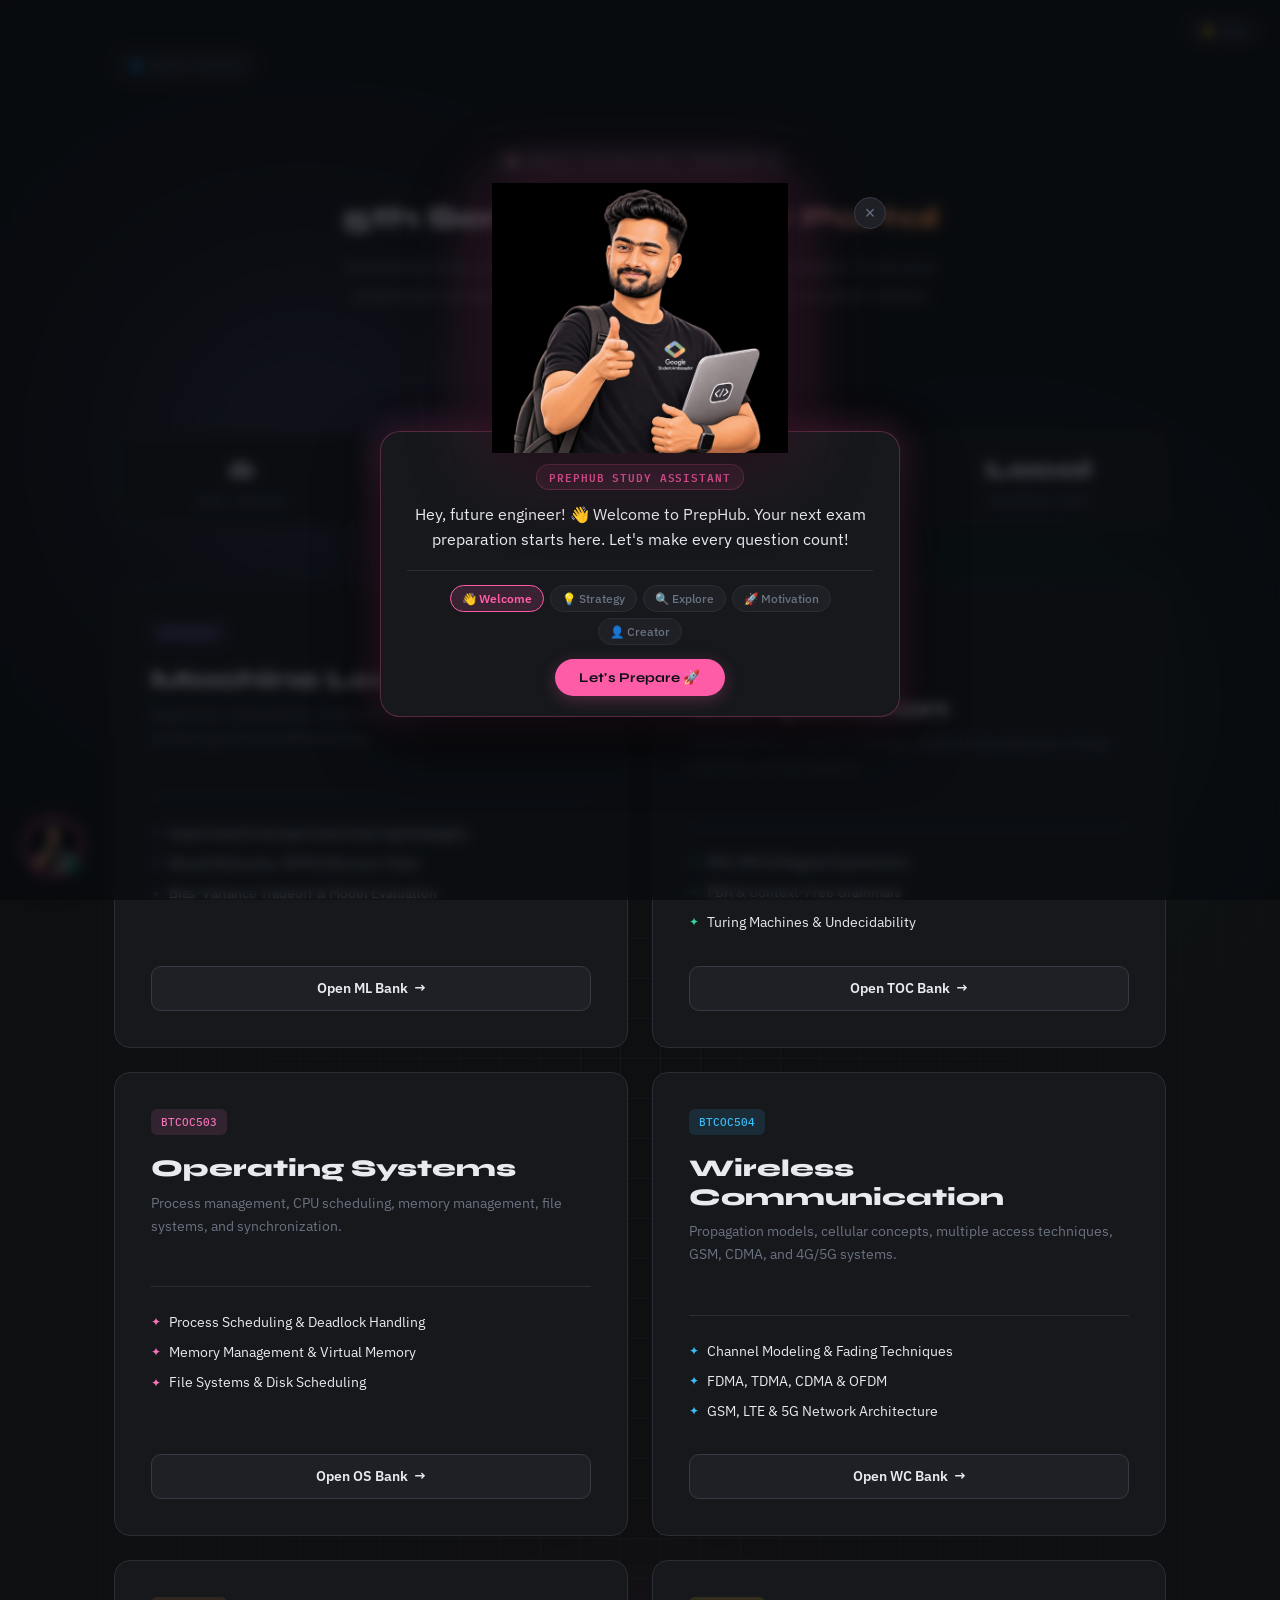
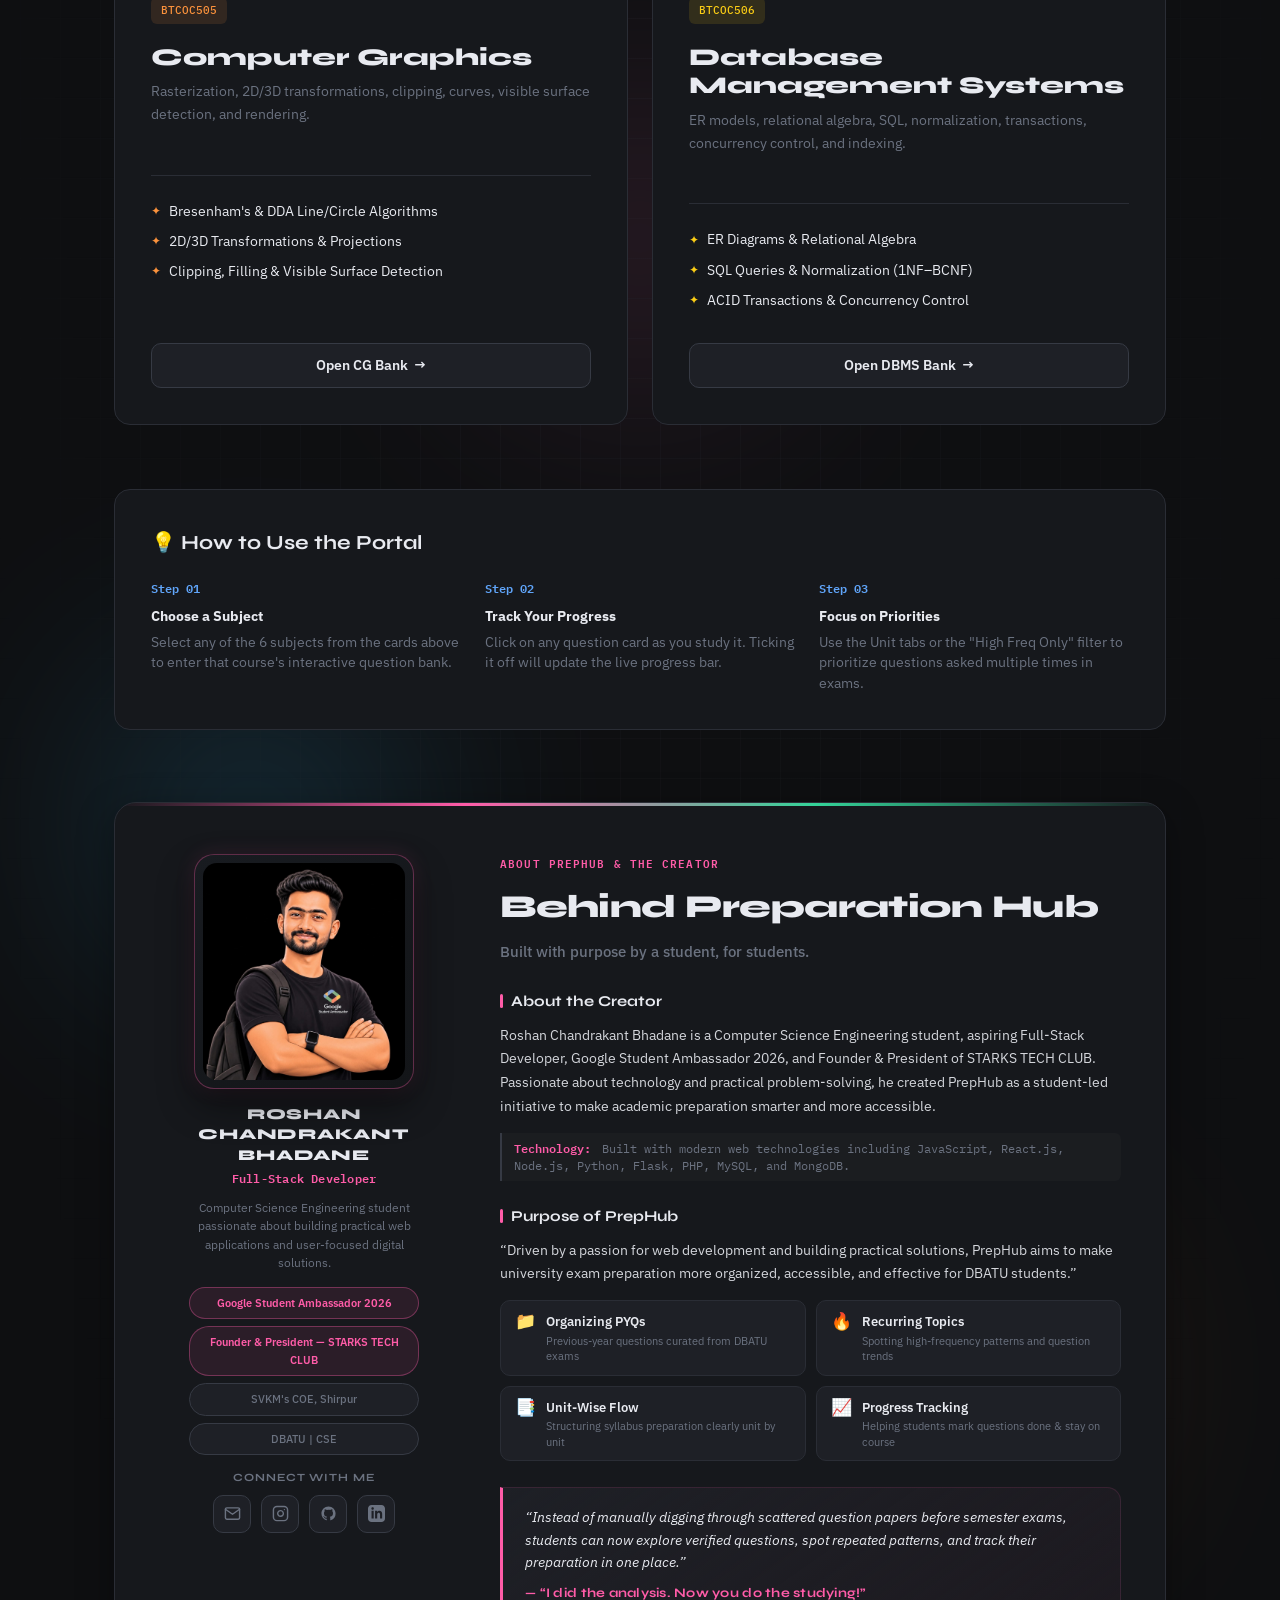
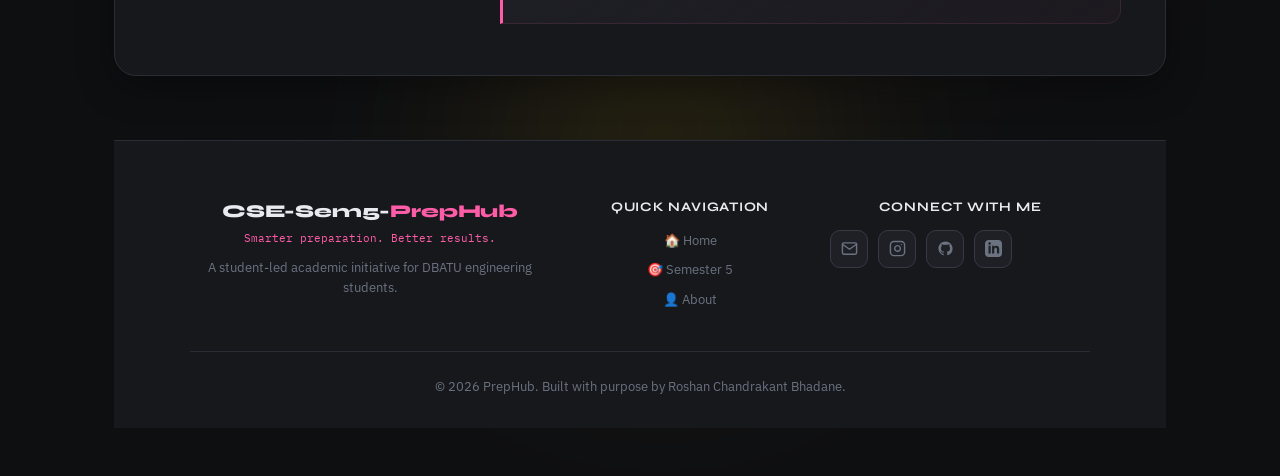
<file: index.html>
<!DOCTYPE html>
<html lang="en">
<head>
<meta charset="UTF-8">
<meta name="viewport" content="width=device-width, initial-scale=1.0">
<meta name="description" content="DBATU 5th Semester CSE Study Portal — Interactive PYQ banks for ML, TOC, OS, WC, CG and DBMS with frequency analysis and progress tracking.">
<title>DBATU – 5th Sem CSE Study Portal</title>
<link href="https://fonts.googleapis.com/css2?family=Syne:wght@400;600;700;800&family=IBM+Plex+Mono:wght@400;500&family=IBM+Plex+Sans:wght@300;400;500;600&display=swap" rel="stylesheet">
<link rel="stylesheet" href="assets/css/branding.css">
<link rel="stylesheet" href="assets/css/responsive.css">
<style>
  :root {
    --bg: #0e0f11;
    --surface: #16181c;
    --surface2: #1e2026;
    --border: #2a2d35;
    --border2: #363a44;
    --text: #e8eaf0;
    --muted: #6b7280;
    --faint: #3a3d47;

    --ml-color: #a78bfa;
    --ml-glow: rgba(167, 139, 250, 0.15);
    --toc-color: #34d399;
    --toc-glow: rgba(52, 211, 153, 0.15);
    --os-color: #f472b6;
    --os-glow: rgba(244, 114, 182, 0.15);
    --wc-color: #38bdf8;
    --wc-glow: rgba(56, 189, 248, 0.15);
    --cg-color: #fb923c;
    --cg-glow: rgba(251, 146, 60, 0.15);
    --dbms-color: #facc15;
    --dbms-glow: rgba(250, 204, 21, 0.15);
    --primary: #60a5fa;
  }

  * { box-sizing: border-box; margin: 0; padding: 0; }
  html { scroll-behavior: smooth; }

  body {
    background: var(--bg);
    color: var(--text);
    font-family: 'IBM Plex Sans', sans-serif;
    font-size: 15px;
    line-height: 1.65;
    min-height: 100vh;
    overflow-x: hidden;
    position: relative;
  }

  /* ─── GRID BACKGROUND ─── */
  body::before {
    content: '';
    position: absolute;
    top: 0; left: 0; right: 0; bottom: 0;
    background-image: 
      linear-gradient(rgba(42, 45, 53, 0.25) 1px, transparent 1px),
      linear-gradient(90deg, rgba(42, 45, 53, 0.25) 1px, transparent 1px);
    background-size: 40px 40px;
    background-position: center;
    mask-image: radial-gradient(ellipse at 50% 30%, black, transparent 80%);
    -webkit-mask-image: radial-gradient(ellipse at 50% 30%, black, transparent 80%);
    pointer-events: none;
    z-index: 1;
  }

  /* ─── DECORATIVE GLOWS ─── */
  .glow-orb {
    position: absolute;
    width: 300px;
    height: 300px;
    border-radius: 50%;
    filter: blur(120px);
    pointer-events: none;
    z-index: 0;
    opacity: 0.3;
  }
  #ml-orb {
    background: var(--ml-color);
    top: 8%;
    left: 12%;
  }
  #toc-orb {
    background: var(--toc-color);
    top: 15%;
    right: 10%;
    opacity: 0.2;
  }
  #os-orb {
    background: var(--os-color);
    top: 50%;
    left: 50%;
    transform: translate(-50%, -50%);
    opacity: 0.15;
  }
  #wc-orb {
    background: var(--wc-color);
    bottom: 30%;
    left: 8%;
    opacity: 0.2;
  }
  #cg-orb {
    background: var(--cg-color);
    bottom: 15%;
    right: 15%;
    opacity: 0.2;
  }
  #dbms-orb {
    background: var(--dbms-color);
    bottom: 5%;
    left: 40%;
    opacity: 0.15;
  }

  /* ─── CONTAINER ─── */
  .container {
    max-width: 1000px;
    margin: 0 auto;
    padding: 3rem 1.5rem;
    position: relative;
    z-index: 2;
  }

  /* ─── HEADER ─── */
  header {
    text-align: center;
    margin-bottom: 4rem;
  }
  .uni-badge {
    font-family: 'IBM Plex Mono', monospace;
    font-size: 11px;
    background: var(--surface2);
    border: 1px solid var(--border);
    color: var(--muted);
    padding: 5px 12px;
    border-radius: 20px;
    letter-spacing: .08em;
    display: inline-block;
    margin-bottom: 1.5rem;
    text-transform: uppercase;
    animation: fadeIn 0.8s ease;
  }
  h1 {
    font-family: 'Syne', sans-serif;
    font-size: clamp(28px, 6vw, 48px);
    font-weight: 800;
    letter-spacing: -.03em;
    color: var(--text);
    line-height: 1.1;
    margin-bottom: 1rem;
    animation: slideUp 0.8s cubic-bezier(0.16, 1, 0.3, 1);
  }
  h1 span {
    background: linear-gradient(135deg, var(--ml-color), var(--cg-color));
    -webkit-background-clip: text;
    background-clip: text;
    -webkit-text-fill-color: transparent;
    color: transparent;
  }
  header p {
    font-size: clamp(14px, 2vw, 17px);
    color: var(--muted);
    max-width: 620px;
    margin: 0 auto;
    animation: slideUp 0.9s cubic-bezier(0.16, 1, 0.3, 1);
  }

  /* ─── STATS DASHBOARD ─── */
  .stats-grid {
    display: grid;
    grid-template-columns: repeat(4, 1fr);
    gap: 12px;
    margin-bottom: 3.5rem;
    animation: slideUp 1s cubic-bezier(0.16, 1, 0.3, 1);
  }
  .stat-card {
    background: var(--surface);
    border: 1px solid var(--border);
    border-radius: 12px;
    padding: 1rem 1.25rem;
    text-align: center;
    transition: transform 0.2s ease, border-color 0.2s ease;
  }
  .stat-card:hover {
    border-color: var(--border2);
    transform: translateY(-2px);
  }
  .stat-val {
    font-family: 'Syne', sans-serif;
    font-size: 24px;
    font-weight: 800;
    color: var(--text);
    margin-bottom: 2px;
  }
  .stat-label {
    font-family: 'IBM Plex Mono', monospace;
    font-size: 11px;
    color: var(--muted);
    text-transform: uppercase;
    letter-spacing: 0.05em;
  }

  /* ─── PORTAL CARDS ─── */
  .portal-grid {
    display: grid;
    grid-template-columns: repeat(2, 1fr);
    gap: 1.5rem;
    margin-bottom: 4rem;
    animation: slideUp 1.1s cubic-bezier(0.16, 1, 0.3, 1);
  }
  
  .portal-card {
    background: var(--surface);
    border: 1px solid var(--border);
    border-radius: 16px;
    padding: 2.25rem;
    display: flex;
    flex-direction: column;
    position: relative;
    overflow: hidden;
    transition: all 0.3s cubic-bezier(0.16, 1, 0.3, 1);
    cursor: pointer;
    text-decoration: none;
    color: inherit;
  }

  .portal-card::before {
    content: '';
    position: absolute;
    top: 0; left: 0; width: 100%; height: 100%;
    background: radial-gradient(800px circle at var(--x, 50%) var(--y, 50%), var(--card-glow), transparent 40%);
    opacity: 0;
    transition: opacity 0.3s ease;
    pointer-events: none;
    z-index: 1;
  }

  .portal-card:hover::before {
    opacity: 1;
  }

  .portal-card:hover {
    border-color: var(--card-theme);
    transform: translateY(-4px);
    box-shadow: 0 12px 30px var(--card-glow-shadow);
  }

  .portal-card.ml {
    --card-theme: var(--ml-color);
    --card-glow: var(--ml-glow);
    --card-glow-shadow: rgba(167, 139, 250, 0.08);
  }
  .portal-card.toc {
    --card-theme: var(--toc-color);
    --card-glow: var(--toc-glow);
    --card-glow-shadow: rgba(52, 211, 153, 0.08);
  }
  .portal-card.os {
    --card-theme: var(--os-color);
    --card-glow: var(--os-glow);
    --card-glow-shadow: rgba(244, 114, 182, 0.08);
  }
  .portal-card.wc {
    --card-theme: var(--wc-color);
    --card-glow: var(--wc-glow);
    --card-glow-shadow: rgba(56, 189, 248, 0.08);
  }
  .portal-card.cg {
    --card-theme: var(--cg-color);
    --card-glow: var(--cg-glow);
    --card-glow-shadow: rgba(251, 146, 60, 0.08);
  }
  .portal-card.dbms {
    --card-theme: var(--dbms-color);
    --card-glow: var(--dbms-glow);
    --card-glow-shadow: rgba(250, 204, 21, 0.08);
  }

  .card-badge {
    align-self: flex-start;
    font-family: 'IBM Plex Mono', monospace;
    font-size: 11px;
    font-weight: 500;
    color: var(--card-theme);
    background: color-mix(in srgb, var(--card-theme) 12%, transparent);
    padding: 4px 10px;
    border-radius: 6px;
    margin-bottom: 1.25rem;
    z-index: 2;
  }

  .card-title {
    font-family: 'Syne', sans-serif;
    font-size: 24px;
    font-weight: 800;
    color: var(--text);
    margin-bottom: 0.5rem;
    line-height: 1.2;
    z-index: 2;
  }

  .card-desc {
    font-size: 14px;
    color: var(--muted);
    margin-bottom: 1.5rem;
    z-index: 2;
  }

  .card-divider {
    height: 1px;
    background: var(--border);
    margin: 1.5rem 0;
    z-index: 2;
  }

  .card-features {
    list-style: none;
    display: flex;
    flex-direction: column;
    gap: 8px;
    margin-bottom: 2rem;
    z-index: 2;
  }

  .card-feature {
    font-size: 13.5px;
    color: var(--text);
    display: flex;
    align-items: center;
    gap: 8px;
  }

  .card-feature::before {
    content: '✦';
    color: var(--card-theme);
    font-size: 12px;
  }

  .card-action {
    margin-top: auto;
    background: var(--surface2);
    border: 1px solid var(--border2);
    color: var(--text);
    text-align: center;
    padding: 10px 16px;
    border-radius: 10px;
    font-size: 14px;
    font-weight: 600;
    display: flex;
    align-items: center;
    justify-content: center;
    gap: 6px;
    transition: all 0.2s ease;
    z-index: 2;
  }

  .portal-card:hover .card-action {
    background: var(--card-theme);
    border-color: var(--card-theme);
    color: #000000;
  }

  /* ─── GUIDE SECTION ─── */
  .guide-section {
    background: var(--surface);
    border: 1px solid var(--border);
    border-radius: 16px;
    padding: 2.25rem;
    animation: slideUp 1.2s cubic-bezier(0.16, 1, 0.3, 1);
  }
  .guide-title {
    font-family: 'Syne', sans-serif;
    font-size: 20px;
    font-weight: 700;
    color: var(--text);
    margin-bottom: 1.25rem;
    display: flex;
    align-items: center;
    gap: 8px;
  }
  .guide-grid {
    display: grid;
    grid-template-columns: repeat(3, 1fr);
    gap: 1.5rem;
  }
  .guide-step {
    font-size: 13.5px;
  }
  .step-num {
    font-family: 'IBM Plex Mono', monospace;
    font-size: 12px;
    color: var(--primary);
    margin-bottom: 6px;
    display: block;
    font-weight: 600;
  }
  .guide-step h4 {
    font-size: 14px;
    color: var(--text);
    margin-bottom: 4px;
  }
  .guide-step p {
    color: var(--muted);
    line-height: 1.5;
  }

  /* ─── BACK LINK ─── */
  .back-link {
    display: inline-flex;
    align-items: center;
    gap: 6px;
    font-family: 'IBM Plex Mono', monospace;
    font-size: 12px;
    color: var(--muted);
    text-decoration: none;
    padding: 6px 14px;
    border: 1px solid var(--border);
    border-radius: 20px;
    background: var(--surface);
    margin-bottom: 2rem;
    transition: all 0.2s ease;
    animation: fadeIn 0.6s ease;
  }
  .back-link:hover {
    color: var(--text);
    border-color: var(--border2);
    background: var(--surface2);
  }

  /* ─── FOOTER ─── */
  footer {
    text-align: center;
    margin-top: 5rem;
    padding-top: 2rem;
    border-top: 1px solid var(--border);
    font-family: 'IBM Plex Mono', monospace;
    font-size: 12px;
    color: var(--muted);
  }

  /* ─── ANIMATIONS ─── */
  @keyframes fadeIn {
    from { opacity: 0; }
    to { opacity: 1; }
  }
  @keyframes slideUp {
    from { opacity: 0; transform: translateY(20px); }
    to { opacity: 1; transform: translateY(0); }
  }

  /* ─── RESPONSIVE ─── */
  @media (max-width: 900px) {
    .portal-grid {
      grid-template-columns: 1fr;
      gap: 1.5rem;
    }
  }
  @media (max-width: 768px) {
    .stats-grid {
      grid-template-columns: repeat(2, 1fr);
    }
    .guide-grid {
      grid-template-columns: 1fr;
      gap: 1.25rem;
    }
    .container {
      padding: 2rem 1rem;
    }
  }

  /* ─── LIGHT MODE ─── */
  html.light {
    --bg: #eceff6;
    --surface: #ffffff;
    --surface2: #f4f6fb;
    --border: rgba(0,0,0,0.07);
    --border2: rgba(0,0,0,0.13);
    --text: #0c0e15;
    --muted: #5c6880;
    --faint: #e0e4ef;
    --ml-glow: rgba(167,139,250,0.12);
    --toc-glow: rgba(52,211,153,0.12);
    --os-glow: rgba(244,114,182,0.12);
    --wc-glow: rgba(56,189,248,0.12);
    --cg-glow: rgba(251,146,60,0.12);
    --dbms-glow: rgba(250,204,21,0.12);
  }
  html.light body::before { opacity: 0.4; }
  html.light .glow-orb { opacity: 0.10; }
  html.light .stat-card {
    background: #ffffff;
    border-color: rgba(0,0,0,0.07);
    box-shadow: 0 1px 2px rgba(0,0,0,0.05), 0 2px 10px rgba(0,0,0,0.04);
  }
  html.light .stat-card:hover {
    border-color: rgba(0,0,0,0.12);
    box-shadow: 0 4px 14px rgba(0,0,0,0.09);
  }
  html.light .portal-card {
    background: #ffffff;
    border-color: rgba(0,0,0,0.07);
    box-shadow: 0 2px 4px rgba(0,0,0,0.06), 0 6px 22px rgba(0,0,0,0.05);
  }
  html.light .portal-card:hover {
    box-shadow: 0 8px 28px rgba(0,0,0,0.11), 0 2px 8px rgba(0,0,0,0.07);
  }
  html.light .card-divider { background: rgba(0,0,0,0.06); }
  html.light .card-action {
    background: #f0f3f9;
    border-color: rgba(0,0,0,0.10);
    color: #0c0e15;
  }
  html.light .guide-section {
    background: #ffffff;
    border-color: rgba(0,0,0,0.07);
    box-shadow: 0 1px 3px rgba(0,0,0,0.06), 0 4px 18px rgba(0,0,0,0.05);
  }
  html.light footer { border-top-color: rgba(0,0,0,0.08); }
  html.light .back-link {
    background: #ffffff;
    border-color: rgba(0,0,0,0.10);
  }

  /* ─── FLOATING THEME TOGGLE ─── */
  .theme-toggle-float {
    position: fixed;
    top: 16px;
    right: 20px;
    z-index: 999;
    background: var(--surface);
    border: 1px solid var(--border2);
    color: var(--muted);
    padding: 6px 14px;
    border-radius: 20px;
    font-size: 12px;
    cursor: pointer;
    transition: all .15s ease;
    font-family: 'IBM Plex Sans', sans-serif;
    display: inline-flex;
    align-items: center;
    gap: 5px;
    box-shadow: 0 2px 12px rgba(0,0,0,.2);
    white-space: nowrap;
  }
  .theme-toggle-float:hover { background: var(--faint); color: var(--text); border-color: var(--border2); }
</style>
</head>
<body>

<div class="glow-orb" id="ml-orb"></div>
<div class="glow-orb" id="toc-orb"></div>
<div class="glow-orb" id="os-orb"></div>
<div class="glow-orb" id="wc-orb"></div>
<div class="glow-orb" id="cg-orb"></div>
<div class="glow-orb" id="dbms-orb"></div>

<button class="theme-toggle-float" id="theme-toggle-btn" onclick="toggleTheme()">☀️ Light</button>

<div class="container">
  <a href="#about" class="back-link">👤 About Creator</a>

  <!-- ─── HEADER ─── -->
  <header>
    <div class="uni-badge">📚 DBATU · B.Tech CSE · Semester 5</div>
    <h1>5th Semester <span>Study Portal</span></h1>
    <p>Interactive study portals for all DBATU 5th Semester CSE subjects. Track your preparation progress, analyze repeat frequency, and focus on what matters most.</p>
  </header>

  <!-- ─── STATS DASHBOARD ─── -->
  <div class="stats-grid">
    <div class="stat-card">
      <div class="stat-val">6</div>
      <div class="stat-label">Core Courses</div>
    </div>
    <div class="stat-card">
      <div class="stat-val">5th</div>
      <div class="stat-label">Semester</div>
    </div>
    <div class="stat-card">
      <div class="stat-val">30</div>
      <div class="stat-label">Study Units</div>
    </div>
    <div class="stat-card">
      <div class="stat-val">Local</div>
      <div class="stat-label">Progress Save</div>
    </div>
  </div>

  <!-- ─── PORTAL CARDS ─── -->
  <div class="portal-grid">
    <!-- Machine Learning Card -->
    <a href="ml.html" class="portal-card ml" id="card-ml">
      <span class="card-badge">BTCOC501</span>
      <h3 class="card-title">Machine Learning</h3>
      <p class="card-desc">Regression, classification, neural networks, SVMs, decision trees, clustering, and ensemble methods.</p>
      
      <div class="card-divider"></div>
      
      <ul class="card-features">
        <li class="card-feature">Supervised & Unsupervised Learning Paradigms</li>
        <li class="card-feature">Neural Networks, SVM & Decision Trees</li>
        <li class="card-feature">Bias-Variance Tradeoff & Model Evaluation</li>
      </ul>
      
      <div class="card-action">
        Open ML Bank
        <span class="arrow">→</span>
      </div>
    </a>

    <!-- Theory of Computation Card -->
    <a href="toc.html" class="portal-card toc" id="card-toc">
      <span class="card-badge">BTCOC502</span>
      <h3 class="card-title">Theory of Computation</h3>
      <p class="card-desc">Automata theory, regular languages, context-free grammars, Turing machines, and decidability.</p>
      
      <div class="card-divider"></div>
      
      <ul class="card-features">
        <li class="card-feature">DFA, NFA & Regular Expressions</li>
        <li class="card-feature">PDA & Context-Free Grammars</li>
        <li class="card-feature">Turing Machines & Undecidability</li>
      </ul>
      
      <div class="card-action">
        Open TOC Bank
        <span class="arrow">→</span>
      </div>
    </a>

    <!-- Operating System Card -->
    <a href="os.html" class="portal-card os" id="card-os">
      <span class="card-badge">BTCOC503</span>
      <h3 class="card-title">Operating Systems</h3>
      <p class="card-desc">Process management, CPU scheduling, memory management, file systems, and synchronization.</p>
      
      <div class="card-divider"></div>
      
      <ul class="card-features">
        <li class="card-feature">Process Scheduling & Deadlock Handling</li>
        <li class="card-feature">Memory Management & Virtual Memory</li>
        <li class="card-feature">File Systems & Disk Scheduling</li>
      </ul>
      
      <div class="card-action">
        Open OS Bank
        <span class="arrow">→</span>
      </div>
    </a>

    <!-- Wireless Communication Card -->
    <a href="wc.html" class="portal-card wc" id="card-wc">
      <span class="card-badge">BTCOC504</span>
      <h3 class="card-title">Wireless Communication</h3>
      <p class="card-desc">Propagation models, cellular concepts, multiple access techniques, GSM, CDMA, and 4G/5G systems.</p>
      
      <div class="card-divider"></div>
      
      <ul class="card-features">
        <li class="card-feature">Channel Modeling & Fading Techniques</li>
        <li class="card-feature">FDMA, TDMA, CDMA & OFDM</li>
        <li class="card-feature">GSM, LTE & 5G Network Architecture</li>
      </ul>
      
      <div class="card-action">
        Open WC Bank
        <span class="arrow">→</span>
      </div>
    </a>

    <!-- Computer Graphics Card -->
    <a href="cg.html" class="portal-card cg" id="card-cg">
      <span class="card-badge">BTCOC505</span>
      <h3 class="card-title">Computer Graphics</h3>
      <p class="card-desc">Rasterization, 2D/3D transformations, clipping, curves, visible surface detection, and rendering.</p>
      
      <div class="card-divider"></div>
      
      <ul class="card-features">
        <li class="card-feature">Bresenham's & DDA Line/Circle Algorithms</li>
        <li class="card-feature">2D/3D Transformations & Projections</li>
        <li class="card-feature">Clipping, Filling & Visible Surface Detection</li>
      </ul>
      
      <div class="card-action">
        Open CG Bank
        <span class="arrow">→</span>
      </div>
    </a>

    <!-- Database Management System Card -->
    <a href="dbms.html" class="portal-card dbms" id="card-dbms">
      <span class="card-badge">BTCOC506</span>
      <h3 class="card-title">Database Management Systems</h3>
      <p class="card-desc">ER models, relational algebra, SQL, normalization, transactions, concurrency control, and indexing.</p>
      
      <div class="card-divider"></div>
      
      <ul class="card-features">
        <li class="card-feature">ER Diagrams & Relational Algebra</li>
        <li class="card-feature">SQL Queries & Normalization (1NF–BCNF)</li>
        <li class="card-feature">ACID Transactions & Concurrency Control</li>
      </ul>
      
      <div class="card-action">
        Open DBMS Bank
        <span class="arrow">→</span>
      </div>
    </a>
  </div>

  <!-- ─── GUIDE SECTION ─── -->
  <div class="guide-section">
    <h3 class="guide-title">💡 How to Use the Portal</h3>
    <div class="guide-grid">
      <div class="guide-step">
        <span class="step-num">Step 01</span>
        <h4>Choose a Subject</h4>
        <p>Select any of the 6 subjects from the cards above to enter that course's interactive question bank.</p>
      </div>
      <div class="guide-step">
        <span class="step-num">Step 02</span>
        <h4>Track Your Progress</h4>
        <p>Click on any question card as you study it. Ticking it off will update the live progress bar.</p>
      </div>
      <div class="guide-step">
        <span class="step-num">Step 03</span>
        <h4>Focus on Priorities</h4>
        <p>Use the Unit tabs or the "High Freq Only" filter to prioritize questions asked multiple times in exams.</p>
      </div>
    </div>
  </div>

  <!-- ─── ABOUT SECTION & CREATOR PROFILE ─── -->
  <section class="about-section" id="about">
    <div class="about-grid">
      <!-- Left Column: Creator Identity -->
      <div class="about-visual-column">
        <div class="about-avatar-card">
          <img src="assets/avatars/avatar-about.png" alt="Roshan Chandrakant Bhadane — Creator of PrepHub" class="about-avatar-img">
        </div>
        <div class="about-creator-name">ROSHAN CHANDRAKANT BHADANE</div>
        <div class="about-creator-role">Full-Stack Developer</div>
        <p class="about-creator-bio">Computer Science Engineering student passionate about building practical web applications and user-focused digital solutions.</p>

        <div class="about-credentials-badges">
          <span class="cred-badge highlight">Google Student Ambassador 2026</span>
          <span class="cred-badge highlight">Founder &amp; President — STARKS TECH CLUB</span>
          <span class="cred-badge">SVKM's COE, Shirpur</span>
          <span class="cred-badge">DBATU | CSE</span>
        </div>

        <!-- Connect with Me -->
        <div class="about-connect">
          <div class="about-connect-title">Connect with Me</div>
          <div class="social-links-row" data-social-group="about">
            <a href="mailto:bhadaneroshan27@gmail.com" class="social-icon-btn" aria-label="Send Email to Roshan" title="Email: bhadaneroshan27@gmail.com">
              <svg class="social-svg" viewBox="0 0 24 24" width="18" height="18" fill="none" stroke="currentColor" stroke-width="2" stroke-linecap="round" stroke-linejoin="round" aria-hidden="true">
                <path d="M4 4h16c1.1 0 2 .9 2 2v12c0 1.1-.9 2-2 2H4c-1.1 0-2-.9-2-2V6c0-1.1.9-2 2-2z"></path>
                <polyline points="22,6 12,13 2,6"></polyline>
              </svg>
            </a>
            <a href="https://www.instagram.com/roshan_bhadane_27/" target="_blank" rel="noopener noreferrer" class="social-icon-btn" aria-label="Roshan on Instagram" title="Instagram: @roshan_bhadane_27">
              <svg class="social-svg" viewBox="0 0 24 24" width="18" height="18" fill="none" stroke="currentColor" stroke-width="2" stroke-linecap="round" stroke-linejoin="round" aria-hidden="true">
                <rect x="2" y="2" width="20" height="20" rx="5" ry="5"></rect>
                <path d="M16 11.37A4 4 0 1 1 12.63 8 4 4 0 0 1 16 11.37z"></path>
                <line x1="17.5" y1="6.5" x2="17.51" y2="6.5"></line>
              </svg>
            </a>
            <a href="https://github.com/Roshan-Bhadane" target="_blank" rel="noopener noreferrer" class="social-icon-btn" aria-label="Roshan on GitHub" title="GitHub: @Roshan-Bhadane">
              <svg class="social-svg" viewBox="0 0 24 24" width="18" height="18" fill="currentColor" aria-hidden="true">
                <path fill-rule="evenodd" clip-rule="evenodd" d="M12 2C6.477 2 2 6.484 2 12.017c0 4.425 2.865 8.18 6.839 9.504.5.092.682-.217.682-.483 0-.237-.008-.868-.013-1.703-2.782.605-3.369-1.343-3.369-1.343-.454-1.158-1.11-1.466-1.11-1.466-.908-.62.069-.608.069-.608 1.003.07 1.53 1.032 1.53 1.032.892 1.53 2.341 1.088 2.91.832.092-.647.35-1.088.636-1.338-2.22-.253-4.555-1.113-4.555-4.951 0-1.093.39-1.988 1.029-2.688-.103-.253-.446-1.272.098-2.65 0 0 .84-.27 2.75 1.026A9.564 9.564 0 0112 6.844c.85.004 1.705.115 2.504.337 1.909-1.296 2.747-1.027 2.747-1.027.546 1.379.202 2.398.1 2.651.64.7 1.028 1.595 1.028 2.688 0 3.848-2.339 4.695-4.566 4.943.359.309.678.92.678 1.855 0 1.338-.012 2.419-.012 2.747 0 .268.18.58.688.482A10.019 10.019 0 0022 12.017C22 6.484 17.522 2 12 2z"></path>
              </svg>
            </a>
            <!-- Configurable LinkedIn profile URL -->
            <a href="https://www.linkedin.com/in/roshan-bhadane/" target="_blank" rel="noopener noreferrer" class="social-icon-btn" aria-label="Roshan on LinkedIn" title="LinkedIn: Roshan Bhadane">
              <svg class="social-svg" viewBox="0 0 24 24" width="18" height="18" fill="currentColor" aria-hidden="true">
                <path d="M19 0h-14c-2.761 0-5 2.239-5 5v14c0 2.761 2.239 5 5 5h14c2.762 0 5-2.239 5-5v-14c0-2.761-2.238-5-5-5zm-11 19h-3v-11h3v11zm-1.5-12.268c-.966 0-1.75-.79-1.75-1.764s.784-1.764 1.75-1.764 1.75.79 1.75 1.764-.783 1.764-1.75 1.764zm13.5 12.268h-3v-5.604c0-3.368-4-3.113-4 0v5.604h-3v-11h3v1.765c1.396-2.586 7-2.777 7 2.476v6.759z"/>
              </svg>
            </a>
          </div>
        </div>
      </div>

      <!-- Right Column: Behind Preparation Hub -->
      <div class="about-content-column">
        <div class="about-eyebrow">ABOUT PREPHUB &amp; THE CREATOR</div>
        <h2 class="about-title">Behind Preparation Hub</h2>
        <div class="about-subtitle">Built with purpose by a student, for students.</div>

        <!-- Section 1 — About the Creator -->
        <div class="about-block">
          <div class="about-block-title">About the Creator</div>
          <p class="about-text">
            Roshan Chandrakant Bhadane is a Computer Science Engineering student, aspiring Full-Stack Developer, Google Student Ambassador 2026, and Founder &amp; President of STARKS TECH CLUB. Passionate about technology and practical problem-solving, he created PrepHub as a student-led initiative to make academic preparation smarter and more accessible.
          </p>
          <div class="about-tech-line">
            <span class="tech-label">Technology:</span> Built with modern web technologies including JavaScript, React.js, Node.js, Python, Flask, PHP, MySQL, and MongoDB.
          </div>
        </div>

        <!-- Section 2 — Purpose of PrepHub -->
        <div class="about-block">
          <div class="about-block-title">Purpose of PrepHub</div>
          <p class="about-text">
            &ldquo;Driven by a passion for web development and building practical solutions, PrepHub aims to make university exam preparation more organized, accessible, and effective for DBATU students.&rdquo;
          </p>
          <div class="about-purpose-grid">
            <div class="about-purpose-card">
              <span class="about-purpose-icon">📁</span>
              <div class="about-purpose-info">
                <strong>Organizing PYQs</strong>
                <span>Previous-year questions curated from DBATU exams</span>
              </div>
            </div>
            <div class="about-purpose-card">
              <span class="about-purpose-icon">🔥</span>
              <div class="about-purpose-info">
                <strong>Recurring Topics</strong>
                <span>Spotting high-frequency patterns and question trends</span>
              </div>
            </div>
            <div class="about-purpose-card">
              <span class="about-purpose-icon">📑</span>
              <div class="about-purpose-info">
                <strong>Unit-Wise Flow</strong>
                <span>Structuring syllabus preparation clearly unit by unit</span>
              </div>
            </div>
            <div class="about-purpose-card">
              <span class="about-purpose-icon">📈</span>
              <div class="about-purpose-info">
                <strong>Progress Tracking</strong>
                <span>Helping students mark questions done &amp; stay on course</span>
              </div>
            </div>
          </div>
        </div>

        <!-- Section 3 — Signature Statement -->
        <div class="about-quote-box">
          <p class="about-quote-text">
            &ldquo;Instead of manually digging through scattered question papers before semester exams, students can now explore verified questions, spot repeated patterns, and track their preparation in one place.&rdquo;
          </p>
          <div class="about-signature-line">&mdash; &ldquo;I did the analysis. Now you do the studying!&rdquo;</div>
        </div>
      </div>
    </div>
  </section>

  <!-- ─── UNIFIED WEBSITE FOOTER ─── -->
  <footer class="site-footer">
    <div class="footer-inner">
      <div class="footer-grid">
        <!-- Left: PrepHub Identity -->
        <div class="footer-col footer-col-brand">
          <div class="footer-brand-title">CSE-Sem5-<span>PrepHub</span></div>
          <span class="footer-tagline">Smarter preparation. Better results.</span>
          <p class="footer-desc">
            A student-led academic initiative for DBATU engineering students.
          </p>
        </div>

        <!-- Center: Quick Navigation -->
        <div class="footer-col footer-col-nav">
          <h4 class="footer-col-title">Quick Navigation</h4>
          <ul class="footer-links">
            <li><a href="index.html">🏠 Home</a></li>
            <li><a href="index.html">🎯 Semester 5</a></li>
            <li><a href="index.html#about">👤 About</a></li>
          </ul>
        </div>

        <!-- Right: Connect with Me -->
        <div class="footer-col footer-col-connect">
          <h4 class="footer-col-title">Connect with Me</h4>
          <div class="social-links-row" data-social-group="footer">
            <a href="mailto:bhadaneroshan27@gmail.com" class="social-icon-btn" aria-label="Send Email to Roshan" title="Email: bhadaneroshan27@gmail.com">
              <svg class="social-svg" viewBox="0 0 24 24" width="18" height="18" fill="none" stroke="currentColor" stroke-width="2" stroke-linecap="round" stroke-linejoin="round" aria-hidden="true">
                <path d="M4 4h16c1.1 0 2 .9 2 2v12c0 1.1-.9 2-2 2H4c-1.1 0-2-.9-2-2V6c0-1.1.9-2 2-2z"></path>
                <polyline points="22,6 12,13 2,6"></polyline>
              </svg>
            </a>
            <a href="https://www.instagram.com/roshan_bhadane_27/" target="_blank" rel="noopener noreferrer" class="social-icon-btn" aria-label="Roshan on Instagram" title="Instagram: @roshan_bhadane_27">
              <svg class="social-svg" viewBox="0 0 24 24" width="18" height="18" fill="none" stroke="currentColor" stroke-width="2" stroke-linecap="round" stroke-linejoin="round" aria-hidden="true">
                <rect x="2" y="2" width="20" height="20" rx="5" ry="5"></rect>
                <path d="M16 11.37A4 4 0 1 1 12.63 8 4 4 0 0 1 16 11.37z"></path>
                <line x1="17.5" y1="6.5" x2="17.51" y2="6.5"></line>
              </svg>
            </a>
            <a href="https://github.com/Roshan-Bhadane" target="_blank" rel="noopener noreferrer" class="social-icon-btn" aria-label="Roshan on GitHub" title="GitHub: @Roshan-Bhadane">
              <svg class="social-svg" viewBox="0 0 24 24" width="18" height="18" fill="currentColor" aria-hidden="true">
                <path fill-rule="evenodd" clip-rule="evenodd" d="M12 2C6.477 2 2 6.484 2 12.017c0 4.425 2.865 8.18 6.839 9.504.5.092.682-.217.682-.483 0-.237-.008-.868-.013-1.703-2.782.605-3.369-1.343-3.369-1.343-.454-1.158-1.11-1.466-1.11-1.466-.908-.62.069-.608.069-.608 1.003.07 1.53 1.032 1.53 1.032.892 1.53 2.341 1.088 2.91.832.092-.647.35-1.088.636-1.338-2.22-.253-4.555-1.113-4.555-4.951 0-1.093.39-1.988 1.029-2.688-.103-.253-.446-1.272.098-2.65 0 0 .84-.27 2.75 1.026A9.564 9.564 0 0112 6.844c.85.004 1.705.115 2.504.337 1.909-1.296 2.747-1.027 2.747-1.027.546 1.379.202 2.398.1 2.651.64.7 1.028 1.595 1.028 2.688 0 3.848-2.339 4.695-4.566 4.943.359.309.678.92.678 1.855 0 1.338-.012 2.419-.012 2.747 0 .268.18.58.688.482A10.019 10.019 0 0022 12.017C22 6.484 17.522 2 12 2z"></path>
              </svg>
            </a>
            <!-- Configurable LinkedIn profile URL -->
            <a href="https://www.linkedin.com/in/roshan-bhadane/" target="_blank" rel="noopener noreferrer" class="social-icon-btn" aria-label="Roshan on LinkedIn" title="LinkedIn: Roshan Bhadane">
              <svg class="social-svg" viewBox="0 0 24 24" width="18" height="18" fill="currentColor" aria-hidden="true">
                <path d="M19 0h-14c-2.761 0-5 2.239-5 5v14c0 2.761 2.239 5 5 5h14c2.762 0 5-2.239 5-5v-14c0-2.761-2.238-5-5-5zm-11 19h-3v-11h3v11zm-1.5-12.268c-.966 0-1.75-.79-1.75-1.764s.784-1.764 1.75-1.764 1.75.79 1.75 1.764-.783 1.764-1.75 1.764zm13.5 12.268h-3v-5.604c0-3.368-4-3.113-4 0v5.604h-3v-11h3v1.765c1.396-2.586 7-2.777 7 2.476v6.759z"/>
              </svg>
            </a>
          </div>
        </div>
      </div>

      <!-- Bottom Bar -->
      <div class="footer-bottom">
        <div>&copy; <span class="copyright-year">2026</span> PrepHub. Built with purpose by Roshan Chandrakant Bhadane.</div>
      </div>
    </div>
  </footer>
</div>

<script>
// ─── THEME ───
(function() {
  if (localStorage.getItem('theme') === 'light') {
    document.documentElement.classList.add('light');
  }
})();
function toggleTheme() {
  const isLight = document.documentElement.classList.toggle('light');
  localStorage.setItem('theme', isLight ? 'light' : 'dark');
  const btn = document.getElementById('theme-toggle-btn');
  if (btn) btn.innerHTML = isLight ? '🌙 Dark' : '☀️ Light';
}
function initToggleIcon() {
  const btn = document.getElementById('theme-toggle-btn');
  if (btn && document.documentElement.classList.contains('light')) btn.innerHTML = '🌙 Dark';
}
initToggleIcon();

  // Add hover interactive spotlight effect to cards
  const cards = document.querySelectorAll('.portal-card');
  cards.forEach(card => {
    card.addEventListener('mousemove', e => {
      const rect = card.getBoundingClientRect();
      const x = e.clientX - rect.left;
      const y = e.clientY - rect.top;
      card.style.setProperty('--x', `${x}px`);
      card.style.setProperty('--y', `${y}px`);
    });
  });
</script>

<script src="assets/js/branding.js" defer></script>
</body>
</html>
</file>
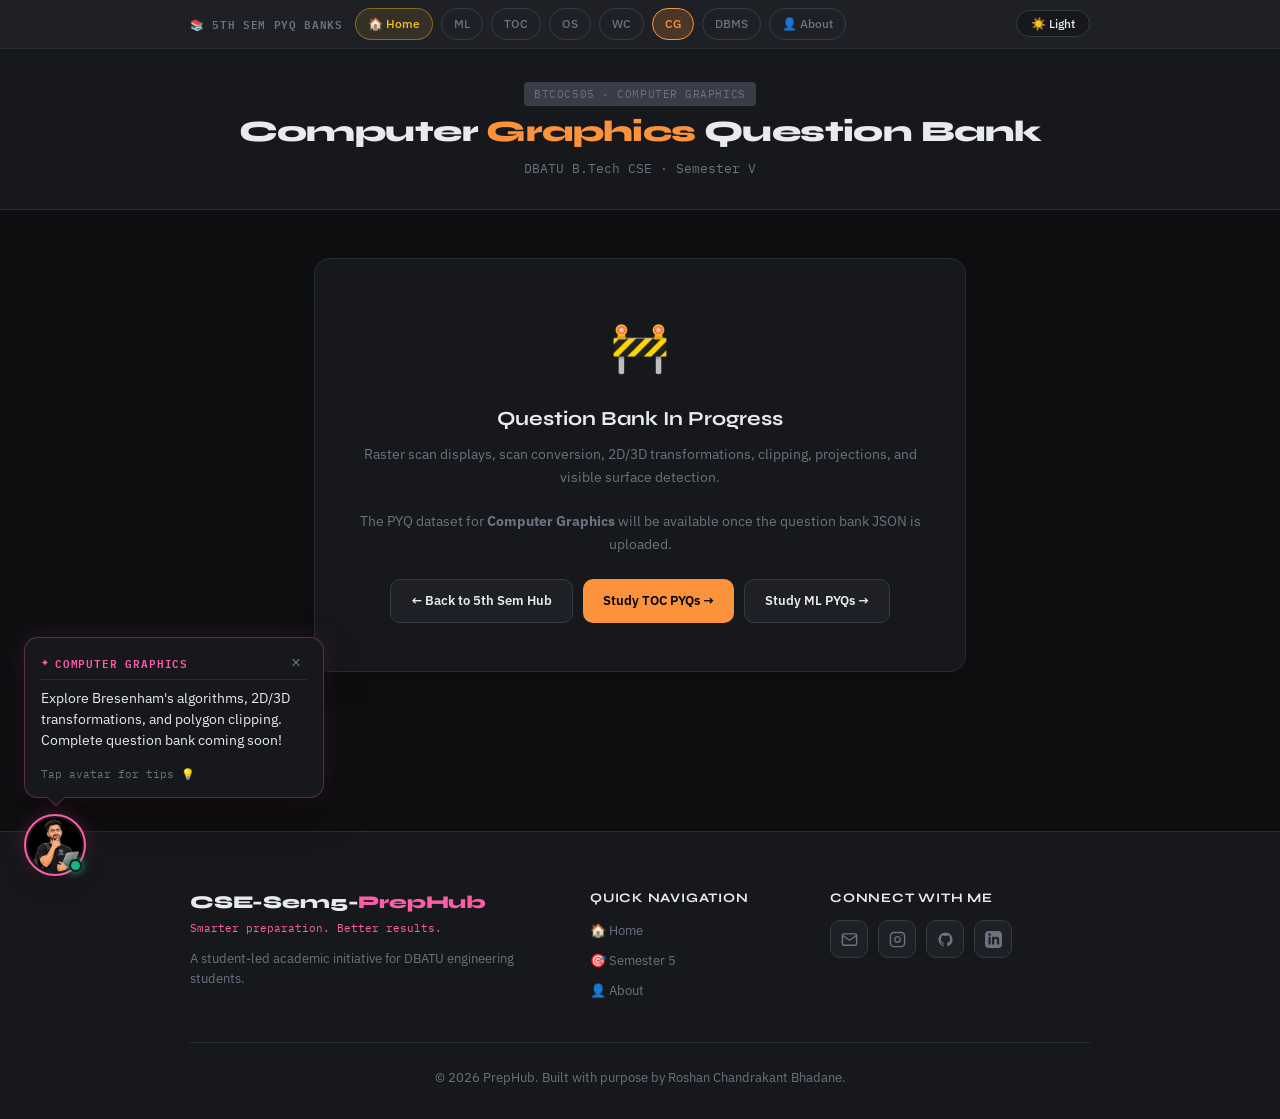
<file: cg.html>
<!DOCTYPE html>
<html lang="en">
<head>
<meta charset="UTF-8">
<meta name="viewport" content="width=device-width, initial-scale=1.0">
<title>Computer Graphics Question Bank – DBATU</title>
<link href="https://fonts.googleapis.com/css2?family=Syne:wght@400;600;700;800&family=IBM+Plex+Mono:wght@400;500&family=IBM+Plex+Sans:wght@300;400;500;600&display=swap" rel="stylesheet">
<link rel="stylesheet" href="assets/css/branding.css">
<link rel="stylesheet" href="assets/css/responsive.css">
<style>
  :root {
    --bg: #0e0f11;
    --surface: #16181c;
    --surface2: #1e2026;
    --border: #2a2d35;
    --border2: #363a44;
    --text: #e8eaf0;
    --muted: #6b7280;
    --faint: #3a3d47;
    --primary: #fb923c;
    --primary-glow: color-mix(in srgb, #fb923c 15%, transparent);
  }
  * { box-sizing: border-box; margin: 0; padding: 0; }
  html { scroll-behavior: smooth; }
  body {
    background: var(--bg); color: var(--text);
    font-family: 'IBM Plex Sans', sans-serif;
    font-size: 15px; line-height: 1.65; min-height: 100vh;
  }
  .nav-bar {
    background: var(--surface2); border-bottom: 1px solid var(--border);
    padding: 8px 1.5rem; display: flex; align-items: center; gap: 8px;
    position: sticky; top: 0; z-index: 101; backdrop-filter: blur(12px);
  }
  .nav-bar-inner { max-width: 900px; margin: 0 auto; width: 100%; display: flex; align-items: center; gap: 8px; flex-wrap: wrap; }
  .nav-label {
    font-family: 'IBM Plex Mono', monospace; font-size: 11px; color: var(--muted);
    letter-spacing: .06em; text-transform: uppercase; margin-right: 4px;
  }
  .nav-btn {
    display: inline-flex; align-items: center; gap: 6px; padding: 5px 14px;
    border-radius: 20px; font-size: 12px; font-weight: 500;
    font-family: 'IBM Plex Sans', sans-serif; cursor: pointer;
    border: 1px solid var(--border2); background: transparent;
    color: var(--muted); transition: all .15s ease; text-decoration: none;
  }
  .nav-btn:hover { background: var(--faint); color: var(--text); border-color: var(--primary); }
  .nav-btn.active { background: color-mix(in srgb, var(--primary) 20%, transparent); color: var(--primary); border-color: var(--primary); }
  .nav-btn.go-home {
    background: color-mix(in srgb, #fbbf24 10%, transparent);
    color: #fbbf24; border-color: color-mix(in srgb, #fbbf24 40%, transparent);
  }
  .nav-btn.go-home:hover {
    background: color-mix(in srgb, #fbbf24 20%, transparent);
    color: var(--text); border-color: #fbbf24;
  }
  .theme-toggle {
    margin-left: auto; display: inline-flex; align-items: center; gap: 6px;
    padding: 5px 14px; border-radius: 20px; font-size: 12px; font-weight: 500;
    font-family: 'IBM Plex Sans', sans-serif; cursor: pointer;
    border: 1px solid var(--border2); background: var(--surface); color: var(--text);
    transition: all .15s ease;
  }
  .theme-toggle:hover { border-color: var(--primary); }
  header {
    background: var(--surface); border-bottom: 1px solid var(--border);
    padding: 2.5rem 1.5rem 2rem;
  }
  .header-inner { max-width: 900px; margin: 0 auto; text-align: center; }
  .course-badge {
    font-family: 'IBM Plex Mono', monospace; font-size: 11px;
    background: var(--faint); color: var(--muted); padding: 3px 10px;
    border-radius: 4px; letter-spacing: .05em; display: inline-block; margin-bottom: 8px;
  }
  h1 { font-family: 'Syne', sans-serif; font-size: clamp(22px, 4vw, 32px); font-weight: 800; letter-spacing: -.02em; color: var(--text); line-height: 1.2; }
  h1 span { color: var(--primary); }
  .header-meta { font-size: 13px; color: var(--muted); margin-top: 8px; font-family: 'IBM Plex Mono', monospace; }
  main { max-width: 700px; margin: 3rem auto; padding: 0 1.5rem; text-align: center; }
  .coming-card {
    background: var(--surface); border: 1px solid var(--border); border-radius: 16px;
    padding: 3rem 2rem; box-shadow: 0 8px 32px rgba(0,0,0,0.2);
  }
  .coming-icon { font-size: 48px; margin-bottom: 1rem; }
  .coming-title { font-family: 'Syne', sans-serif; font-size: 20px; font-weight: 700; margin-bottom: 8px; color: var(--text); }
  .coming-desc { font-size: 14px; color: var(--muted); line-height: 1.6; margin-bottom: 1.5rem; }
  .coming-actions { display: flex; justify-content: center; gap: 10px; flex-wrap: wrap; }
  .coming-btn {
    display: inline-flex; align-items: center; gap: 8px; padding: 10px 20px;
    border-radius: 10px; font-size: 13px; font-weight: 600; text-decoration: none;
    transition: all .2s; font-family: 'IBM Plex Sans', sans-serif;
  }
  .btn-primary { background: var(--primary); color: #000; }
  .btn-primary:hover { opacity: .9; transform: translateY(-1px); }
  .btn-secondary { background: var(--surface2); color: var(--text); border: 1px solid var(--border2); }
  .btn-secondary:hover { background: var(--faint); }
  html.light {
    --bg: #eceff6; --surface: #ffffff; --surface2: #f4f6fb;
    --border: rgba(0,0,0,0.07); --border2: rgba(0,0,0,0.13);
    --text: #0c0e15; --muted: #5c6880; --faint: #e0e4ef;
  }
  html.light .nav-bar { background: rgba(255,255,255,0.88); border-bottom-color: rgba(0,0,0,0.07); }
  html.light header { background: #ffffff; border-bottom-color: rgba(0,0,0,0.07); }
  html.light .coming-card { background: #ffffff; border-color: rgba(0,0,0,0.07); box-shadow: 0 4px 20px rgba(0,0,0,0.06); }
</style>
</head>
<body>

<nav class="nav-bar">
  <div class="nav-bar-inner">
    <span class="nav-label">📚 5th Sem PYQ Banks</span>
    <a class="nav-btn go-home" href="index.html">🏠 Home</a>
    <a class="nav-btn" href="ml.html">ML</a>
    <a class="nav-btn" href="toc.html">TOC</a>
    <a class="nav-btn " href="os.html">OS</a>
    <a class="nav-btn " href="wc.html">WC</a>
    <a class="nav-btn active" href="cg.html">CG</a>
    <a class="nav-btn" href="dbms.html">DBMS</a>
    <a class="nav-btn" href="index.html#about" title="About Preparation Hub &amp; Creator">👤 About</a>
    <button class="theme-toggle" id="theme-toggle-btn" onclick="toggleTheme()">☀️ Light</button>
  </div>
</nav>

<header>
  <div class="header-inner">
    <span class="course-badge">BTCOC505 · COMPUTER GRAPHICS</span>
    <h1>Computer <span>Graphics</span> Question Bank</h1>
    <div class="header-meta">DBATU B.Tech CSE · Semester V</div>
  </div>
</header>

<main>
  <div class="coming-card">
    <div class="coming-icon">🚧</div>
    <div class="coming-title">Question Bank In Progress</div>
    <div class="coming-desc">
      Raster scan displays, scan conversion, 2D/3D transformations, clipping, projections, and visible surface detection.<br><br>
      The PYQ dataset for <strong>Computer Graphics</strong> will be available once the question bank JSON is uploaded.
    </div>
    <div class="coming-actions">
      <a href="index.html" class="coming-btn btn-secondary">← Back to 5th Sem Hub</a>
      <a href="toc.html" class="coming-btn btn-primary">Study TOC PYQs →</a>
      <a href="ml.html" class="coming-btn btn-secondary">Study ML PYQs →</a>
    </div>
  </div>
</main>

<!-- ─── UNIFIED WEBSITE FOOTER ─── -->
<footer class="site-footer">
  <div class="footer-inner">
    <div class="footer-grid">
      <!-- Left: PrepHub Identity -->
      <div class="footer-col footer-col-brand">
        <div class="footer-brand-title">CSE-Sem5-<span>PrepHub</span></div>
        <span class="footer-tagline">Smarter preparation. Better results.</span>
        <p class="footer-desc">
          A student-led academic initiative for DBATU engineering students.
        </p>
      </div>

      <!-- Center: Quick Navigation -->
      <div class="footer-col footer-col-nav">
        <h4 class="footer-col-title">Quick Navigation</h4>
        <ul class="footer-links">
          <li><a href="index.html">🏠 Home</a></li>
          <li><a href="index.html">🎯 Semester 5</a></li>
          <li><a href="index.html#about">👤 About</a></li>
        </ul>
      </div>

      <!-- Right: Connect with Me -->
      <div class="footer-col footer-col-connect">
        <h4 class="footer-col-title">Connect with Me</h4>
        <div class="social-links-row" data-social-group="footer">
          <a href="mailto:bhadaneroshan27@gmail.com" class="social-icon-btn" aria-label="Send Email to Roshan" title="Email: bhadaneroshan27@gmail.com">
            <svg class="social-svg" viewBox="0 0 24 24" width="18" height="18" fill="none" stroke="currentColor" stroke-width="2" stroke-linecap="round" stroke-linejoin="round" aria-hidden="true">
              <path d="M4 4h16c1.1 0 2 .9 2 2v12c0 1.1-.9 2-2 2H4c-1.1 0-2-.9-2-2V6c0-1.1.9-2 2-2z"></path>
              <polyline points="22,6 12,13 2,6"></polyline>
            </svg>
          </a>
          <a href="https://www.instagram.com/roshan_bhadane_27/" target="_blank" rel="noopener noreferrer" class="social-icon-btn" aria-label="Roshan on Instagram" title="Instagram: @roshan_bhadane_27">
            <svg class="social-svg" viewBox="0 0 24 24" width="18" height="18" fill="none" stroke="currentColor" stroke-width="2" stroke-linecap="round" stroke-linejoin="round" aria-hidden="true">
              <rect x="2" y="2" width="20" height="20" rx="5" ry="5"></rect>
              <path d="M16 11.37A4 4 0 1 1 12.63 8 4 4 0 0 1 16 11.37z"></path>
              <line x1="17.5" y1="6.5" x2="17.51" y2="6.5"></line>
            </svg>
          </a>
          <a href="https://github.com/Roshan-Bhadane" target="_blank" rel="noopener noreferrer" class="social-icon-btn" aria-label="Roshan on GitHub" title="GitHub: @Roshan-Bhadane">
            <svg class="social-svg" viewBox="0 0 24 24" width="18" height="18" fill="currentColor" aria-hidden="true">
              <path fill-rule="evenodd" clip-rule="evenodd" d="M12 2C6.477 2 2 6.484 2 12.017c0 4.425 2.865 8.18 6.839 9.504.5.092.682-.217.682-.483 0-.237-.008-.868-.013-1.703-2.782.605-3.369-1.343-3.369-1.343-.454-1.158-1.11-1.466-1.11-1.466-.908-.62.069-.608.069-.608 1.003.07 1.53 1.032 1.53 1.032.892 1.53 2.341 1.088 2.91.832.092-.647.35-1.088.636-1.338-2.22-.253-4.555-1.113-4.555-4.951 0-1.093.39-1.988 1.029-2.688-.103-.253-.446-1.272.098-2.65 0 0 .84-.27 2.75 1.026A9.564 9.564 0 0112 6.844c.85.004 1.705.115 2.504.337 1.909-1.296 2.747-1.027 2.747-1.027.546 1.379.202 2.398.1 2.651.64.7 1.028 1.595 1.028 2.688 0 3.848-2.339 4.695-4.566 4.943.359.309.678.92.678 1.855 0 1.338-.012 2.419-.012 2.747 0 .268.18.58.688.482A10.019 10.019 0 0022 12.017C22 6.484 17.522 2 12 2z"></path>
            </svg>
          </a>
          <!-- Configurable LinkedIn profile URL -->
          <a href="https://www.linkedin.com/in/roshan-bhadane/" target="_blank" rel="noopener noreferrer" class="social-icon-btn" aria-label="Roshan on LinkedIn" title="LinkedIn: Roshan Bhadane">
            <svg class="social-svg" viewBox="0 0 24 24" width="18" height="18" fill="currentColor" aria-hidden="true">
              <path d="M19 0h-14c-2.761 0-5 2.239-5 5v14c0 2.761 2.239 5 5 5h14c2.762 0 5-2.239 5-5v-14c0-2.761-2.238-5-5-5zm-11 19h-3v-11h3v11zm-1.5-12.268c-.966 0-1.75-.79-1.75-1.764s.784-1.764 1.75-1.764 1.75.79 1.75 1.764-.783 1.764-1.75 1.764zm13.5 12.268h-3v-5.604c0-3.368-4-3.113-4 0v5.604h-3v-11h3v1.765c1.396-2.586 7-2.777 7 2.476v6.759z"/>
            </svg>
          </a>
        </div>
      </div>
    </div>

    <!-- Bottom Bar -->
    <div class="footer-bottom">
      <div>&copy; <span class="copyright-year">2026</span> PrepHub. Built with purpose by Roshan Chandrakant Bhadane.</div>
    </div>
  </div>
</footer>

<script>
(function() {
  if (localStorage.getItem('theme') === 'light') {
    document.documentElement.classList.add('light');
  }
})();
function toggleTheme() {
  const isLight = document.documentElement.classList.toggle('light');
  localStorage.setItem('theme', isLight ? 'light' : 'dark');
  const btn = document.getElementById('theme-toggle-btn');
  if (btn) btn.innerHTML = isLight ? '🌙 Dark' : '☀️ Light';
}
function initToggleIcon() {
  const btn = document.getElementById('theme-toggle-btn');
  if (btn && document.documentElement.classList.contains('light')) btn.innerHTML = '🌙 Dark';
}
initToggleIcon();
</script>
<script src="assets/js/branding.js" defer></script>
</body>
</html>
</file>
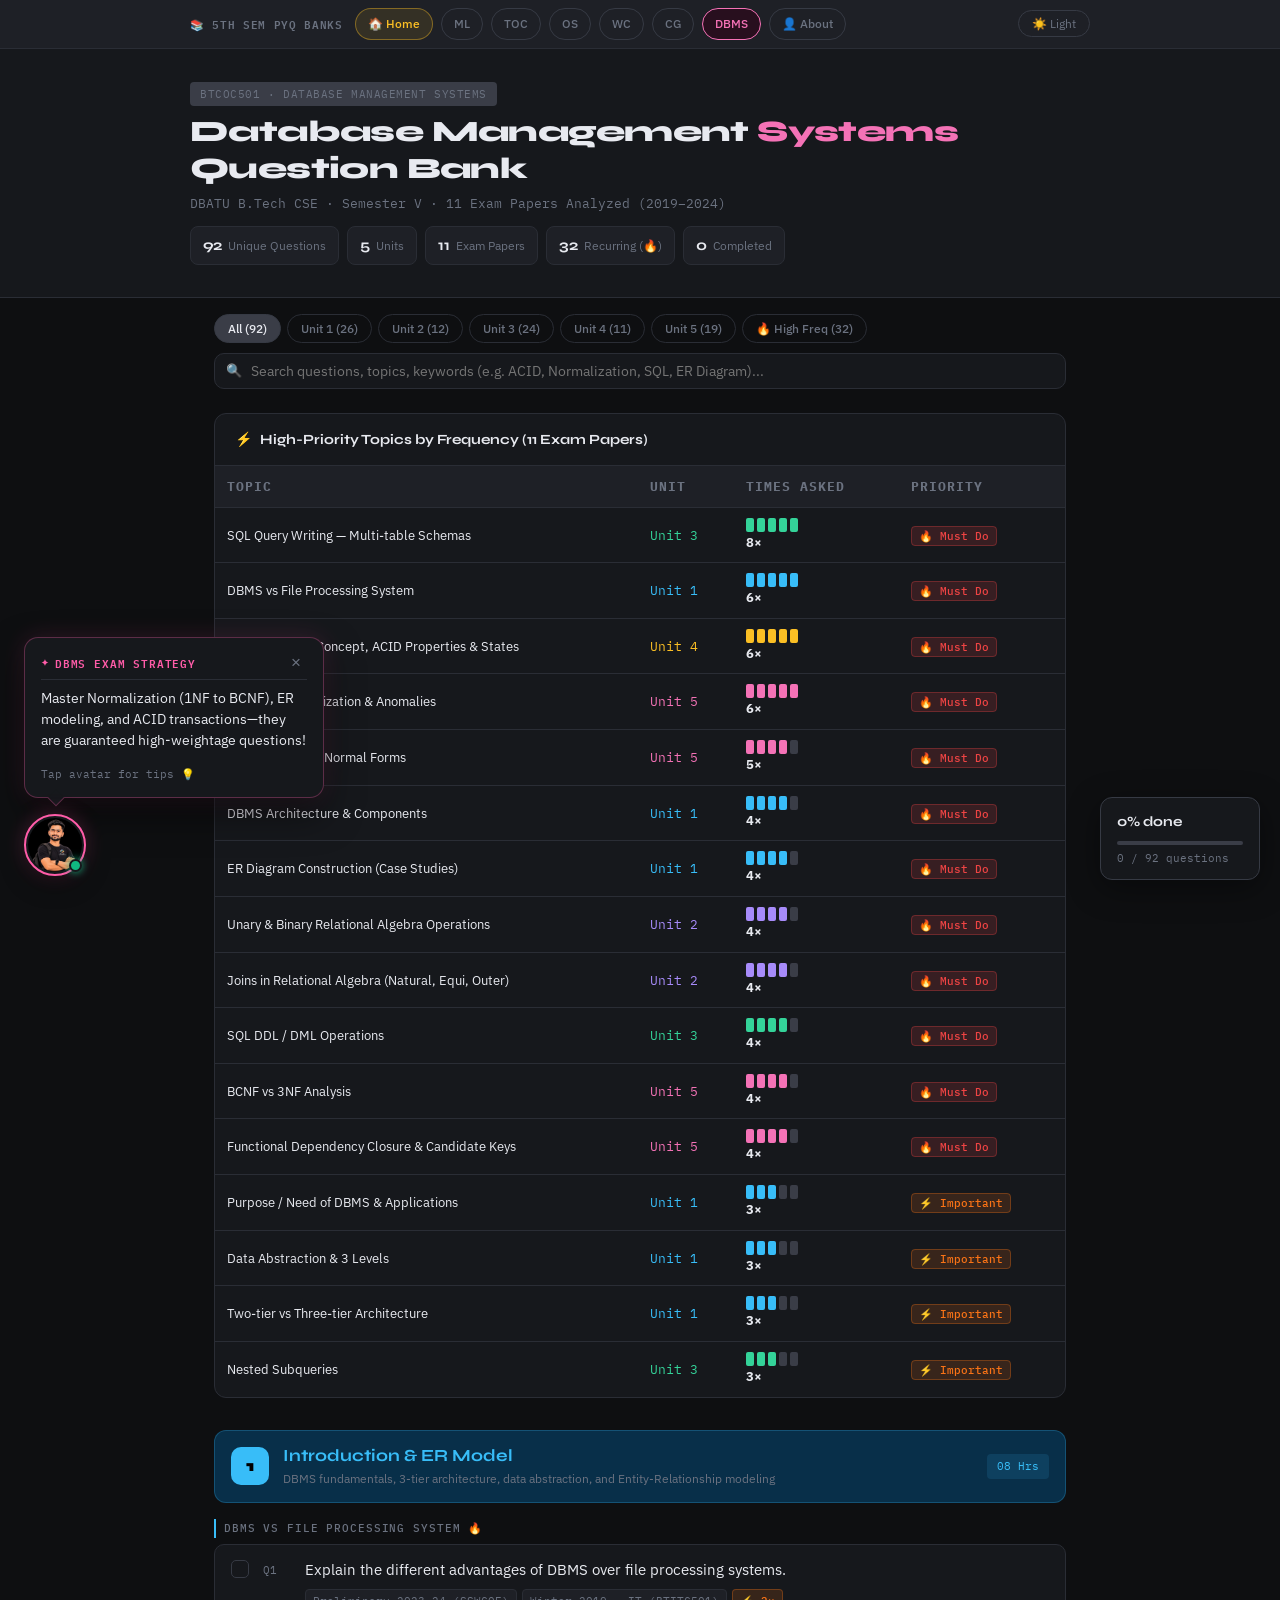
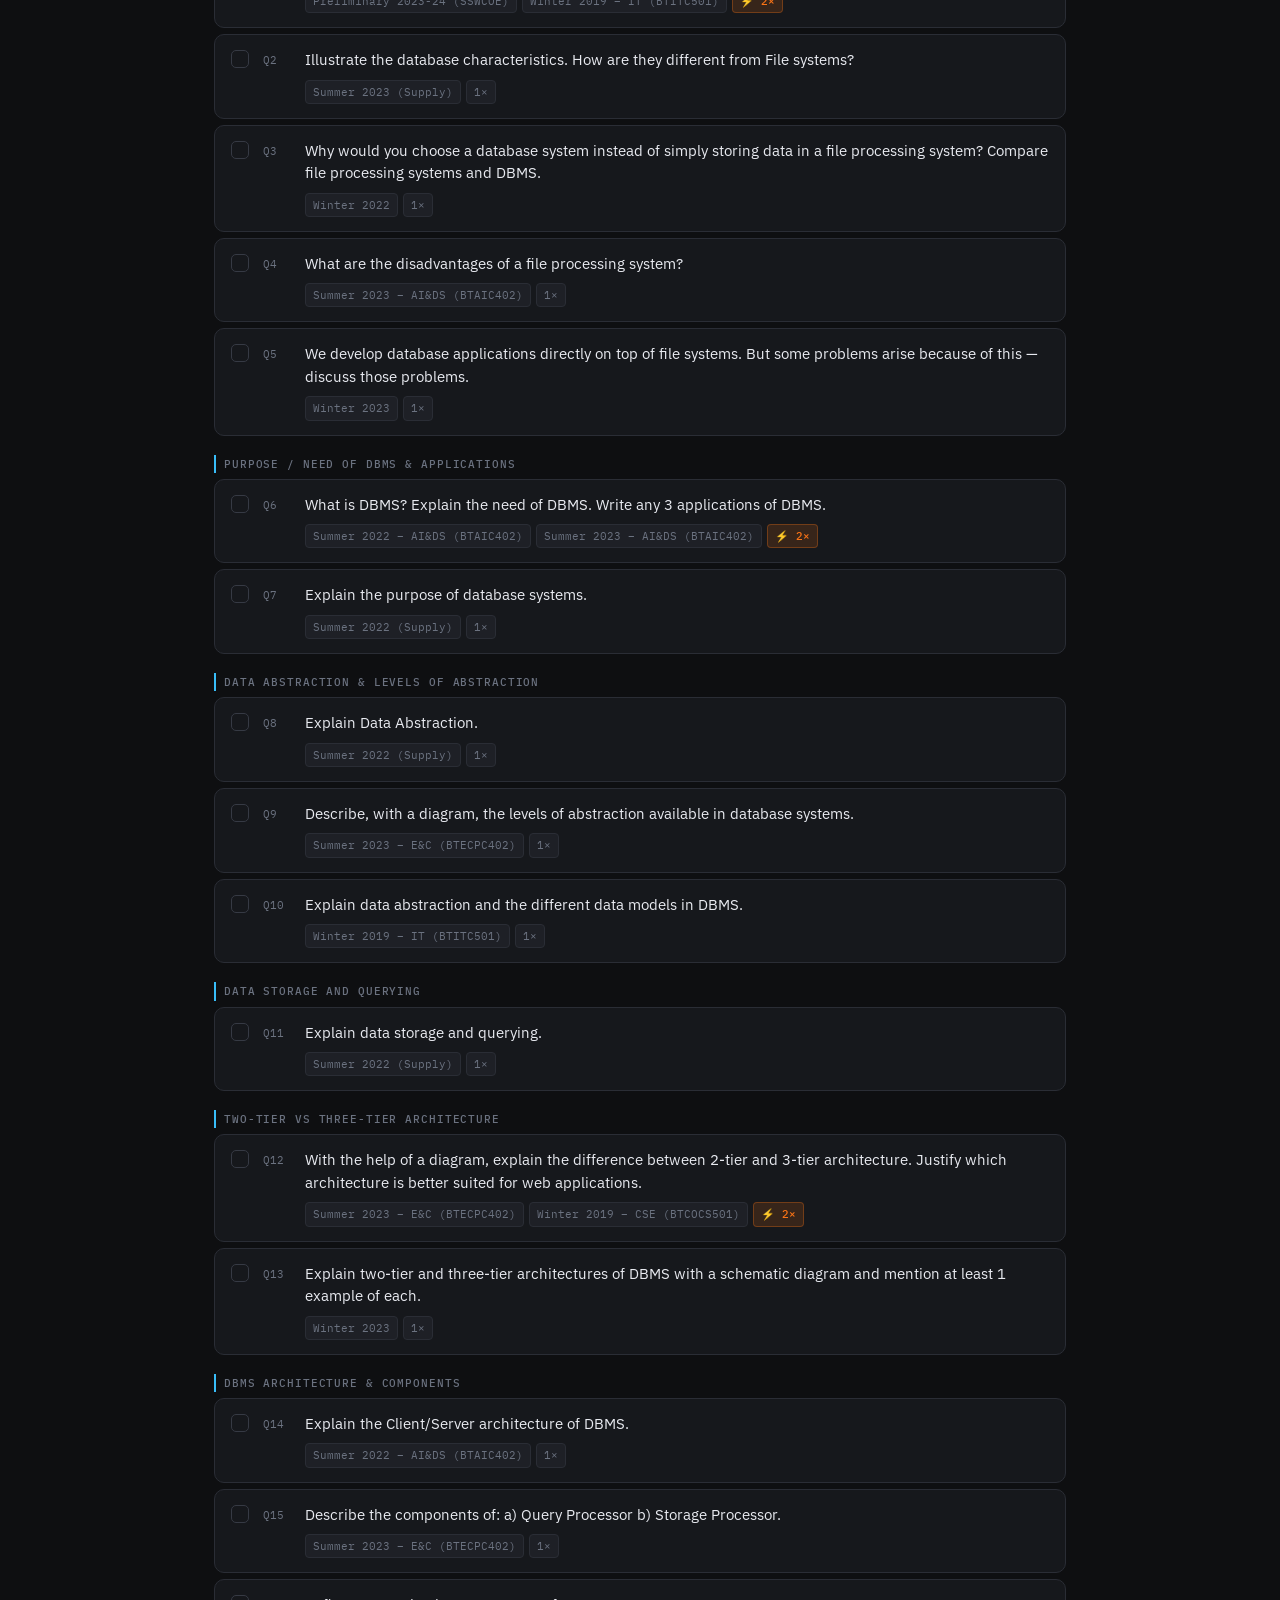
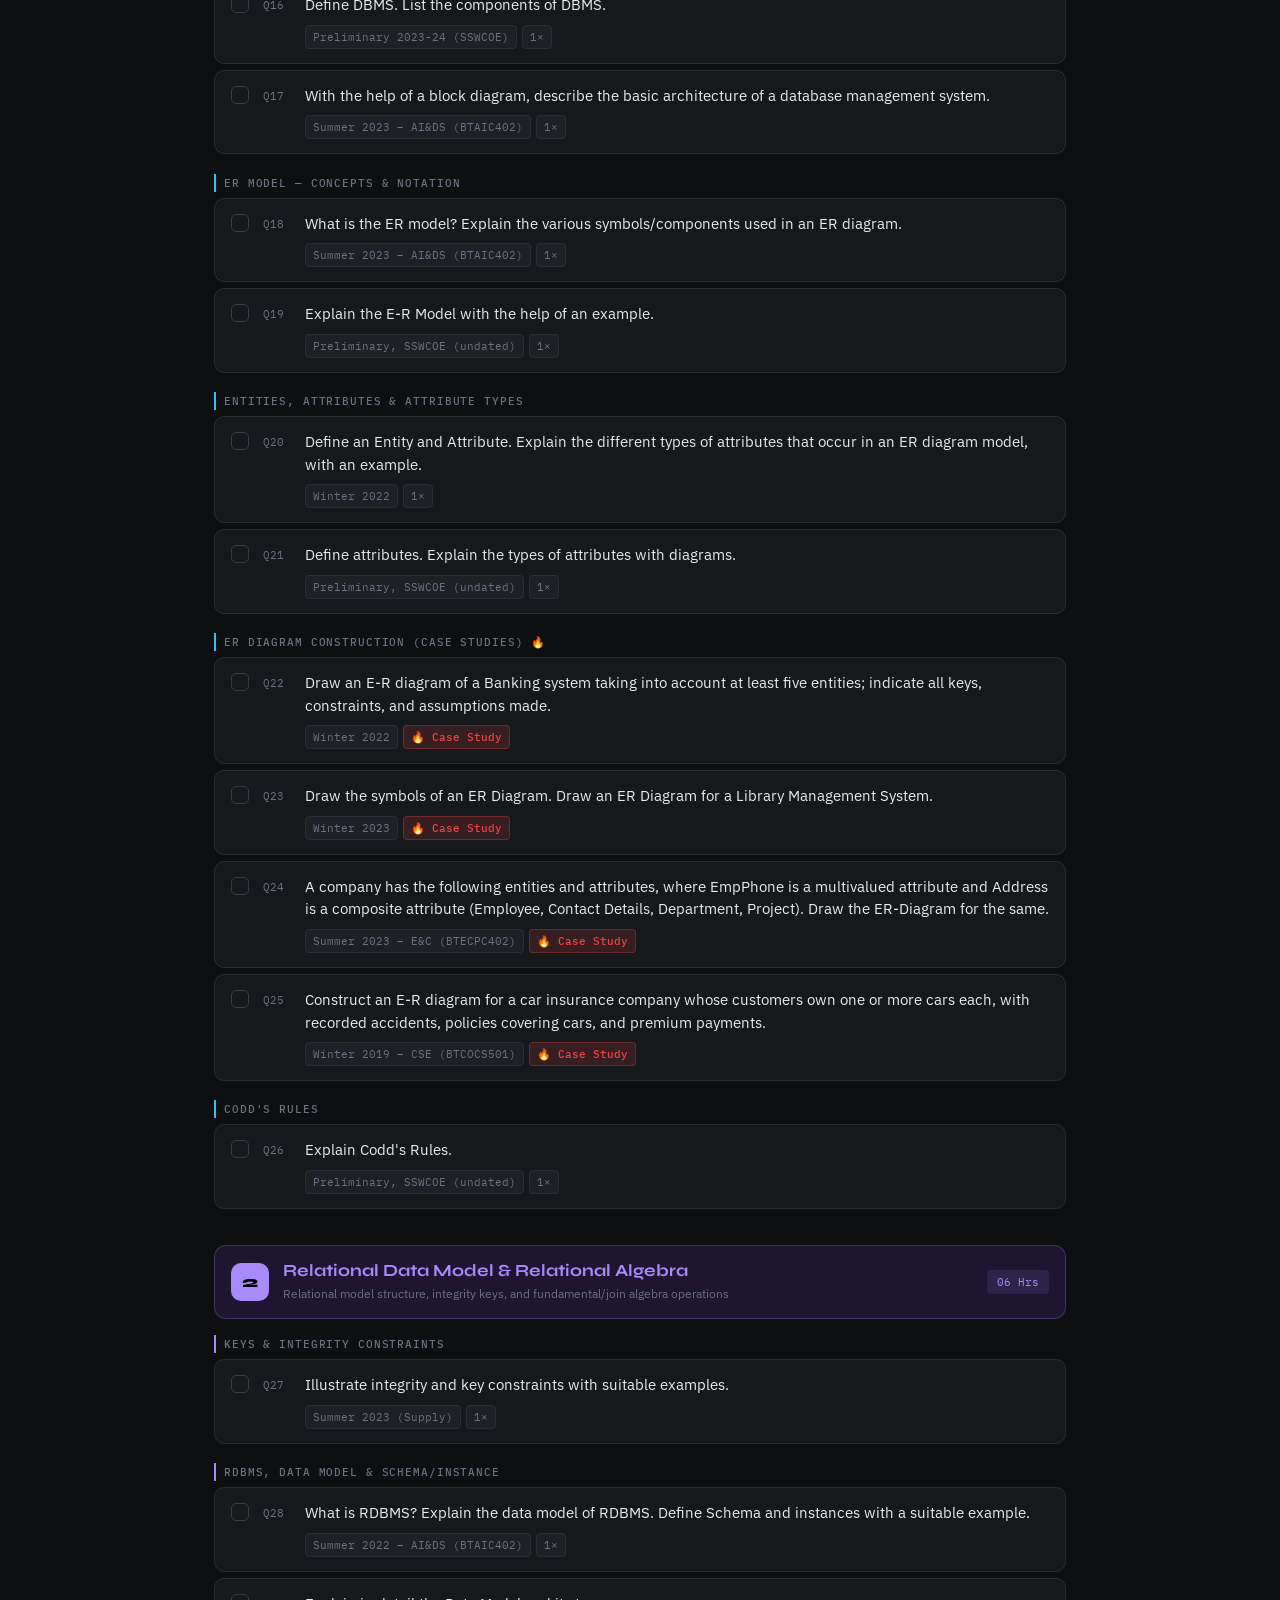
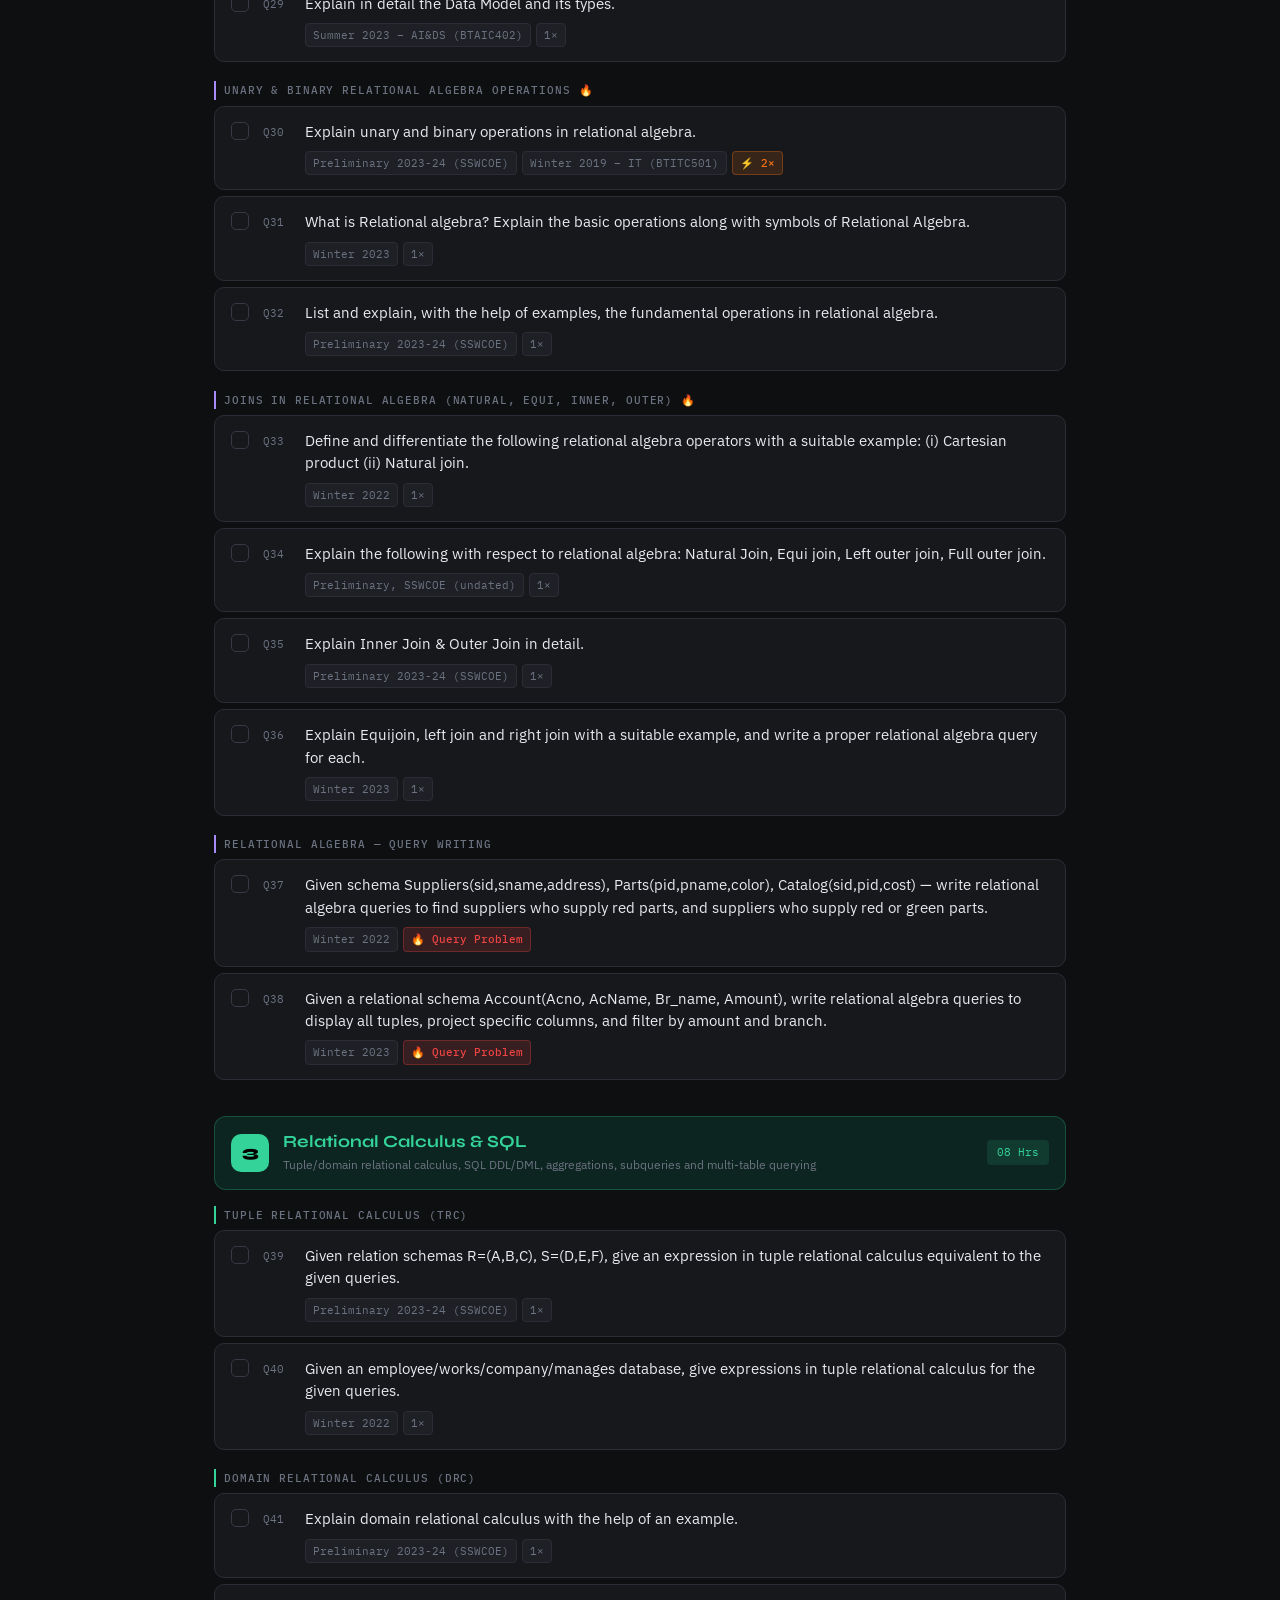
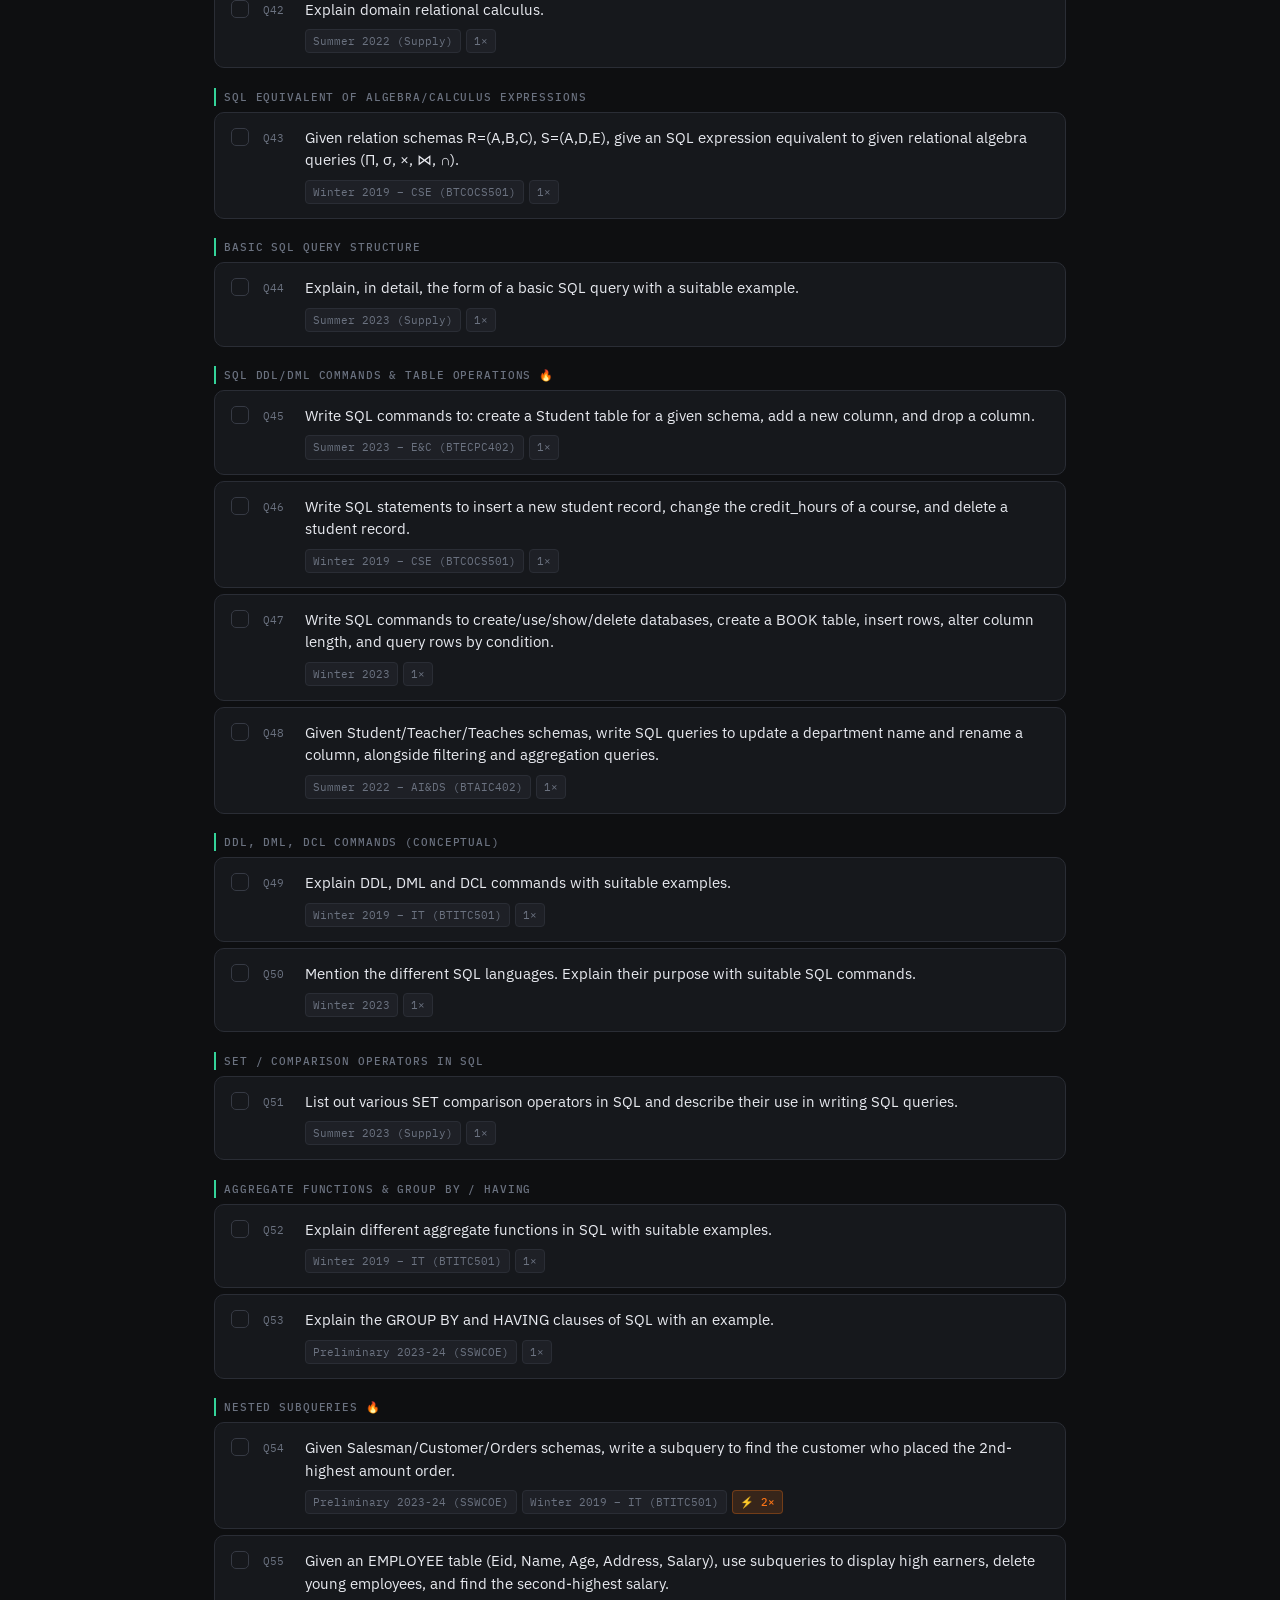
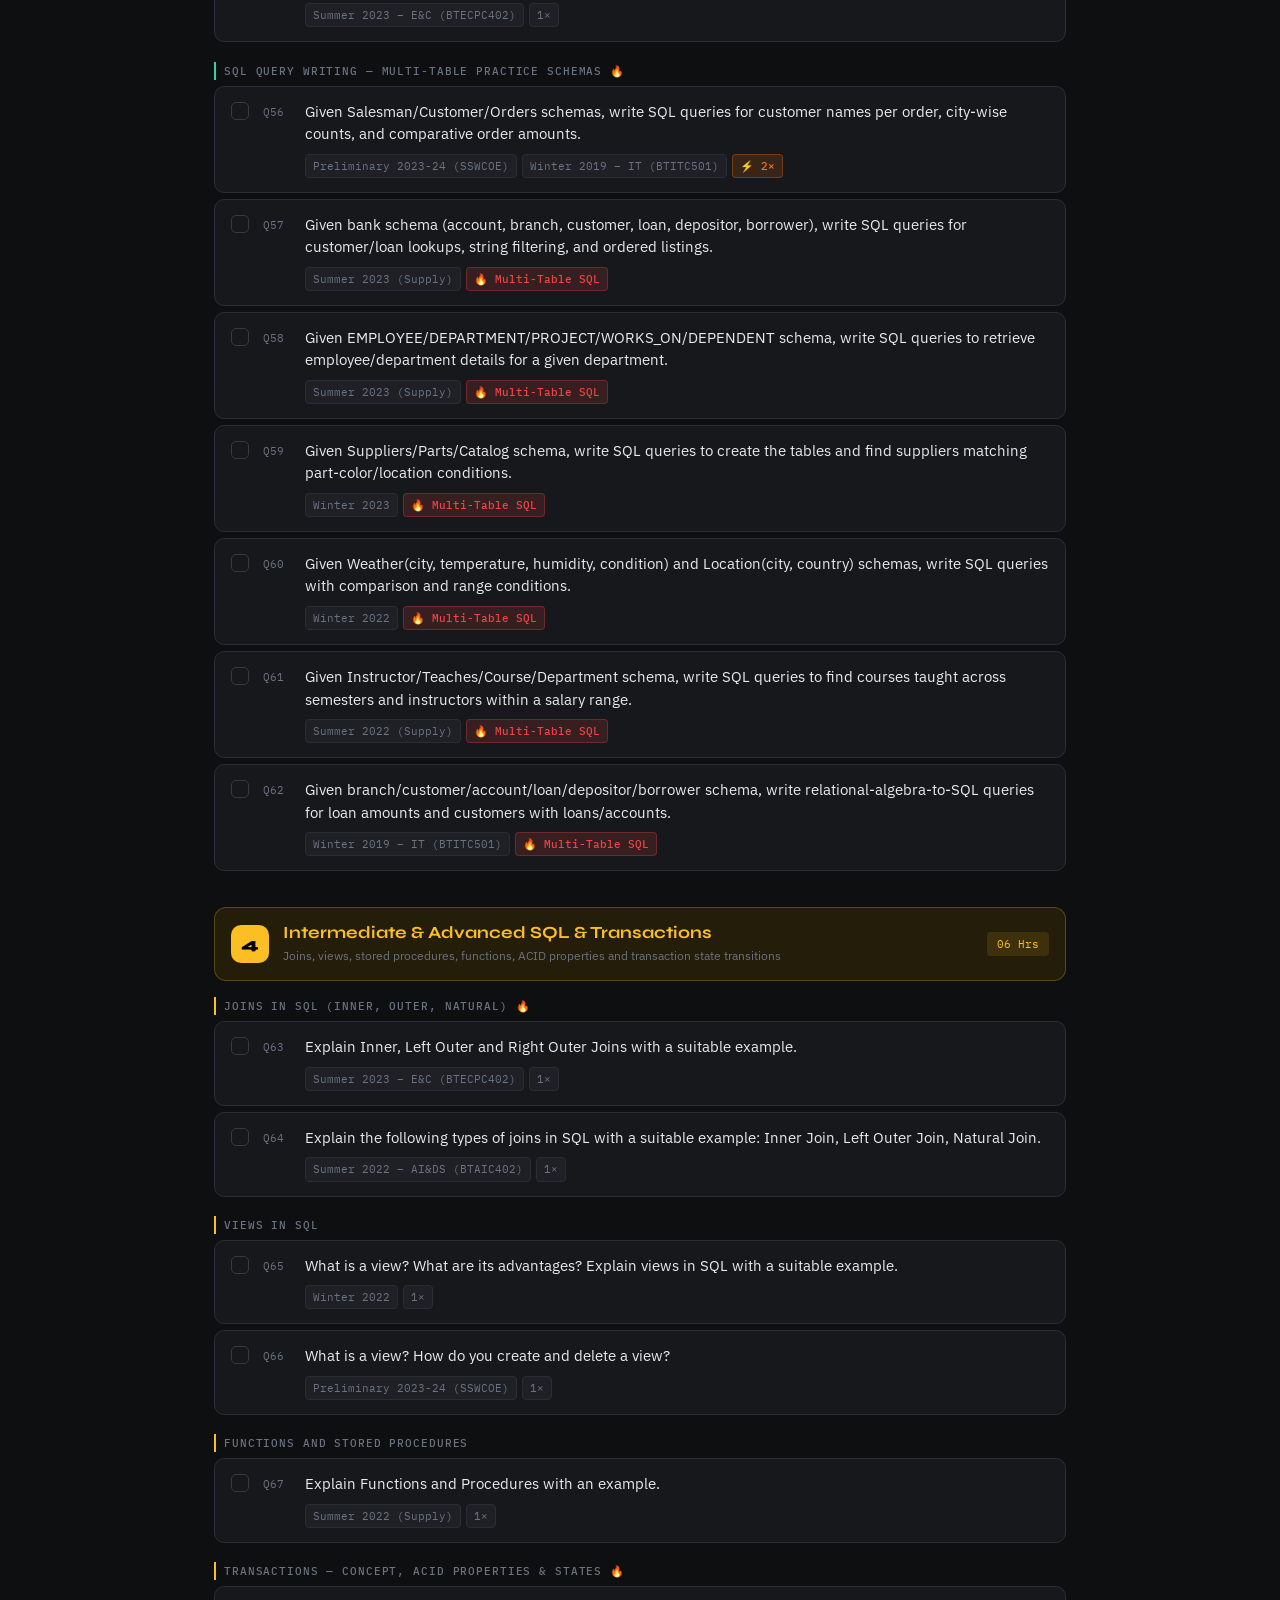
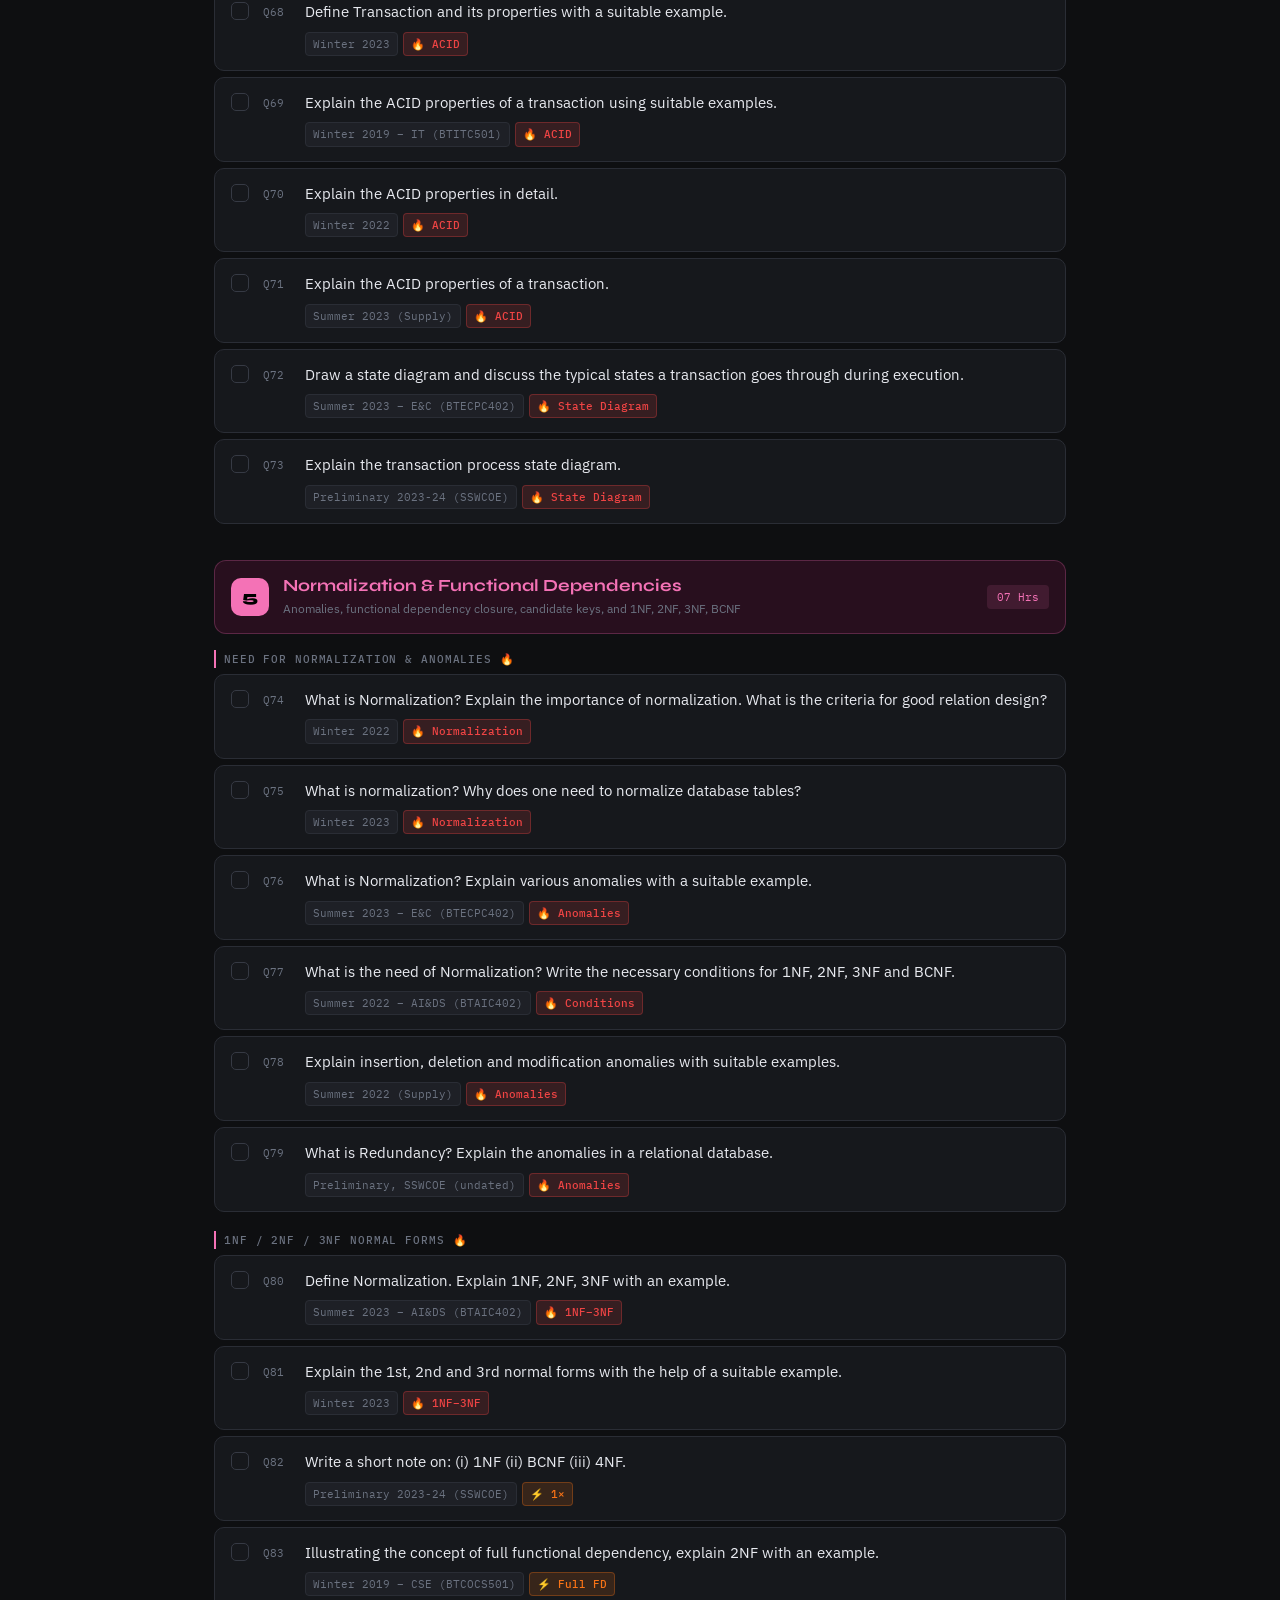
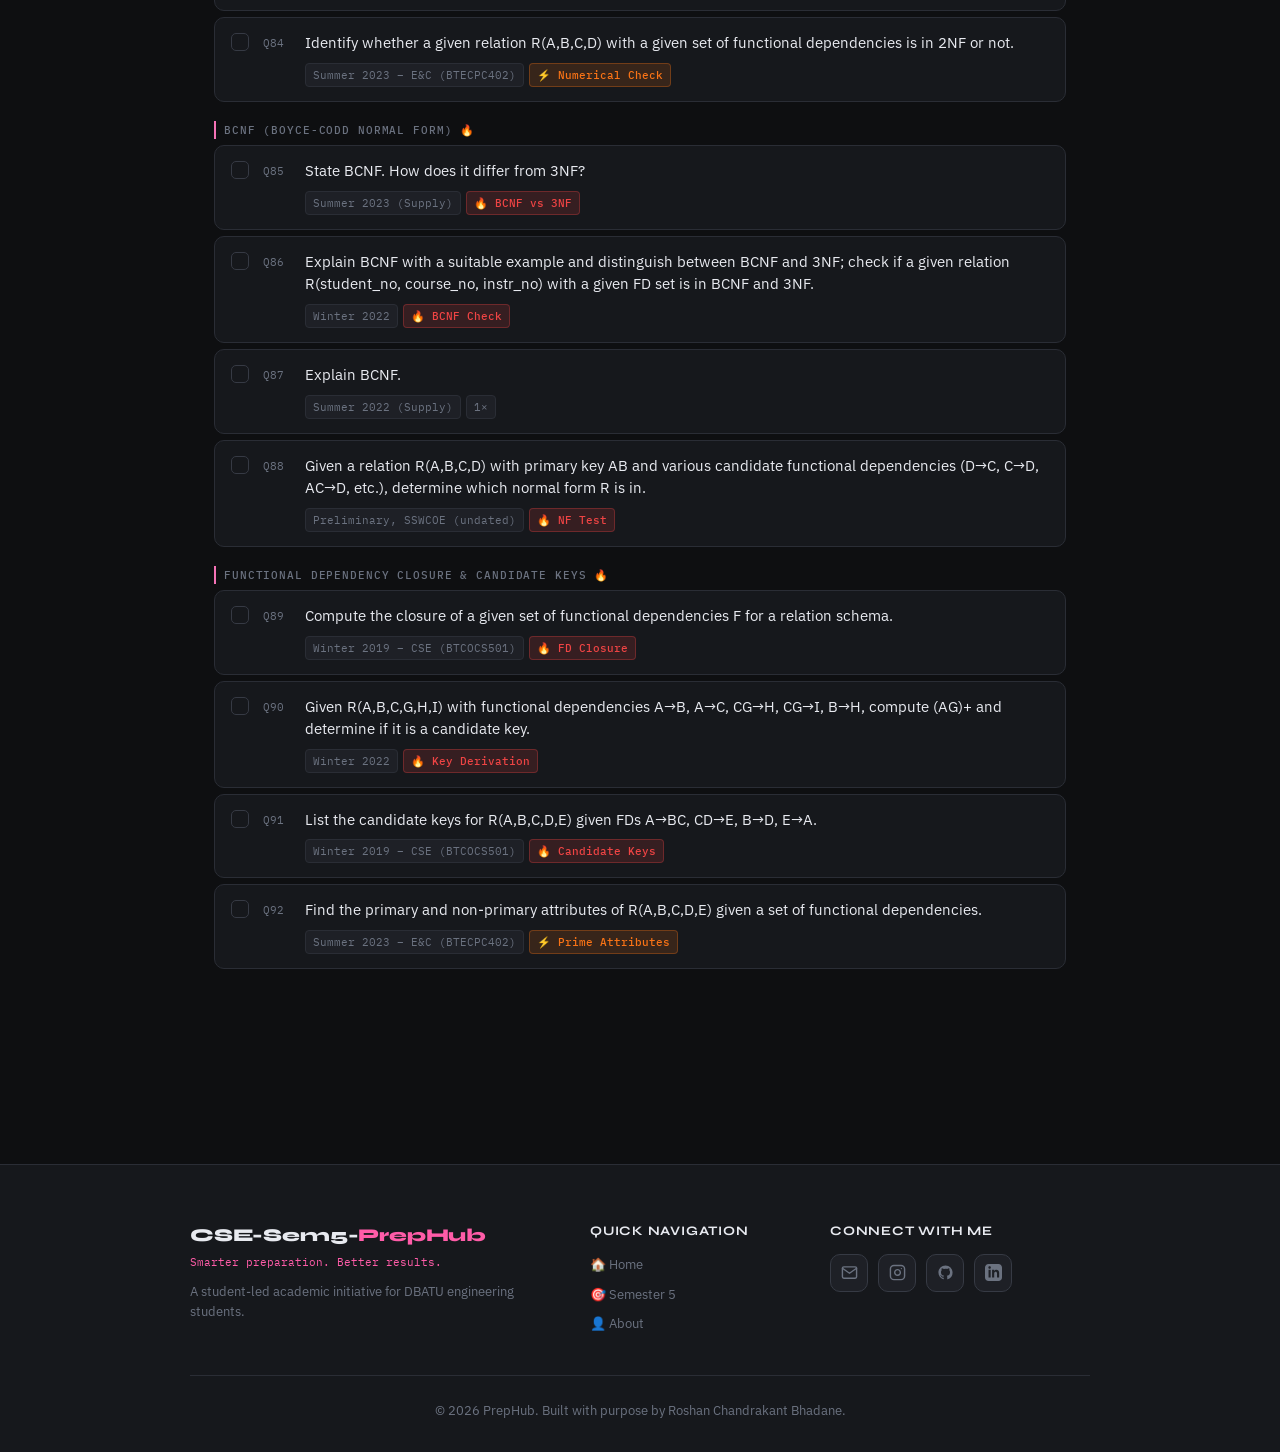
<file: dbms.html>
<!DOCTYPE html>
<html lang="en">
<head>
<meta charset="UTF-8">
<meta name="viewport" content="width=device-width, initial-scale=1.0">
<title>Database Management Systems (DBMS) — DBATU PYQ ExamHub</title>
<link href="https://fonts.googleapis.com/css2?family=Syne:wght@400;600;700;800&family=IBM+Plex+Mono:wght@400;500&family=IBM+Plex+Sans:wght@300;400;500;600&display=swap" rel="stylesheet">
<link rel="stylesheet" href="assets/css/branding.css">
<link rel="stylesheet" href="assets/css/responsive.css">
<style>
  :root {
    --bg: #0e0f11;
    --surface: #16181c;
    --surface2: #1e2026;
    --border: #2a2d35;
    --border2: #363a44;
    --text: #e8eaf0;
    --muted: #6b7280;
    --faint: #3a3d47;

    --primary: #f472b6;
    --primary-glow: rgba(244, 114, 182, 0.15);

    --u1: #38bdf8; --u1d: #082f49;
    --u2: #a78bfa; --u2d: #1e1530;
    --u3: #34d399; --u3d: #0d2520;
    --u4: #fbbf24; --u4d: #231d0a;
    --u5: #f472b6; --u5d: #280f1e;

    --hot: #ef4444;
    --warm: #f97316;
    --cool: #6b7280;
  }

  * { box-sizing: border-box; margin: 0; padding: 0; }
  html { scroll-behavior: smooth; }

  body {
    background: var(--bg);
    color: var(--text);
    font-family: 'IBM Plex Sans', sans-serif;
    font-size: 15px;
    line-height: 1.65;
    min-height: 100vh;
  }

  /* ─── NAV BAR ─── */
  .nav-bar {
    background: var(--surface2);
    border-bottom: 1px solid var(--border);
    padding: 8px 1.5rem;
    display: flex;
    align-items: center;
    gap: 8px;
    position: sticky; top: 0; z-index: 101;
    backdrop-filter: blur(12px);
  }
  .nav-bar-inner { max-width: 900px; margin: 0 auto; width: 100%; display: flex; align-items: center; gap: 8px; }
  .nav-label {
    font-family: 'IBM Plex Mono', monospace;
    font-size: 11px;
    color: var(--muted);
    letter-spacing: .06em;
    text-transform: uppercase;
    margin-right: 4px;
  }
  .nav-btn {
    display: inline-flex;
    align-items: center;
    gap: 6px;
    padding: 5px 14px;
    border-radius: 20px;
    font-size: 12px;
    font-weight: 500;
    font-family: 'IBM Plex Sans', sans-serif;
    cursor: pointer;
    border: 1px solid var(--border2);
    background: transparent;
    color: var(--muted);
    transition: all .15s ease;
    text-decoration: none;
  }
  .nav-btn:hover { background: var(--faint); color: var(--text); border-color: var(--primary); }
  .nav-btn.active {
    background: var(--u5d);
    color: var(--primary);
    border-color: var(--primary);
  }
  .nav-btn.go-home {
    background: color-mix(in srgb, #fbbf24 10%, transparent);
    color: #fbbf24;
    border-color: color-mix(in srgb, #fbbf24 40%, transparent);
  }
  .nav-btn.go-home:hover {
    background: color-mix(in srgb, #fbbf24 20%, transparent);
    color: var(--text);
    border-color: #fbbf24;
  }

  /* ─── HEADER ─── */
  header {
    background: var(--surface);
    border-bottom: 1px solid var(--border);
    padding: 2rem 1.5rem 1.5rem;
    z-index: 100;
    backdrop-filter: blur(12px);
  }
  .header-inner { max-width: 900px; margin: 0 auto; }
  .header-top { display: flex; align-items: flex-start; justify-content: space-between; flex-wrap: wrap; gap: 12px; }
  .course-badge {
    font-family: 'IBM Plex Mono', monospace;
    font-size: 11px;
    background: var(--faint);
    color: var(--muted);
    padding: 3px 10px;
    border-radius: 4px;
    letter-spacing: .05em;
    display: inline-block;
    margin-bottom: 8px;
  }
  h1 {
    font-family: 'Syne', sans-serif;
    font-size: clamp(20px, 4vw, 28px);
    font-weight: 800;
    letter-spacing: -.02em;
    color: var(--text);
    line-height: 1.1;
  }
  h1 span { color: var(--primary); }
  .header-meta {
    font-size: 12px;
    color: var(--muted);
    margin-top: 6px;
    font-family: 'IBM Plex Mono', monospace;
  }

  /* ─── STATS ROW ─── */
  .stats {
    display: flex; gap: 8px; flex-wrap: wrap; margin-top: 14px;
  }
  .stat {
    background: var(--surface2);
    border: 1px solid var(--border);
    border-radius: 8px;
    padding: 6px 14px;
    font-size: 12px;
    color: var(--muted);
    display: flex; align-items: center; gap: 6px;
  }
  .stat strong { color: var(--text); font-size: 15px; font-family: 'Syne', sans-serif; }

  /* ─── FILTER TABS & SEARCH ─── */
  .controls-bar {
    max-width: 900px; margin: 0 auto;
    display: flex; flex-direction: column; gap: 10px;
    padding: 1rem 1.5rem 0;
  }
  .filter-bar {
    display: flex; gap: 6px; flex-wrap: wrap; align-items: center;
  }
  .tab {
    padding: 6px 14px; border-radius: 20px;
    font-size: 12px; font-weight: 500;
    cursor: pointer; border: 1px solid var(--border);
    background: transparent; color: var(--muted);
    transition: all .15s ease;
    font-family: 'IBM Plex Sans', sans-serif;
  }
  .tab:hover { border-color: var(--border2); color: var(--text); }
  .tab.active { background: var(--faint); color: var(--text); border-color: var(--border2); }

  .search-box {
    position: relative;
    width: 100%;
  }
  .search-input {
    width: 100%;
    background: var(--surface);
    border: 1px solid var(--border);
    border-radius: 10px;
    padding: 8px 14px 8px 36px;
    color: var(--text);
    font-family: 'IBM Plex Sans', sans-serif;
    font-size: 13px;
    outline: none;
    transition: border-color .2s;
  }
  .search-input:focus {
    border-color: var(--primary);
  }
  .search-icon {
    position: absolute;
    left: 12px;
    top: 50%;
    transform: translateY(-50%);
    color: var(--muted);
    font-size: 13px;
    pointer-events: none;
  }

  /* ─── MAIN ─── */
  main { max-width: 900px; margin: 0 auto; padding: 1.5rem; }

  /* ─── UNIT SECTION ─── */
  .unit { margin-bottom: 2.5rem; }
  .unit[data-unit="1"] { --uc: var(--u1); --ucd: var(--u1d); }
  .unit[data-unit="2"] { --uc: var(--u2); --ucd: var(--u2d); }
  .unit[data-unit="3"] { --uc: var(--u3); --ucd: var(--u3d); }
  .unit[data-unit="4"] { --uc: var(--u4); --ucd: var(--u4d); }
  .unit[data-unit="5"] { --uc: var(--u5); --ucd: var(--u5d); }

  .unit-header {
    display: flex; align-items: center; gap: 14px;
    margin-bottom: 1rem; padding: 16px 20px;
    background: var(--ucd);
    border: 1px solid color-mix(in srgb, var(--uc) 25%, transparent);
    border-radius: 12px;
  }
  .unit-num {
    width: 38px; height: 38px; border-radius: 10px;
    background: var(--uc); color: #000;
    font-family: 'Syne', sans-serif; font-weight: 800;
    font-size: 16px; display: flex; align-items: center; justify-content: center;
    flex-shrink: 0;
  }
  .unit-title { font-family: 'Syne', sans-serif; font-weight: 700; font-size: 16px; color: var(--uc); }
  .unit-sub { font-size: 12px; color: var(--muted); margin-top: 2px; }
  .unit-hrs {
    margin-left: auto;
    font-family: 'IBM Plex Mono', monospace;
    font-size: 11px; color: var(--uc);
    background: color-mix(in srgb, var(--uc) 12%, transparent);
    padding: 3px 10px; border-radius: 4px;
    white-space: nowrap;
  }

  /* ─── TOPIC GROUP ─── */
  .topic-group { margin-bottom: 1.2rem; }
  .topic-label {
    font-size: 11px; font-weight: 500; letter-spacing: .08em;
    text-transform: uppercase; color: var(--muted);
    font-family: 'IBM Plex Mono', monospace;
    margin-bottom: 6px;
    padding-left: 8px;
    border-left: 2px solid var(--uc);
  }

  /* ─── QUESTION CARD ─── */
  .q-card {
    background: var(--surface);
    border: 1px solid var(--border);
    border-radius: 10px;
    padding: 14px 16px;
    margin-bottom: 6px;
    display: flex; gap: 14px; align-items: flex-start;
    transition: border-color .15s, background .15s;
    cursor: pointer;
  }
  .q-card:hover { border-color: var(--border2); background: var(--surface2); }
  .q-card.done {
    opacity: .45;
    background: var(--surface);
  }
  .q-card.done .q-text { text-decoration: line-through; text-decoration-color: var(--muted); }

  .q-num {
    font-family: 'IBM Plex Mono', monospace;
    font-size: 11px; color: var(--muted);
    min-width: 28px; margin-top: 2px;
    flex-shrink: 0;
  }
  .q-body { flex: 1; }
  .q-text { font-size: 14px; color: var(--text); line-height: 1.55; }
  .q-meta { display: flex; gap: 6px; flex-wrap: wrap; margin-top: 8px; align-items: center; }

  .badge {
    font-size: 10px; font-family: 'IBM Plex Mono', monospace;
    padding: 2px 8px; border-radius: 4px;
    border: 1px solid transparent;
  }
  .badge-year {
    background: var(--surface2); border-color: var(--border);
    color: var(--muted);
  }
  .badge-hot {
    background: color-mix(in srgb, var(--hot) 15%, transparent);
    border-color: color-mix(in srgb, var(--hot) 30%, transparent);
    color: var(--hot); font-weight: 500;
  }
  .badge-warm {
    background: color-mix(in srgb, var(--warm) 15%, transparent);
    border-color: color-mix(in srgb, var(--warm) 30%, transparent);
    color: var(--warm); font-weight: 500;
  }
  .badge-once {
    background: var(--surface2); border-color: var(--border);
    color: var(--muted);
  }

  .freq-dot {
    display: inline-flex; gap: 3px; align-items: center;
  }
  .freq-dot span {
    width: 6px; height: 6px; border-radius: 50%;
    display: inline-block;
  }

  /* ─── PROGRESS BAR ─── */
  .progress-wrap {
    position: fixed; bottom: 20px; right: 20px;
    background: var(--surface);
    border: 1px solid var(--border2);
    border-radius: 12px;
    padding: 12px 16px;
    font-size: 12px; color: var(--muted);
    box-shadow: 0 8px 32px rgba(0,0,0,.4);
    min-width: 160px;
    z-index: 200;
  }
  .progress-label { font-family: 'Syne', sans-serif; font-weight: 700; color: var(--text); font-size: 14px; }
  .progress-bar-track {
    height: 4px; background: var(--faint);
    border-radius: 2px; margin-top: 8px; overflow: hidden;
  }
  .progress-bar-fill {
    height: 100%; background: var(--primary);
    border-radius: 2px; transition: width .3s ease;
    width: 0%;
  }
  .progress-sub { font-size: 11px; margin-top: 4px; font-family: 'IBM Plex Mono', monospace; }

  /* ─── QUICK REF TABLE ─── */
  .freq-table {
    background: var(--surface);
    border: 1px solid var(--border);
    border-radius: 12px;
    overflow: hidden;
    margin-bottom: 2.5rem;
  }
  .freq-table-header {
    padding: 14px 20px;
    border-bottom: 1px solid var(--border);
    font-family: 'Syne', sans-serif; font-weight: 700; font-size: 14px;
    display: flex; align-items: center; gap: 8px;
  }
  .freq-table-header span { color: var(--primary); }
  table { width: 100%; border-collapse: collapse; }
  th {
    font-family: 'IBM Plex Mono', monospace;
    font-size: 10px; letter-spacing: .08em; text-transform: uppercase;
    color: var(--muted); padding: 8px 16px; text-align: left;
    background: var(--surface2); border-bottom: 1px solid var(--border);
  }
  td { padding: 10px 16px; font-size: 13px; border-bottom: 1px solid var(--border); vertical-align: middle; }
  tr:last-child td { border-bottom: none; }
  tr:hover td { background: var(--surface2); }
  .freq-bars { display: flex; gap: 3px; }
  .freq-bar { width: 8px; height: 14px; border-radius: 2px; }
  .freq-bar.filled { background: var(--uc, var(--primary)); }
  .freq-bar.empty { background: var(--faint); }

  /* ─── CHECKBOX ─── */
  .check-box {
    width: 18px; height: 18px; border-radius: 5px;
    border: 1.5px solid var(--border2); background: transparent;
    flex-shrink: 0; margin-top: 1px;
    display: flex; align-items: center; justify-content: center;
    transition: all .15s;
    cursor: pointer;
  }
  .q-card:hover .check-box { border-color: var(--uc); }
  .check-box.checked { background: var(--uc); border-color: var(--uc); }
  .check-box.checked::after {
    content: '';
    width: 4px; height: 7px;
    border: 1.5px solid #000;
    border-top: none; border-left: none;
    transform: rotate(45deg) translateY(-1px);
    display: block;
  }

  /* ─── HIDDEN ─── */
  .unit.hidden { display: none; }
  .q-card.hidden { display: none; }
  .topic-group.hidden { display: none; }

  /* ─── SCROLLBAR ─── */
  ::-webkit-scrollbar { width: 6px; }
  ::-webkit-scrollbar-track { background: var(--bg); }
  ::-webkit-scrollbar-thumb { background: var(--faint); border-radius: 3px; }

  /* ─── LIGHT MODE ─── */
  html.light {
    --bg: #eceff6;
    --surface: #ffffff;
    --surface2: #f4f6fb;
    --border: rgba(0,0,0,0.07);
    --border2: rgba(0,0,0,0.13);
    --text: #0c0e15;
    --muted: #5c6880;
    --faint: #e0e4ef;
  }
  html.light .nav-bar {
    background: rgba(255,255,255,0.88);
    border-bottom-color: rgba(0,0,0,0.07);
    box-shadow: 0 1px 0 rgba(0,0,0,0.05), 0 2px 10px rgba(0,0,0,0.05);
  }
  html.light header {
    background: #ffffff;
    border-bottom-color: rgba(0,0,0,0.07);
    box-shadow: 0 1px 0 rgba(0,0,0,0.04), 0 2px 14px rgba(0,0,0,0.05);
  }
  html.light .q-card {
    background: #ffffff;
    border-color: rgba(0,0,0,0.07);
    box-shadow: 0 1px 2px rgba(0,0,0,0.05), 0 1px 5px rgba(0,0,0,0.03);
  }
  html.light .q-card:hover {
    background: #ffffff;
    border-color: rgba(0,0,0,0.12);
    box-shadow: 0 4px 16px rgba(0,0,0,0.09), 0 1px 4px rgba(0,0,0,0.06);
    transform: translateY(-1px);
  }
  html.light .q-card.done { background: #f6f7fb; opacity: 0.6; }
  html.light .freq-table {
    background: #ffffff;
    border-color: rgba(0,0,0,0.07);
    box-shadow: 0 1px 4px rgba(0,0,0,0.05), 0 4px 18px rgba(0,0,0,0.05);
  }
  html.light .freq-table-header { border-bottom-color: rgba(0,0,0,0.07); }
  html.light th { background: #f4f6fb; border-bottom-color: rgba(0,0,0,0.07); color: #5c6880; }
  html.light td { border-bottom-color: rgba(0,0,0,0.05); }
  html.light tr:hover td { background: #f8f9fc; }
  html.light .freq-bar.empty { background: #d4d9e8; }
  html.light .stat {
    background: #ffffff;
    border-color: rgba(0,0,0,0.07);
    box-shadow: 0 1px 3px rgba(0,0,0,0.05);
  }
  html.light .tab {
    background: #ffffff;
    border-color: rgba(0,0,0,0.09);
    box-shadow: 0 1px 2px rgba(0,0,0,0.04);
    color: #5c6880;
  }
  html.light .tab:hover { background: #f0f3f9; border-color: rgba(0,0,0,0.15); color: #0c0e15; }
  html.light .tab.active {
    background: #0c0e15;
    color: #f4f6fb;
    border-color: #0c0e15;
    box-shadow: 0 2px 8px rgba(12,14,21,0.20);
  }
  html.light .search-input {
    background: #ffffff;
    border-color: rgba(0,0,0,0.10);
    color: #0c0e15;
  }
  html.light .badge-year {
    background: #eef0f8;
    border-color: rgba(0,0,0,0.10);
    color: #5c6880;
  }
  html.light .progress-wrap {
    background: #ffffff;
    border-color: rgba(0,0,0,0.10);
    box-shadow: 0 8px 30px rgba(0,0,0,0.13), 0 2px 6px rgba(0,0,0,0.06);
  }
  html.light .unit-header {
    box-shadow: 0 1px 4px rgba(0,0,0,0.06);
  }

  /* ─── THEME TOGGLE BUTTON ─── */
  .theme-toggle {
    margin-left: auto;
    background: transparent;
    border: 1px solid var(--border2);
    color: var(--muted);
    padding: 5px 13px;
    border-radius: 20px;
    font-size: 12px;
    cursor: pointer;
    transition: all .15s ease;
    font-family: 'IBM Plex Sans', sans-serif;
    display: inline-flex;
    align-items: center;
    gap: 5px;
    white-space: nowrap;
  }
  .theme-toggle:hover { background: var(--faint); color: var(--text); border-color: var(--border2); }
</style>
</head>
<body>

<!-- ─── NAV BAR ─── -->
<nav class="nav-bar">
  <div class="nav-bar-inner">
    <span class="nav-label">📚 5th Sem PYQ Banks</span>
    <a class="nav-btn go-home" href="index.html">🏠 Home</a>
    <a class="nav-btn" href="ml.html">ML</a>
    <a class="nav-btn" href="toc.html">TOC</a>
    <a class="nav-btn" href="os.html">OS</a>
    <a class="nav-btn" href="wc.html">WC</a>
    <a class="nav-btn" href="cg.html">CG</a>
    <a class="nav-btn active" href="dbms.html">DBMS</a>
    <a class="nav-btn" href="index.html#about" title="About Preparation Hub &amp; Creator">👤 About</a>
    <button class="theme-toggle" id="theme-toggle-btn" onclick="toggleTheme()">☀️ Light</button>
  </div>
</nav>

<!-- ─── HEADER ─── -->
<header>
  <div class="header-inner">
    <div class="header-top">
      <div>
        <span class="course-badge">BTCOC501 · DATABASE MANAGEMENT SYSTEMS</span>
        <h1>Database Management <span>Systems</span> Question Bank</h1>
        <div class="header-meta">DBATU B.Tech CSE · Semester V · 11 Exam Papers Analyzed (2019–2024)</div>
      </div>
    </div>
    <div class="stats">
      <div class="stat"><strong id="total-q">92</strong> Unique Questions</div>
      <div class="stat"><strong>5</strong> Units</div>
      <div class="stat"><strong>11</strong> Exam Papers</div>
      <div class="stat"><strong>32</strong> Recurring (🔥)</div>
      <div class="stat"><strong id="done-count">0</strong> Completed</div>
    </div>
  </div>
</header>

<!-- ─── CONTROLS BAR ─── -->
<div class="controls-bar">
  <div class="filter-bar">
    <button class="tab active" onclick="filterUnit('all', this)">All (92)</button>
    <button class="tab" onclick="filterUnit('1', this)">Unit 1 (26)</button>
    <button class="tab" onclick="filterUnit('2', this)">Unit 2 (12)</button>
    <button class="tab" onclick="filterUnit('3', this)">Unit 3 (24)</button>
    <button class="tab" onclick="filterUnit('4', this)">Unit 4 (11)</button>
    <button class="tab" onclick="filterUnit('5', this)">Unit 5 (19)</button>
    <button class="tab" onclick="filterUnit('hot', this)">🔥 High Freq (32)</button>
  </div>
  <div class="search-box">
    <span class="search-icon">🔍</span>
    <input type="text" class="search-input" id="search-input" placeholder="Search questions, topics, keywords (e.g. ACID, Normalization, SQL, ER Diagram)..." oninput="handleSearch(this.value)">
  </div>
</div>

<main>

<!-- ── FREQUENCY TABLE ── -->
<div class="freq-table" data-unit="freq">
  <div class="freq-table-header"><span>⚡</span> High-Priority Topics by Frequency (11 Exam Papers)</div>
  <table>
    <thead>
      <tr><th>Topic</th><th>Unit</th><th>Times Asked</th><th>Priority</th></tr>
    </thead>
    <tbody>
      <tr style="--uc:var(--u3)"><td>SQL Query Writing — Multi-table Schemas</td><td style="color:var(--u3);font-family:'IBM Plex Mono',monospace;font-size:12px">Unit 3</td><td><span class="freq-bars"><span class="freq-bar filled"></span><span class="freq-bar filled"></span><span class="freq-bar filled"></span><span class="freq-bar filled"></span><span class="freq-bar filled"></span></span> <b>8×</b></td><td><span class="badge badge-hot">🔥 Must Do</span></td></tr>
      <tr style="--uc:var(--u1)"><td>DBMS vs File Processing System</td><td style="color:var(--u1);font-family:'IBM Plex Mono',monospace;font-size:12px">Unit 1</td><td><span class="freq-bars"><span class="freq-bar filled"></span><span class="freq-bar filled"></span><span class="freq-bar filled"></span><span class="freq-bar filled"></span><span class="freq-bar filled"></span></span> <b>6×</b></td><td><span class="badge badge-hot">🔥 Must Do</span></td></tr>
      <tr style="--uc:var(--u4)"><td>Transactions — Concept, ACID Properties &amp; States</td><td style="color:var(--u4);font-family:'IBM Plex Mono',monospace;font-size:12px">Unit 4</td><td><span class="freq-bars"><span class="freq-bar filled"></span><span class="freq-bar filled"></span><span class="freq-bar filled"></span><span class="freq-bar filled"></span><span class="freq-bar filled"></span></span> <b>6×</b></td><td><span class="badge badge-hot">🔥 Must Do</span></td></tr>
      <tr style="--uc:var(--u5)"><td>Need for Normalization &amp; Anomalies</td><td style="color:var(--u5);font-family:'IBM Plex Mono',monospace;font-size:12px">Unit 5</td><td><span class="freq-bars"><span class="freq-bar filled"></span><span class="freq-bar filled"></span><span class="freq-bar filled"></span><span class="freq-bar filled"></span><span class="freq-bar filled"></span></span> <b>6×</b></td><td><span class="badge badge-hot">🔥 Must Do</span></td></tr>
      <tr style="--uc:var(--u5)"><td>1NF / 2NF / 3NF Normal Forms</td><td style="color:var(--u5);font-family:'IBM Plex Mono',monospace;font-size:12px">Unit 5</td><td><span class="freq-bars"><span class="freq-bar filled"></span><span class="freq-bar filled"></span><span class="freq-bar filled"></span><span class="freq-bar filled"></span><span class="freq-bar empty"></span></span> <b>5×</b></td><td><span class="badge badge-hot">🔥 Must Do</span></td></tr>
      <tr style="--uc:var(--u1)"><td>DBMS Architecture &amp; Components</td><td style="color:var(--u1);font-family:'IBM Plex Mono',monospace;font-size:12px">Unit 1</td><td><span class="freq-bars"><span class="freq-bar filled"></span><span class="freq-bar filled"></span><span class="freq-bar filled"></span><span class="freq-bar filled"></span><span class="freq-bar empty"></span></span> <b>4×</b></td><td><span class="badge badge-hot">🔥 Must Do</span></td></tr>
      <tr style="--uc:var(--u1)"><td>ER Diagram Construction (Case Studies)</td><td style="color:var(--u1);font-family:'IBM Plex Mono',monospace;font-size:12px">Unit 1</td><td><span class="freq-bars"><span class="freq-bar filled"></span><span class="freq-bar filled"></span><span class="freq-bar filled"></span><span class="freq-bar filled"></span><span class="freq-bar empty"></span></span> <b>4×</b></td><td><span class="badge badge-hot">🔥 Must Do</span></td></tr>
      <tr style="--uc:var(--u2)"><td>Unary &amp; Binary Relational Algebra Operations</td><td style="color:var(--u2);font-family:'IBM Plex Mono',monospace;font-size:12px">Unit 2</td><td><span class="freq-bars"><span class="freq-bar filled"></span><span class="freq-bar filled"></span><span class="freq-bar filled"></span><span class="freq-bar filled"></span><span class="freq-bar empty"></span></span> <b>4×</b></td><td><span class="badge badge-hot">🔥 Must Do</span></td></tr>
      <tr style="--uc:var(--u2)"><td>Joins in Relational Algebra (Natural, Equi, Outer)</td><td style="color:var(--u2);font-family:'IBM Plex Mono',monospace;font-size:12px">Unit 2</td><td><span class="freq-bars"><span class="freq-bar filled"></span><span class="freq-bar filled"></span><span class="freq-bar filled"></span><span class="freq-bar filled"></span><span class="freq-bar empty"></span></span> <b>4×</b></td><td><span class="badge badge-hot">🔥 Must Do</span></td></tr>
      <tr style="--uc:var(--u3)"><td>SQL DDL / DML Operations</td><td style="color:var(--u3);font-family:'IBM Plex Mono',monospace;font-size:12px">Unit 3</td><td><span class="freq-bars"><span class="freq-bar filled"></span><span class="freq-bar filled"></span><span class="freq-bar filled"></span><span class="freq-bar filled"></span><span class="freq-bar empty"></span></span> <b>4×</b></td><td><span class="badge badge-hot">🔥 Must Do</span></td></tr>
      <tr style="--uc:var(--u5)"><td>BCNF vs 3NF Analysis</td><td style="color:var(--u5);font-family:'IBM Plex Mono',monospace;font-size:12px">Unit 5</td><td><span class="freq-bars"><span class="freq-bar filled"></span><span class="freq-bar filled"></span><span class="freq-bar filled"></span><span class="freq-bar filled"></span><span class="freq-bar empty"></span></span> <b>4×</b></td><td><span class="badge badge-hot">🔥 Must Do</span></td></tr>
      <tr style="--uc:var(--u5)"><td>Functional Dependency Closure &amp; Candidate Keys</td><td style="color:var(--u5);font-family:'IBM Plex Mono',monospace;font-size:12px">Unit 5</td><td><span class="freq-bars"><span class="freq-bar filled"></span><span class="freq-bar filled"></span><span class="freq-bar filled"></span><span class="freq-bar filled"></span><span class="freq-bar empty"></span></span> <b>4×</b></td><td><span class="badge badge-hot">🔥 Must Do</span></td></tr>
      <tr style="--uc:var(--u1)"><td>Purpose / Need of DBMS &amp; Applications</td><td style="color:var(--u1);font-family:'IBM Plex Mono',monospace;font-size:12px">Unit 1</td><td><span class="freq-bars"><span class="freq-bar filled"></span><span class="freq-bar filled"></span><span class="freq-bar filled"></span><span class="freq-bar empty"></span><span class="freq-bar empty"></span></span> <b>3×</b></td><td><span class="badge badge-warm">⚡ Important</span></td></tr>
      <tr style="--uc:var(--u1)"><td>Data Abstraction &amp; 3 Levels</td><td style="color:var(--u1);font-family:'IBM Plex Mono',monospace;font-size:12px">Unit 1</td><td><span class="freq-bars"><span class="freq-bar filled"></span><span class="freq-bar filled"></span><span class="freq-bar filled"></span><span class="freq-bar empty"></span><span class="freq-bar empty"></span></span> <b>3×</b></td><td><span class="badge badge-warm">⚡ Important</span></td></tr>
      <tr style="--uc:var(--u1)"><td>Two-tier vs Three-tier Architecture</td><td style="color:var(--u1);font-family:'IBM Plex Mono',monospace;font-size:12px">Unit 1</td><td><span class="freq-bars"><span class="freq-bar filled"></span><span class="freq-bar filled"></span><span class="freq-bar filled"></span><span class="freq-bar empty"></span><span class="freq-bar empty"></span></span> <b>3×</b></td><td><span class="badge badge-warm">⚡ Important</span></td></tr>
      <tr style="--uc:var(--u3)"><td>Nested Subqueries</td><td style="color:var(--u3);font-family:'IBM Plex Mono',monospace;font-size:12px">Unit 3</td><td><span class="freq-bars"><span class="freq-bar filled"></span><span class="freq-bar filled"></span><span class="freq-bar filled"></span><span class="freq-bar empty"></span><span class="freq-bar empty"></span></span> <b>3×</b></td><td><span class="badge badge-warm">⚡ Important</span></td></tr>
    </tbody>
  </table>
</div>

<!-- ══════════ UNIT 1 ══════════ -->
<div class="unit" data-unit="1">
  <div class="unit-header">
    <div class="unit-num">1</div>
    <div>
      <div class="unit-title">Introduction &amp; ER Model</div>
      <div class="unit-sub">DBMS fundamentals, 3-tier architecture, data abstraction, and Entity-Relationship modeling</div>
    </div>
    <div class="unit-hrs">08 Hrs</div>
  </div>

  <div class="topic-group">
    <div class="topic-label">DBMS vs File Processing System 🔥</div>
    <div class="q-card" onclick="toggleDone(this)">
      <div class="check-box"></div>
      <div class="q-num">Q1</div>
      <div class="q-body">
        <div class="q-text">Explain the different advantages of DBMS over file processing systems.</div>
        <div class="q-meta">
          <span class="badge badge-year">Preliminary 2023-24 (SSWCOE)</span>
          <span class="badge badge-year">Winter 2019 – IT (BTITC501)</span>
          <span class="badge badge-warm">⚡ 2×</span>
        </div>
      </div>
    </div>
    <div class="q-card" onclick="toggleDone(this)">
      <div class="check-box"></div>
      <div class="q-num">Q2</div>
      <div class="q-body">
        <div class="q-text">Illustrate the database characteristics. How are they different from File systems?</div>
        <div class="q-meta">
          <span class="badge badge-year">Summer 2023 (Supply)</span>
          <span class="badge badge-once">1×</span>
        </div>
      </div>
    </div>
    <div class="q-card" onclick="toggleDone(this)">
      <div class="check-box"></div>
      <div class="q-num">Q3</div>
      <div class="q-body">
        <div class="q-text">Why would you choose a database system instead of simply storing data in a file processing system? Compare file processing systems and DBMS.</div>
        <div class="q-meta">
          <span class="badge badge-year">Winter 2022</span>
          <span class="badge badge-once">1×</span>
        </div>
      </div>
    </div>
    <div class="q-card" onclick="toggleDone(this)">
      <div class="check-box"></div>
      <div class="q-num">Q4</div>
      <div class="q-body">
        <div class="q-text">What are the disadvantages of a file processing system?</div>
        <div class="q-meta">
          <span class="badge badge-year">Summer 2023 – AI&amp;DS (BTAIC402)</span>
          <span class="badge badge-once">1×</span>
        </div>
      </div>
    </div>
    <div class="q-card" onclick="toggleDone(this)">
      <div class="check-box"></div>
      <div class="q-num">Q5</div>
      <div class="q-body">
        <div class="q-text">We develop database applications directly on top of file systems. But some problems arise because of this — discuss those problems.</div>
        <div class="q-meta">
          <span class="badge badge-year">Winter 2023</span>
          <span class="badge badge-once">1×</span>
        </div>
      </div>
    </div>
  </div>

  <div class="topic-group">
    <div class="topic-label">Purpose / Need of DBMS &amp; Applications</div>
    <div class="q-card" onclick="toggleDone(this)">
      <div class="check-box"></div>
      <div class="q-num">Q6</div>
      <div class="q-body">
        <div class="q-text">What is DBMS? Explain the need of DBMS. Write any 3 applications of DBMS.</div>
        <div class="q-meta">
          <span class="badge badge-year">Summer 2022 – AI&amp;DS (BTAIC402)</span>
          <span class="badge badge-year">Summer 2023 – AI&amp;DS (BTAIC402)</span>
          <span class="badge badge-warm">⚡ 2×</span>
        </div>
      </div>
    </div>
    <div class="q-card" onclick="toggleDone(this)">
      <div class="check-box"></div>
      <div class="q-num">Q7</div>
      <div class="q-body">
        <div class="q-text">Explain the purpose of database systems.</div>
        <div class="q-meta">
          <span class="badge badge-year">Summer 2022 (Supply)</span>
          <span class="badge badge-once">1×</span>
        </div>
      </div>
    </div>
  </div>

  <div class="topic-group">
    <div class="topic-label">Data Abstraction &amp; Levels of Abstraction</div>
    <div class="q-card" onclick="toggleDone(this)">
      <div class="check-box"></div>
      <div class="q-num">Q8</div>
      <div class="q-body">
        <div class="q-text">Explain Data Abstraction.</div>
        <div class="q-meta">
          <span class="badge badge-year">Summer 2022 (Supply)</span>
          <span class="badge badge-once">1×</span>
        </div>
      </div>
    </div>
    <div class="q-card" onclick="toggleDone(this)">
      <div class="check-box"></div>
      <div class="q-num">Q9</div>
      <div class="q-body">
        <div class="q-text">Describe, with a diagram, the levels of abstraction available in database systems.</div>
        <div class="q-meta">
          <span class="badge badge-year">Summer 2023 – E&amp;C (BTECPC402)</span>
          <span class="badge badge-once">1×</span>
        </div>
      </div>
    </div>
    <div class="q-card" onclick="toggleDone(this)">
      <div class="check-box"></div>
      <div class="q-num">Q10</div>
      <div class="q-body">
        <div class="q-text">Explain data abstraction and the different data models in DBMS.</div>
        <div class="q-meta">
          <span class="badge badge-year">Winter 2019 – IT (BTITC501)</span>
          <span class="badge badge-once">1×</span>
        </div>
      </div>
    </div>
  </div>

  <div class="topic-group">
    <div class="topic-label">Data Storage and Querying</div>
    <div class="q-card" onclick="toggleDone(this)">
      <div class="check-box"></div>
      <div class="q-num">Q11</div>
      <div class="q-body">
        <div class="q-text">Explain data storage and querying.</div>
        <div class="q-meta">
          <span class="badge badge-year">Summer 2022 (Supply)</span>
          <span class="badge badge-once">1×</span>
        </div>
      </div>
    </div>
  </div>

  <div class="topic-group">
    <div class="topic-label">Two-tier vs Three-tier Architecture</div>
    <div class="q-card" onclick="toggleDone(this)">
      <div class="check-box"></div>
      <div class="q-num">Q12</div>
      <div class="q-body">
        <div class="q-text">With the help of a diagram, explain the difference between 2-tier and 3-tier architecture. Justify which architecture is better suited for web applications.</div>
        <div class="q-meta">
          <span class="badge badge-year">Summer 2023 – E&amp;C (BTECPC402)</span>
          <span class="badge badge-year">Winter 2019 – CSE (BTCOCS501)</span>
          <span class="badge badge-warm">⚡ 2×</span>
        </div>
      </div>
    </div>
    <div class="q-card" onclick="toggleDone(this)">
      <div class="check-box"></div>
      <div class="q-num">Q13</div>
      <div class="q-body">
        <div class="q-text">Explain two-tier and three-tier architectures of DBMS with a schematic diagram and mention at least 1 example of each.</div>
        <div class="q-meta">
          <span class="badge badge-year">Winter 2023</span>
          <span class="badge badge-once">1×</span>
        </div>
      </div>
    </div>
  </div>

  <div class="topic-group">
    <div class="topic-label">DBMS Architecture &amp; Components</div>
    <div class="q-card" onclick="toggleDone(this)">
      <div class="check-box"></div>
      <div class="q-num">Q14</div>
      <div class="q-body">
        <div class="q-text">Explain the Client/Server architecture of DBMS.</div>
        <div class="q-meta">
          <span class="badge badge-year">Summer 2022 – AI&amp;DS (BTAIC402)</span>
          <span class="badge badge-once">1×</span>
        </div>
      </div>
    </div>
    <div class="q-card" onclick="toggleDone(this)">
      <div class="check-box"></div>
      <div class="q-num">Q15</div>
      <div class="q-body">
        <div class="q-text">Describe the components of: a) Query Processor b) Storage Processor.</div>
        <div class="q-meta">
          <span class="badge badge-year">Summer 2023 – E&amp;C (BTECPC402)</span>
          <span class="badge badge-once">1×</span>
        </div>
      </div>
    </div>
    <div class="q-card" onclick="toggleDone(this)">
      <div class="check-box"></div>
      <div class="q-num">Q16</div>
      <div class="q-body">
        <div class="q-text">Define DBMS. List the components of DBMS.</div>
        <div class="q-meta">
          <span class="badge badge-year">Preliminary 2023-24 (SSWCOE)</span>
          <span class="badge badge-once">1×</span>
        </div>
      </div>
    </div>
    <div class="q-card" onclick="toggleDone(this)">
      <div class="check-box"></div>
      <div class="q-num">Q17</div>
      <div class="q-body">
        <div class="q-text">With the help of a block diagram, describe the basic architecture of a database management system.</div>
        <div class="q-meta">
          <span class="badge badge-year">Summer 2023 – AI&amp;DS (BTAIC402)</span>
          <span class="badge badge-once">1×</span>
        </div>
      </div>
    </div>
  </div>

  <div class="topic-group">
    <div class="topic-label">ER Model — Concepts &amp; Notation</div>
    <div class="q-card" onclick="toggleDone(this)">
      <div class="check-box"></div>
      <div class="q-num">Q18</div>
      <div class="q-body">
        <div class="q-text">What is the ER model? Explain the various symbols/components used in an ER diagram.</div>
        <div class="q-meta">
          <span class="badge badge-year">Summer 2023 – AI&amp;DS (BTAIC402)</span>
          <span class="badge badge-once">1×</span>
        </div>
      </div>
    </div>
    <div class="q-card" onclick="toggleDone(this)">
      <div class="check-box"></div>
      <div class="q-num">Q19</div>
      <div class="q-body">
        <div class="q-text">Explain the E-R Model with the help of an example.</div>
        <div class="q-meta">
          <span class="badge badge-year">Preliminary, SSWCOE (undated)</span>
          <span class="badge badge-once">1×</span>
        </div>
      </div>
    </div>
  </div>

  <div class="topic-group">
    <div class="topic-label">Entities, Attributes &amp; Attribute Types</div>
    <div class="q-card" onclick="toggleDone(this)">
      <div class="check-box"></div>
      <div class="q-num">Q20</div>
      <div class="q-body">
        <div class="q-text">Define an Entity and Attribute. Explain the different types of attributes that occur in an ER diagram model, with an example.</div>
        <div class="q-meta">
          <span class="badge badge-year">Winter 2022</span>
          <span class="badge badge-once">1×</span>
        </div>
      </div>
    </div>
    <div class="q-card" onclick="toggleDone(this)">
      <div class="check-box"></div>
      <div class="q-num">Q21</div>
      <div class="q-body">
        <div class="q-text">Define attributes. Explain the types of attributes with diagrams.</div>
        <div class="q-meta">
          <span class="badge badge-year">Preliminary, SSWCOE (undated)</span>
          <span class="badge badge-once">1×</span>
        </div>
      </div>
    </div>
  </div>

  <div class="topic-group">
    <div class="topic-label">ER Diagram Construction (Case Studies) 🔥</div>
    <div class="q-card" onclick="toggleDone(this)">
      <div class="check-box"></div>
      <div class="q-num">Q22</div>
      <div class="q-body">
        <div class="q-text">Draw an E-R diagram of a Banking system taking into account at least five entities; indicate all keys, constraints, and assumptions made.</div>
        <div class="q-meta">
          <span class="badge badge-year">Winter 2022</span>
          <span class="badge badge-hot">🔥 Case Study</span>
        </div>
      </div>
    </div>
    <div class="q-card" onclick="toggleDone(this)">
      <div class="check-box"></div>
      <div class="q-num">Q23</div>
      <div class="q-body">
        <div class="q-text">Draw the symbols of an ER Diagram. Draw an ER Diagram for a Library Management System.</div>
        <div class="q-meta">
          <span class="badge badge-year">Winter 2023</span>
          <span class="badge badge-hot">🔥 Case Study</span>
        </div>
      </div>
    </div>
    <div class="q-card" onclick="toggleDone(this)">
      <div class="check-box"></div>
      <div class="q-num">Q24</div>
      <div class="q-body">
        <div class="q-text">A company has the following entities and attributes, where EmpPhone is a multivalued attribute and Address is a composite attribute (Employee, Contact Details, Department, Project). Draw the ER-Diagram for the same.</div>
        <div class="q-meta">
          <span class="badge badge-year">Summer 2023 – E&amp;C (BTECPC402)</span>
          <span class="badge badge-hot">🔥 Case Study</span>
        </div>
      </div>
    </div>
    <div class="q-card" onclick="toggleDone(this)">
      <div class="check-box"></div>
      <div class="q-num">Q25</div>
      <div class="q-body">
        <div class="q-text">Construct an E-R diagram for a car insurance company whose customers own one or more cars each, with recorded accidents, policies covering cars, and premium payments.</div>
        <div class="q-meta">
          <span class="badge badge-year">Winter 2019 – CSE (BTCOCS501)</span>
          <span class="badge badge-hot">🔥 Case Study</span>
        </div>
      </div>
    </div>
  </div>

  <div class="topic-group">
    <div class="topic-label">Codd's Rules</div>
    <div class="q-card" onclick="toggleDone(this)">
      <div class="check-box"></div>
      <div class="q-num">Q26</div>
      <div class="q-body">
        <div class="q-text">Explain Codd's Rules.</div>
        <div class="q-meta">
          <span class="badge badge-year">Preliminary, SSWCOE (undated)</span>
          <span class="badge badge-once">1×</span>
        </div>
      </div>
    </div>
  </div>
</div>

<!-- ══════════ UNIT 2 ══════════ -->
<div class="unit" data-unit="2">
  <div class="unit-header">
    <div class="unit-num">2</div>
    <div>
      <div class="unit-title">Relational Data Model &amp; Relational Algebra</div>
      <div class="unit-sub">Relational model structure, integrity keys, and fundamental/join algebra operations</div>
    </div>
    <div class="unit-hrs">06 Hrs</div>
  </div>

  <div class="topic-group">
    <div class="topic-label">Keys &amp; Integrity Constraints</div>
    <div class="q-card" onclick="toggleDone(this)">
      <div class="check-box"></div>
      <div class="q-num">Q27</div>
      <div class="q-body">
        <div class="q-text">Illustrate integrity and key constraints with suitable examples.</div>
        <div class="q-meta">
          <span class="badge badge-year">Summer 2023 (Supply)</span>
          <span class="badge badge-once">1×</span>
        </div>
      </div>
    </div>
  </div>

  <div class="topic-group">
    <div class="topic-label">RDBMS, Data Model &amp; Schema/Instance</div>
    <div class="q-card" onclick="toggleDone(this)">
      <div class="check-box"></div>
      <div class="q-num">Q28</div>
      <div class="q-body">
        <div class="q-text">What is RDBMS? Explain the data model of RDBMS. Define Schema and instances with a suitable example.</div>
        <div class="q-meta">
          <span class="badge badge-year">Summer 2022 – AI&amp;DS (BTAIC402)</span>
          <span class="badge badge-once">1×</span>
        </div>
      </div>
    </div>
    <div class="q-card" onclick="toggleDone(this)">
      <div class="check-box"></div>
      <div class="q-num">Q29</div>
      <div class="q-body">
        <div class="q-text">Explain in detail the Data Model and its types.</div>
        <div class="q-meta">
          <span class="badge badge-year">Summer 2023 – AI&amp;DS (BTAIC402)</span>
          <span class="badge badge-once">1×</span>
        </div>
      </div>
    </div>
  </div>

  <div class="topic-group">
    <div class="topic-label">Unary &amp; Binary Relational Algebra Operations 🔥</div>
    <div class="q-card" onclick="toggleDone(this)">
      <div class="check-box"></div>
      <div class="q-num">Q30</div>
      <div class="q-body">
        <div class="q-text">Explain unary and binary operations in relational algebra.</div>
        <div class="q-meta">
          <span class="badge badge-year">Preliminary 2023-24 (SSWCOE)</span>
          <span class="badge badge-year">Winter 2019 – IT (BTITC501)</span>
          <span class="badge badge-warm">⚡ 2×</span>
        </div>
      </div>
    </div>
    <div class="q-card" onclick="toggleDone(this)">
      <div class="check-box"></div>
      <div class="q-num">Q31</div>
      <div class="q-body">
        <div class="q-text">What is Relational algebra? Explain the basic operations along with symbols of Relational Algebra.</div>
        <div class="q-meta">
          <span class="badge badge-year">Winter 2023</span>
          <span class="badge badge-once">1×</span>
        </div>
      </div>
    </div>
    <div class="q-card" onclick="toggleDone(this)">
      <div class="check-box"></div>
      <div class="q-num">Q32</div>
      <div class="q-body">
        <div class="q-text">List and explain, with the help of examples, the fundamental operations in relational algebra.</div>
        <div class="q-meta">
          <span class="badge badge-year">Preliminary 2023-24 (SSWCOE)</span>
          <span class="badge badge-once">1×</span>
        </div>
      </div>
    </div>
  </div>

  <div class="topic-group">
    <div class="topic-label">Joins in Relational Algebra (Natural, Equi, Inner, Outer) 🔥</div>
    <div class="q-card" onclick="toggleDone(this)">
      <div class="check-box"></div>
      <div class="q-num">Q33</div>
      <div class="q-body">
        <div class="q-text">Define and differentiate the following relational algebra operators with a suitable example: (i) Cartesian product (ii) Natural join.</div>
        <div class="q-meta">
          <span class="badge badge-year">Winter 2022</span>
          <span class="badge badge-once">1×</span>
        </div>
      </div>
    </div>
    <div class="q-card" onclick="toggleDone(this)">
      <div class="check-box"></div>
      <div class="q-num">Q34</div>
      <div class="q-body">
        <div class="q-text">Explain the following with respect to relational algebra: Natural Join, Equi join, Left outer join, Full outer join.</div>
        <div class="q-meta">
          <span class="badge badge-year">Preliminary, SSWCOE (undated)</span>
          <span class="badge badge-once">1×</span>
        </div>
      </div>
    </div>
    <div class="q-card" onclick="toggleDone(this)">
      <div class="check-box"></div>
      <div class="q-num">Q35</div>
      <div class="q-body">
        <div class="q-text">Explain Inner Join &amp; Outer Join in detail.</div>
        <div class="q-meta">
          <span class="badge badge-year">Preliminary 2023-24 (SSWCOE)</span>
          <span class="badge badge-once">1×</span>
        </div>
      </div>
    </div>
    <div class="q-card" onclick="toggleDone(this)">
      <div class="check-box"></div>
      <div class="q-num">Q36</div>
      <div class="q-body">
        <div class="q-text">Explain Equijoin, left join and right join with a suitable example, and write a proper relational algebra query for each.</div>
        <div class="q-meta">
          <span class="badge badge-year">Winter 2023</span>
          <span class="badge badge-once">1×</span>
        </div>
      </div>
    </div>
  </div>

  <div class="topic-group">
    <div class="topic-label">Relational Algebra — Query Writing</div>
    <div class="q-card" onclick="toggleDone(this)">
      <div class="check-box"></div>
      <div class="q-num">Q37</div>
      <div class="q-body">
        <div class="q-text">Given schema Suppliers(sid,sname,address), Parts(pid,pname,color), Catalog(sid,pid,cost) — write relational algebra queries to find suppliers who supply red parts, and suppliers who supply red or green parts.</div>
        <div class="q-meta">
          <span class="badge badge-year">Winter 2022</span>
          <span class="badge badge-hot">🔥 Query Problem</span>
        </div>
      </div>
    </div>
    <div class="q-card" onclick="toggleDone(this)">
      <div class="check-box"></div>
      <div class="q-num">Q38</div>
      <div class="q-body">
        <div class="q-text">Given a relational schema Account(Acno, AcName, Br_name, Amount), write relational algebra queries to display all tuples, project specific columns, and filter by amount and branch.</div>
        <div class="q-meta">
          <span class="badge badge-year">Winter 2023</span>
          <span class="badge badge-hot">🔥 Query Problem</span>
        </div>
      </div>
    </div>
  </div>
</div>

<!-- ══════════ UNIT 3 ══════════ -->
<div class="unit" data-unit="3">
  <div class="unit-header">
    <div class="unit-num">3</div>
    <div>
      <div class="unit-title">Relational Calculus &amp; SQL</div>
      <div class="unit-sub">Tuple/domain relational calculus, SQL DDL/DML, aggregations, subqueries and multi-table querying</div>
    </div>
    <div class="unit-hrs">08 Hrs</div>
  </div>

  <div class="topic-group">
    <div class="topic-label">Tuple Relational Calculus (TRC)</div>
    <div class="q-card" onclick="toggleDone(this)">
      <div class="check-box"></div>
      <div class="q-num">Q39</div>
      <div class="q-body">
        <div class="q-text">Given relation schemas R=(A,B,C), S=(D,E,F), give an expression in tuple relational calculus equivalent to the given queries.</div>
        <div class="q-meta">
          <span class="badge badge-year">Preliminary 2023-24 (SSWCOE)</span>
          <span class="badge badge-once">1×</span>
        </div>
      </div>
    </div>
    <div class="q-card" onclick="toggleDone(this)">
      <div class="check-box"></div>
      <div class="q-num">Q40</div>
      <div class="q-body">
        <div class="q-text">Given an employee/works/company/manages database, give expressions in tuple relational calculus for the given queries.</div>
        <div class="q-meta">
          <span class="badge badge-year">Winter 2022</span>
          <span class="badge badge-once">1×</span>
        </div>
      </div>
    </div>
  </div>

  <div class="topic-group">
    <div class="topic-label">Domain Relational Calculus (DRC)</div>
    <div class="q-card" onclick="toggleDone(this)">
      <div class="check-box"></div>
      <div class="q-num">Q41</div>
      <div class="q-body">
        <div class="q-text">Explain domain relational calculus with the help of an example.</div>
        <div class="q-meta">
          <span class="badge badge-year">Preliminary 2023-24 (SSWCOE)</span>
          <span class="badge badge-once">1×</span>
        </div>
      </div>
    </div>
    <div class="q-card" onclick="toggleDone(this)">
      <div class="check-box"></div>
      <div class="q-num">Q42</div>
      <div class="q-body">
        <div class="q-text">Explain domain relational calculus.</div>
        <div class="q-meta">
          <span class="badge badge-year">Summer 2022 (Supply)</span>
          <span class="badge badge-once">1×</span>
        </div>
      </div>
    </div>
  </div>

  <div class="topic-group">
    <div class="topic-label">SQL Equivalent of Algebra/Calculus Expressions</div>
    <div class="q-card" onclick="toggleDone(this)">
      <div class="check-box"></div>
      <div class="q-num">Q43</div>
      <div class="q-body">
        <div class="q-text">Given relation schemas R=(A,B,C), S=(A,D,E), give an SQL expression equivalent to given relational algebra queries (Π, σ, ×, ⋈, ∩).</div>
        <div class="q-meta">
          <span class="badge badge-year">Winter 2019 – CSE (BTCOCS501)</span>
          <span class="badge badge-once">1×</span>
        </div>
      </div>
    </div>
  </div>

  <div class="topic-group">
    <div class="topic-label">Basic SQL Query Structure</div>
    <div class="q-card" onclick="toggleDone(this)">
      <div class="check-box"></div>
      <div class="q-num">Q44</div>
      <div class="q-body">
        <div class="q-text">Explain, in detail, the form of a basic SQL query with a suitable example.</div>
        <div class="q-meta">
          <span class="badge badge-year">Summer 2023 (Supply)</span>
          <span class="badge badge-once">1×</span>
        </div>
      </div>
    </div>
  </div>

  <div class="topic-group">
    <div class="topic-label">SQL DDL/DML Commands &amp; Table Operations 🔥</div>
    <div class="q-card" onclick="toggleDone(this)">
      <div class="check-box"></div>
      <div class="q-num">Q45</div>
      <div class="q-body">
        <div class="q-text">Write SQL commands to: create a Student table for a given schema, add a new column, and drop a column.</div>
        <div class="q-meta">
          <span class="badge badge-year">Summer 2023 – E&amp;C (BTECPC402)</span>
          <span class="badge badge-once">1×</span>
        </div>
      </div>
    </div>
    <div class="q-card" onclick="toggleDone(this)">
      <div class="check-box"></div>
      <div class="q-num">Q46</div>
      <div class="q-body">
        <div class="q-text">Write SQL statements to insert a new student record, change the credit_hours of a course, and delete a student record.</div>
        <div class="q-meta">
          <span class="badge badge-year">Winter 2019 – CSE (BTCOCS501)</span>
          <span class="badge badge-once">1×</span>
        </div>
      </div>
    </div>
    <div class="q-card" onclick="toggleDone(this)">
      <div class="check-box"></div>
      <div class="q-num">Q47</div>
      <div class="q-body">
        <div class="q-text">Write SQL commands to create/use/show/delete databases, create a BOOK table, insert rows, alter column length, and query rows by condition.</div>
        <div class="q-meta">
          <span class="badge badge-year">Winter 2023</span>
          <span class="badge badge-once">1×</span>
        </div>
      </div>
    </div>
    <div class="q-card" onclick="toggleDone(this)">
      <div class="check-box"></div>
      <div class="q-num">Q48</div>
      <div class="q-body">
        <div class="q-text">Given Student/Teacher/Teaches schemas, write SQL queries to update a department name and rename a column, alongside filtering and aggregation queries.</div>
        <div class="q-meta">
          <span class="badge badge-year">Summer 2022 – AI&amp;DS (BTAIC402)</span>
          <span class="badge badge-once">1×</span>
        </div>
      </div>
    </div>
  </div>

  <div class="topic-group">
    <div class="topic-label">DDL, DML, DCL Commands (Conceptual)</div>
    <div class="q-card" onclick="toggleDone(this)">
      <div class="check-box"></div>
      <div class="q-num">Q49</div>
      <div class="q-body">
        <div class="q-text">Explain DDL, DML and DCL commands with suitable examples.</div>
        <div class="q-meta">
          <span class="badge badge-year">Winter 2019 – IT (BTITC501)</span>
          <span class="badge badge-once">1×</span>
        </div>
      </div>
    </div>
    <div class="q-card" onclick="toggleDone(this)">
      <div class="check-box"></div>
      <div class="q-num">Q50</div>
      <div class="q-body">
        <div class="q-text">Mention the different SQL languages. Explain their purpose with suitable SQL commands.</div>
        <div class="q-meta">
          <span class="badge badge-year">Winter 2023</span>
          <span class="badge badge-once">1×</span>
        </div>
      </div>
    </div>
  </div>

  <div class="topic-group">
    <div class="topic-label">SET / Comparison Operators in SQL</div>
    <div class="q-card" onclick="toggleDone(this)">
      <div class="check-box"></div>
      <div class="q-num">Q51</div>
      <div class="q-body">
        <div class="q-text">List out various SET comparison operators in SQL and describe their use in writing SQL queries.</div>
        <div class="q-meta">
          <span class="badge badge-year">Summer 2023 (Supply)</span>
          <span class="badge badge-once">1×</span>
        </div>
      </div>
    </div>
  </div>

  <div class="topic-group">
    <div class="topic-label">Aggregate Functions &amp; GROUP BY / HAVING</div>
    <div class="q-card" onclick="toggleDone(this)">
      <div class="check-box"></div>
      <div class="q-num">Q52</div>
      <div class="q-body">
        <div class="q-text">Explain different aggregate functions in SQL with suitable examples.</div>
        <div class="q-meta">
          <span class="badge badge-year">Winter 2019 – IT (BTITC501)</span>
          <span class="badge badge-once">1×</span>
        </div>
      </div>
    </div>
    <div class="q-card" onclick="toggleDone(this)">
      <div class="check-box"></div>
      <div class="q-num">Q53</div>
      <div class="q-body">
        <div class="q-text">Explain the GROUP BY and HAVING clauses of SQL with an example.</div>
        <div class="q-meta">
          <span class="badge badge-year">Preliminary 2023-24 (SSWCOE)</span>
          <span class="badge badge-once">1×</span>
        </div>
      </div>
    </div>
  </div>

  <div class="topic-group">
    <div class="topic-label">Nested Subqueries 🔥</div>
    <div class="q-card" onclick="toggleDone(this)">
      <div class="check-box"></div>
      <div class="q-num">Q54</div>
      <div class="q-body">
        <div class="q-text">Given Salesman/Customer/Orders schemas, write a subquery to find the customer who placed the 2nd-highest amount order.</div>
        <div class="q-meta">
          <span class="badge badge-year">Preliminary 2023-24 (SSWCOE)</span>
          <span class="badge badge-year">Winter 2019 – IT (BTITC501)</span>
          <span class="badge badge-warm">⚡ 2×</span>
        </div>
      </div>
    </div>
    <div class="q-card" onclick="toggleDone(this)">
      <div class="check-box"></div>
      <div class="q-num">Q55</div>
      <div class="q-body">
        <div class="q-text">Given an EMPLOYEE table (Eid, Name, Age, Address, Salary), use subqueries to display high earners, delete young employees, and find the second-highest salary.</div>
        <div class="q-meta">
          <span class="badge badge-year">Summer 2023 – E&amp;C (BTECPC402)</span>
          <span class="badge badge-once">1×</span>
        </div>
      </div>
    </div>
  </div>

  <div class="topic-group">
    <div class="topic-label">SQL Query Writing — Multi-table Practice Schemas 🔥</div>
    <div class="q-card" onclick="toggleDone(this)">
      <div class="check-box"></div>
      <div class="q-num">Q56</div>
      <div class="q-body">
        <div class="q-text">Given Salesman/Customer/Orders schemas, write SQL queries for customer names per order, city-wise counts, and comparative order amounts.</div>
        <div class="q-meta">
          <span class="badge badge-year">Preliminary 2023-24 (SSWCOE)</span>
          <span class="badge badge-year">Winter 2019 – IT (BTITC501)</span>
          <span class="badge badge-warm">⚡ 2×</span>
        </div>
      </div>
    </div>
    <div class="q-card" onclick="toggleDone(this)">
      <div class="check-box"></div>
      <div class="q-num">Q57</div>
      <div class="q-body">
        <div class="q-text">Given bank schema (account, branch, customer, loan, depositor, borrower), write SQL queries for customer/loan lookups, string filtering, and ordered listings.</div>
        <div class="q-meta">
          <span class="badge badge-year">Summer 2023 (Supply)</span>
          <span class="badge badge-hot">🔥 Multi-Table SQL</span>
        </div>
      </div>
    </div>
    <div class="q-card" onclick="toggleDone(this)">
      <div class="check-box"></div>
      <div class="q-num">Q58</div>
      <div class="q-body">
        <div class="q-text">Given EMPLOYEE/DEPARTMENT/PROJECT/WORKS_ON/DEPENDENT schema, write SQL queries to retrieve employee/department details for a given department.</div>
        <div class="q-meta">
          <span class="badge badge-year">Summer 2023 (Supply)</span>
          <span class="badge badge-hot">🔥 Multi-Table SQL</span>
        </div>
      </div>
    </div>
    <div class="q-card" onclick="toggleDone(this)">
      <div class="check-box"></div>
      <div class="q-num">Q59</div>
      <div class="q-body">
        <div class="q-text">Given Suppliers/Parts/Catalog schema, write SQL queries to create the tables and find suppliers matching part-color/location conditions.</div>
        <div class="q-meta">
          <span class="badge badge-year">Winter 2023</span>
          <span class="badge badge-hot">🔥 Multi-Table SQL</span>
        </div>
      </div>
    </div>
    <div class="q-card" onclick="toggleDone(this)">
      <div class="check-box"></div>
      <div class="q-num">Q60</div>
      <div class="q-body">
        <div class="q-text">Given Weather(city, temperature, humidity, condition) and Location(city, country) schemas, write SQL queries with comparison and range conditions.</div>
        <div class="q-meta">
          <span class="badge badge-year">Winter 2022</span>
          <span class="badge badge-hot">🔥 Multi-Table SQL</span>
        </div>
      </div>
    </div>
    <div class="q-card" onclick="toggleDone(this)">
      <div class="check-box"></div>
      <div class="q-num">Q61</div>
      <div class="q-body">
        <div class="q-text">Given Instructor/Teaches/Course/Department schema, write SQL queries to find courses taught across semesters and instructors within a salary range.</div>
        <div class="q-meta">
          <span class="badge badge-year">Summer 2022 (Supply)</span>
          <span class="badge badge-hot">🔥 Multi-Table SQL</span>
        </div>
      </div>
    </div>
    <div class="q-card" onclick="toggleDone(this)">
      <div class="check-box"></div>
      <div class="q-num">Q62</div>
      <div class="q-body">
        <div class="q-text">Given branch/customer/account/loan/depositor/borrower schema, write relational-algebra-to-SQL queries for loan amounts and customers with loans/accounts.</div>
        <div class="q-meta">
          <span class="badge badge-year">Winter 2019 – IT (BTITC501)</span>
          <span class="badge badge-hot">🔥 Multi-Table SQL</span>
        </div>
      </div>
    </div>
  </div>
</div>

<!-- ══════════ UNIT 4 ══════════ -->
<div class="unit" data-unit="4">
  <div class="unit-header">
    <div class="unit-num">4</div>
    <div>
      <div class="unit-title">Intermediate &amp; Advanced SQL &amp; Transactions</div>
      <div class="unit-sub">Joins, views, stored procedures, functions, ACID properties and transaction state transitions</div>
    </div>
    <div class="unit-hrs">06 Hrs</div>
  </div>

  <div class="topic-group">
    <div class="topic-label">Joins in SQL (Inner, Outer, Natural) 🔥</div>
    <div class="q-card" onclick="toggleDone(this)">
      <div class="check-box"></div>
      <div class="q-num">Q63</div>
      <div class="q-body">
        <div class="q-text">Explain Inner, Left Outer and Right Outer Joins with a suitable example.</div>
        <div class="q-meta">
          <span class="badge badge-year">Summer 2023 – E&amp;C (BTECPC402)</span>
          <span class="badge badge-once">1×</span>
        </div>
      </div>
    </div>
    <div class="q-card" onclick="toggleDone(this)">
      <div class="check-box"></div>
      <div class="q-num">Q64</div>
      <div class="q-body">
        <div class="q-text">Explain the following types of joins in SQL with a suitable example: Inner Join, Left Outer Join, Natural Join.</div>
        <div class="q-meta">
          <span class="badge badge-year">Summer 2022 – AI&amp;DS (BTAIC402)</span>
          <span class="badge badge-once">1×</span>
        </div>
      </div>
    </div>
  </div>

  <div class="topic-group">
    <div class="topic-label">Views in SQL</div>
    <div class="q-card" onclick="toggleDone(this)">
      <div class="check-box"></div>
      <div class="q-num">Q65</div>
      <div class="q-body">
        <div class="q-text">What is a view? What are its advantages? Explain views in SQL with a suitable example.</div>
        <div class="q-meta">
          <span class="badge badge-year">Winter 2022</span>
          <span class="badge badge-once">1×</span>
        </div>
      </div>
    </div>
    <div class="q-card" onclick="toggleDone(this)">
      <div class="check-box"></div>
      <div class="q-num">Q66</div>
      <div class="q-body">
        <div class="q-text">What is a view? How do you create and delete a view?</div>
        <div class="q-meta">
          <span class="badge badge-year">Preliminary 2023-24 (SSWCOE)</span>
          <span class="badge badge-once">1×</span>
        </div>
      </div>
    </div>
  </div>

  <div class="topic-group">
    <div class="topic-label">Functions and Stored Procedures</div>
    <div class="q-card" onclick="toggleDone(this)">
      <div class="check-box"></div>
      <div class="q-num">Q67</div>
      <div class="q-body">
        <div class="q-text">Explain Functions and Procedures with an example.</div>
        <div class="q-meta">
          <span class="badge badge-year">Summer 2022 (Supply)</span>
          <span class="badge badge-once">1×</span>
        </div>
      </div>
    </div>
  </div>

  <div class="topic-group">
    <div class="topic-label">Transactions — Concept, ACID Properties &amp; States 🔥</div>
    <div class="q-card" onclick="toggleDone(this)">
      <div class="check-box"></div>
      <div class="q-num">Q68</div>
      <div class="q-body">
        <div class="q-text">Define Transaction and its properties with a suitable example.</div>
        <div class="q-meta">
          <span class="badge badge-year">Winter 2023</span>
          <span class="badge badge-hot">🔥 ACID</span>
        </div>
      </div>
    </div>
    <div class="q-card" onclick="toggleDone(this)">
      <div class="check-box"></div>
      <div class="q-num">Q69</div>
      <div class="q-body">
        <div class="q-text">Explain the ACID properties of a transaction using suitable examples.</div>
        <div class="q-meta">
          <span class="badge badge-year">Winter 2019 – IT (BTITC501)</span>
          <span class="badge badge-hot">🔥 ACID</span>
        </div>
      </div>
    </div>
    <div class="q-card" onclick="toggleDone(this)">
      <div class="check-box"></div>
      <div class="q-num">Q70</div>
      <div class="q-body">
        <div class="q-text">Explain the ACID properties in detail.</div>
        <div class="q-meta">
          <span class="badge badge-year">Winter 2022</span>
          <span class="badge badge-hot">🔥 ACID</span>
        </div>
      </div>
    </div>
    <div class="q-card" onclick="toggleDone(this)">
      <div class="check-box"></div>
      <div class="q-num">Q71</div>
      <div class="q-body">
        <div class="q-text">Explain the ACID properties of a transaction.</div>
        <div class="q-meta">
          <span class="badge badge-year">Summer 2023 (Supply)</span>
          <span class="badge badge-hot">🔥 ACID</span>
        </div>
      </div>
    </div>
    <div class="q-card" onclick="toggleDone(this)">
      <div class="check-box"></div>
      <div class="q-num">Q72</div>
      <div class="q-body">
        <div class="q-text">Draw a state diagram and discuss the typical states a transaction goes through during execution.</div>
        <div class="q-meta">
          <span class="badge badge-year">Summer 2023 – E&amp;C (BTECPC402)</span>
          <span class="badge badge-hot">🔥 State Diagram</span>
        </div>
      </div>
    </div>
    <div class="q-card" onclick="toggleDone(this)">
      <div class="check-box"></div>
      <div class="q-num">Q73</div>
      <div class="q-body">
        <div class="q-text">Explain the transaction process state diagram.</div>
        <div class="q-meta">
          <span class="badge badge-year">Preliminary 2023-24 (SSWCOE)</span>
          <span class="badge badge-hot">🔥 State Diagram</span>
        </div>
      </div>
    </div>
  </div>
</div>

<!-- ══════════ UNIT 5 ══════════ -->
<div class="unit" data-unit="5">
  <div class="unit-header">
    <div class="unit-num">5</div>
    <div>
      <div class="unit-title">Normalization &amp; Functional Dependencies</div>
      <div class="unit-sub">Anomalies, functional dependency closure, candidate keys, and 1NF, 2NF, 3NF, BCNF</div>
    </div>
    <div class="unit-hrs">07 Hrs</div>
  </div>

  <div class="topic-group">
    <div class="topic-label">Need for Normalization &amp; Anomalies 🔥</div>
    <div class="q-card" onclick="toggleDone(this)">
      <div class="check-box"></div>
      <div class="q-num">Q74</div>
      <div class="q-body">
        <div class="q-text">What is Normalization? Explain the importance of normalization. What is the criteria for good relation design?</div>
        <div class="q-meta">
          <span class="badge badge-year">Winter 2022</span>
          <span class="badge badge-hot">🔥 Normalization</span>
        </div>
      </div>
    </div>
    <div class="q-card" onclick="toggleDone(this)">
      <div class="check-box"></div>
      <div class="q-num">Q75</div>
      <div class="q-body">
        <div class="q-text">What is normalization? Why does one need to normalize database tables?</div>
        <div class="q-meta">
          <span class="badge badge-year">Winter 2023</span>
          <span class="badge badge-hot">🔥 Normalization</span>
        </div>
      </div>
    </div>
    <div class="q-card" onclick="toggleDone(this)">
      <div class="check-box"></div>
      <div class="q-num">Q76</div>
      <div class="q-body">
        <div class="q-text">What is Normalization? Explain various anomalies with a suitable example.</div>
        <div class="q-meta">
          <span class="badge badge-year">Summer 2023 – E&amp;C (BTECPC402)</span>
          <span class="badge badge-hot">🔥 Anomalies</span>
        </div>
      </div>
    </div>
    <div class="q-card" onclick="toggleDone(this)">
      <div class="check-box"></div>
      <div class="q-num">Q77</div>
      <div class="q-body">
        <div class="q-text">What is the need of Normalization? Write the necessary conditions for 1NF, 2NF, 3NF and BCNF.</div>
        <div class="q-meta">
          <span class="badge badge-year">Summer 2022 – AI&amp;DS (BTAIC402)</span>
          <span class="badge badge-hot">🔥 Conditions</span>
        </div>
      </div>
    </div>
    <div class="q-card" onclick="toggleDone(this)">
      <div class="check-box"></div>
      <div class="q-num">Q78</div>
      <div class="q-body">
        <div class="q-text">Explain insertion, deletion and modification anomalies with suitable examples.</div>
        <div class="q-meta">
          <span class="badge badge-year">Summer 2022 (Supply)</span>
          <span class="badge badge-hot">🔥 Anomalies</span>
        </div>
      </div>
    </div>
    <div class="q-card" onclick="toggleDone(this)">
      <div class="check-box"></div>
      <div class="q-num">Q79</div>
      <div class="q-body">
        <div class="q-text">What is Redundancy? Explain the anomalies in a relational database.</div>
        <div class="q-meta">
          <span class="badge badge-year">Preliminary, SSWCOE (undated)</span>
          <span class="badge badge-hot">🔥 Anomalies</span>
        </div>
      </div>
    </div>
  </div>

  <div class="topic-group">
    <div class="topic-label">1NF / 2NF / 3NF Normal Forms 🔥</div>
    <div class="q-card" onclick="toggleDone(this)">
      <div class="check-box"></div>
      <div class="q-num">Q80</div>
      <div class="q-body">
        <div class="q-text">Define Normalization. Explain 1NF, 2NF, 3NF with an example.</div>
        <div class="q-meta">
          <span class="badge badge-year">Summer 2023 – AI&amp;DS (BTAIC402)</span>
          <span class="badge badge-hot">🔥 1NF–3NF</span>
        </div>
      </div>
    </div>
    <div class="q-card" onclick="toggleDone(this)">
      <div class="check-box"></div>
      <div class="q-num">Q81</div>
      <div class="q-body">
        <div class="q-text">Explain the 1st, 2nd and 3rd normal forms with the help of a suitable example.</div>
        <div class="q-meta">
          <span class="badge badge-year">Winter 2023</span>
          <span class="badge badge-hot">🔥 1NF–3NF</span>
        </div>
      </div>
    </div>
    <div class="q-card" onclick="toggleDone(this)">
      <div class="check-box"></div>
      <div class="q-num">Q82</div>
      <div class="q-body">
        <div class="q-text">Write a short note on: (i) 1NF (ii) BCNF (iii) 4NF.</div>
        <div class="q-meta">
          <span class="badge badge-year">Preliminary 2023-24 (SSWCOE)</span>
          <span class="badge badge-warm">⚡ 1×</span>
        </div>
      </div>
    </div>
    <div class="q-card" onclick="toggleDone(this)">
      <div class="check-box"></div>
      <div class="q-num">Q83</div>
      <div class="q-body">
        <div class="q-text">Illustrating the concept of full functional dependency, explain 2NF with an example.</div>
        <div class="q-meta">
          <span class="badge badge-year">Winter 2019 – CSE (BTCOCS501)</span>
          <span class="badge badge-warm">⚡ Full FD</span>
        </div>
      </div>
    </div>
    <div class="q-card" onclick="toggleDone(this)">
      <div class="check-box"></div>
      <div class="q-num">Q84</div>
      <div class="q-body">
        <div class="q-text">Identify whether a given relation R(A,B,C,D) with a given set of functional dependencies is in 2NF or not.</div>
        <div class="q-meta">
          <span class="badge badge-year">Summer 2023 – E&amp;C (BTECPC402)</span>
          <span class="badge badge-warm">⚡ Numerical Check</span>
        </div>
      </div>
    </div>
  </div>

  <div class="topic-group">
    <div class="topic-label">BCNF (Boyce-Codd Normal Form) 🔥</div>
    <div class="q-card" onclick="toggleDone(this)">
      <div class="check-box"></div>
      <div class="q-num">Q85</div>
      <div class="q-body">
        <div class="q-text">State BCNF. How does it differ from 3NF?</div>
        <div class="q-meta">
          <span class="badge badge-year">Summer 2023 (Supply)</span>
          <span class="badge badge-hot">🔥 BCNF vs 3NF</span>
        </div>
      </div>
    </div>
    <div class="q-card" onclick="toggleDone(this)">
      <div class="check-box"></div>
      <div class="q-num">Q86</div>
      <div class="q-body">
        <div class="q-text">Explain BCNF with a suitable example and distinguish between BCNF and 3NF; check if a given relation R(student_no, course_no, instr_no) with a given FD set is in BCNF and 3NF.</div>
        <div class="q-meta">
          <span class="badge badge-year">Winter 2022</span>
          <span class="badge badge-hot">🔥 BCNF Check</span>
        </div>
      </div>
    </div>
    <div class="q-card" onclick="toggleDone(this)">
      <div class="check-box"></div>
      <div class="q-num">Q87</div>
      <div class="q-body">
        <div class="q-text">Explain BCNF.</div>
        <div class="q-meta">
          <span class="badge badge-year">Summer 2022 (Supply)</span>
          <span class="badge badge-once">1×</span>
        </div>
      </div>
    </div>
    <div class="q-card" onclick="toggleDone(this)">
      <div class="check-box"></div>
      <div class="q-num">Q88</div>
      <div class="q-body">
        <div class="q-text">Given a relation R(A,B,C,D) with primary key AB and various candidate functional dependencies (D→C, C→D, AC→D, etc.), determine which normal form R is in.</div>
        <div class="q-meta">
          <span class="badge badge-year">Preliminary, SSWCOE (undated)</span>
          <span class="badge badge-hot">🔥 NF Test</span>
        </div>
      </div>
    </div>
  </div>

  <div class="topic-group">
    <div class="topic-label">Functional Dependency Closure &amp; Candidate Keys 🔥</div>
    <div class="q-card" onclick="toggleDone(this)">
      <div class="check-box"></div>
      <div class="q-num">Q89</div>
      <div class="q-body">
        <div class="q-text">Compute the closure of a given set of functional dependencies F for a relation schema.</div>
        <div class="q-meta">
          <span class="badge badge-year">Winter 2019 – CSE (BTCOCS501)</span>
          <span class="badge badge-hot">🔥 FD Closure</span>
        </div>
      </div>
    </div>
    <div class="q-card" onclick="toggleDone(this)">
      <div class="check-box"></div>
      <div class="q-num">Q90</div>
      <div class="q-body">
        <div class="q-text">Given R(A,B,C,G,H,I) with functional dependencies A→B, A→C, CG→H, CG→I, B→H, compute (AG)+ and determine if it is a candidate key.</div>
        <div class="q-meta">
          <span class="badge badge-year">Winter 2022</span>
          <span class="badge badge-hot">🔥 Key Derivation</span>
        </div>
      </div>
    </div>
    <div class="q-card" onclick="toggleDone(this)">
      <div class="check-box"></div>
      <div class="q-num">Q91</div>
      <div class="q-body">
        <div class="q-text">List the candidate keys for R(A,B,C,D,E) given FDs A→BC, CD→E, B→D, E→A.</div>
        <div class="q-meta">
          <span class="badge badge-year">Winter 2019 – CSE (BTCOCS501)</span>
          <span class="badge badge-hot">🔥 Candidate Keys</span>
        </div>
      </div>
    </div>
    <div class="q-card" onclick="toggleDone(this)">
      <div class="check-box"></div>
      <div class="q-num">Q92</div>
      <div class="q-body">
        <div class="q-text">Find the primary and non-primary attributes of R(A,B,C,D,E) given a set of functional dependencies.</div>
        <div class="q-meta">
          <span class="badge badge-year">Summer 2023 – E&amp;C (BTECPC402)</span>
          <span class="badge badge-warm">⚡ Prime Attributes</span>
        </div>
      </div>
    </div>
  </div>
</div>

</main>

<!-- ─── UNIFIED WEBSITE FOOTER ─── -->
<footer class="site-footer">
  <div class="footer-inner">
    <div class="footer-grid">
      <!-- Left: PrepHub Identity -->
      <div class="footer-col footer-col-brand">
        <div class="footer-brand-title">CSE-Sem5-<span>PrepHub</span></div>
        <span class="footer-tagline">Smarter preparation. Better results.</span>
        <p class="footer-desc">
          A student-led academic initiative for DBATU engineering students.
        </p>
      </div>

      <!-- Center: Quick Navigation -->
      <div class="footer-col footer-col-nav">
        <h4 class="footer-col-title">Quick Navigation</h4>
        <ul class="footer-links">
          <li><a href="index.html">🏠 Home</a></li>
          <li><a href="index.html">🎯 Semester 5</a></li>
          <li><a href="index.html#about">👤 About</a></li>
        </ul>
      </div>

      <!-- Right: Connect with Me -->
      <div class="footer-col footer-col-connect">
        <h4 class="footer-col-title">Connect with Me</h4>
        <div class="social-links-row" data-social-group="footer">
          <a href="mailto:bhadaneroshan27@gmail.com" class="social-icon-btn" aria-label="Send Email to Roshan" title="Email: bhadaneroshan27@gmail.com">
            <svg class="social-svg" viewBox="0 0 24 24" width="18" height="18" fill="none" stroke="currentColor" stroke-width="2" stroke-linecap="round" stroke-linejoin="round" aria-hidden="true">
              <path d="M4 4h16c1.1 0 2 .9 2 2v12c0 1.1-.9 2-2 2H4c-1.1 0-2-.9-2-2V6c0-1.1.9-2 2-2z"></path>
              <polyline points="22,6 12,13 2,6"></polyline>
            </svg>
          </a>
          <a href="https://www.instagram.com/roshan_bhadane_27/" target="_blank" rel="noopener noreferrer" class="social-icon-btn" aria-label="Roshan on Instagram" title="Instagram: @roshan_bhadane_27">
            <svg class="social-svg" viewBox="0 0 24 24" width="18" height="18" fill="none" stroke="currentColor" stroke-width="2" stroke-linecap="round" stroke-linejoin="round" aria-hidden="true">
              <rect x="2" y="2" width="20" height="20" rx="5" ry="5"></rect>
              <path d="M16 11.37A4 4 0 1 1 12.63 8 4 4 0 0 1 16 11.37z"></path>
              <line x1="17.5" y1="6.5" x2="17.51" y2="6.5"></line>
            </svg>
          </a>
          <a href="https://github.com/Roshan-Bhadane" target="_blank" rel="noopener noreferrer" class="social-icon-btn" aria-label="Roshan on GitHub" title="GitHub: @Roshan-Bhadane">
            <svg class="social-svg" viewBox="0 0 24 24" width="18" height="18" fill="currentColor" aria-hidden="true">
              <path fill-rule="evenodd" clip-rule="evenodd" d="M12 2C6.477 2 2 6.484 2 12.017c0 4.425 2.865 8.18 6.839 9.504.5.092.682-.217.682-.483 0-.237-.008-.868-.013-1.703-2.782.605-3.369-1.343-3.369-1.343-.454-1.158-1.11-1.466-1.11-1.466-.908-.62.069-.608.069-.608 1.003.07 1.53 1.032 1.53 1.032.892 1.53 2.341 1.088 2.91.832.092-.647.35-1.088.636-1.338-2.22-.253-4.555-1.113-4.555-4.951 0-1.093.39-1.988 1.029-2.688-.103-.253-.446-1.272.098-2.65 0 0 .84-.27 2.75 1.026A9.564 9.564 0 0112 6.844c.85.004 1.705.115 2.504.337 1.909-1.296 2.747-1.027 2.747-1.027.546 1.379.202 2.398.1 2.651.64.7 1.028 1.595 1.028 2.688 0 3.848-2.339 4.695-4.566 4.943.359.309.678.92.678 1.855 0 1.338-.012 2.419-.012 2.747 0 .268.18.58.688.482A10.019 10.019 0 0022 12.017C22 6.484 17.522 2 12 2z"></path>
            </svg>
          </a>
          <!-- Configurable LinkedIn profile URL -->
          <a href="https://www.linkedin.com/in/roshan-bhadane/" target="_blank" rel="noopener noreferrer" class="social-icon-btn" aria-label="Roshan on LinkedIn" title="LinkedIn: Roshan Bhadane">
            <svg class="social-svg" viewBox="0 0 24 24" width="18" height="18" fill="currentColor" aria-hidden="true">
              <path d="M19 0h-14c-2.761 0-5 2.239-5 5v14c0 2.761 2.239 5 5 5h14c2.762 0 5-2.239 5-5v-14c0-2.761-2.238-5-5-5zm-11 19h-3v-11h3v11zm-1.5-12.268c-.966 0-1.75-.79-1.75-1.764s.784-1.764 1.75-1.764 1.75.79 1.75 1.764-.783 1.764-1.75 1.764zm13.5 12.268h-3v-5.604c0-3.368-4-3.113-4 0v5.604h-3v-11h3v1.765c1.396-2.586 7-2.777 7 2.476v6.759z"/>
            </svg>
          </a>
        </div>
      </div>
    </div>

    <!-- Bottom Bar -->
    <div class="footer-bottom">
      <div>&copy; <span class="copyright-year">2026</span> PrepHub. Built with purpose by Roshan Chandrakant Bhadane.</div>
    </div>
  </div>
</footer>

<!-- Floating Progress Widget -->
<div class="progress-wrap" id="progress-widget">
  <div class="progress-label" id="pct">0% done</div>
  <div class="progress-bar-track"><div class="progress-bar-fill" id="pfill"></div></div>
  <div class="progress-sub" id="psub">0 / 92 questions</div>
</div>

<script>
// ─── THEME ───
(function() {
  if (localStorage.getItem('theme') === 'light') {
    document.documentElement.classList.add('light');
  }
})();
function toggleTheme() {
  const isLight = document.documentElement.classList.toggle('light');
  localStorage.setItem('theme', isLight ? 'light' : 'dark');
  const btn = document.getElementById('theme-toggle-btn');
  if (btn) btn.innerHTML = isLight ? '🌙 Dark' : '☀️ Light';
}
function initToggleIcon() {
  const btn = document.getElementById('theme-toggle-btn');
  if (btn && document.documentElement.classList.contains('light')) btn.innerHTML = '🌙 Dark';
}
initToggleIcon();

const TOTAL = 92;
let doneSet = new Set(JSON.parse(localStorage.getItem('dbms_done') || '[]'));

function save() { localStorage.setItem('dbms_done', JSON.stringify([...doneSet])); }

function toggleDone(card) {
  const allCards = [...document.querySelectorAll('.q-card')];
  const idx = allCards.indexOf(card);
  const box = card.querySelector('.check-box');
  if (doneSet.has(idx)) {
    doneSet.delete(idx);
    card.classList.remove('done');
    box.classList.remove('checked');
  } else {
    doneSet.add(idx);
    card.classList.add('done');
    box.classList.add('checked');
  }
  save(); updateProgress();
}

function updateProgress() {
  const n = doneSet.size;
  const pct = Math.round(n / TOTAL * 100);
  document.getElementById('pct').textContent = pct + '% done';
  document.getElementById('pfill').style.width = pct + '%';
  document.getElementById('psub').textContent = n + ' / ' + TOTAL + ' questions';
  document.getElementById('done-count').textContent = n;
}

function restoreState() {
  const cards = [...document.querySelectorAll('.q-card')];
  doneSet.forEach(idx => {
    if (cards[idx]) {
      cards[idx].classList.add('done');
      const box = cards[idx].querySelector('.check-box');
      if (box) box.classList.add('checked');
    }
  });
  updateProgress();
}

function filterUnit(unit, btn) {
  document.querySelectorAll('.tab').forEach(t => t.classList.remove('active'));
  btn.classList.add('active');
  
  const searchInput = document.getElementById('search-input');
  if (searchInput) searchInput.value = '';

  document.querySelectorAll('.unit').forEach(u => {
    if (unit === 'all') { 
      u.classList.remove('hidden'); 
      u.querySelectorAll('.topic-group').forEach(tg => tg.classList.remove('hidden'));
      u.querySelectorAll('.q-card').forEach(qc => qc.classList.remove('hidden'));
      return; 
    }
    if (unit === 'hot') {
      const hotCards = u.querySelectorAll('.badge-hot, .badge-warm');
      u.classList.toggle('hidden', hotCards.length === 0);
      u.querySelectorAll('.topic-group').forEach(tg => {
        const hasHot = tg.querySelectorAll('.badge-hot, .badge-warm').length > 0;
        tg.classList.toggle('hidden', !hasHot);
        tg.querySelectorAll('.q-card').forEach(qc => {
          qc.classList.toggle('hidden', qc.querySelectorAll('.badge-hot, .badge-warm').length === 0);
        });
      });
      return;
    }
    const match = u.dataset.unit === unit;
    u.classList.toggle('hidden', !match);
    if (match) {
      u.querySelectorAll('.topic-group').forEach(tg => tg.classList.remove('hidden'));
      u.querySelectorAll('.q-card').forEach(qc => qc.classList.remove('hidden'));
    }
  });
  document.querySelector('.freq-table').style.display = (unit === 'all' || unit === 'hot') ? '' : 'none';
}

function handleSearch(query) {
  const term = query.trim().toLowerCase();
  const freqTable = document.querySelector('.freq-table');
  
  if (!term) {
    // Reset to current active tab
    const activeTab = document.querySelector('.tab.active');
    if (activeTab) activeTab.click();
    return;
  }

  freqTable.style.display = 'none';

  document.querySelectorAll('.unit').forEach(u => {
    let unitHasMatch = false;
    u.querySelectorAll('.topic-group').forEach(tg => {
      let groupHasMatch = false;
      tg.querySelectorAll('.q-card').forEach(qc => {
        const text = qc.textContent.toLowerCase();
        const matches = text.includes(term);
        qc.classList.toggle('hidden', !matches);
        if (matches) groupHasMatch = true;
      });
      tg.classList.toggle('hidden', !groupHasMatch);
      if (groupHasMatch) unitHasMatch = true;
    });
    u.classList.toggle('hidden', !unitHasMatch);
  });
}

restoreState();
</script>
<script src="assets/js/branding.js" defer></script>
</body>
</html>
</file>
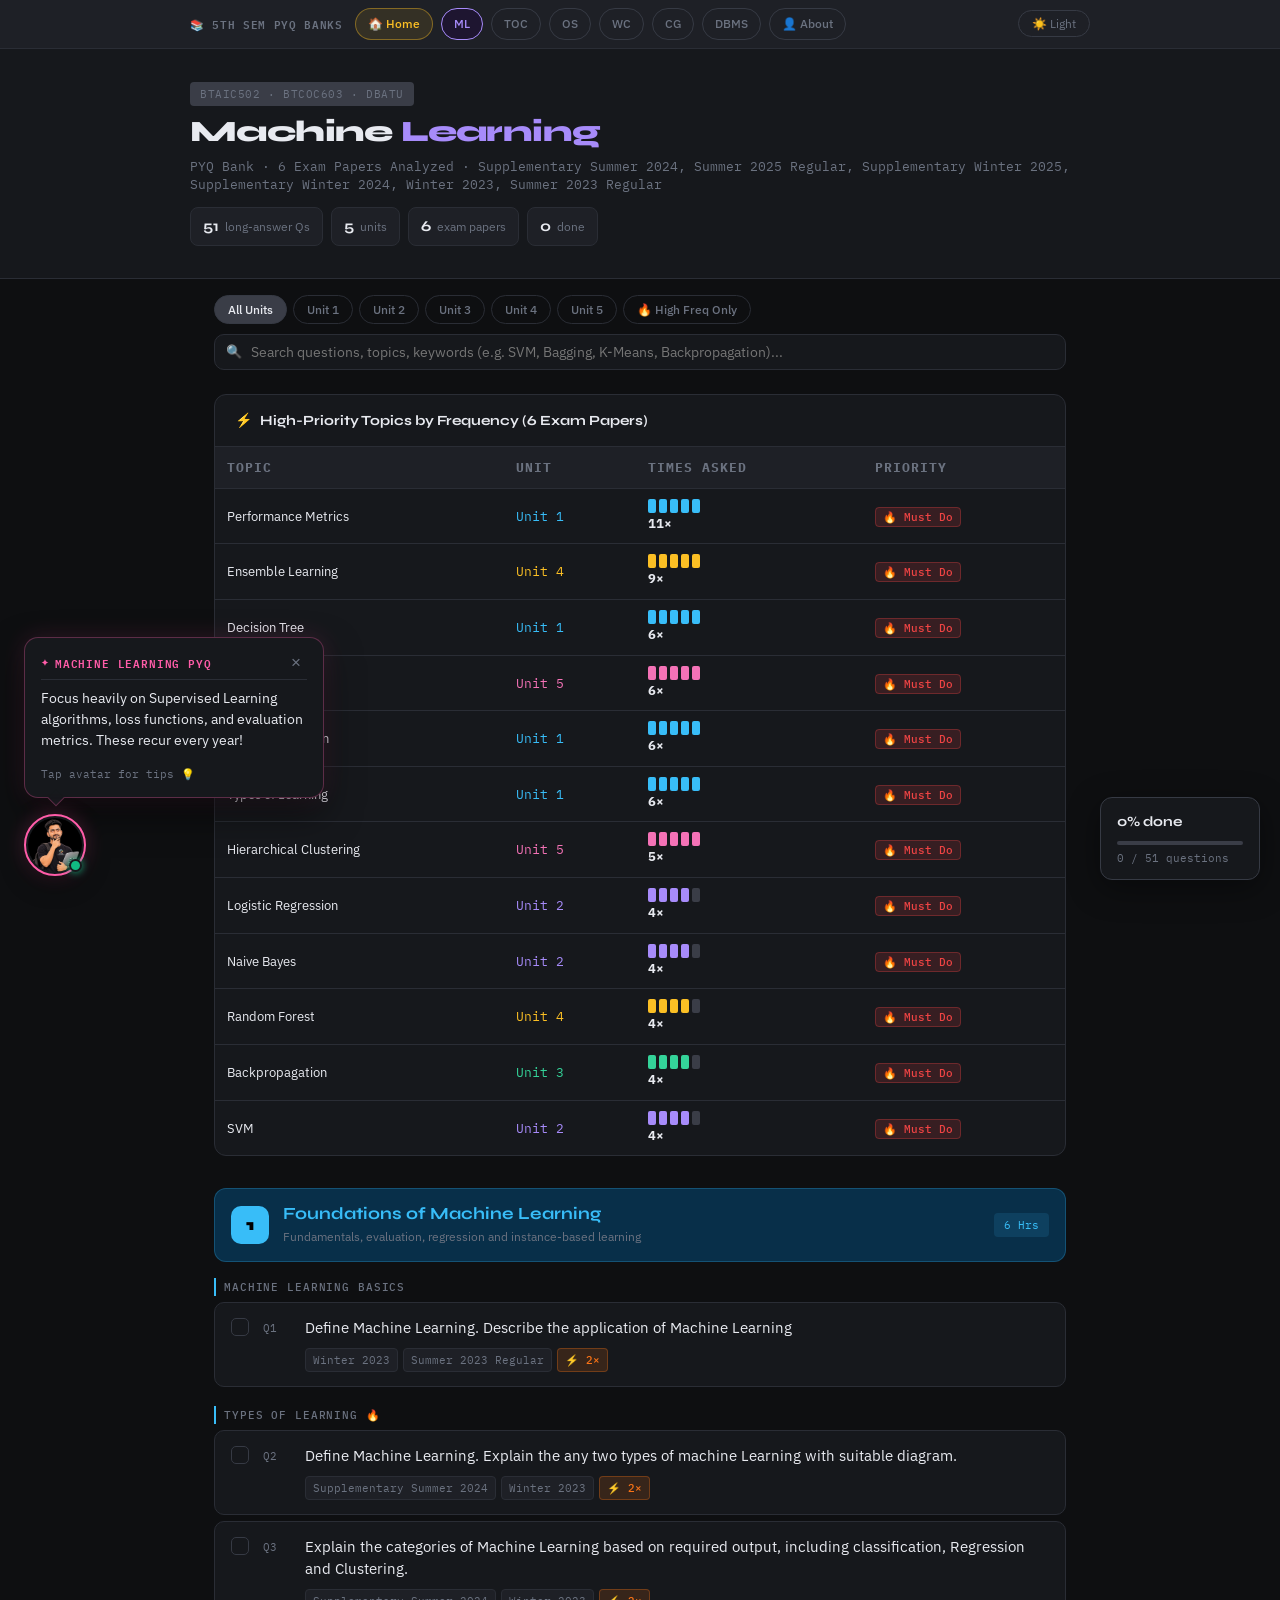
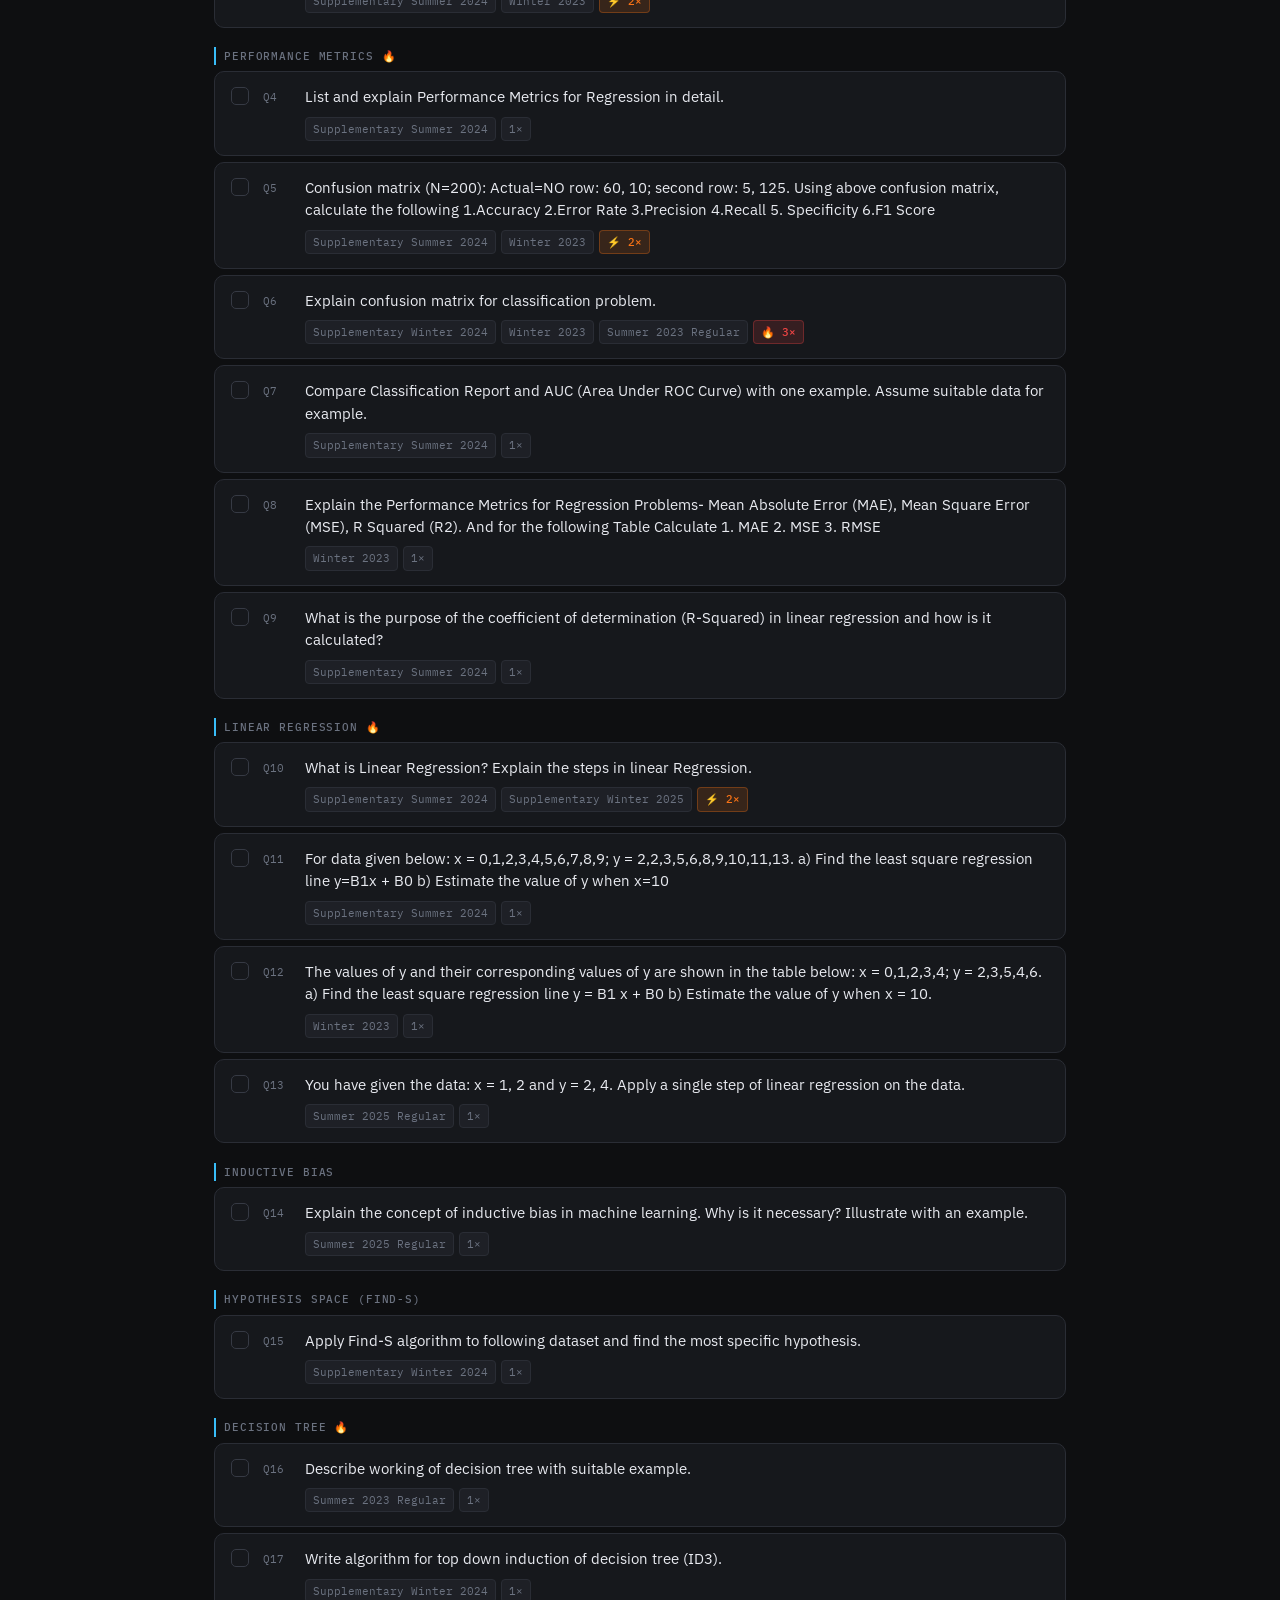
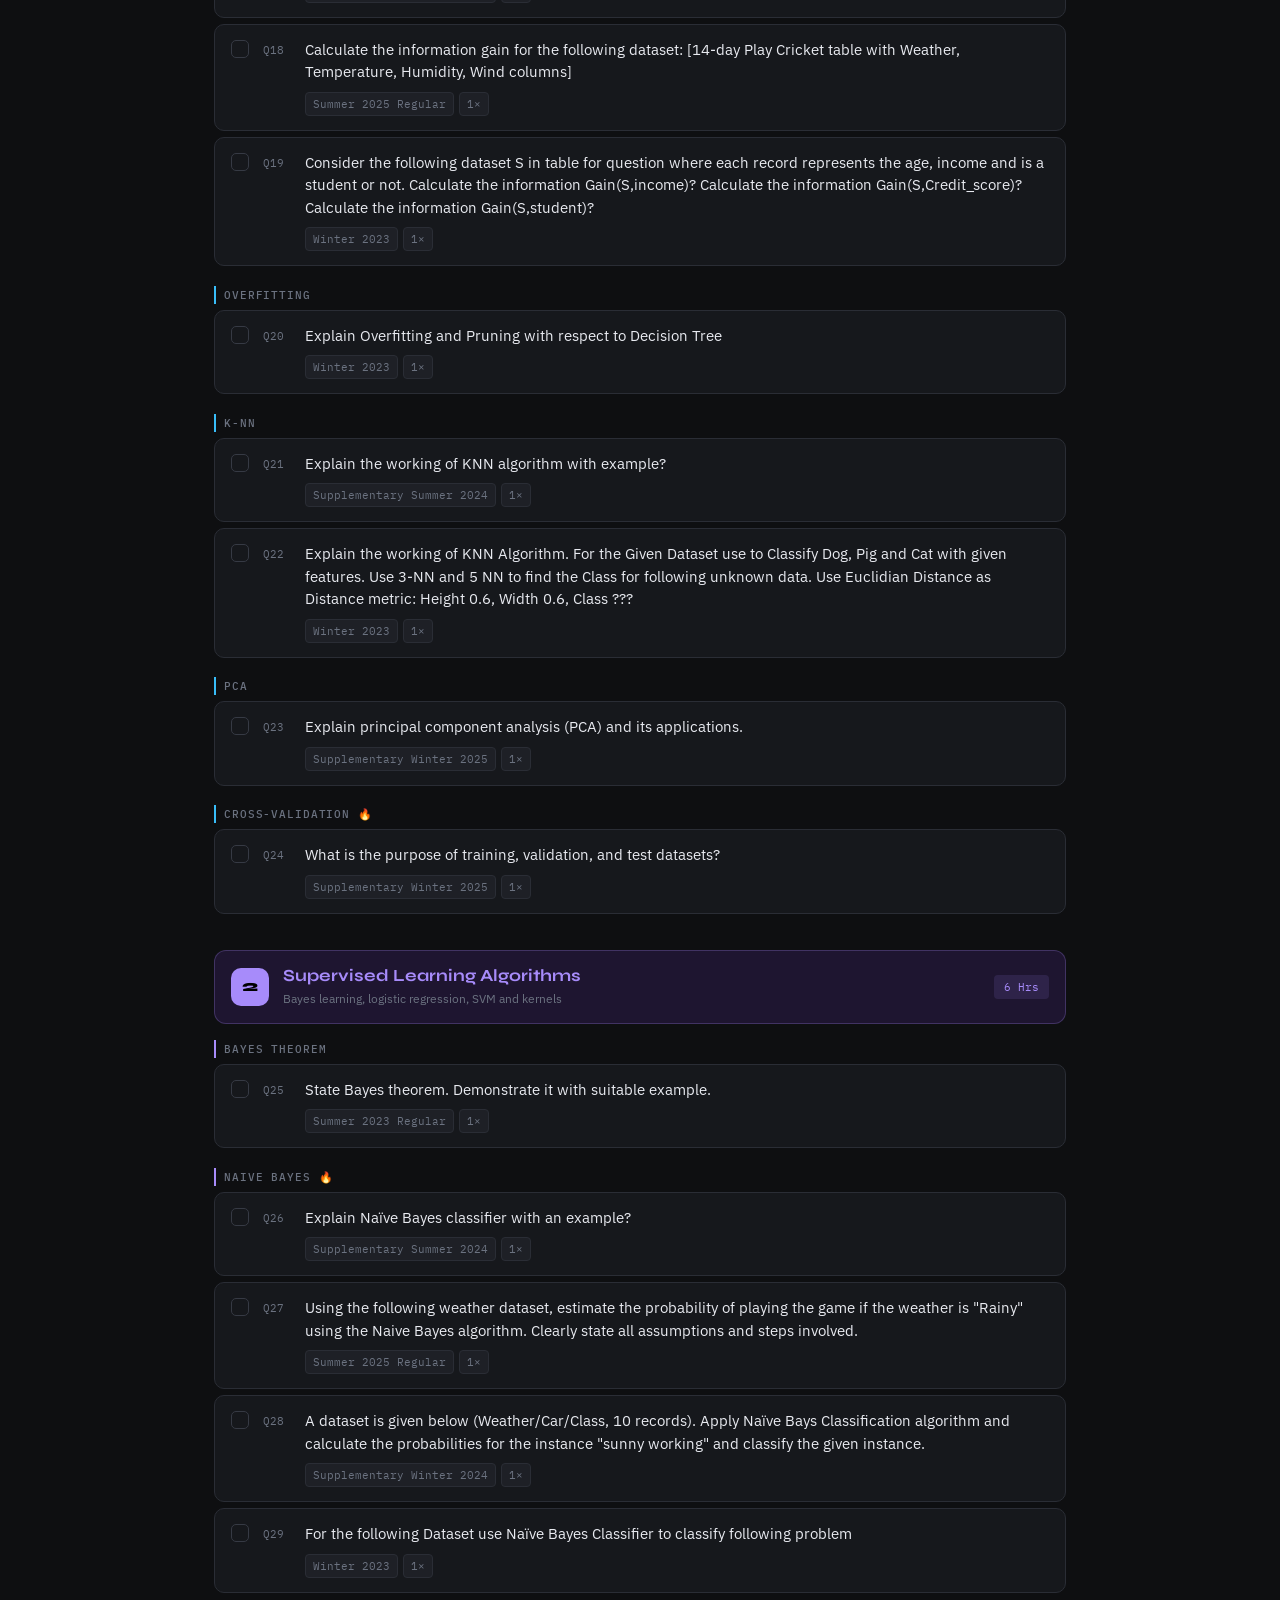
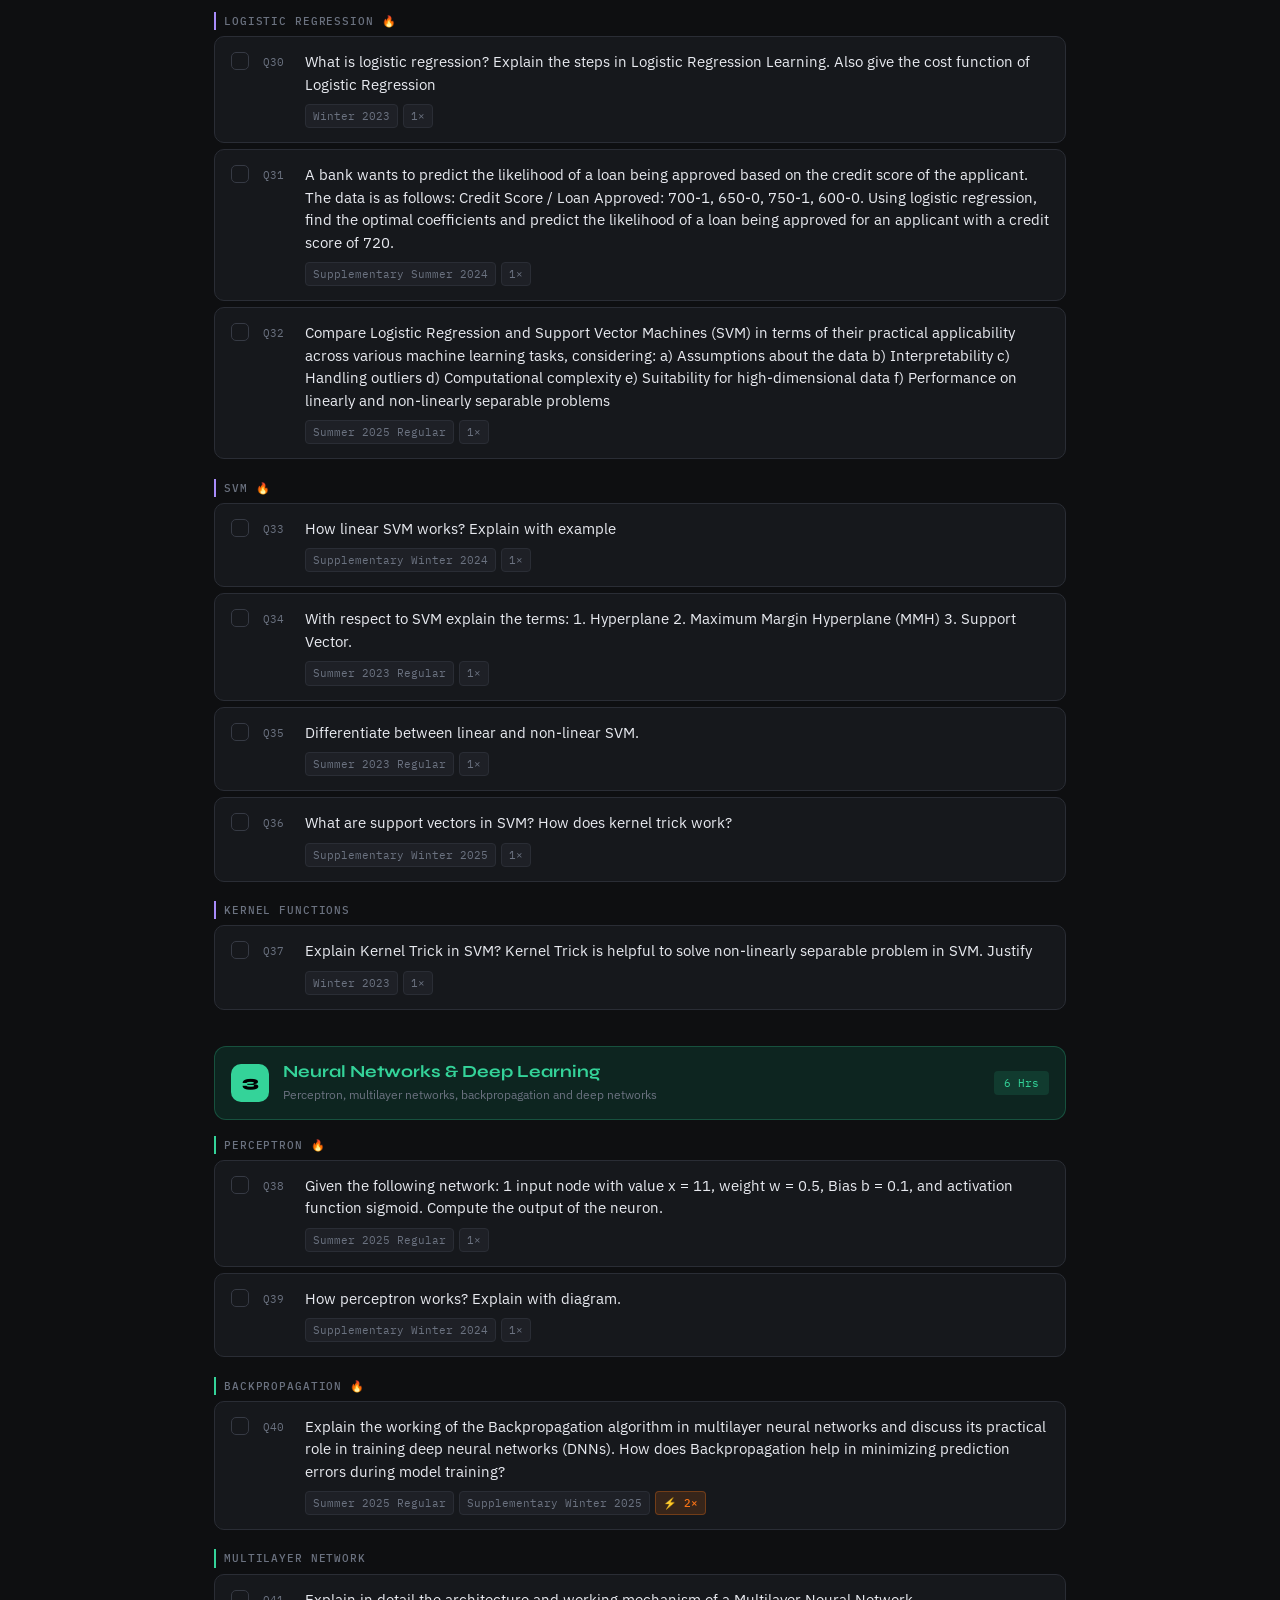
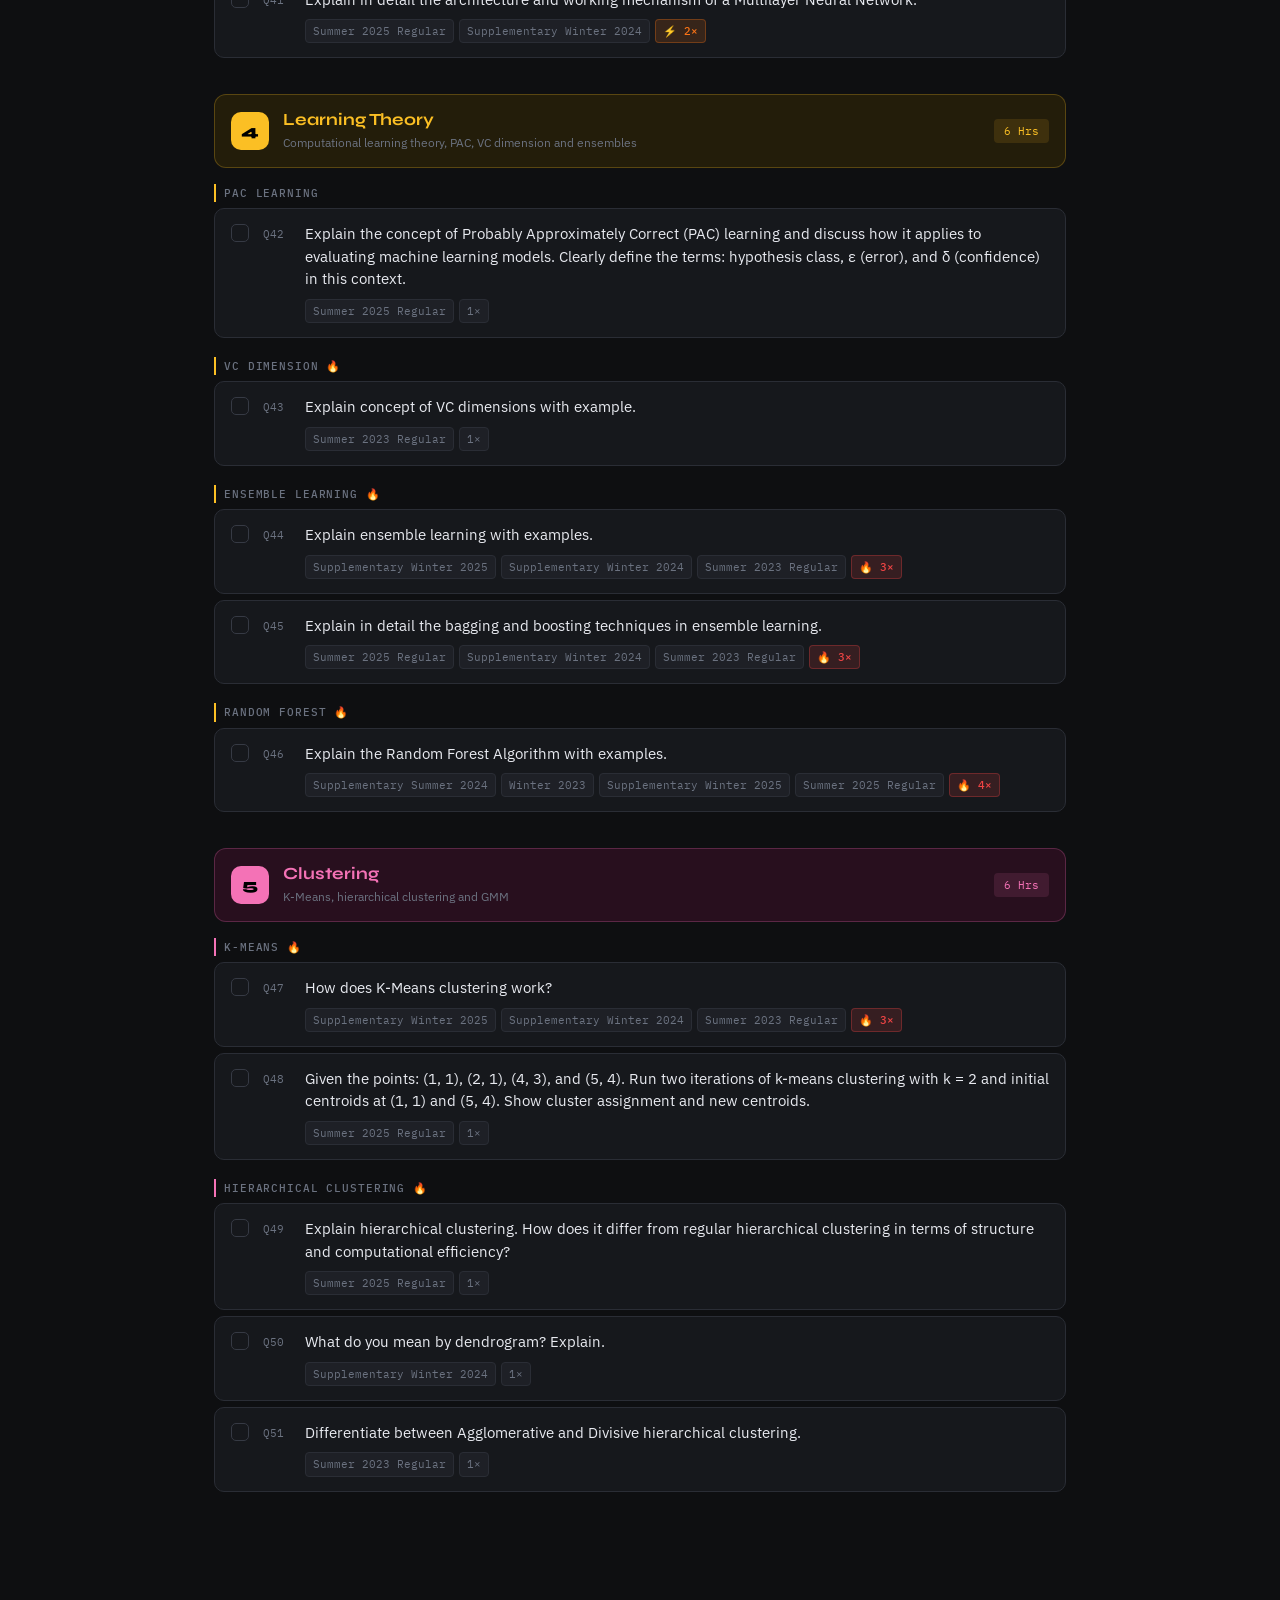
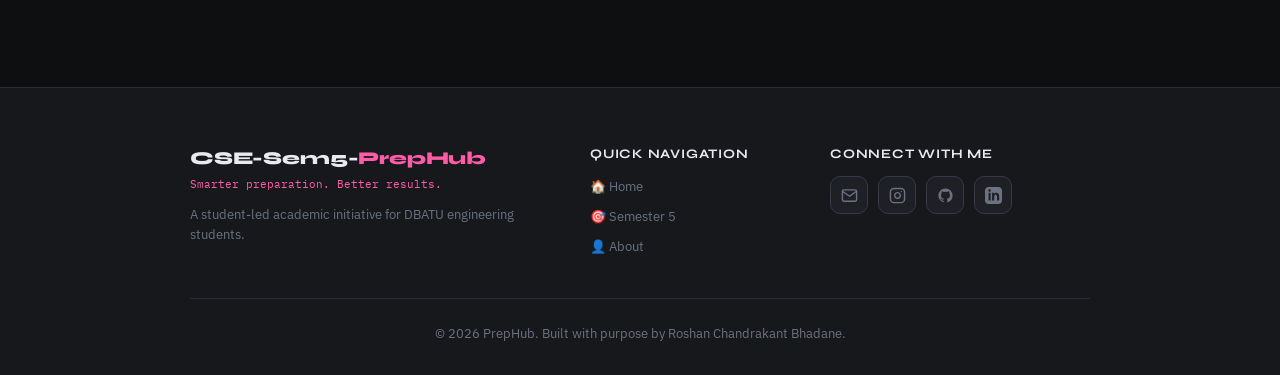
<file: ml.html>
<!DOCTYPE html>
<html lang="en">
<head>
<meta charset="UTF-8">
<meta name="viewport" content="width=device-width, initial-scale=1.0">
<title>ML Question Bank – DBATU</title>
<link href="https://fonts.googleapis.com/css2?family=Syne:wght@400;600;700;800&family=IBM+Plex+Mono:wght@400;500&family=IBM+Plex+Sans:wght@300;400;500;600&display=swap" rel="stylesheet">
<link rel="stylesheet" href="assets/css/branding.css">
<link rel="stylesheet" href="assets/css/responsive.css">
<style>
  :root {
    --bg: #0e0f11;
    --surface: #16181c;
    --surface2: #1e2026;
    --border: #2a2d35;
    --border2: #363a44;
    --text: #e8eaf0;
    --muted: #6b7280;
    --faint: #3a3d47;
    --primary: #a78bfa;
    --primary-glow: rgba(167, 139, 250, 0.15);
    --u1: #38bdf8; --u1d: #082f49;
    --u2: #a78bfa; --u2d: #1e1530;
    --u3: #34d399; --u3d: #0d2520;
    --u4: #fbbf24; --u4d: #231d0a;
    --u5: #f472b6; --u5d: #280f1e;
    --hot: #ef4444;
    --warm: #f97316;
    --cool: #6b7280;
  }
  * { box-sizing: border-box; margin: 0; padding: 0; }
  html { scroll-behavior: smooth; }
  body {
    background: var(--bg); color: var(--text);
    font-family: 'IBM Plex Sans', sans-serif;
    font-size: 15px; line-height: 1.65; min-height: 100vh;
  }
  .nav-bar {
    background: var(--surface2); border-bottom: 1px solid var(--border);
    padding: 8px 1.5rem; display: flex; align-items: center; gap: 8px;
    position: sticky; top: 0; z-index: 101; backdrop-filter: blur(12px);
  }
  .nav-bar-inner { max-width: 900px; margin: 0 auto; width: 100%; display: flex; align-items: center; gap: 8px; flex-wrap: wrap; }
  .nav-label {
    font-family: 'IBM Plex Mono', monospace; font-size: 11px; color: var(--muted);
    letter-spacing: .06em; text-transform: uppercase; margin-right: 4px;
  }
  .nav-btn {
    display: inline-flex; align-items: center; gap: 6px; padding: 5px 14px;
    border-radius: 20px; font-size: 12px; font-weight: 500;
    font-family: 'IBM Plex Sans', sans-serif; cursor: pointer;
    border: 1px solid var(--border2); background: transparent;
    color: var(--muted); transition: all .15s ease; text-decoration: none;
  }
  .nav-btn:hover { background: var(--faint); color: var(--text); border-color: var(--primary); }
  .nav-btn.active { background: var(--u2d); color: var(--primary); border-color: var(--primary); }
  .nav-btn.go-home {
    background: color-mix(in srgb, #fbbf24 10%, transparent);
    color: #fbbf24; border-color: color-mix(in srgb, #fbbf24 40%, transparent);
  }
  .nav-btn.go-home:hover {
    background: color-mix(in srgb, #fbbf24 20%, transparent);
    color: var(--text); border-color: #fbbf24;
  }
  header {
    background: var(--surface); border-bottom: 1px solid var(--border);
    padding: 2rem 1.5rem 1.5rem; z-index: 100; backdrop-filter: blur(12px);
  }
  .header-inner { max-width: 900px; margin: 0 auto; }
  .header-top { display: flex; align-items: flex-start; justify-content: space-between; flex-wrap: wrap; gap: 12px; }
  .course-badge {
    font-family: 'IBM Plex Mono', monospace; font-size: 11px;
    background: var(--faint); color: var(--muted); padding: 3px 10px;
    border-radius: 4px; letter-spacing: .05em; display: inline-block; margin-bottom: 8px;
  }
  h1 { font-family: 'Syne', sans-serif; font-size: clamp(20px, 4vw, 28px); font-weight: 800; letter-spacing: -.02em; color: var(--text); line-height: 1.1; }
  h1 span { color: var(--primary); }
  .header-meta { font-size: 12px; color: var(--muted); margin-top: 6px; font-family: 'IBM Plex Mono', monospace; }
  .stats { display: flex; gap: 8px; flex-wrap: wrap; margin-top: 14px; }
  .stat {
    background: var(--surface2); border: 1px solid var(--border); border-radius: 8px;
    padding: 6px 14px; font-size: 12px; color: var(--muted); display: flex; align-items: center; gap: 6px;
  }
  .stat strong { color: var(--text); font-size: 15px; font-family: 'Syne', sans-serif; }
  .controls-bar { max-width: 900px; margin: 0 auto; display: flex; flex-direction: column; gap: 10px; padding: 1rem 1.5rem 0; }
  .filter-bar { display: flex; gap: 6px; flex-wrap: wrap; align-items: center; }
  .tab {
    padding: 6px 14px; border-radius: 20px; font-size: 12px; font-weight: 500;
    cursor: pointer; border: 1px solid var(--border); background: transparent;
    color: var(--muted); transition: all .15s ease; font-family: 'IBM Plex Sans', sans-serif;
  }
  .tab:hover { border-color: var(--border2); color: var(--text); }
  .tab.active { background: var(--faint); color: var(--text); border-color: var(--border2); }
  .search-box { position: relative; width: 100%; }
  .search-input {
    width: 100%; background: var(--surface); border: 1px solid var(--border);
    border-radius: 10px; padding: 8px 14px 8px 36px; color: var(--text);
    font-family: 'IBM Plex Sans', sans-serif; font-size: 13px; outline: none; transition: border-color .2s;
  }
  .search-input:focus { border-color: var(--primary); }
  .search-icon { position: absolute; left: 12px; top: 50%; transform: translateY(-50%); color: var(--muted); font-size: 13px; pointer-events: none; }
  main { max-width: 900px; margin: 0 auto; padding: 1.5rem; }
  .unit { margin-bottom: 2.5rem; }
  .unit[data-unit="1"] { --uc: var(--u1); --ucd: var(--u1d); }
  .unit[data-unit="2"] { --uc: var(--u2); --ucd: var(--u2d); }
  .unit[data-unit="3"] { --uc: var(--u3); --ucd: var(--u3d); }
  .unit[data-unit="4"] { --uc: var(--u4); --ucd: var(--u4d); }
  .unit[data-unit="5"] { --uc: var(--u5); --ucd: var(--u5d); }
  .unit-header {
    display: flex; align-items: center; gap: 14px; margin-bottom: 1rem; padding: 16px 20px;
    background: var(--ucd); border: 1px solid color-mix(in srgb, var(--uc) 25%, transparent); border-radius: 12px;
  }
  .unit-num {
    width: 38px; height: 38px; border-radius: 10px; background: var(--uc); color: #000;
    font-family: 'Syne', sans-serif; font-weight: 800; font-size: 16px;
    display: flex; align-items: center; justify-content: center; flex-shrink: 0;
  }
  .unit-title { font-family: 'Syne', sans-serif; font-weight: 700; font-size: 16px; color: var(--uc); }
  .unit-sub { font-size: 12px; color: var(--muted); margin-top: 2px; }
  .unit-hrs {
    margin-left: auto; font-family: 'IBM Plex Mono', monospace; font-size: 11px; color: var(--uc);
    background: color-mix(in srgb, var(--uc) 12%, transparent); padding: 3px 10px; border-radius: 4px; white-space: nowrap;
  }
  .topic-group { margin-bottom: 1.2rem; }
  .topic-label {
    font-size: 11px; font-weight: 500; letter-spacing: .08em; text-transform: uppercase;
    color: var(--muted); font-family: 'IBM Plex Mono', monospace; margin-bottom: 6px;
    padding-left: 8px; border-left: 2px solid var(--uc);
  }
  .q-card {
    background: var(--surface); border: 1px solid var(--border); border-radius: 10px;
    padding: 14px 16px; margin-bottom: 6px; display: flex; gap: 14px; align-items: flex-start;
    transition: border-color .15s, background .15s; cursor: pointer;
  }
  .q-card:hover { border-color: var(--border2); background: var(--surface2); }
  .q-card.done { opacity: .45; background: var(--surface); }
  .q-card.done .q-text { text-decoration: line-through; text-decoration-color: var(--muted); }
  .q-num { font-family: 'IBM Plex Mono', monospace; font-size: 11px; color: var(--muted); min-width: 28px; margin-top: 2px; flex-shrink: 0; }
  .q-body { flex: 1; }
  .q-text { font-size: 14px; color: var(--text); line-height: 1.55; }
  .q-meta { display: flex; gap: 6px; flex-wrap: wrap; margin-top: 8px; align-items: center; }
  .badge { font-size: 10px; font-family: 'IBM Plex Mono', monospace; padding: 2px 8px; border-radius: 4px; border: 1px solid transparent; }
  .badge-year { background: var(--surface2); border-color: var(--border); color: var(--muted); }
  .badge-hot { background: color-mix(in srgb, var(--hot) 15%, transparent); border-color: color-mix(in srgb, var(--hot) 30%, transparent); color: var(--hot); font-weight: 500; }
  .badge-warm { background: color-mix(in srgb, var(--warm) 15%, transparent); border-color: color-mix(in srgb, var(--warm) 30%, transparent); color: var(--warm); font-weight: 500; }
  .badge-once { background: var(--surface2); border-color: var(--border); color: var(--muted); }
  .progress-wrap {
    position: fixed; bottom: 20px; right: 20px; background: var(--surface);
    border: 1px solid var(--border2); border-radius: 12px; padding: 12px 16px;
    font-size: 12px; color: var(--muted); box-shadow: 0 8px 32px rgba(0,0,0,.4); min-width: 160px; z-index: 200;
  }
  .progress-label { font-family: 'Syne', sans-serif; font-weight: 700; color: var(--text); font-size: 14px; }
  .progress-bar-track { height: 4px; background: var(--faint); border-radius: 2px; margin-top: 8px; overflow: hidden; }
  .progress-bar-fill { height: 100%; background: var(--primary); border-radius: 2px; transition: width .3s ease; width: 0%; }
  .progress-sub { font-size: 11px; margin-top: 4px; font-family: 'IBM Plex Mono', monospace; }
  .freq-table { background: var(--surface); border: 1px solid var(--border); border-radius: 12px; overflow: hidden; margin-bottom: 2.5rem; }
  .freq-table-header { padding: 14px 20px; border-bottom: 1px solid var(--border); font-family: 'Syne', sans-serif; font-weight: 700; font-size: 14px; display: flex; align-items: center; gap: 8px; }
  .freq-table-header span { color: var(--primary); }
  table { width: 100%; border-collapse: collapse; }
  th { font-family: 'IBM Plex Mono', monospace; font-size: 10px; letter-spacing: .08em; text-transform: uppercase; color: var(--muted); padding: 8px 16px; text-align: left; background: var(--surface2); border-bottom: 1px solid var(--border); }
  td { padding: 10px 16px; font-size: 13px; border-bottom: 1px solid var(--border); vertical-align: middle; }
  tr:last-child td { border-bottom: none; }
  tr:hover td { background: var(--surface2); }
  .freq-bars { display: flex; gap: 3px; }
  .freq-bar { width: 8px; height: 14px; border-radius: 2px; }
  .freq-bar.filled { background: var(--uc, var(--primary)); }
  .freq-bar.empty { background: var(--faint); }
  .check-box {
    width: 18px; height: 18px; border-radius: 5px; border: 1.5px solid var(--border2);
    background: transparent; flex-shrink: 0; margin-top: 1px;
    display: flex; align-items: center; justify-content: center; transition: all .15s; cursor: pointer;
  }
  .q-card:hover .check-box { border-color: var(--uc); }
  .check-box.checked { background: var(--uc); border-color: var(--uc); }
  .check-box.checked::after {
    content: ''; width: 4px; height: 7px; border: 1.5px solid #000;
    border-top: none; border-left: none; transform: rotate(45deg) translateY(-1px); display: block;
  }
  .unit.hidden { display: none; }
  .q-card.hidden { display: none; }
  .topic-group.hidden { display: none; }
  ::-webkit-scrollbar { width: 6px; }
  ::-webkit-scrollbar-track { background: var(--bg); }
  ::-webkit-scrollbar-thumb { background: var(--faint); border-radius: 3px; }
  html.light {
    --bg: #eceff6; --surface: #ffffff; --surface2: #f4f6fb;
    --border: rgba(0,0,0,0.07); --border2: rgba(0,0,0,0.13);
    --text: #0c0e15; --muted: #5c6880; --faint: #e0e4ef;
  }
  html.light .nav-bar { background: rgba(255,255,255,0.88); border-bottom-color: rgba(0,0,0,0.07); box-shadow: 0 1px 0 rgba(0,0,0,0.05), 0 2px 10px rgba(0,0,0,0.05); }
  html.light header { background: #ffffff; border-bottom-color: rgba(0,0,0,0.07); box-shadow: 0 1px 0 rgba(0,0,0,0.04), 0 2px 14px rgba(0,0,0,0.05); }
  html.light .q-card { background: #ffffff; border-color: rgba(0,0,0,0.07); box-shadow: 0 1px 2px rgba(0,0,0,0.05), 0 1px 5px rgba(0,0,0,0.03); }
  html.light .q-card:hover { background: #ffffff; border-color: rgba(0,0,0,0.12); box-shadow: 0 4px 16px rgba(0,0,0,0.09), 0 1px 4px rgba(0,0,0,0.06); transform: translateY(-1px); }
  html.light .q-card.done { background: #f6f7fb; opacity: 0.6; }
  html.light .freq-table { background: #ffffff; border-color: rgba(0,0,0,0.07); box-shadow: 0 1px 4px rgba(0,0,0,0.05), 0 4px 18px rgba(0,0,0,0.05); }
  html.light .freq-table-header { border-bottom-color: rgba(0,0,0,0.07); }
  html.light th { background: #f4f6fb; border-bottom-color: rgba(0,0,0,0.07); color: #5c6880; }
  html.light td { border-bottom-color: rgba(0,0,0,0.05); }
  html.light tr:hover td { background: #f8f9fc; }
  html.light .freq-bar.empty { background: #d4d9e8; }
  html.light .stat { background: #ffffff; border-color: rgba(0,0,0,0.07); box-shadow: 0 1px 3px rgba(0,0,0,0.05); }
  html.light .tab { background: #ffffff; border-color: rgba(0,0,0,0.09); box-shadow: 0 1px 2px rgba(0,0,0,0.04); color: #5c6880; }
  html.light .tab:hover { background: #f0f3f9; border-color: rgba(0,0,0,0.15); color: #0c0e15; }
  html.light .tab.active { background: #0c0e15; color: #f4f6fb; border-color: #0c0e15; box-shadow: 0 2px 8px rgba(12,14,21,0.20); }
  html.light .search-input { background: #ffffff; border-color: rgba(0,0,0,0.10); color: #0c0e15; }
  html.light .badge-year { background: #eef0f8; border-color: rgba(0,0,0,0.10); color: #5c6880; }
  html.light .progress-wrap { background: #ffffff; border-color: rgba(0,0,0,0.10); box-shadow: 0 8px 30px rgba(0,0,0,0.13), 0 2px 6px rgba(0,0,0,0.06); }
  html.light .unit-header { box-shadow: 0 1px 4px rgba(0,0,0,0.06); }
  .theme-toggle {
    margin-left: auto; background: transparent; border: 1px solid var(--border2);
    color: var(--muted); padding: 5px 13px; border-radius: 20px; font-size: 12px;
    cursor: pointer; transition: all .15s ease; font-family: 'IBM Plex Sans', sans-serif;
    display: inline-flex; align-items: center; gap: 5px; white-space: nowrap;
  }
  .theme-toggle:hover { background: var(--faint); color: var(--text); border-color: var(--border2); }
</style>
</head>
<body>

<!-- ─── NAV BAR ─── -->
<nav class="nav-bar">
  <div class="nav-bar-inner">
    <span class="nav-label">📚 5th Sem PYQ Banks</span>
    <a class="nav-btn go-home" href="index.html">🏠 Home</a>
    <a class="nav-btn active" href="ml.html">ML</a>
    <a class="nav-btn" href="toc.html">TOC</a>
    <a class="nav-btn" href="os.html">OS</a>
    <a class="nav-btn" href="wc.html">WC</a>
    <a class="nav-btn" href="cg.html">CG</a>
    <a class="nav-btn" href="dbms.html">DBMS</a>
    <a class="nav-btn" href="index.html#about" title="About Preparation Hub &amp; Creator">👤 About</a>
    <button class="theme-toggle" id="theme-toggle-btn" onclick="toggleTheme()">☀️ Light</button>
  </div>
</nav>

<!-- ─── HEADER ─── -->
<header>
  <div class="header-inner">
    <div class="header-top">
      <div>
        <div class="course-badge">BTAIC502 · BTCOC603 · DBATU</div>
        <h1>Machine <span>Learning</span></h1>
        <div class="header-meta">PYQ Bank · 6 Exam Papers Analyzed · Supplementary Summer 2024, Summer 2025 Regular, Supplementary Winter 2025, Supplementary Winter 2024, Winter 2023, Summer 2023 Regular</div>
      </div>
    </div>
    <div class="stats">
      <div class="stat"><strong id="total-q">51</strong> long-answer Qs</div>
      <div class="stat"><strong>5</strong> units</div>
      <div class="stat"><strong>6</strong> exam papers</div>
      <div class="stat"><strong id="done-count">0</strong> done</div>
    </div>
  </div>
</header>

<!-- ─── CONTROLS BAR ─── -->
<div class="controls-bar">
  <div class="filter-bar">
    <button class="tab active" onclick="filterUnit('all', this)">All Units</button>
    <button class="tab" onclick="filterUnit('1', this)" style="--uc:var(--u1)">Unit 1</button>
    <button class="tab" onclick="filterUnit('2', this)" style="--uc:var(--u2)">Unit 2</button>
    <button class="tab" onclick="filterUnit('3', this)" style="--uc:var(--u3)">Unit 3</button>
    <button class="tab" onclick="filterUnit('4', this)" style="--uc:var(--u4)">Unit 4</button>
    <button class="tab" onclick="filterUnit('5', this)" style="--uc:var(--u5)">Unit 5</button>
    <button class="tab" onclick="filterUnit('hot', this)">🔥 High Freq Only</button>
  </div>
  <div class="search-box">
    <span class="search-icon">🔍</span>
    <input type="text" class="search-input" id="search-input" placeholder="Search questions, topics, keywords (e.g. SVM, Bagging, K-Means, Backpropagation)..." oninput="handleSearch(this.value)">
  </div>
</div>

<main>

<!-- ── FREQUENCY TABLE ── -->
<div class="freq-table" data-unit="freq">
  <div class="freq-table-header"><span>⚡</span> High-Priority Topics by Frequency (6 Exam Papers)</div>
  <table>
    <thead>
      <tr><th>Topic</th><th>Unit</th><th>Times Asked</th><th>Priority</th></tr>
    </thead>
    <tbody>
      <tr style="--uc:var(--u1)"><td>Performance Metrics</td><td style="color:var(--u1);font-family:'IBM Plex Mono',monospace;font-size:12px">Unit 1</td><td><span class="freq-bars"><span class="freq-bar filled"></span><span class="freq-bar filled"></span><span class="freq-bar filled"></span><span class="freq-bar filled"></span><span class="freq-bar filled"></span></span> <b>11×</b></td><td><span class="badge badge-hot">🔥 Must Do</span></td></tr>
      <tr style="--uc:var(--u4)"><td>Ensemble Learning</td><td style="color:var(--u4);font-family:'IBM Plex Mono',monospace;font-size:12px">Unit 4</td><td><span class="freq-bars"><span class="freq-bar filled"></span><span class="freq-bar filled"></span><span class="freq-bar filled"></span><span class="freq-bar filled"></span><span class="freq-bar filled"></span></span> <b>9×</b></td><td><span class="badge badge-hot">🔥 Must Do</span></td></tr>
      <tr style="--uc:var(--u1)"><td>Decision Tree</td><td style="color:var(--u1);font-family:'IBM Plex Mono',monospace;font-size:12px">Unit 1</td><td><span class="freq-bars"><span class="freq-bar filled"></span><span class="freq-bar filled"></span><span class="freq-bar filled"></span><span class="freq-bar filled"></span><span class="freq-bar filled"></span></span> <b>6×</b></td><td><span class="badge badge-hot">🔥 Must Do</span></td></tr>
      <tr style="--uc:var(--u5)"><td>K-Means</td><td style="color:var(--u5);font-family:'IBM Plex Mono',monospace;font-size:12px">Unit 5</td><td><span class="freq-bars"><span class="freq-bar filled"></span><span class="freq-bar filled"></span><span class="freq-bar filled"></span><span class="freq-bar filled"></span><span class="freq-bar filled"></span></span> <b>6×</b></td><td><span class="badge badge-hot">🔥 Must Do</span></td></tr>
      <tr style="--uc:var(--u1)"><td>Linear Regression</td><td style="color:var(--u1);font-family:'IBM Plex Mono',monospace;font-size:12px">Unit 1</td><td><span class="freq-bars"><span class="freq-bar filled"></span><span class="freq-bar filled"></span><span class="freq-bar filled"></span><span class="freq-bar filled"></span><span class="freq-bar filled"></span></span> <b>6×</b></td><td><span class="badge badge-hot">🔥 Must Do</span></td></tr>
      <tr style="--uc:var(--u1)"><td>Types of Learning</td><td style="color:var(--u1);font-family:'IBM Plex Mono',monospace;font-size:12px">Unit 1</td><td><span class="freq-bars"><span class="freq-bar filled"></span><span class="freq-bar filled"></span><span class="freq-bar filled"></span><span class="freq-bar filled"></span><span class="freq-bar filled"></span></span> <b>6×</b></td><td><span class="badge badge-hot">🔥 Must Do</span></td></tr>
      <tr style="--uc:var(--u5)"><td>Hierarchical Clustering</td><td style="color:var(--u5);font-family:'IBM Plex Mono',monospace;font-size:12px">Unit 5</td><td><span class="freq-bars"><span class="freq-bar filled"></span><span class="freq-bar filled"></span><span class="freq-bar filled"></span><span class="freq-bar filled"></span><span class="freq-bar filled"></span></span> <b>5×</b></td><td><span class="badge badge-hot">🔥 Must Do</span></td></tr>
      <tr style="--uc:var(--u2)"><td>Logistic Regression</td><td style="color:var(--u2);font-family:'IBM Plex Mono',monospace;font-size:12px">Unit 2</td><td><span class="freq-bars"><span class="freq-bar filled"></span><span class="freq-bar filled"></span><span class="freq-bar filled"></span><span class="freq-bar filled"></span><span class="freq-bar empty"></span></span> <b>4×</b></td><td><span class="badge badge-hot">🔥 Must Do</span></td></tr>
      <tr style="--uc:var(--u2)"><td>Naive Bayes</td><td style="color:var(--u2);font-family:'IBM Plex Mono',monospace;font-size:12px">Unit 2</td><td><span class="freq-bars"><span class="freq-bar filled"></span><span class="freq-bar filled"></span><span class="freq-bar filled"></span><span class="freq-bar filled"></span><span class="freq-bar empty"></span></span> <b>4×</b></td><td><span class="badge badge-hot">🔥 Must Do</span></td></tr>
      <tr style="--uc:var(--u4)"><td>Random Forest</td><td style="color:var(--u4);font-family:'IBM Plex Mono',monospace;font-size:12px">Unit 4</td><td><span class="freq-bars"><span class="freq-bar filled"></span><span class="freq-bar filled"></span><span class="freq-bar filled"></span><span class="freq-bar filled"></span><span class="freq-bar empty"></span></span> <b>4×</b></td><td><span class="badge badge-hot">🔥 Must Do</span></td></tr>
      <tr style="--uc:var(--u3)"><td>Backpropagation</td><td style="color:var(--u3);font-family:'IBM Plex Mono',monospace;font-size:12px">Unit 3</td><td><span class="freq-bars"><span class="freq-bar filled"></span><span class="freq-bar filled"></span><span class="freq-bar filled"></span><span class="freq-bar filled"></span><span class="freq-bar empty"></span></span> <b>4×</b></td><td><span class="badge badge-hot">🔥 Must Do</span></td></tr>
      <tr style="--uc:var(--u2)"><td>SVM</td><td style="color:var(--u2);font-family:'IBM Plex Mono',monospace;font-size:12px">Unit 2</td><td><span class="freq-bars"><span class="freq-bar filled"></span><span class="freq-bar filled"></span><span class="freq-bar filled"></span><span class="freq-bar filled"></span><span class="freq-bar empty"></span></span> <b>4×</b></td><td><span class="badge badge-hot">🔥 Must Do</span></td></tr>
    </tbody>
  </table>
</div>


<!-- ══════════ UNIT 1 ══════════ -->
<div class="unit" data-unit="1">
  <div class="unit-header">
    <div class="unit-num">1</div>
    <div>
      <div class="unit-title">Foundations of Machine Learning</div>
      <div class="unit-sub">Fundamentals, evaluation, regression and instance-based learning</div>
    </div>
    <div class="unit-hrs">6 Hrs</div>
  </div>

  <div class="topic-group">
    <div class="topic-label">Machine Learning Basics</div>
    <div class="q-card" onclick="toggleDone(this)">
      <div class="check-box"></div>
      <div class="q-num">Q1</div>
      <div class="q-body">
        <div class="q-text">Define Machine Learning. Describe the application of Machine Learning</div>
        <div class="q-meta">
          <span class="badge badge-year">Winter 2023</span>
          <span class="badge badge-year">Summer 2023 Regular</span>
          <span class="badge badge-warm">⚡ 2×</span>
        </div>
      </div>
    </div>
  </div>

  <div class="topic-group">
    <div class="topic-label">Types of Learning 🔥</div>
    <div class="q-card" onclick="toggleDone(this)">
      <div class="check-box"></div>
      <div class="q-num">Q2</div>
      <div class="q-body">
        <div class="q-text">Define Machine Learning. Explain the any two types of machine Learning with suitable diagram.</div>
        <div class="q-meta">
          <span class="badge badge-year">Supplementary Summer 2024</span>
          <span class="badge badge-year">Winter 2023</span>
          <span class="badge badge-warm">⚡ 2×</span>
        </div>
      </div>
    </div>
    <div class="q-card" onclick="toggleDone(this)">
      <div class="check-box"></div>
      <div class="q-num">Q3</div>
      <div class="q-body">
        <div class="q-text">Explain the categories of Machine Learning based on required output, including classification, Regression and Clustering.</div>
        <div class="q-meta">
          <span class="badge badge-year">Supplementary Summer 2024</span>
          <span class="badge badge-year">Winter 2023</span>
          <span class="badge badge-warm">⚡ 2×</span>
        </div>
      </div>
    </div>
  </div>

  <div class="topic-group">
    <div class="topic-label">Performance Metrics 🔥</div>
    <div class="q-card" onclick="toggleDone(this)">
      <div class="check-box"></div>
      <div class="q-num">Q4</div>
      <div class="q-body">
        <div class="q-text">List and explain Performance Metrics for Regression in detail.</div>
        <div class="q-meta">
          <span class="badge badge-year">Supplementary Summer 2024</span>
          <span class="badge badge-once">1×</span>
        </div>
      </div>
    </div>
    <div class="q-card" onclick="toggleDone(this)">
      <div class="check-box"></div>
      <div class="q-num">Q5</div>
      <div class="q-body">
        <div class="q-text">Confusion matrix (N=200): Actual=NO row: 60, 10; second row: 5, 125. Using above confusion matrix, calculate the following 1.Accuracy 2.Error Rate 3.Precision 4.Recall 5. Specificity 6.F1 Score</div>
        <div class="q-meta">
          <span class="badge badge-year">Supplementary Summer 2024</span>
          <span class="badge badge-year">Winter 2023</span>
          <span class="badge badge-warm">⚡ 2×</span>
        </div>
      </div>
    </div>
    <div class="q-card" onclick="toggleDone(this)">
      <div class="check-box"></div>
      <div class="q-num">Q6</div>
      <div class="q-body">
        <div class="q-text">Explain confusion matrix for classification problem.</div>
        <div class="q-meta">
          <span class="badge badge-year">Supplementary Winter 2024</span>
          <span class="badge badge-year">Winter 2023</span>
          <span class="badge badge-year">Summer 2023 Regular</span>
          <span class="badge badge-hot">🔥 3×</span>
        </div>
      </div>
    </div>
    <div class="q-card" onclick="toggleDone(this)">
      <div class="check-box"></div>
      <div class="q-num">Q7</div>
      <div class="q-body">
        <div class="q-text">Compare Classification Report and AUC (Area Under ROC Curve) with one example. Assume suitable data for example.</div>
        <div class="q-meta">
          <span class="badge badge-year">Supplementary Summer 2024</span>
          <span class="badge badge-once">1×</span>
        </div>
      </div>
    </div>
    <div class="q-card" onclick="toggleDone(this)">
      <div class="check-box"></div>
      <div class="q-num">Q8</div>
      <div class="q-body">
        <div class="q-text">Explain the Performance Metrics for Regression Problems- Mean Absolute Error (MAE), Mean Square Error (MSE), R Squared (R2). And for the following Table Calculate 1. MAE 2. MSE 3. RMSE</div>
        <div class="q-meta">
          <span class="badge badge-year">Winter 2023</span>
          <span class="badge badge-once">1×</span>
        </div>
      </div>
    </div>
    <div class="q-card" onclick="toggleDone(this)">
      <div class="check-box"></div>
      <div class="q-num">Q9</div>
      <div class="q-body">
        <div class="q-text">What is the purpose of the coefficient of determination (R-Squared) in linear regression and how is it calculated?</div>
        <div class="q-meta">
          <span class="badge badge-year">Supplementary Summer 2024</span>
          <span class="badge badge-once">1×</span>
        </div>
      </div>
    </div>
  </div>

  <div class="topic-group">
    <div class="topic-label">Linear Regression 🔥</div>
    <div class="q-card" onclick="toggleDone(this)">
      <div class="check-box"></div>
      <div class="q-num">Q10</div>
      <div class="q-body">
        <div class="q-text">What is Linear Regression? Explain the steps in linear Regression.</div>
        <div class="q-meta">
          <span class="badge badge-year">Supplementary Summer 2024</span>
          <span class="badge badge-year">Supplementary Winter 2025</span>
          <span class="badge badge-warm">⚡ 2×</span>
        </div>
      </div>
    </div>
    <div class="q-card" onclick="toggleDone(this)">
      <div class="check-box"></div>
      <div class="q-num">Q11</div>
      <div class="q-body">
        <div class="q-text">For data given below: x = 0,1,2,3,4,5,6,7,8,9; y = 2,2,3,5,6,8,9,10,11,13. a) Find the least square regression line y=B1x + B0 b) Estimate the value of y when x=10</div>
        <div class="q-meta">
          <span class="badge badge-year">Supplementary Summer 2024</span>
          <span class="badge badge-once">1×</span>
        </div>
      </div>
    </div>
    <div class="q-card" onclick="toggleDone(this)">
      <div class="check-box"></div>
      <div class="q-num">Q12</div>
      <div class="q-body">
        <div class="q-text">The values of y and their corresponding values of y are shown in the table below: x = 0,1,2,3,4; y = 2,3,5,4,6. a) Find the least square regression line y = B1 x + B0 b) Estimate the value of y when x = 10.</div>
        <div class="q-meta">
          <span class="badge badge-year">Winter 2023</span>
          <span class="badge badge-once">1×</span>
        </div>
      </div>
    </div>
    <div class="q-card" onclick="toggleDone(this)">
      <div class="check-box"></div>
      <div class="q-num">Q13</div>
      <div class="q-body">
        <div class="q-text">You have given the data: x = 1, 2 and y = 2, 4. Apply a single step of linear regression on the data.</div>
        <div class="q-meta">
          <span class="badge badge-year">Summer 2025 Regular</span>
          <span class="badge badge-once">1×</span>
        </div>
      </div>
    </div>
  </div>

  <div class="topic-group">
    <div class="topic-label">Inductive Bias</div>
    <div class="q-card" onclick="toggleDone(this)">
      <div class="check-box"></div>
      <div class="q-num">Q14</div>
      <div class="q-body">
        <div class="q-text">Explain the concept of inductive bias in machine learning. Why is it necessary? Illustrate with an example.</div>
        <div class="q-meta">
          <span class="badge badge-year">Summer 2025 Regular</span>
          <span class="badge badge-once">1×</span>
        </div>
      </div>
    </div>
  </div>

  <div class="topic-group">
    <div class="topic-label">Hypothesis Space (Find-S)</div>
    <div class="q-card" onclick="toggleDone(this)">
      <div class="check-box"></div>
      <div class="q-num">Q15</div>
      <div class="q-body">
        <div class="q-text">Apply Find-S algorithm to following dataset and find the most specific hypothesis.</div>
        <div class="q-meta">
          <span class="badge badge-year">Supplementary Winter 2024</span>
          <span class="badge badge-once">1×</span>
        </div>
      </div>
    </div>
  </div>

  <div class="topic-group">
    <div class="topic-label">Decision Tree 🔥</div>
    <div class="q-card" onclick="toggleDone(this)">
      <div class="check-box"></div>
      <div class="q-num">Q16</div>
      <div class="q-body">
        <div class="q-text">Describe working of decision tree with suitable example.</div>
        <div class="q-meta">
          <span class="badge badge-year">Summer 2023 Regular</span>
          <span class="badge badge-once">1×</span>
        </div>
      </div>
    </div>
    <div class="q-card" onclick="toggleDone(this)">
      <div class="check-box"></div>
      <div class="q-num">Q17</div>
      <div class="q-body">
        <div class="q-text">Write algorithm for top down induction of decision tree (ID3).</div>
        <div class="q-meta">
          <span class="badge badge-year">Supplementary Winter 2024</span>
          <span class="badge badge-once">1×</span>
        </div>
      </div>
    </div>
    <div class="q-card" onclick="toggleDone(this)">
      <div class="check-box"></div>
      <div class="q-num">Q18</div>
      <div class="q-body">
        <div class="q-text">Calculate the information gain for the following dataset: [14-day Play Cricket table with Weather, Temperature, Humidity, Wind columns]</div>
        <div class="q-meta">
          <span class="badge badge-year">Summer 2025 Regular</span>
          <span class="badge badge-once">1×</span>
        </div>
      </div>
    </div>
    <div class="q-card" onclick="toggleDone(this)">
      <div class="check-box"></div>
      <div class="q-num">Q19</div>
      <div class="q-body">
        <div class="q-text">Consider the following dataset S in table for question where each record represents the age, income and is a student or not. Calculate the information Gain(S,income)? Calculate the information Gain(S,Credit_score)? Calculate the information Gain(S,student)?</div>
        <div class="q-meta">
          <span class="badge badge-year">Winter 2023</span>
          <span class="badge badge-once">1×</span>
        </div>
      </div>
    </div>
  </div>

  <div class="topic-group">
    <div class="topic-label">Overfitting</div>
    <div class="q-card" onclick="toggleDone(this)">
      <div class="check-box"></div>
      <div class="q-num">Q20</div>
      <div class="q-body">
        <div class="q-text">Explain Overfitting and Pruning with respect to Decision Tree</div>
        <div class="q-meta">
          <span class="badge badge-year">Winter 2023</span>
          <span class="badge badge-once">1×</span>
        </div>
      </div>
    </div>
  </div>

  <div class="topic-group">
    <div class="topic-label">k-NN</div>
    <div class="q-card" onclick="toggleDone(this)">
      <div class="check-box"></div>
      <div class="q-num">Q21</div>
      <div class="q-body">
        <div class="q-text">Explain the working of KNN algorithm with example?</div>
        <div class="q-meta">
          <span class="badge badge-year">Supplementary Summer 2024</span>
          <span class="badge badge-once">1×</span>
        </div>
      </div>
    </div>
    <div class="q-card" onclick="toggleDone(this)">
      <div class="check-box"></div>
      <div class="q-num">Q22</div>
      <div class="q-body">
        <div class="q-text">Explain the working of KNN Algorithm. For the Given Dataset use to Classify Dog, Pig and Cat with given features. Use 3-NN and 5 NN to find the Class for following unknown data. Use Euclidian Distance as Distance metric: Height 0.6, Width 0.6, Class ???</div>
        <div class="q-meta">
          <span class="badge badge-year">Winter 2023</span>
          <span class="badge badge-once">1×</span>
        </div>
      </div>
    </div>
  </div>

  <div class="topic-group">
    <div class="topic-label">PCA</div>
    <div class="q-card" onclick="toggleDone(this)">
      <div class="check-box"></div>
      <div class="q-num">Q23</div>
      <div class="q-body">
        <div class="q-text">Explain principal component analysis (PCA) and its applications.</div>
        <div class="q-meta">
          <span class="badge badge-year">Supplementary Winter 2025</span>
          <span class="badge badge-once">1×</span>
        </div>
      </div>
    </div>
  </div>

  <div class="topic-group">
    <div class="topic-label">Cross-Validation 🔥</div>
    <div class="q-card" onclick="toggleDone(this)">
      <div class="check-box"></div>
      <div class="q-num">Q24</div>
      <div class="q-body">
        <div class="q-text">What is the purpose of training, validation, and test datasets?</div>
        <div class="q-meta">
          <span class="badge badge-year">Supplementary Winter 2025</span>
          <span class="badge badge-once">1×</span>
        </div>
      </div>
    </div>
  </div>
</div>

<!-- ══════════ UNIT 2 ══════════ -->
<div class="unit" data-unit="2">
  <div class="unit-header">
    <div class="unit-num">2</div>
    <div>
      <div class="unit-title">Supervised Learning Algorithms</div>
      <div class="unit-sub">Bayes learning, logistic regression, SVM and kernels</div>
    </div>
    <div class="unit-hrs">6 Hrs</div>
  </div>

  <div class="topic-group">
    <div class="topic-label">Bayes Theorem</div>
    <div class="q-card" onclick="toggleDone(this)">
      <div class="check-box"></div>
      <div class="q-num">Q25</div>
      <div class="q-body">
        <div class="q-text">State Bayes theorem. Demonstrate it with suitable example.</div>
        <div class="q-meta">
          <span class="badge badge-year">Summer 2023 Regular</span>
          <span class="badge badge-once">1×</span>
        </div>
      </div>
    </div>
  </div>

  <div class="topic-group">
    <div class="topic-label">Naive Bayes 🔥</div>
    <div class="q-card" onclick="toggleDone(this)">
      <div class="check-box"></div>
      <div class="q-num">Q26</div>
      <div class="q-body">
        <div class="q-text">Explain Naïve Bayes classifier with an example?</div>
        <div class="q-meta">
          <span class="badge badge-year">Supplementary Summer 2024</span>
          <span class="badge badge-once">1×</span>
        </div>
      </div>
    </div>
    <div class="q-card" onclick="toggleDone(this)">
      <div class="check-box"></div>
      <div class="q-num">Q27</div>
      <div class="q-body">
        <div class="q-text">Using the following weather dataset, estimate the probability of playing the game if the weather is "Rainy" using the Naive Bayes algorithm. Clearly state all assumptions and steps involved.</div>
        <div class="q-meta">
          <span class="badge badge-year">Summer 2025 Regular</span>
          <span class="badge badge-once">1×</span>
        </div>
      </div>
    </div>
    <div class="q-card" onclick="toggleDone(this)">
      <div class="check-box"></div>
      <div class="q-num">Q28</div>
      <div class="q-body">
        <div class="q-text">A dataset is given below (Weather/Car/Class, 10 records). Apply Naïve Bays Classification algorithm and calculate the probabilities for the instance "sunny working" and classify the given instance.</div>
        <div class="q-meta">
          <span class="badge badge-year">Supplementary Winter 2024</span>
          <span class="badge badge-once">1×</span>
        </div>
      </div>
    </div>
    <div class="q-card" onclick="toggleDone(this)">
      <div class="check-box"></div>
      <div class="q-num">Q29</div>
      <div class="q-body">
        <div class="q-text">For the following Dataset use Naïve Bayes Classifier to classify following problem</div>
        <div class="q-meta">
          <span class="badge badge-year">Winter 2023</span>
          <span class="badge badge-once">1×</span>
        </div>
      </div>
    </div>
  </div>

  <div class="topic-group">
    <div class="topic-label">Logistic Regression 🔥</div>
    <div class="q-card" onclick="toggleDone(this)">
      <div class="check-box"></div>
      <div class="q-num">Q30</div>
      <div class="q-body">
        <div class="q-text">What is logistic regression? Explain the steps in Logistic Regression Learning. Also give the cost function of Logistic Regression</div>
        <div class="q-meta">
          <span class="badge badge-year">Winter 2023</span>
          <span class="badge badge-once">1×</span>
        </div>
      </div>
    </div>
    <div class="q-card" onclick="toggleDone(this)">
      <div class="check-box"></div>
      <div class="q-num">Q31</div>
      <div class="q-body">
        <div class="q-text">A bank wants to predict the likelihood of a loan being approved based on the credit score of the applicant. The data is as follows: Credit Score / Loan Approved: 700-1, 650-0, 750-1, 600-0. Using logistic regression, find the optimal coefficients and predict the likelihood of a loan being approved for an applicant with a credit score of 720.</div>
        <div class="q-meta">
          <span class="badge badge-year">Supplementary Summer 2024</span>
          <span class="badge badge-once">1×</span>
        </div>
      </div>
    </div>
    <div class="q-card" onclick="toggleDone(this)">
      <div class="check-box"></div>
      <div class="q-num">Q32</div>
      <div class="q-body">
        <div class="q-text">Compare Logistic Regression and Support Vector Machines (SVM) in terms of their practical applicability across various machine learning tasks, considering: a) Assumptions about the data b) Interpretability c) Handling outliers d) Computational complexity e) Suitability for high-dimensional data f) Performance on linearly and non-linearly separable problems</div>
        <div class="q-meta">
          <span class="badge badge-year">Summer 2025 Regular</span>
          <span class="badge badge-once">1×</span>
        </div>
      </div>
    </div>
  </div>

  <div class="topic-group">
    <div class="topic-label">SVM 🔥</div>
    <div class="q-card" onclick="toggleDone(this)">
      <div class="check-box"></div>
      <div class="q-num">Q33</div>
      <div class="q-body">
        <div class="q-text">How linear SVM works? Explain with example</div>
        <div class="q-meta">
          <span class="badge badge-year">Supplementary Winter 2024</span>
          <span class="badge badge-once">1×</span>
        </div>
      </div>
    </div>
    <div class="q-card" onclick="toggleDone(this)">
      <div class="check-box"></div>
      <div class="q-num">Q34</div>
      <div class="q-body">
        <div class="q-text">With respect to SVM explain the terms: 1. Hyperplane 2. Maximum Margin Hyperplane (MMH) 3. Support Vector.</div>
        <div class="q-meta">
          <span class="badge badge-year">Summer 2023 Regular</span>
          <span class="badge badge-once">1×</span>
        </div>
      </div>
    </div>
    <div class="q-card" onclick="toggleDone(this)">
      <div class="check-box"></div>
      <div class="q-num">Q35</div>
      <div class="q-body">
        <div class="q-text">Differentiate between linear and non-linear SVM.</div>
        <div class="q-meta">
          <span class="badge badge-year">Summer 2023 Regular</span>
          <span class="badge badge-once">1×</span>
        </div>
      </div>
    </div>
    <div class="q-card" onclick="toggleDone(this)">
      <div class="check-box"></div>
      <div class="q-num">Q36</div>
      <div class="q-body">
        <div class="q-text">What are support vectors in SVM? How does kernel trick work?</div>
        <div class="q-meta">
          <span class="badge badge-year">Supplementary Winter 2025</span>
          <span class="badge badge-once">1×</span>
        </div>
      </div>
    </div>
  </div>

  <div class="topic-group">
    <div class="topic-label">Kernel Functions</div>
    <div class="q-card" onclick="toggleDone(this)">
      <div class="check-box"></div>
      <div class="q-num">Q37</div>
      <div class="q-body">
        <div class="q-text">Explain Kernel Trick in SVM? Kernel Trick is helpful to solve non-linearly separable problem in SVM. Justify</div>
        <div class="q-meta">
          <span class="badge badge-year">Winter 2023</span>
          <span class="badge badge-once">1×</span>
        </div>
      </div>
    </div>
  </div>
</div>


<!-- ══════════ UNIT 3 ══════════ -->
<div class="unit" data-unit="3">
  <div class="unit-header">
    <div class="unit-num">3</div>
    <div>
      <div class="unit-title">Neural Networks &amp; Deep Learning</div>
      <div class="unit-sub">Perceptron, multilayer networks, backpropagation and deep networks</div>
    </div>
    <div class="unit-hrs">6 Hrs</div>
  </div>

  <div class="topic-group">
    <div class="topic-label">Perceptron 🔥</div>
    <div class="q-card" onclick="toggleDone(this)">
      <div class="check-box"></div>
      <div class="q-num">Q38</div>
      <div class="q-body">
        <div class="q-text">Given the following network: 1 input node with value x = 11, weight w = 0.5, Bias b = 0.1, and activation function sigmoid. Compute the output of the neuron.</div>
        <div class="q-meta">
          <span class="badge badge-year">Summer 2025 Regular</span>
          <span class="badge badge-once">1×</span>
        </div>
      </div>
    </div>
    <div class="q-card" onclick="toggleDone(this)">
      <div class="check-box"></div>
      <div class="q-num">Q39</div>
      <div class="q-body">
        <div class="q-text">How perceptron works? Explain with diagram.</div>
        <div class="q-meta">
          <span class="badge badge-year">Supplementary Winter 2024</span>
          <span class="badge badge-once">1×</span>
        </div>
      </div>
    </div>
  </div>

  <div class="topic-group">
    <div class="topic-label">Backpropagation 🔥</div>
    <div class="q-card" onclick="toggleDone(this)">
      <div class="check-box"></div>
      <div class="q-num">Q40</div>
      <div class="q-body">
        <div class="q-text">Explain the working of the Backpropagation algorithm in multilayer neural networks and discuss its practical role in training deep neural networks (DNNs). How does Backpropagation help in minimizing prediction errors during model training?</div>
        <div class="q-meta">
          <span class="badge badge-year">Summer 2025 Regular</span>
          <span class="badge badge-year">Supplementary Winter 2025</span>
          <span class="badge badge-warm">⚡ 2×</span>
        </div>
      </div>
    </div>
  </div>

  <div class="topic-group">
    <div class="topic-label">Multilayer Network</div>
    <div class="q-card" onclick="toggleDone(this)">
      <div class="check-box"></div>
      <div class="q-num">Q41</div>
      <div class="q-body">
        <div class="q-text">Explain in detail the architecture and working mechanism of a Multilayer Neural Network.</div>
        <div class="q-meta">
          <span class="badge badge-year">Summer 2025 Regular</span>
          <span class="badge badge-year">Supplementary Winter 2024</span>
          <span class="badge badge-warm">⚡ 2×</span>
        </div>
      </div>
    </div>
  </div>
</div>

<!-- ══════════ UNIT 4 ══════════ -->
<div class="unit" data-unit="4">
  <div class="unit-header">
    <div class="unit-num">4</div>
    <div>
      <div class="unit-title">Learning Theory</div>
      <div class="unit-sub">Computational learning theory, PAC, VC dimension and ensembles</div>
    </div>
    <div class="unit-hrs">6 Hrs</div>
  </div>

  <div class="topic-group">
    <div class="topic-label">PAC Learning</div>
    <div class="q-card" onclick="toggleDone(this)">
      <div class="check-box"></div>
      <div class="q-num">Q42</div>
      <div class="q-body">
        <div class="q-text">Explain the concept of Probably Approximately Correct (PAC) learning and discuss how it applies to evaluating machine learning models. Clearly define the terms: hypothesis class, ε (error), and δ (confidence) in this context.</div>
        <div class="q-meta">
          <span class="badge badge-year">Summer 2025 Regular</span>
          <span class="badge badge-once">1×</span>
        </div>
      </div>
    </div>
  </div>

  <div class="topic-group">
    <div class="topic-label">VC Dimension 🔥</div>
    <div class="q-card" onclick="toggleDone(this)">
      <div class="check-box"></div>
      <div class="q-num">Q43</div>
      <div class="q-body">
        <div class="q-text">Explain concept of VC dimensions with example.</div>
        <div class="q-meta">
          <span class="badge badge-year">Summer 2023 Regular</span>
          <span class="badge badge-once">1×</span>
        </div>
      </div>
    </div>
  </div>

  <div class="topic-group">
    <div class="topic-label">Ensemble Learning 🔥</div>
    <div class="q-card" onclick="toggleDone(this)">
      <div class="check-box"></div>
      <div class="q-num">Q44</div>
      <div class="q-body">
        <div class="q-text">Explain ensemble learning with examples.</div>
        <div class="q-meta">
          <span class="badge badge-year">Supplementary Winter 2025</span>
          <span class="badge badge-year">Supplementary Winter 2024</span>
          <span class="badge badge-year">Summer 2023 Regular</span>
          <span class="badge badge-hot">🔥 3×</span>
        </div>
      </div>
    </div>
    <div class="q-card" onclick="toggleDone(this)">
      <div class="check-box"></div>
      <div class="q-num">Q45</div>
      <div class="q-body">
        <div class="q-text">Explain in detail the bagging and boosting techniques in ensemble learning.</div>
        <div class="q-meta">
          <span class="badge badge-year">Summer 2025 Regular</span>
          <span class="badge badge-year">Supplementary Winter 2024</span>
          <span class="badge badge-year">Summer 2023 Regular</span>
          <span class="badge badge-hot">🔥 3×</span>
        </div>
      </div>
    </div>
  </div>

  <div class="topic-group">
    <div class="topic-label">Random Forest 🔥</div>
    <div class="q-card" onclick="toggleDone(this)">
      <div class="check-box"></div>
      <div class="q-num">Q46</div>
      <div class="q-body">
        <div class="q-text">Explain the Random Forest Algorithm with examples.</div>
        <div class="q-meta">
          <span class="badge badge-year">Supplementary Summer 2024</span>
          <span class="badge badge-year">Winter 2023</span>
          <span class="badge badge-year">Supplementary Winter 2025</span>
          <span class="badge badge-year">Summer 2025 Regular</span>
          <span class="badge badge-hot">🔥 4×</span>
        </div>
      </div>
    </div>
  </div>
</div>

<!-- ══════════ UNIT 5 ══════════ -->
<div class="unit" data-unit="5">
  <div class="unit-header">
    <div class="unit-num">5</div>
    <div>
      <div class="unit-title">Clustering</div>
      <div class="unit-sub">K-Means, hierarchical clustering and GMM</div>
    </div>
    <div class="unit-hrs">6 Hrs</div>
  </div>

  <div class="topic-group">
    <div class="topic-label">K-Means 🔥</div>
    <div class="q-card" onclick="toggleDone(this)">
      <div class="check-box"></div>
      <div class="q-num">Q47</div>
      <div class="q-body">
        <div class="q-text">How does K-Means clustering work?</div>
        <div class="q-meta">
          <span class="badge badge-year">Supplementary Winter 2025</span>
          <span class="badge badge-year">Supplementary Winter 2024</span>
          <span class="badge badge-year">Summer 2023 Regular</span>
          <span class="badge badge-hot">🔥 3×</span>
        </div>
      </div>
    </div>
    <div class="q-card" onclick="toggleDone(this)">
      <div class="check-box"></div>
      <div class="q-num">Q48</div>
      <div class="q-body">
        <div class="q-text">Given the points: (1, 1), (2, 1), (4, 3), and (5, 4). Run two iterations of k-means clustering with k = 2 and initial centroids at (1, 1) and (5, 4). Show cluster assignment and new centroids.</div>
        <div class="q-meta">
          <span class="badge badge-year">Summer 2025 Regular</span>
          <span class="badge badge-once">1×</span>
        </div>
      </div>
    </div>
  </div>

  <div class="topic-group">
    <div class="topic-label">Hierarchical Clustering 🔥</div>
    <div class="q-card" onclick="toggleDone(this)">
      <div class="check-box"></div>
      <div class="q-num">Q49</div>
      <div class="q-body">
        <div class="q-text">Explain hierarchical clustering. How does it differ from regular hierarchical clustering in terms of structure and computational efficiency?</div>
        <div class="q-meta">
          <span class="badge badge-year">Summer 2025 Regular</span>
          <span class="badge badge-once">1×</span>
        </div>
      </div>
    </div>
    <div class="q-card" onclick="toggleDone(this)">
      <div class="check-box"></div>
      <div class="q-num">Q50</div>
      <div class="q-body">
        <div class="q-text">What do you mean by dendrogram? Explain.</div>
        <div class="q-meta">
          <span class="badge badge-year">Supplementary Winter 2024</span>
          <span class="badge badge-once">1×</span>
        </div>
      </div>
    </div>
    <div class="q-card" onclick="toggleDone(this)">
      <div class="check-box"></div>
      <div class="q-num">Q51</div>
      <div class="q-body">
        <div class="q-text">Differentiate between Agglomerative and Divisive hierarchical clustering.</div>
        <div class="q-meta">
          <span class="badge badge-year">Summer 2023 Regular</span>
          <span class="badge badge-once">1×</span>
        </div>
      </div>
    </div>
  </div>
</div>

</main>

<!-- ─── UNIFIED WEBSITE FOOTER ─── -->
<footer class="site-footer">
  <div class="footer-inner">
    <div class="footer-grid">
      <!-- Left: PrepHub Identity -->
      <div class="footer-col footer-col-brand">
        <div class="footer-brand-title">CSE-Sem5-<span>PrepHub</span></div>
        <span class="footer-tagline">Smarter preparation. Better results.</span>
        <p class="footer-desc">
          A student-led academic initiative for DBATU engineering students.
        </p>
      </div>

      <!-- Center: Quick Navigation -->
      <div class="footer-col footer-col-nav">
        <h4 class="footer-col-title">Quick Navigation</h4>
        <ul class="footer-links">
          <li><a href="index.html">🏠 Home</a></li>
          <li><a href="index.html">🎯 Semester 5</a></li>
          <li><a href="index.html#about">👤 About</a></li>
        </ul>
      </div>

      <!-- Right: Connect with Me -->
      <div class="footer-col footer-col-connect">
        <h4 class="footer-col-title">Connect with Me</h4>
        <div class="social-links-row" data-social-group="footer">
          <a href="mailto:bhadaneroshan27@gmail.com" class="social-icon-btn" aria-label="Send Email to Roshan" title="Email: bhadaneroshan27@gmail.com">
            <svg class="social-svg" viewBox="0 0 24 24" width="18" height="18" fill="none" stroke="currentColor" stroke-width="2" stroke-linecap="round" stroke-linejoin="round" aria-hidden="true">
              <path d="M4 4h16c1.1 0 2 .9 2 2v12c0 1.1-.9 2-2 2H4c-1.1 0-2-.9-2-2V6c0-1.1.9-2 2-2z"></path>
              <polyline points="22,6 12,13 2,6"></polyline>
            </svg>
          </a>
          <a href="https://www.instagram.com/roshan_bhadane_27/" target="_blank" rel="noopener noreferrer" class="social-icon-btn" aria-label="Roshan on Instagram" title="Instagram: @roshan_bhadane_27">
            <svg class="social-svg" viewBox="0 0 24 24" width="18" height="18" fill="none" stroke="currentColor" stroke-width="2" stroke-linecap="round" stroke-linejoin="round" aria-hidden="true">
              <rect x="2" y="2" width="20" height="20" rx="5" ry="5"></rect>
              <path d="M16 11.37A4 4 0 1 1 12.63 8 4 4 0 0 1 16 11.37z"></path>
              <line x1="17.5" y1="6.5" x2="17.51" y2="6.5"></line>
            </svg>
          </a>
          <a href="https://github.com/Roshan-Bhadane" target="_blank" rel="noopener noreferrer" class="social-icon-btn" aria-label="Roshan on GitHub" title="GitHub: @Roshan-Bhadane">
            <svg class="social-svg" viewBox="0 0 24 24" width="18" height="18" fill="currentColor" aria-hidden="true">
              <path fill-rule="evenodd" clip-rule="evenodd" d="M12 2C6.477 2 2 6.484 2 12.017c0 4.425 2.865 8.18 6.839 9.504.5.092.682-.217.682-.483 0-.237-.008-.868-.013-1.703-2.782.605-3.369-1.343-3.369-1.343-.454-1.158-1.11-1.466-1.11-1.466-.908-.62.069-.608.069-.608 1.003.07 1.53 1.032 1.53 1.032.892 1.53 2.341 1.088 2.91.832.092-.647.35-1.088.636-1.338-2.22-.253-4.555-1.113-4.555-4.951 0-1.093.39-1.988 1.029-2.688-.103-.253-.446-1.272.098-2.65 0 0 .84-.27 2.75 1.026A9.564 9.564 0 0112 6.844c.85.004 1.705.115 2.504.337 1.909-1.296 2.747-1.027 2.747-1.027.546 1.379.202 2.398.1 2.651.64.7 1.028 1.595 1.028 2.688 0 3.848-2.339 4.695-4.566 4.943.359.309.678.92.678 1.855 0 1.338-.012 2.419-.012 2.747 0 .268.18.58.688.482A10.019 10.019 0 0022 12.017C22 6.484 17.522 2 12 2z"></path>
            </svg>
          </a>
          <!-- Configurable LinkedIn profile URL -->
          <a href="https://www.linkedin.com/in/roshan-bhadane/" target="_blank" rel="noopener noreferrer" class="social-icon-btn" aria-label="Roshan on LinkedIn" title="LinkedIn: Roshan Bhadane">
            <svg class="social-svg" viewBox="0 0 24 24" width="18" height="18" fill="currentColor" aria-hidden="true">
              <path d="M19 0h-14c-2.761 0-5 2.239-5 5v14c0 2.761 2.239 5 5 5h14c2.762 0 5-2.239 5-5v-14c0-2.761-2.238-5-5-5zm-11 19h-3v-11h3v11zm-1.5-12.268c-.966 0-1.75-.79-1.75-1.764s.784-1.764 1.75-1.764 1.75.79 1.75 1.764-.783 1.764-1.75 1.764zm13.5 12.268h-3v-5.604c0-3.368-4-3.113-4 0v5.604h-3v-11h3v1.765c1.396-2.586 7-2.777 7 2.476v6.759z"/>
            </svg>
          </a>
        </div>
      </div>
    </div>

    <!-- Bottom Bar -->
    <div class="footer-bottom">
      <div>&copy; <span class="copyright-year">2026</span> PrepHub. Built with purpose by Roshan Chandrakant Bhadane.</div>
    </div>
  </div>
</footer>

<!-- Floating Progress Widget -->
<div class="progress-wrap" id="progress-widget">
  <div class="progress-label" id="pct">0% done</div>
  <div class="progress-bar-track"><div class="progress-bar-fill" id="pfill"></div></div>
  <div class="progress-sub" id="psub">0 / 51 questions</div>
</div>

<script>
// ─── THEME ───
(function() {
  if (localStorage.getItem('theme') === 'light') {
    document.documentElement.classList.add('light');
  }
})();
function toggleTheme() {
  const isLight = document.documentElement.classList.toggle('light');
  localStorage.setItem('theme', isLight ? 'light' : 'dark');
  const btn = document.getElementById('theme-toggle-btn');
  if (btn) btn.innerHTML = isLight ? '🌙 Dark' : '☀️ Light';
}
function initToggleIcon() {
  const btn = document.getElementById('theme-toggle-btn');
  if (btn && document.documentElement.classList.contains('light')) btn.innerHTML = '🌙 Dark';
}
initToggleIcon();

const TOTAL = 51;
let doneSet = new Set(JSON.parse(localStorage.getItem('ml_done') || '[]'));

function save() { localStorage.setItem('ml_done', JSON.stringify([...doneSet])); }

function toggleDone(card) {
  const allCards = [...document.querySelectorAll('.q-card')];
  const idx = allCards.indexOf(card);
  const box = card.querySelector('.check-box');
  if (doneSet.has(idx)) {
    doneSet.delete(idx);
    card.classList.remove('done');
    box.classList.remove('checked');
  } else {
    doneSet.add(idx);
    card.classList.add('done');
    box.classList.add('checked');
  }
  save(); updateProgress();
}

function updateProgress() {
  const n = doneSet.size;
  const pct = Math.round(n / TOTAL * 100);
  document.getElementById('pct').textContent = pct + '% done';
  document.getElementById('pfill').style.width = pct + '%';
  document.getElementById('psub').textContent = n + ' / ' + TOTAL + ' questions';
  document.getElementById('done-count').textContent = n;
}

function restoreState() {
  const cards = [...document.querySelectorAll('.q-card')];
  doneSet.forEach(idx => {
    if (cards[idx]) {
      cards[idx].classList.add('done');
      const box = cards[idx].querySelector('.check-box');
      if (box) box.classList.add('checked');
    }
  });
  updateProgress();
}

function filterUnit(unit, btn) {
  document.querySelectorAll('.tab').forEach(t => t.classList.remove('active'));
  btn.classList.add('active');

  const searchInput = document.getElementById('search-input');
  if (searchInput) searchInput.value = '';

  document.querySelectorAll('.unit').forEach(u => {
    if (unit === 'all') {
      u.classList.remove('hidden');
      u.querySelectorAll('.topic-group').forEach(tg => tg.classList.remove('hidden'));
      u.querySelectorAll('.q-card').forEach(qc => qc.classList.remove('hidden'));
      return;
    }
    if (unit === 'hot') {
      const hotCards = u.querySelectorAll('.badge-hot');
      u.classList.toggle('hidden', hotCards.length === 0);
      u.querySelectorAll('.topic-group').forEach(tg => {
        const hasHot = tg.querySelectorAll('.badge-hot').length > 0;
        tg.classList.toggle('hidden', !hasHot);
        tg.querySelectorAll('.q-card').forEach(qc => {
          qc.classList.toggle('hidden', qc.querySelectorAll('.badge-hot').length === 0);
        });
      });
      return;
    }
    const match = u.dataset.unit === unit;
    u.classList.toggle('hidden', !match);
    if (match) {
      u.querySelectorAll('.topic-group').forEach(tg => tg.classList.remove('hidden'));
      u.querySelectorAll('.q-card').forEach(qc => qc.classList.remove('hidden'));
    }
  });
  document.querySelector('.freq-table').style.display = (unit === 'all' || unit === 'hot') ? '' : 'none';
}

function handleSearch(query) {
  const term = query.trim().toLowerCase();
  const freqTable = document.querySelector('.freq-table');

  if (!term) {
    const activeTab = document.querySelector('.tab.active');
    if (activeTab) activeTab.click();
    return;
  }

  freqTable.style.display = 'none';

  document.querySelectorAll('.unit').forEach(u => {
    let unitHasMatch = false;
    u.querySelectorAll('.topic-group').forEach(tg => {
      let groupHasMatch = false;
      tg.querySelectorAll('.q-card').forEach(qc => {
        const text = qc.textContent.toLowerCase();
        const matches = text.includes(term);
        qc.classList.toggle('hidden', !matches);
        if (matches) groupHasMatch = true;
      });
      tg.classList.toggle('hidden', !groupHasMatch);
      if (groupHasMatch) unitHasMatch = true;
    });
    u.classList.toggle('hidden', !unitHasMatch);
  });
}

restoreState();
</script>
<script src="assets/js/branding.js" defer></script>
</body>
</html>
</file>
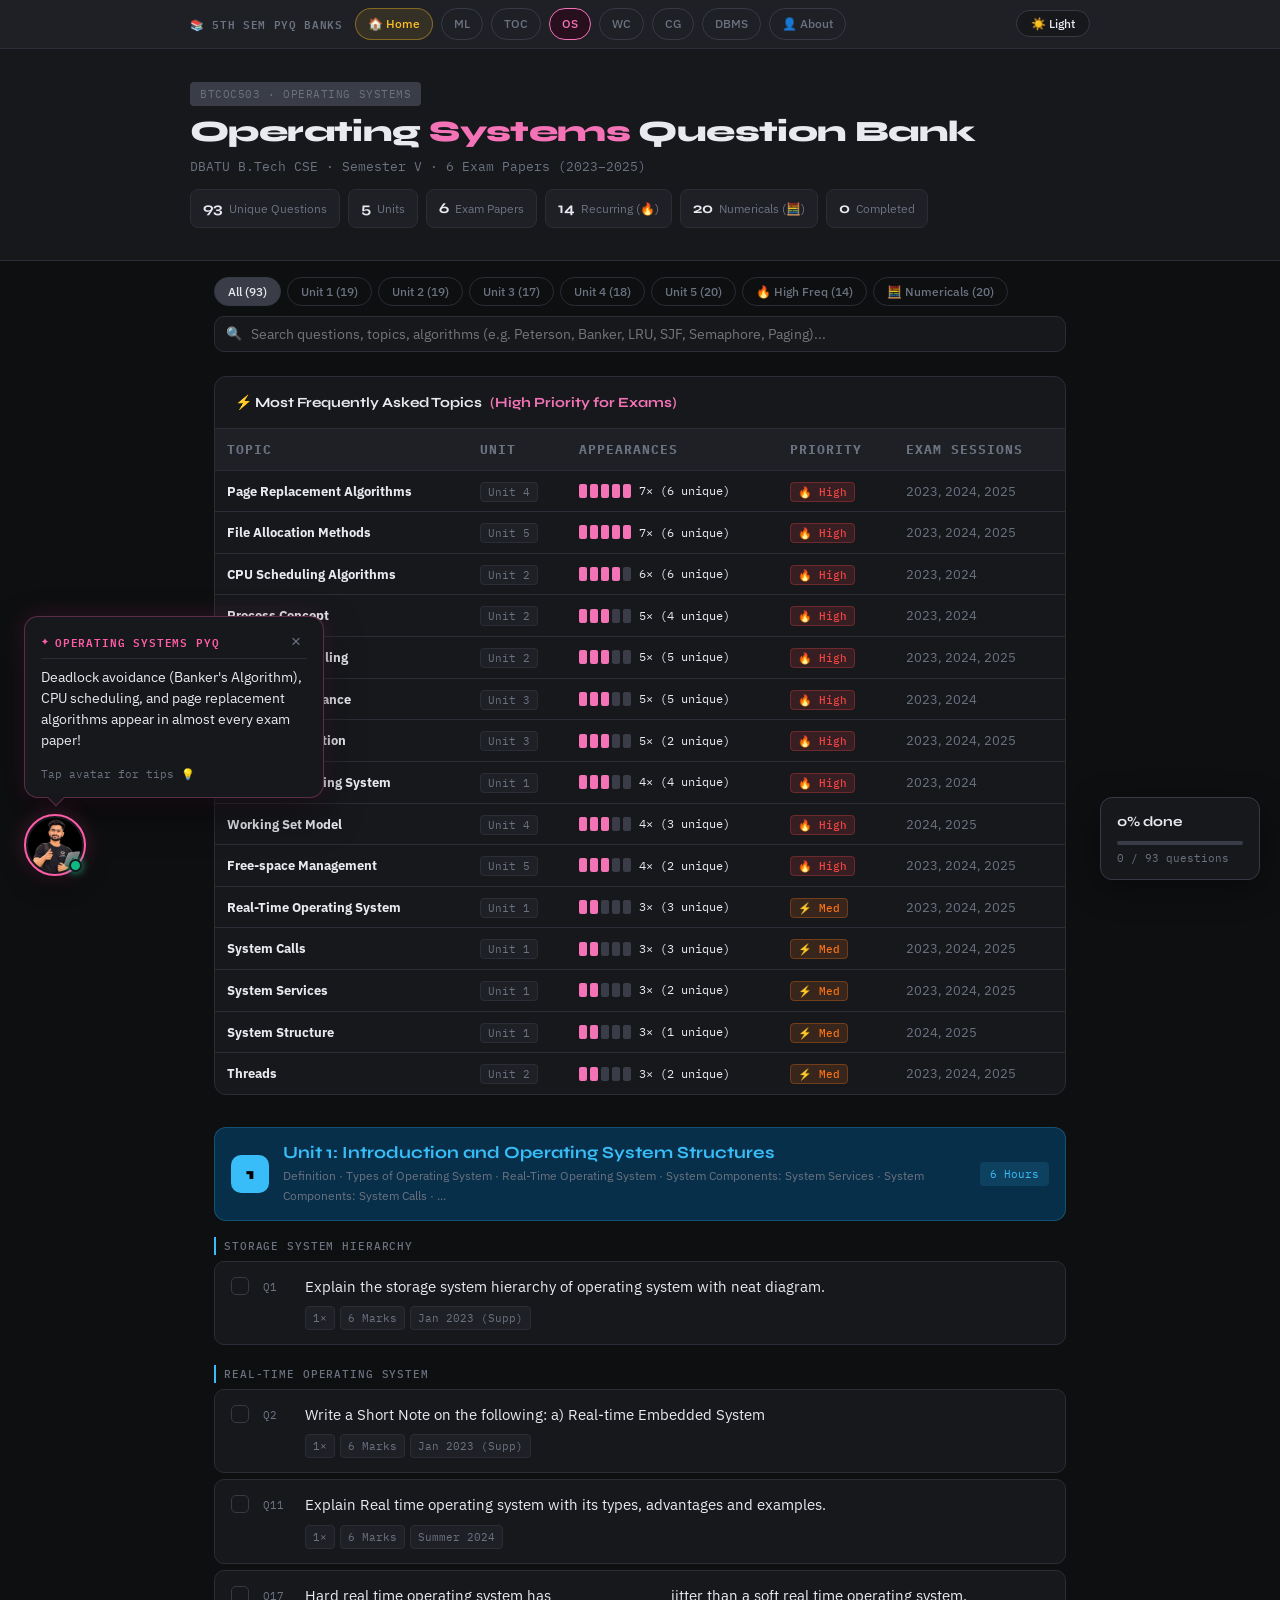
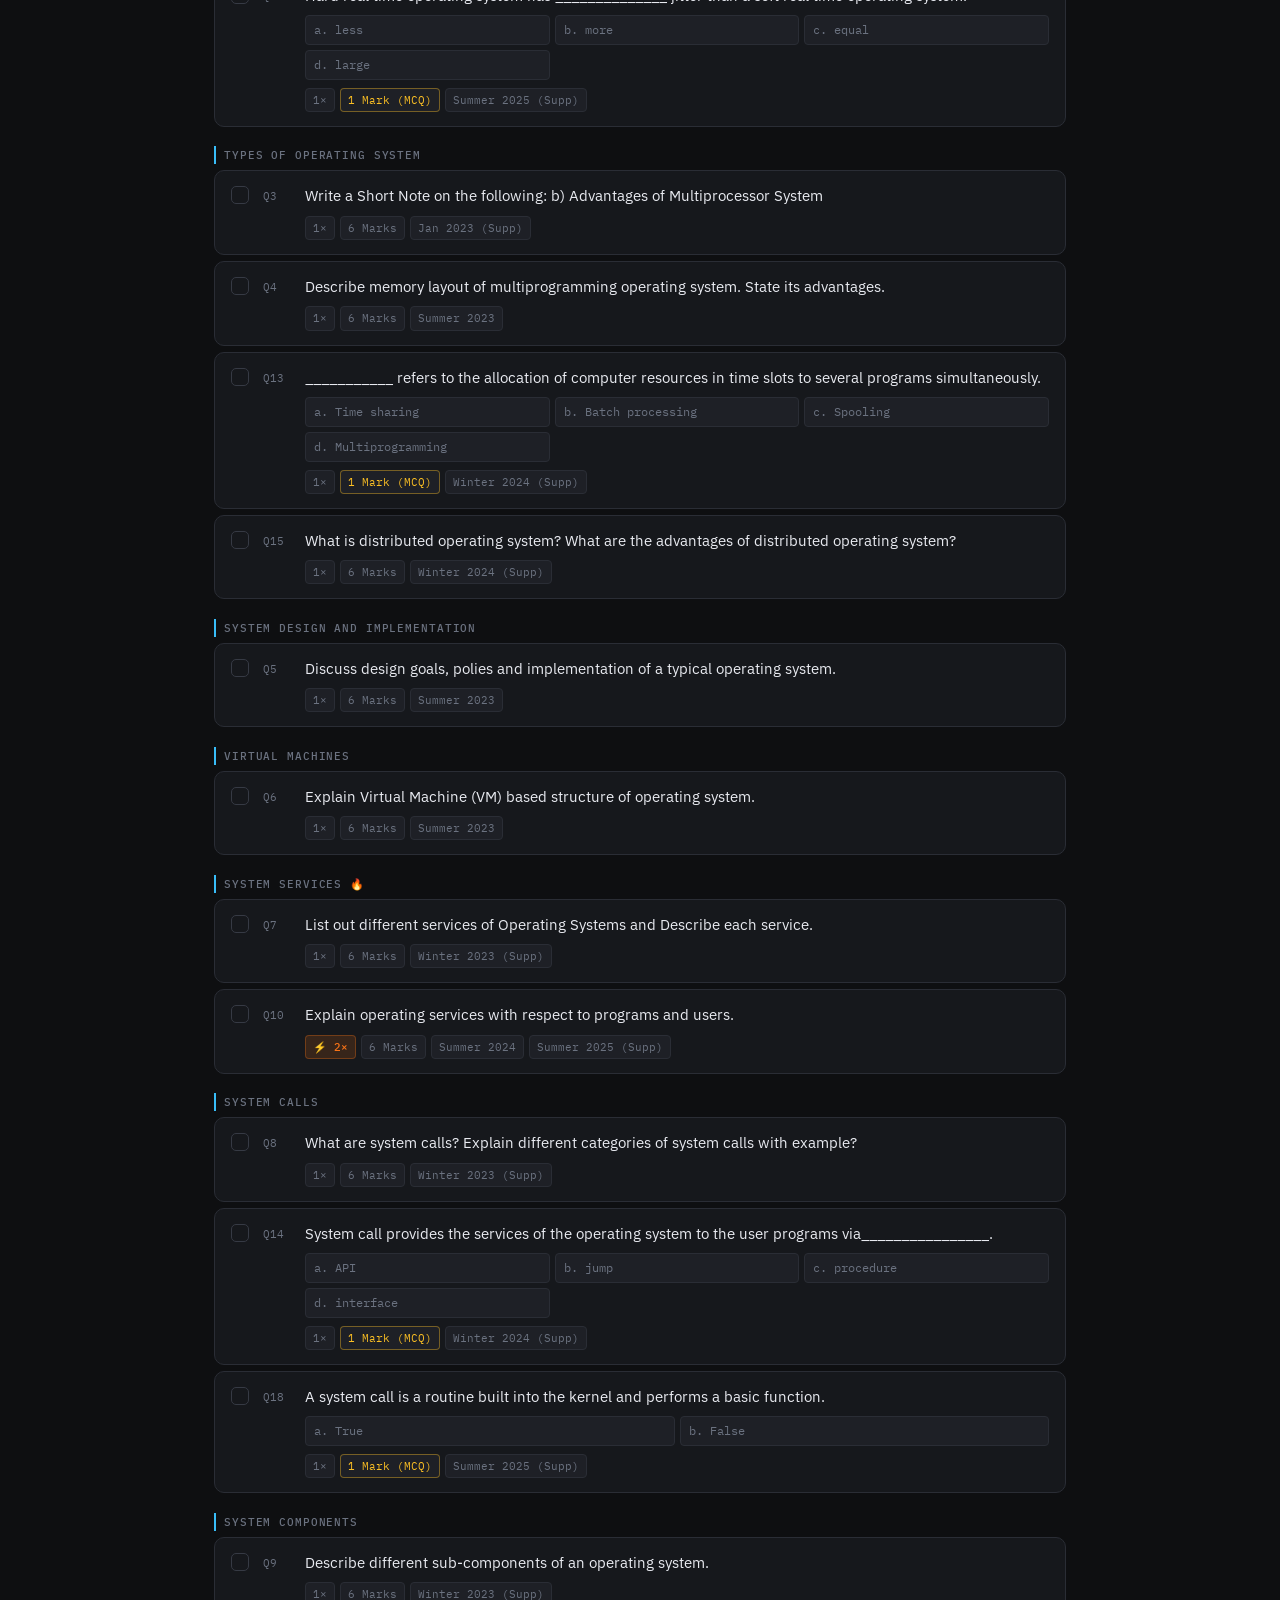
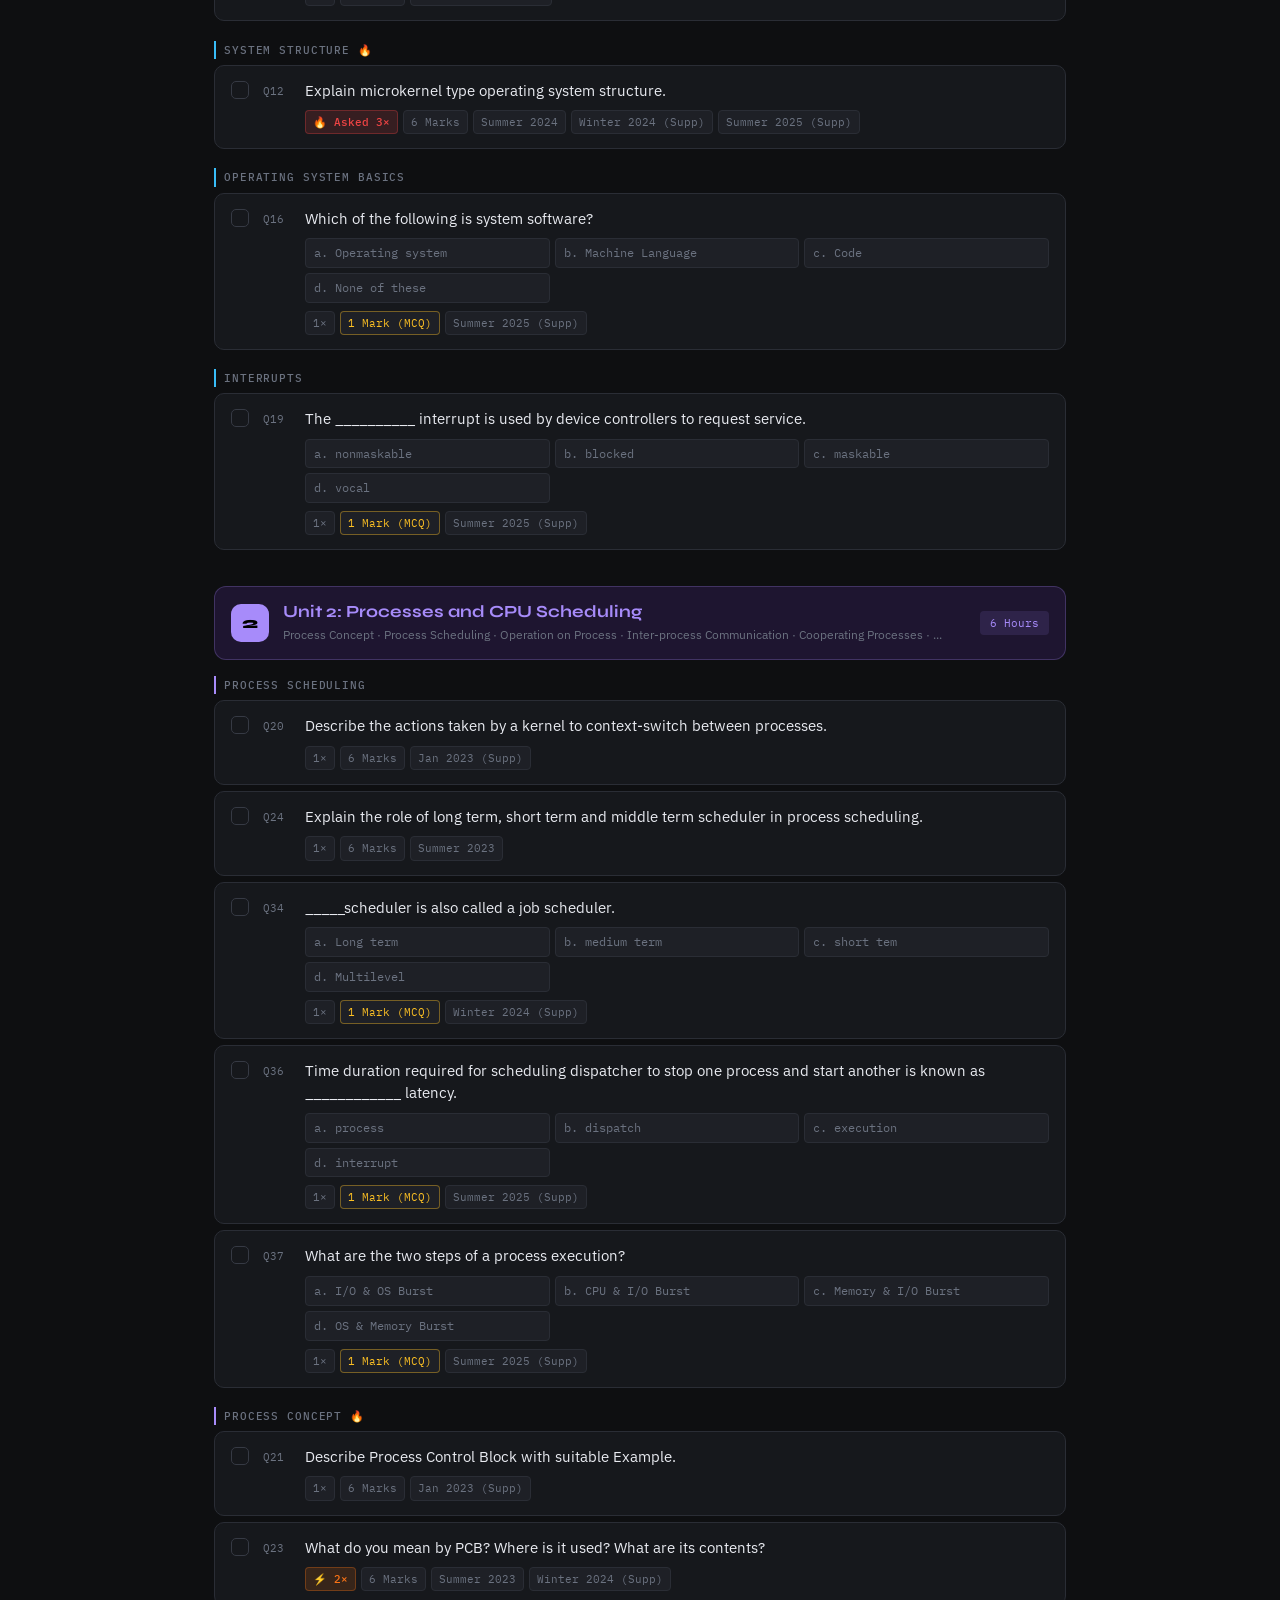
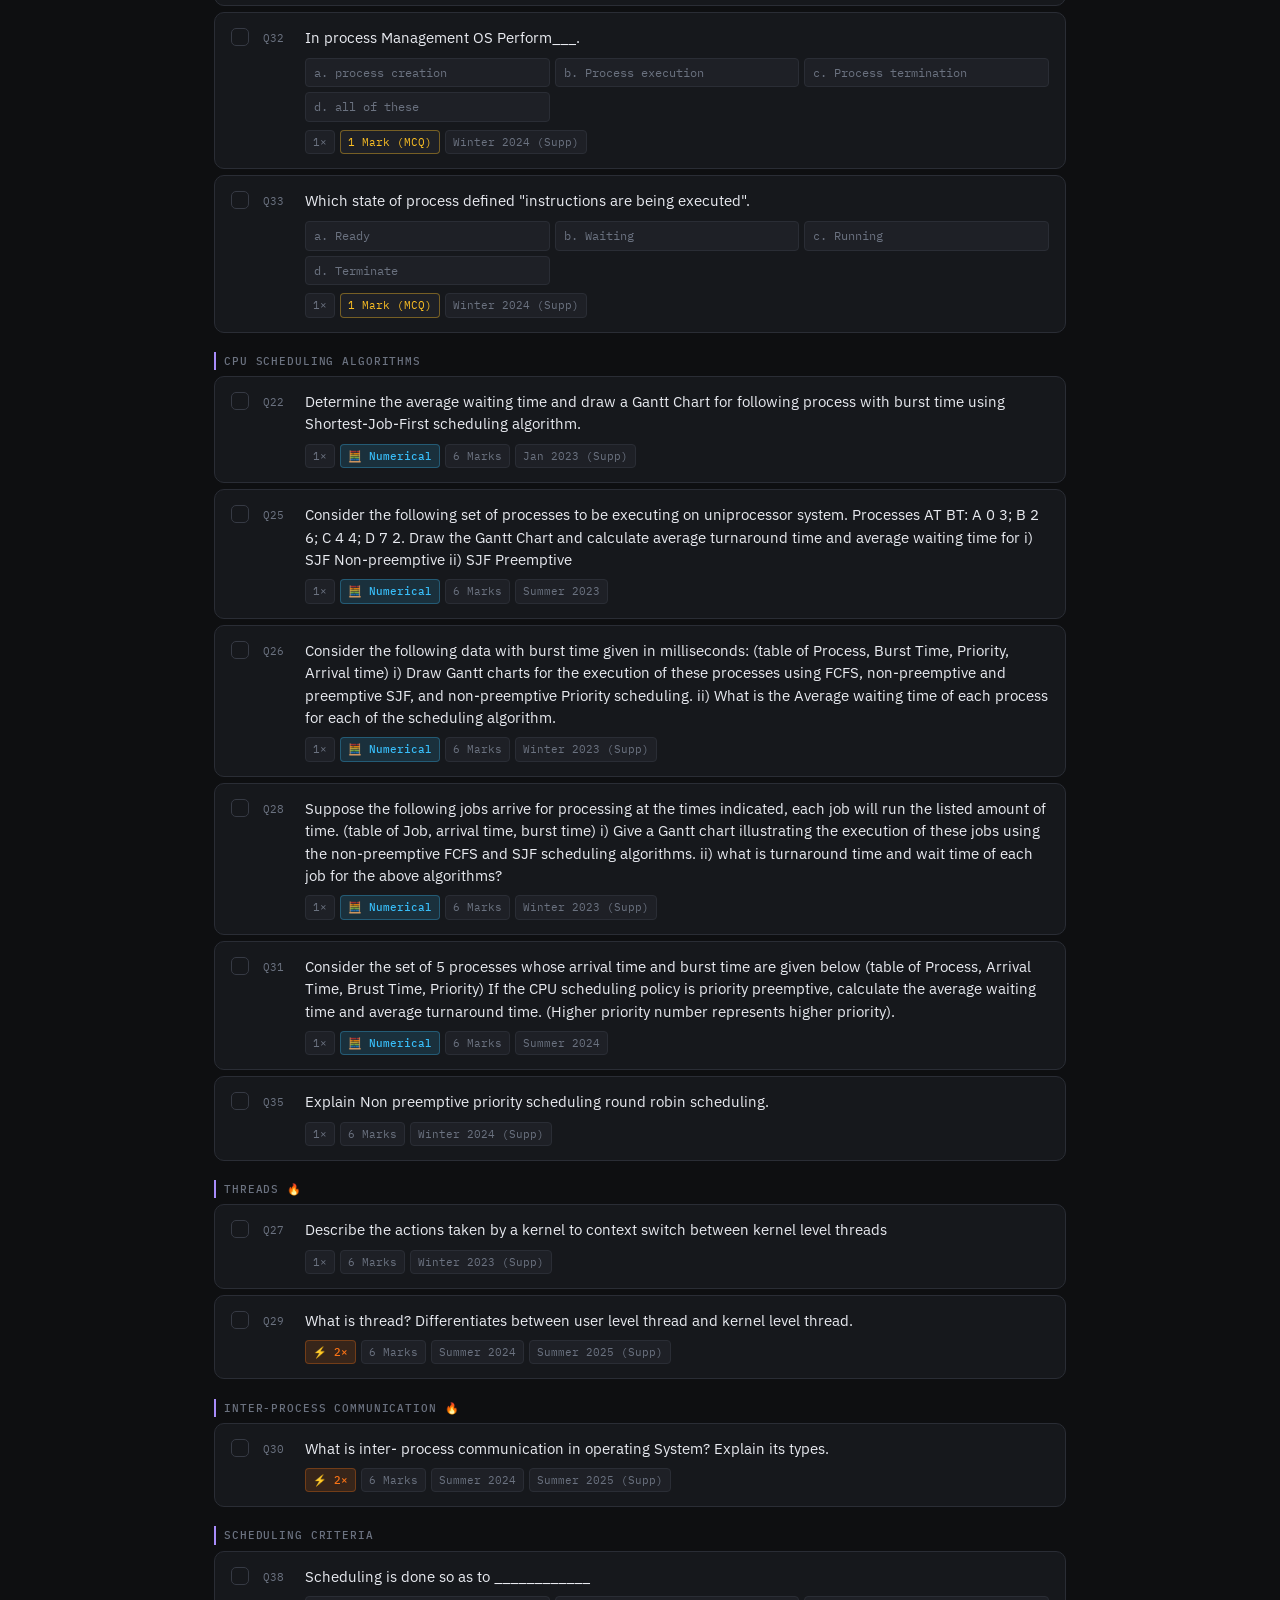
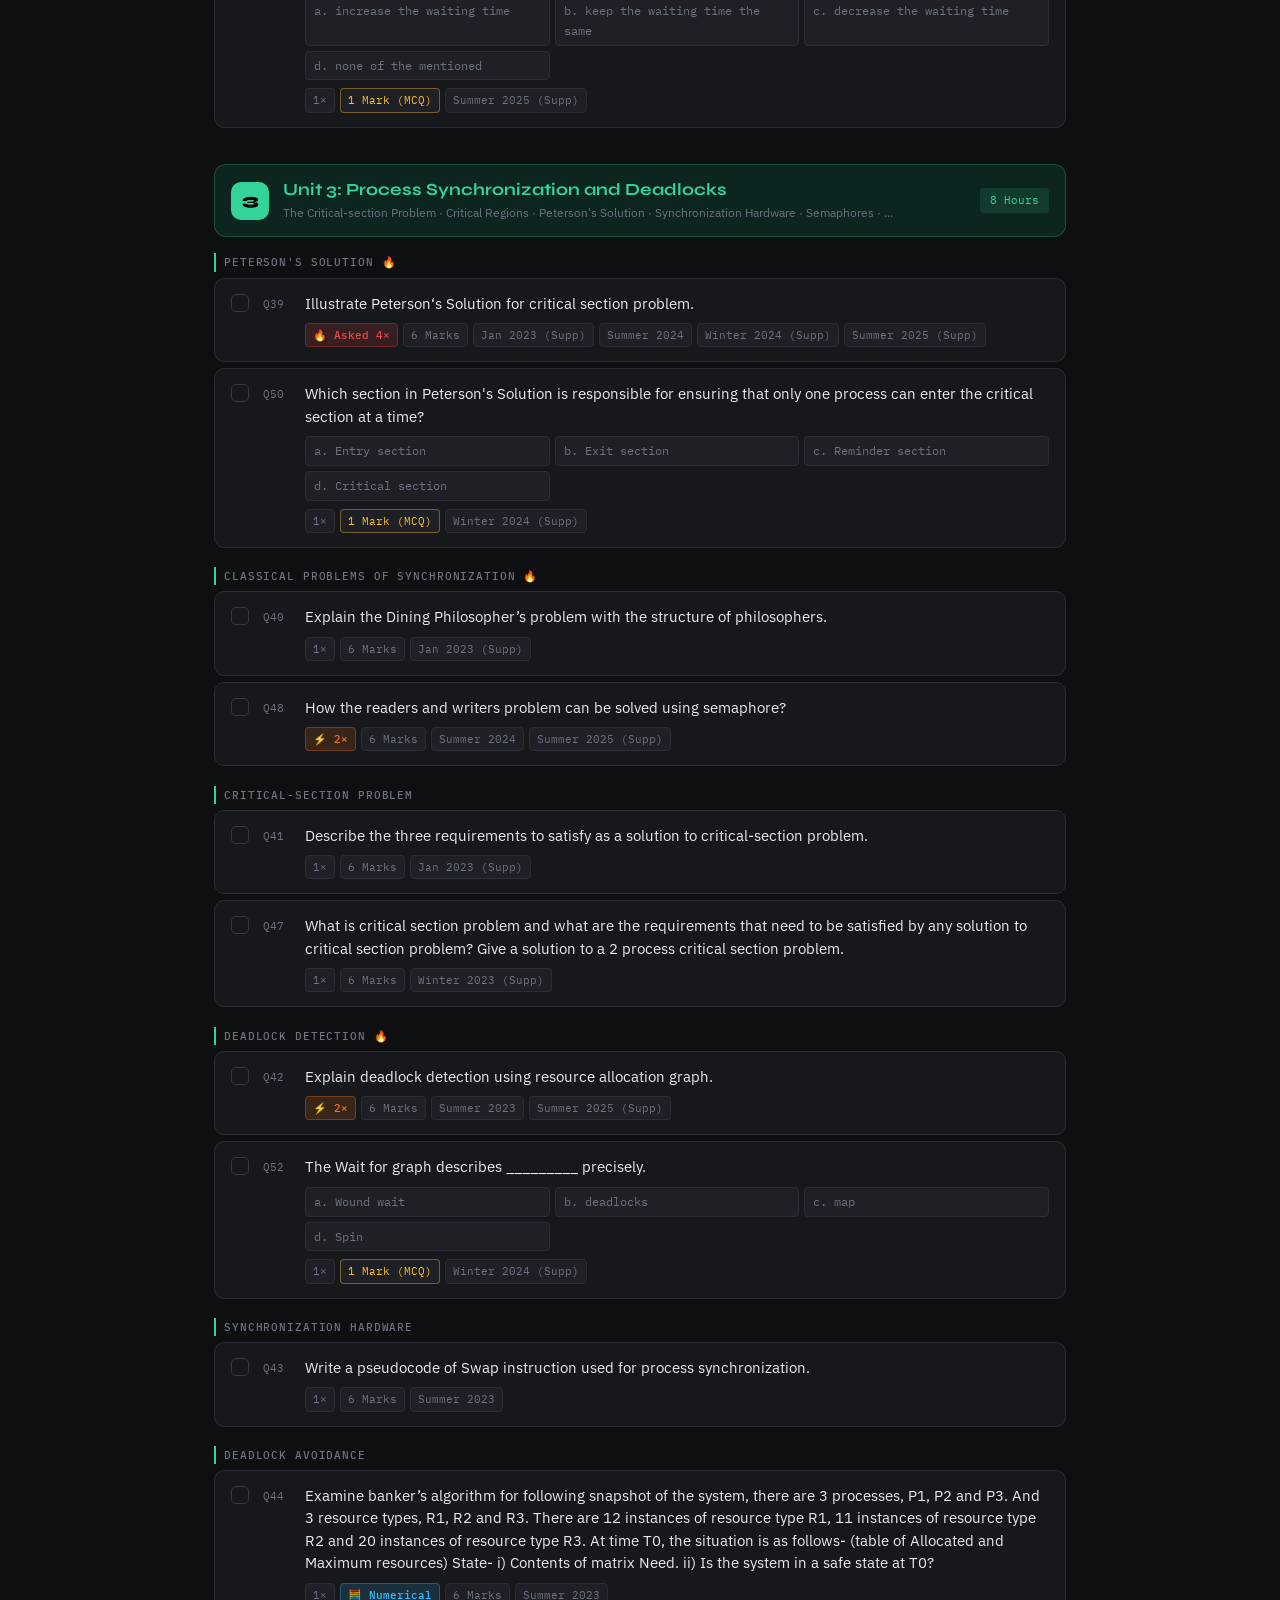
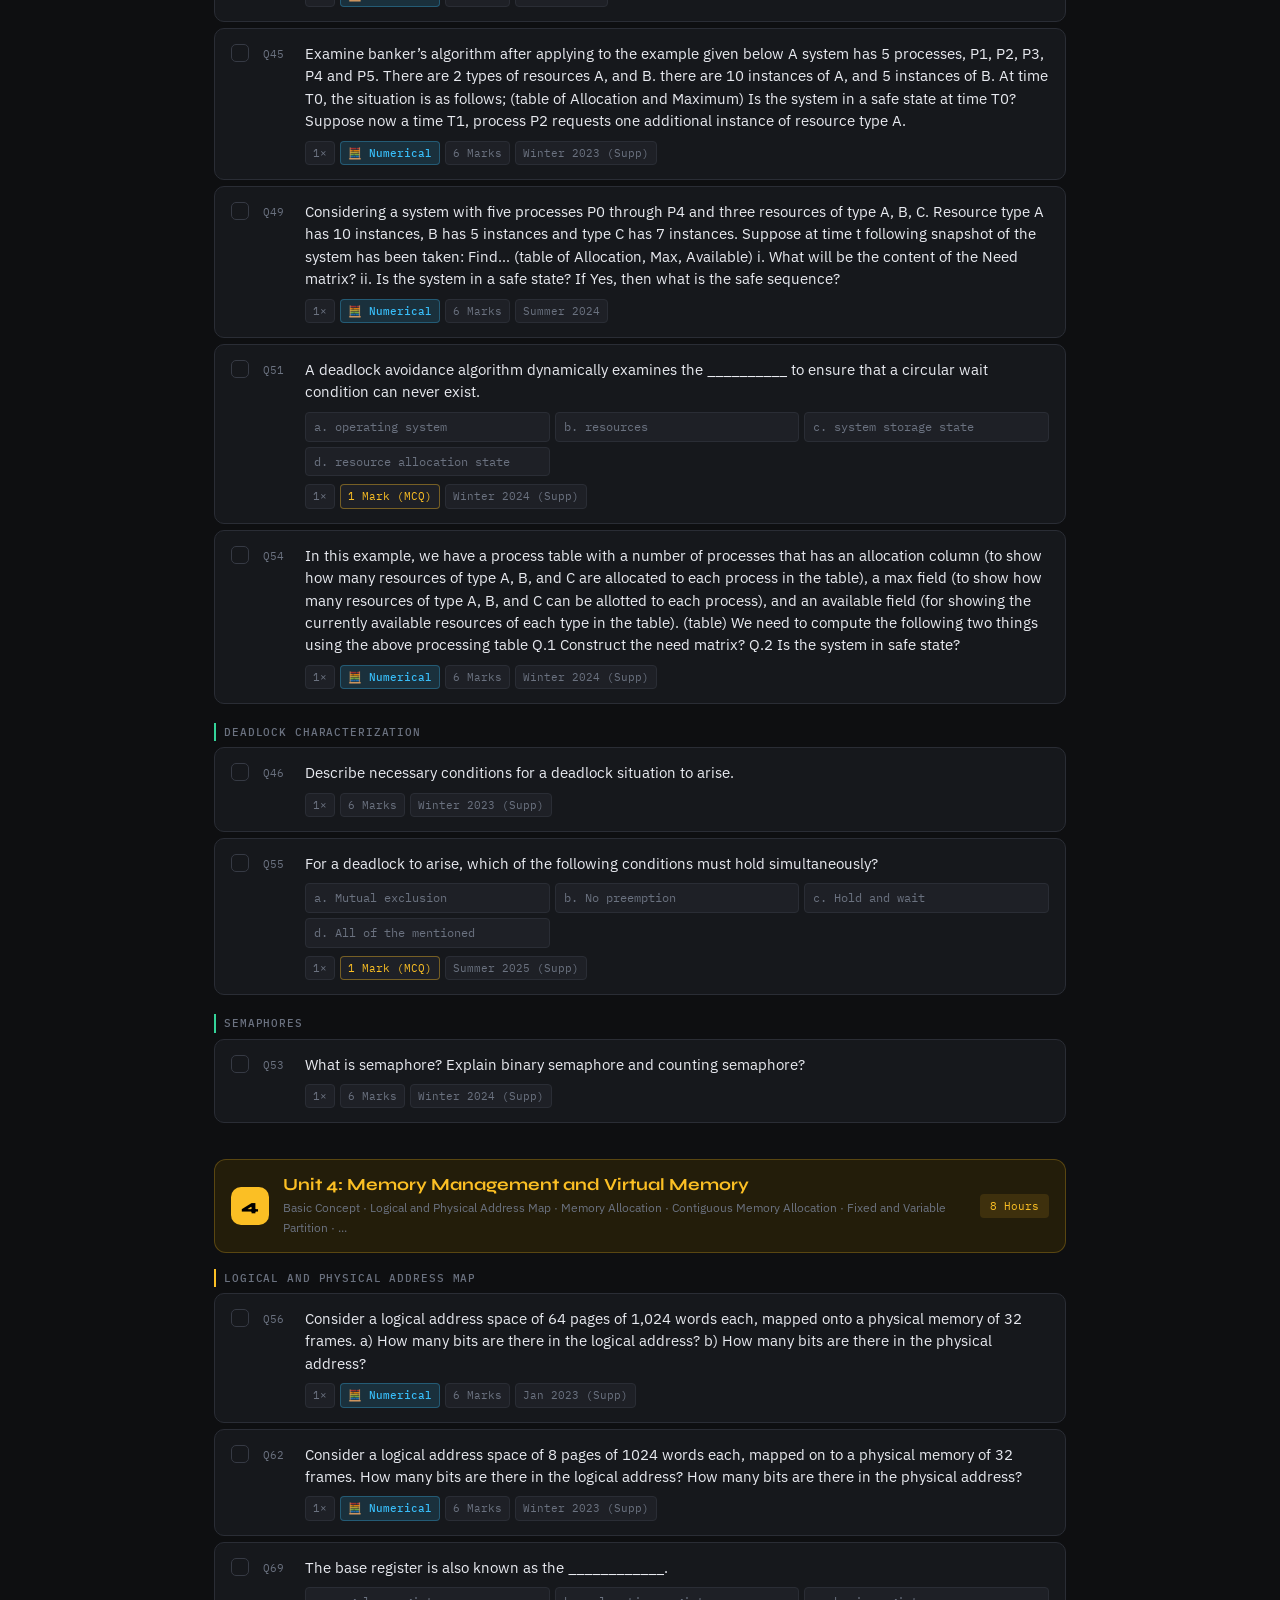
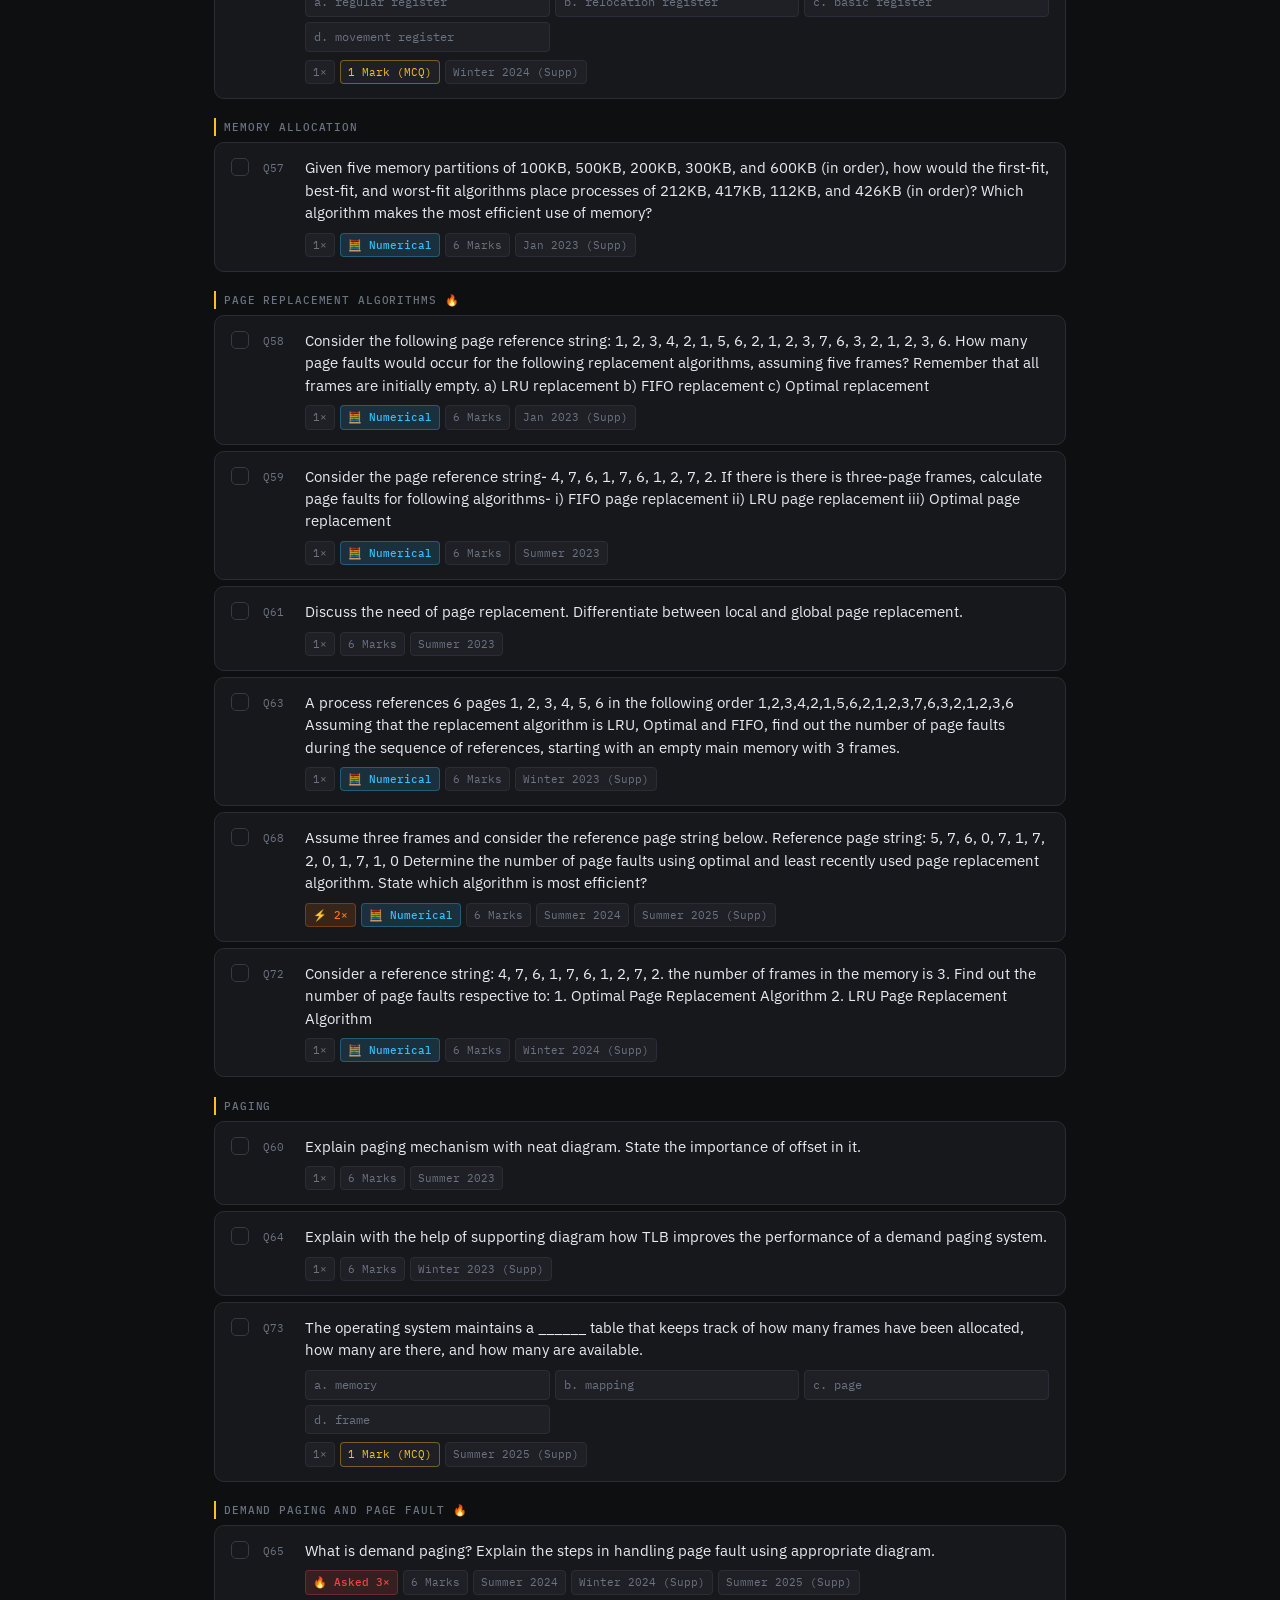
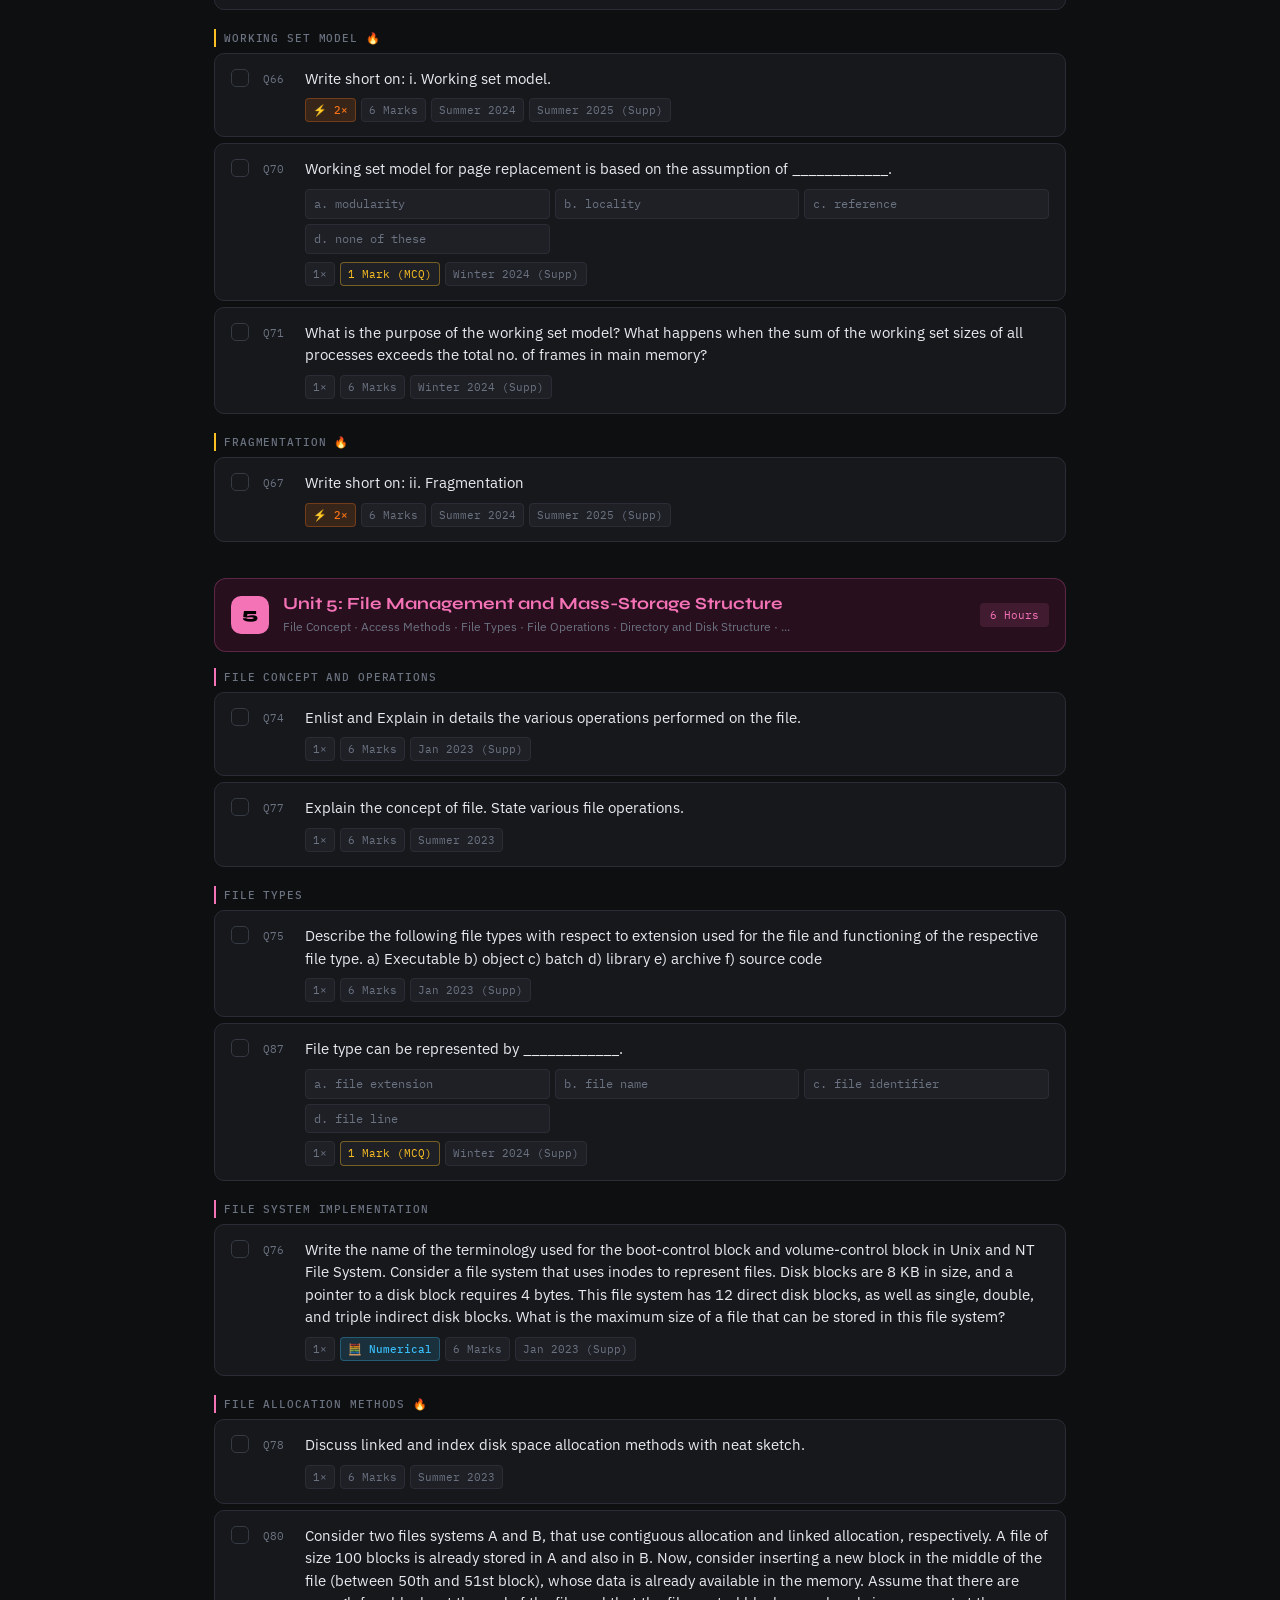
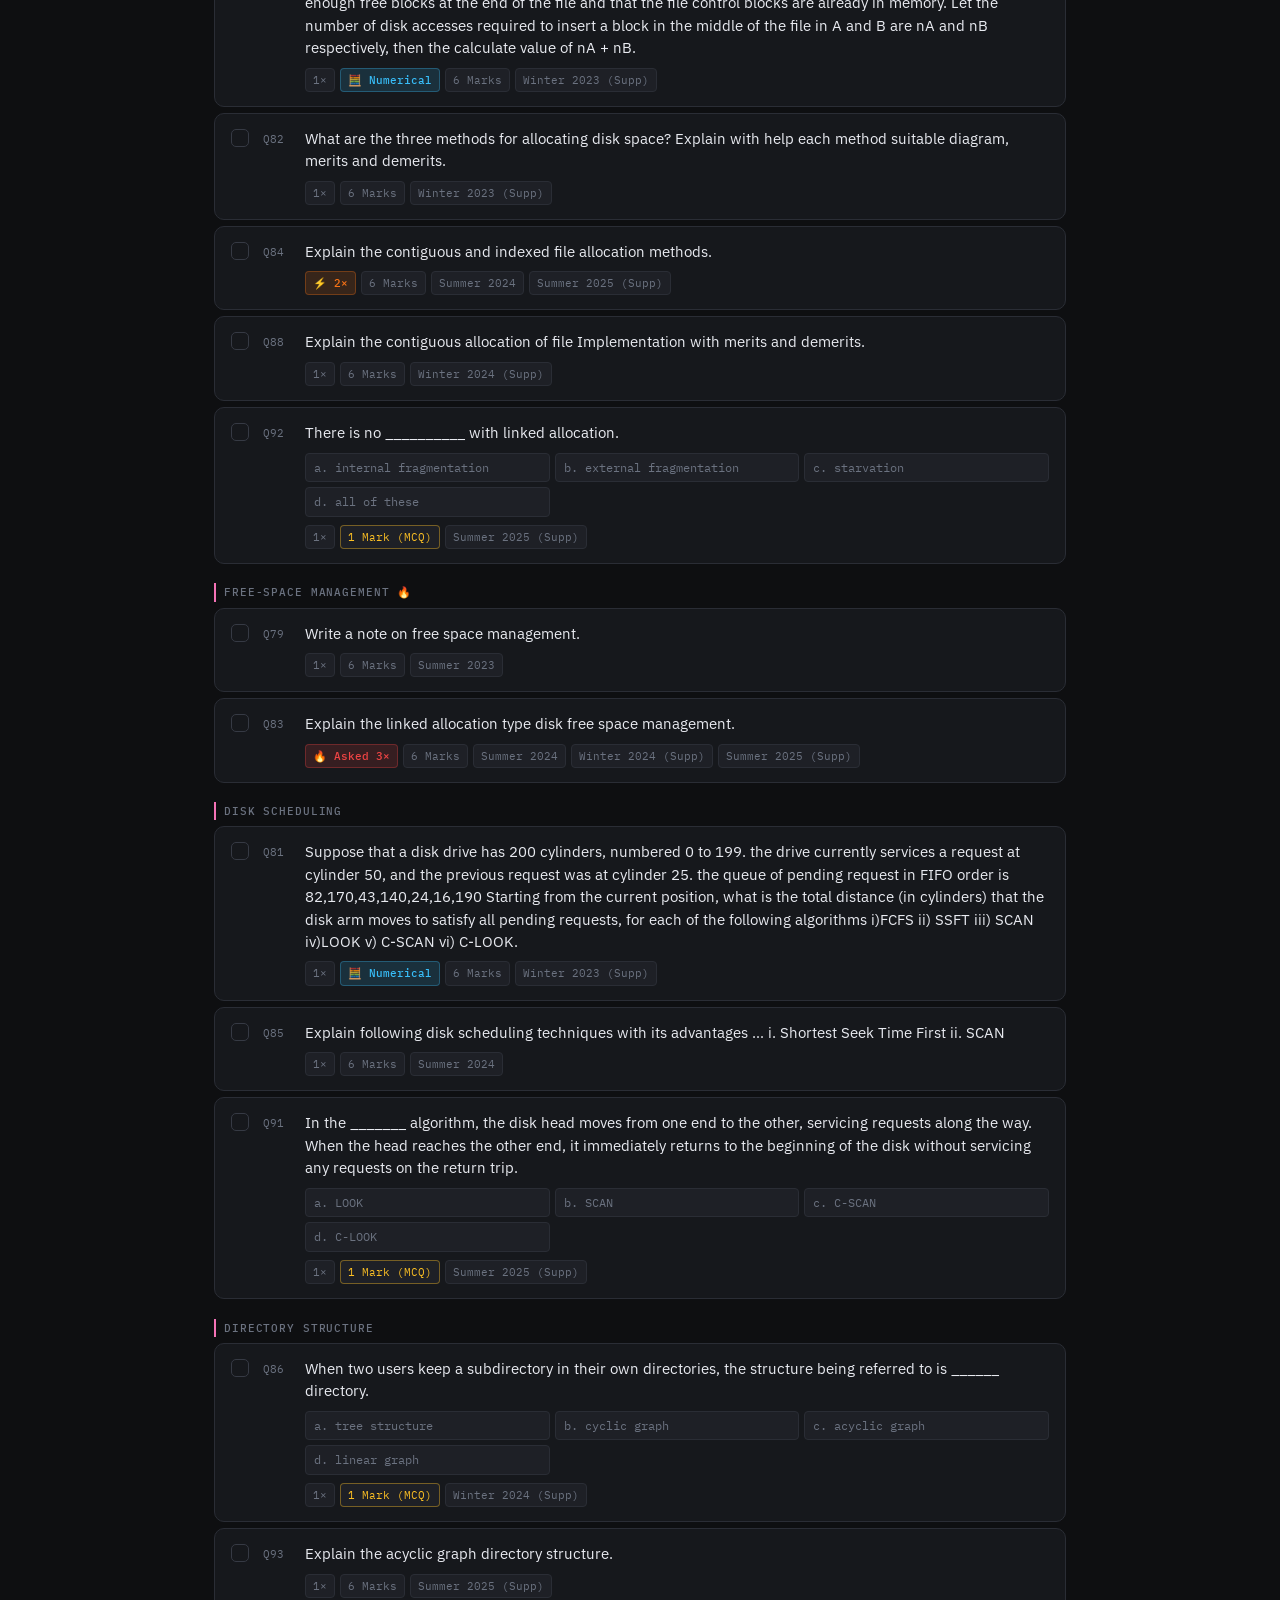
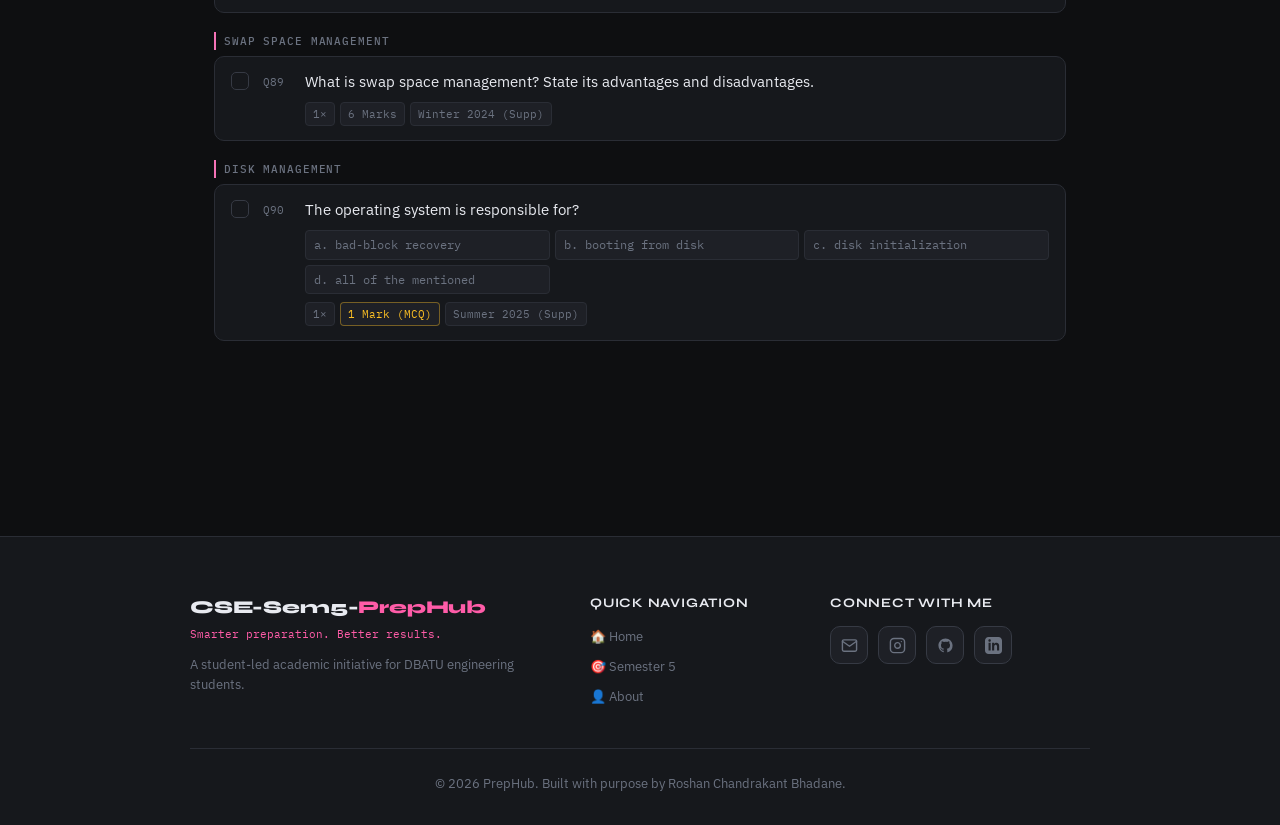
<file: os.html>
<!DOCTYPE html>
<html lang="en">
<head>
<meta charset="UTF-8">
<meta name="viewport" content="width=device-width, initial-scale=1.0">
<title>Operating Systems Question Bank – DBATU</title>
<link href="https://fonts.googleapis.com/css2?family=Syne:wght@400;600;700;800&family=IBM+Plex+Mono:wght@400;500&family=IBM+Plex+Sans:wght@300;400;500;600&display=swap" rel="stylesheet">
<link rel="stylesheet" href="assets/css/branding.css">
<link rel="stylesheet" href="assets/css/responsive.css">
<style>
  :root {
    --bg: #0e0f11;
    --surface: #16181c;
    --surface2: #1e2026;
    --border: #2a2d35;
    --border2: #363a44;
    --text: #e8eaf0;
    --muted: #6b7280;
    --faint: #3a3d47;
    --primary: #f472b6;
    --primary-glow: rgba(244, 114, 182, 0.15);
    --u1: #38bdf8; --u1d: #082f49;
    --u2: #a78bfa; --u2d: #1e1530;
    --u3: #34d399; --u3d: #0d2520;
    --u4: #fbbf24; --u4d: #231d0a;
    --u5: #f472b6; --u5d: #280f1e;
    --hot: #ef4444;
    --warm: #f97316;
    --cool: #6b7280;
    --num: #38bdf8;
  }
  * { box-sizing: border-box; margin: 0; padding: 0; }
  html { scroll-behavior: smooth; }
  body {
    background: var(--bg); color: var(--text);
    font-family: 'IBM Plex Sans', sans-serif;
    font-size: 15px; line-height: 1.65; min-height: 100vh;
  }
  .nav-bar {
    background: var(--surface2); border-bottom: 1px solid var(--border);
    padding: 8px 1.5rem; display: flex; align-items: center; gap: 8px;
    position: sticky; top: 0; z-index: 101; backdrop-filter: blur(12px);
  }
  .nav-bar-inner { max-width: 900px; margin: 0 auto; width: 100%; display: flex; align-items: center; gap: 8px; flex-wrap: wrap; }
  .nav-label {
    font-family: 'IBM Plex Mono', monospace; font-size: 11px; color: var(--muted);
    letter-spacing: .06em; text-transform: uppercase; margin-right: 4px;
  }
  .nav-btn {
    display: inline-flex; align-items: center; gap: 6px; padding: 5px 14px;
    border-radius: 20px; font-size: 12px; font-weight: 500;
    font-family: 'IBM Plex Sans', sans-serif; cursor: pointer;
    border: 1px solid var(--border2); background: transparent;
    color: var(--muted); transition: all .15s ease; text-decoration: none;
  }
  .nav-btn:hover { background: var(--faint); color: var(--text); border-color: var(--primary); }
  .nav-btn.active { background: var(--u5d); color: var(--primary); border-color: var(--primary); }
  .nav-btn.go-home {
    background: color-mix(in srgb, #fbbf24 10%, transparent);
    color: #fbbf24; border-color: color-mix(in srgb, #fbbf24 40%, transparent);
  }
  .nav-btn.go-home:hover {
    background: color-mix(in srgb, #fbbf24 20%, transparent);
    color: var(--text); border-color: #fbbf24;
  }
  .theme-toggle {
    margin-left: auto; display: inline-flex; align-items: center; gap: 6px;
    padding: 5px 14px; border-radius: 20px; font-size: 12px; font-weight: 500;
    font-family: 'IBM Plex Sans', sans-serif; cursor: pointer;
    border: 1px solid var(--border2); background: var(--surface); color: var(--text);
    transition: all .15s ease;
  }
  .theme-toggle:hover { border-color: var(--primary); }
  header {
    background: var(--surface); border-bottom: 1px solid var(--border);
    padding: 2rem 1.5rem 1.5rem; z-index: 100; backdrop-filter: blur(12px);
  }
  .header-inner { max-width: 900px; margin: 0 auto; }
  .header-top { display: flex; align-items: flex-start; justify-content: space-between; flex-wrap: wrap; gap: 12px; }
  .course-badge {
    font-family: 'IBM Plex Mono', monospace; font-size: 11px;
    background: var(--faint); color: var(--muted); padding: 3px 10px;
    border-radius: 4px; letter-spacing: .05em; display: inline-block; margin-bottom: 8px;
  }
  h1 { font-family: 'Syne', sans-serif; font-size: clamp(20px, 4vw, 28px); font-weight: 800; letter-spacing: -.02em; color: var(--text); line-height: 1.1; }
  h1 span { color: var(--primary); }
  .header-meta { font-size: 12px; color: var(--muted); margin-top: 6px; font-family: 'IBM Plex Mono', monospace; }
  .stats { display: flex; gap: 8px; flex-wrap: wrap; margin-top: 14px; }
  .stat {
    background: var(--surface2); border: 1px solid var(--border); border-radius: 8px;
    padding: 6px 14px; font-size: 12px; color: var(--muted); display: flex; align-items: center; gap: 6px;
  }
  .stat strong { color: var(--text); font-size: 15px; font-family: 'Syne', sans-serif; }
  .controls-bar { max-width: 900px; margin: 0 auto; display: flex; flex-direction: column; gap: 10px; padding: 1rem 1.5rem 0; }
  .filter-bar { display: flex; gap: 6px; flex-wrap: wrap; align-items: center; }
  .tab {
    padding: 6px 14px; border-radius: 20px; font-size: 12px; font-weight: 500;
    cursor: pointer; border: 1px solid var(--border); background: transparent;
    color: var(--muted); transition: all .15s ease; font-family: 'IBM Plex Sans', sans-serif;
  }
  .tab:hover { border-color: var(--border2); color: var(--text); }
  .tab.active { background: var(--faint); color: var(--text); border-color: var(--border2); }
  .search-box { position: relative; width: 100%; }
  .search-input {
    width: 100%; background: var(--surface); border: 1px solid var(--border);
    border-radius: 10px; padding: 8px 14px 8px 36px; color: var(--text);
    font-family: 'IBM Plex Sans', sans-serif; font-size: 13px; outline: none; transition: border-color .2s;
  }
  .search-input:focus { border-color: var(--primary); }
  .search-icon { position: absolute; left: 12px; top: 50%; transform: translateY(-50%); color: var(--muted); font-size: 13px; pointer-events: none; }
  main { max-width: 900px; margin: 0 auto; padding: 1.5rem; }
  .unit { margin-bottom: 2.5rem; }
  .unit[data-unit="1"] { --uc: var(--u1); --ucd: var(--u1d); }
  .unit[data-unit="2"] { --uc: var(--u2); --ucd: var(--u2d); }
  .unit[data-unit="3"] { --uc: var(--u3); --ucd: var(--u3d); }
  .unit[data-unit="4"] { --uc: var(--u4); --ucd: var(--u4d); }
  .unit[data-unit="5"] { --uc: var(--u5); --ucd: var(--u5d); }
  .unit-header {
    display: flex; align-items: center; gap: 14px; margin-bottom: 1rem; padding: 16px 20px;
    background: var(--ucd); border: 1px solid color-mix(in srgb, var(--uc) 25%, transparent); border-radius: 12px;
  }
  .unit-num {
    width: 38px; height: 38px; border-radius: 10px; background: var(--uc); color: #000;
    font-family: 'Syne', sans-serif; font-weight: 800; font-size: 16px;
    display: flex; align-items: center; justify-content: center; flex-shrink: 0;
  }
  .unit-title { font-family: 'Syne', sans-serif; font-weight: 700; font-size: 16px; color: var(--uc); }
  .unit-sub { font-size: 12px; color: var(--muted); margin-top: 2px; }
  .unit-hrs {
    margin-left: auto; font-family: 'IBM Plex Mono', monospace; font-size: 11px; color: var(--uc);
    background: color-mix(in srgb, var(--uc) 12%, transparent); padding: 3px 10px; border-radius: 4px; white-space: nowrap;
  }
  .topic-group { margin-bottom: 1.2rem; }
  .topic-label {
    font-size: 11px; font-weight: 500; letter-spacing: .08em; text-transform: uppercase;
    color: var(--muted); font-family: 'IBM Plex Mono', monospace; margin-bottom: 6px;
    padding-left: 8px; border-left: 2px solid var(--uc);
  }
  .q-card {
    background: var(--surface); border: 1px solid var(--border); border-radius: 10px;
    padding: 14px 16px; margin-bottom: 6px; display: flex; gap: 14px; align-items: flex-start;
    transition: border-color .15s, background .15s; cursor: pointer;
  }
  .q-card:hover { border-color: var(--border2); background: var(--surface2); }
  .q-card.done { opacity: .45; background: var(--surface); }
  .q-card.done .q-text { text-decoration: line-through; text-decoration-color: var(--muted); }
  .q-num { font-family: 'IBM Plex Mono', monospace; font-size: 11px; color: var(--muted); min-width: 28px; margin-top: 2px; flex-shrink: 0; }
  .q-body { flex: 1; }
  .q-text { font-size: 14px; color: var(--text); line-height: 1.55; }
  .q-options {
    margin-top: 8px; display: grid; grid-template-columns: repeat(auto-fit, minmax(210px, 1fr));
    gap: 5px; font-size: 12px; color: var(--muted); font-family: 'IBM Plex Mono', monospace;
  }
  .q-opt {
    background: var(--surface2); padding: 4px 8px; border-radius: 4px; border: 1px solid var(--border);
  }
  .q-meta { display: flex; gap: 6px; flex-wrap: wrap; margin-top: 8px; align-items: center; }
  .badge { font-size: 10px; font-family: 'IBM Plex Mono', monospace; padding: 2px 8px; border-radius: 4px; border: 1px solid transparent; }
  .badge-year { background: var(--surface2); border-color: var(--border); color: var(--muted); }
  .badge-hot { background: color-mix(in srgb, var(--hot) 15%, transparent); border-color: color-mix(in srgb, var(--hot) 30%, transparent); color: var(--hot); font-weight: 500; }
  .badge-warm { background: color-mix(in srgb, var(--warm) 15%, transparent); border-color: color-mix(in srgb, var(--warm) 30%, transparent); color: var(--warm); font-weight: 500; }
  .badge-once { background: var(--surface2); border-color: var(--border); color: var(--muted); }
  .badge-num { background: color-mix(in srgb, var(--num) 15%, transparent); border-color: color-mix(in srgb, var(--num) 30%, transparent); color: var(--num); font-weight: 500; }
  .progress-wrap {
    position: fixed; bottom: 20px; right: 20px; background: var(--surface);
    border: 1px solid var(--border2); border-radius: 12px; padding: 12px 16px;
    font-size: 12px; color: var(--muted); box-shadow: 0 8px 32px rgba(0,0,0,.4); min-width: 160px; z-index: 200;
  }
  .progress-label { font-family: 'Syne', sans-serif; font-weight: 700; color: var(--text); font-size: 14px; }
  .progress-bar-track { height: 4px; background: var(--faint); border-radius: 2px; margin-top: 8px; overflow: hidden; }
  .progress-bar-fill { height: 100%; background: var(--primary); border-radius: 2px; transition: width .3s ease; width: 0%; }
  .progress-sub { font-size: 11px; margin-top: 4px; font-family: 'IBM Plex Mono', monospace; }
  .freq-table { background: var(--surface); border: 1px solid var(--border); border-radius: 12px; overflow: hidden; margin-bottom: 2.5rem; }
  .freq-table-header { padding: 14px 20px; border-bottom: 1px solid var(--border); font-family: 'Syne', sans-serif; font-weight: 700; font-size: 14px; display: flex; align-items: center; gap: 8px; }
  .freq-table-header span { color: var(--primary); }
  table { width: 100%; border-collapse: collapse; }
  th { font-family: 'IBM Plex Mono', monospace; font-size: 10px; letter-spacing: .08em; text-transform: uppercase; color: var(--muted); padding: 8px 16px; text-align: left; background: var(--surface2); border-bottom: 1px solid var(--border); }
  td { padding: 10px 16px; font-size: 13px; border-bottom: 1px solid var(--border); vertical-align: middle; }
  tr:last-child td { border-bottom: none; }
  tr:hover td { background: var(--surface2); }
  .freq-bars { display: flex; gap: 3px; }
  .freq-bar { width: 8px; height: 14px; border-radius: 2px; }
  .freq-bar.filled { background: var(--primary); }
  .freq-bar.empty { background: var(--faint); }
  .check-box {
    width: 18px; height: 18px; border-radius: 5px; border: 1.5px solid var(--border2);
    background: transparent; flex-shrink: 0; margin-top: 1px;
    display: flex; align-items: center; justify-content: center; transition: all .15s; cursor: pointer;
  }
  .q-card:hover .check-box { border-color: var(--uc, var(--primary)); }
  .check-box.checked { background: var(--uc, var(--primary)); border-color: var(--uc, var(--primary)); }
  .check-box.checked::after {
    content: ''; width: 4px; height: 7px; border: 1.5px solid #000;
    border-top: none; border-left: none; transform: rotate(45deg) translateY(-1px); display: block;
  }
  .unit.hidden { display: none; }
  .q-card.hidden { display: none; }
  .topic-group.hidden { display: none; }
  ::-webkit-scrollbar { width: 6px; }
  ::-webkit-scrollbar-track { background: var(--bg); }
  ::-webkit-scrollbar-thumb { background: var(--faint); border-radius: 3px; }
  html.light {
    --bg: #eceff6; --surface: #ffffff; --surface2: #f4f6fb;
    --border: rgba(0,0,0,0.07); --border2: rgba(0,0,0,0.13);
    --text: #0c0e15; --muted: #5c6880; --faint: #e0e4ef;
  }
  html.light .nav-bar { background: rgba(255,255,255,0.88); border-bottom-color: rgba(0,0,0,0.07); box-shadow: 0 1px 0 rgba(0,0,0,0.05), 0 2px 10px rgba(0,0,0,0.05); }
  html.light header { background: #ffffff; border-bottom-color: rgba(0,0,0,0.07); box-shadow: 0 1px 0 rgba(0,0,0,0.04), 0 2px 14px rgba(0,0,0,0.05); }
  html.light .q-card { background: #ffffff; border-color: rgba(0,0,0,0.07); box-shadow: 0 1px 2px rgba(0,0,0,0.05), 0 1px 5px rgba(0,0,0,0.03); }
  html.light .q-card:hover { background: #ffffff; border-color: rgba(0,0,0,0.12); box-shadow: 0 4px 16px rgba(0,0,0,0.09), 0 1px 4px rgba(0,0,0,0.06); transform: translateY(-1px); }
  html.light .q-card.done { background: #f6f7fb; opacity: 0.6; }
  html.light .freq-table { background: #ffffff; border-color: rgba(0,0,0,0.07); box-shadow: 0 1px 4px rgba(0,0,0,0.05), 0 4px 18px rgba(0,0,0,0.05); }
  html.light .freq-table-header { border-bottom-color: rgba(0,0,0,0.07); }
  html.light th { background: #f4f6fb; border-bottom-color: rgba(0,0,0,0.07); color: #5c6880; }
  html.light td { border-bottom-color: rgba(0,0,0,0.05); }
  html.light tr:hover td { background: #f8f9fc; }
  html.light .freq-bar.empty { background: #d4d9e8; }
  html.light .stat { background: #ffffff; border-color: rgba(0,0,0,0.07); box-shadow: 0 1px 3px rgba(0,0,0,0.05); }
  html.light .tab { background: #ffffff; border-color: rgba(0,0,0,0.09); box-shadow: 0 1px 2px rgba(0,0,0,0.04); color: #5c6880; }
  html.light .q-opt { background: #f4f6fb; border-color: rgba(0,0,0,0.07); }
</style>
</head>
<body>

<nav class="nav-bar">
  <div class="nav-bar-inner">
    <span class="nav-label">📚 5th Sem PYQ Banks</span>
    <a class="nav-btn go-home" href="index.html">🏠 Home</a>
    <a class="nav-btn" href="ml.html">ML</a>
    <a class="nav-btn" href="toc.html">TOC</a>
    <a class="nav-btn active" href="os.html">OS</a>
    <a class="nav-btn" href="wc.html">WC</a>
    <a class="nav-btn" href="cg.html">CG</a>
    <a class="nav-btn" href="dbms.html">DBMS</a>
    <a class="nav-btn" href="index.html#about" title="About Preparation Hub &amp; Creator">👤 About</a>
    <button class="theme-toggle" id="theme-toggle-btn" onclick="toggleTheme()">☀️ Light</button>
  </div>
</nav>

<header>
  <div class="header-inner">
    <div class="header-top">
      <div>
        <span class="course-badge">BTCOC503 · OPERATING SYSTEMS</span>
        <h1>Operating <span>Systems</span> Question Bank</h1>
        <div class="header-meta">DBATU B.Tech CSE · Semester V · 6 Exam Papers (2023–2025)</div>
      </div>
    </div>
    <div class="stats">
      <div class="stat"><strong>93</strong> Unique Questions</div>
      <div class="stat"><strong>5</strong> Units</div>
      <div class="stat"><strong>6</strong> Exam Papers</div>
      <div class="stat"><strong>14</strong> Recurring (🔥)</div>
      <div class="stat"><strong>20</strong> Numericals (🧮)</div>
      <div class="stat"><strong id="done-count">0</strong> Completed</div>
    </div>
  </div>
</header>

<div class="controls-bar">
  <div class="filter-bar">
    <button class="tab active" onclick="filterUnit('all', this)">All (93)</button>
    <button class="tab" onclick="filterUnit('1', this)">Unit 1 (19)</button>
    <button class="tab" onclick="filterUnit('2', this)">Unit 2 (19)</button>
    <button class="tab" onclick="filterUnit('3', this)">Unit 3 (17)</button>
    <button class="tab" onclick="filterUnit('4', this)">Unit 4 (18)</button>
    <button class="tab" onclick="filterUnit('5', this)">Unit 5 (20)</button>
    <button class="tab" onclick="filterUnit('hot', this)">🔥 High Freq (14)</button>
    <button class="tab" onclick="filterUnit('num', this)">🧮 Numericals (20)</button>
  </div>
  <div class="search-box">
    <span class="search-icon">🔍</span>
    <input type="text" id="search-input" class="search-input" placeholder="Search questions, topics, algorithms (e.g. Peterson, Banker, LRU, SJF, Semaphore, Paging)..." oninput="handleSearch(this.value)">
  </div>
</div>

<main>
  <!-- ─── FREQUENCY ANALYSIS TABLE ─── -->
  <div class="freq-table">
    <div class="freq-table-header">
      ⚡ Most Frequently Asked Topics <span>(High Priority for Exams)</span>
    </div>
    <table>
      <thead>
        <tr>
          <th>Topic</th>
          <th>Unit</th>
          <th>Appearances</th>
          <th>Priority</th>
          <th>Exam Sessions</th>
        </tr>
      </thead>
      <tbody>
        <tr>
          <td><strong>Page Replacement Algorithms</strong></td>
          <td><span class="badge badge-year">Unit 4</span></td>
          <td>
            <div style="display:flex; align-items:center; gap:8px;">
              <div class="freq-bars"><span class="freq-bar filled"></span><span class="freq-bar filled"></span><span class="freq-bar filled"></span><span class="freq-bar filled"></span><span class="freq-bar filled"></span></div>
              <span style="font-size:12px; font-family:'IBM Plex Mono', monospace;">7× (6 unique)</span>
            </div>
          </td>
          <td><span class="badge badge-hot">🔥 High</span></td>
          <td style="color:var(--muted); font-size:12px;">2023, 2024, 2025</td>
        </tr>
        <tr>
          <td><strong>File Allocation Methods</strong></td>
          <td><span class="badge badge-year">Unit 5</span></td>
          <td>
            <div style="display:flex; align-items:center; gap:8px;">
              <div class="freq-bars"><span class="freq-bar filled"></span><span class="freq-bar filled"></span><span class="freq-bar filled"></span><span class="freq-bar filled"></span><span class="freq-bar filled"></span></div>
              <span style="font-size:12px; font-family:'IBM Plex Mono', monospace;">7× (6 unique)</span>
            </div>
          </td>
          <td><span class="badge badge-hot">🔥 High</span></td>
          <td style="color:var(--muted); font-size:12px;">2023, 2024, 2025</td>
        </tr>
        <tr>
          <td><strong>CPU Scheduling Algorithms</strong></td>
          <td><span class="badge badge-year">Unit 2</span></td>
          <td>
            <div style="display:flex; align-items:center; gap:8px;">
              <div class="freq-bars"><span class="freq-bar filled"></span><span class="freq-bar filled"></span><span class="freq-bar filled"></span><span class="freq-bar filled"></span><span class="freq-bar empty"></span></div>
              <span style="font-size:12px; font-family:'IBM Plex Mono', monospace;">6× (6 unique)</span>
            </div>
          </td>
          <td><span class="badge badge-hot">🔥 High</span></td>
          <td style="color:var(--muted); font-size:12px;">2023, 2024</td>
        </tr>
        <tr>
          <td><strong>Process Concept</strong></td>
          <td><span class="badge badge-year">Unit 2</span></td>
          <td>
            <div style="display:flex; align-items:center; gap:8px;">
              <div class="freq-bars"><span class="freq-bar filled"></span><span class="freq-bar filled"></span><span class="freq-bar filled"></span><span class="freq-bar empty"></span><span class="freq-bar empty"></span></div>
              <span style="font-size:12px; font-family:'IBM Plex Mono', monospace;">5× (4 unique)</span>
            </div>
          </td>
          <td><span class="badge badge-hot">🔥 High</span></td>
          <td style="color:var(--muted); font-size:12px;">2023, 2024</td>
        </tr>
        <tr>
          <td><strong>Process Scheduling</strong></td>
          <td><span class="badge badge-year">Unit 2</span></td>
          <td>
            <div style="display:flex; align-items:center; gap:8px;">
              <div class="freq-bars"><span class="freq-bar filled"></span><span class="freq-bar filled"></span><span class="freq-bar filled"></span><span class="freq-bar empty"></span><span class="freq-bar empty"></span></div>
              <span style="font-size:12px; font-family:'IBM Plex Mono', monospace;">5× (5 unique)</span>
            </div>
          </td>
          <td><span class="badge badge-hot">🔥 High</span></td>
          <td style="color:var(--muted); font-size:12px;">2023, 2024, 2025</td>
        </tr>
        <tr>
          <td><strong>Deadlock Avoidance</strong></td>
          <td><span class="badge badge-year">Unit 3</span></td>
          <td>
            <div style="display:flex; align-items:center; gap:8px;">
              <div class="freq-bars"><span class="freq-bar filled"></span><span class="freq-bar filled"></span><span class="freq-bar filled"></span><span class="freq-bar empty"></span><span class="freq-bar empty"></span></div>
              <span style="font-size:12px; font-family:'IBM Plex Mono', monospace;">5× (5 unique)</span>
            </div>
          </td>
          <td><span class="badge badge-hot">🔥 High</span></td>
          <td style="color:var(--muted); font-size:12px;">2023, 2024</td>
        </tr>
        <tr>
          <td><strong>Peterson&#039;s Solution</strong></td>
          <td><span class="badge badge-year">Unit 3</span></td>
          <td>
            <div style="display:flex; align-items:center; gap:8px;">
              <div class="freq-bars"><span class="freq-bar filled"></span><span class="freq-bar filled"></span><span class="freq-bar filled"></span><span class="freq-bar empty"></span><span class="freq-bar empty"></span></div>
              <span style="font-size:12px; font-family:'IBM Plex Mono', monospace;">5× (2 unique)</span>
            </div>
          </td>
          <td><span class="badge badge-hot">🔥 High</span></td>
          <td style="color:var(--muted); font-size:12px;">2023, 2024, 2025</td>
        </tr>
        <tr>
          <td><strong>Types of Operating System</strong></td>
          <td><span class="badge badge-year">Unit 1</span></td>
          <td>
            <div style="display:flex; align-items:center; gap:8px;">
              <div class="freq-bars"><span class="freq-bar filled"></span><span class="freq-bar filled"></span><span class="freq-bar filled"></span><span class="freq-bar empty"></span><span class="freq-bar empty"></span></div>
              <span style="font-size:12px; font-family:'IBM Plex Mono', monospace;">4× (4 unique)</span>
            </div>
          </td>
          <td><span class="badge badge-hot">🔥 High</span></td>
          <td style="color:var(--muted); font-size:12px;">2023, 2024</td>
        </tr>
        <tr>
          <td><strong>Working Set Model</strong></td>
          <td><span class="badge badge-year">Unit 4</span></td>
          <td>
            <div style="display:flex; align-items:center; gap:8px;">
              <div class="freq-bars"><span class="freq-bar filled"></span><span class="freq-bar filled"></span><span class="freq-bar filled"></span><span class="freq-bar empty"></span><span class="freq-bar empty"></span></div>
              <span style="font-size:12px; font-family:'IBM Plex Mono', monospace;">4× (3 unique)</span>
            </div>
          </td>
          <td><span class="badge badge-hot">🔥 High</span></td>
          <td style="color:var(--muted); font-size:12px;">2024, 2025</td>
        </tr>
        <tr>
          <td><strong>Free-space Management</strong></td>
          <td><span class="badge badge-year">Unit 5</span></td>
          <td>
            <div style="display:flex; align-items:center; gap:8px;">
              <div class="freq-bars"><span class="freq-bar filled"></span><span class="freq-bar filled"></span><span class="freq-bar filled"></span><span class="freq-bar empty"></span><span class="freq-bar empty"></span></div>
              <span style="font-size:12px; font-family:'IBM Plex Mono', monospace;">4× (2 unique)</span>
            </div>
          </td>
          <td><span class="badge badge-hot">🔥 High</span></td>
          <td style="color:var(--muted); font-size:12px;">2023, 2024, 2025</td>
        </tr>
        <tr>
          <td><strong>Real-Time Operating System</strong></td>
          <td><span class="badge badge-year">Unit 1</span></td>
          <td>
            <div style="display:flex; align-items:center; gap:8px;">
              <div class="freq-bars"><span class="freq-bar filled"></span><span class="freq-bar filled"></span><span class="freq-bar empty"></span><span class="freq-bar empty"></span><span class="freq-bar empty"></span></div>
              <span style="font-size:12px; font-family:'IBM Plex Mono', monospace;">3× (3 unique)</span>
            </div>
          </td>
          <td><span class="badge badge-warm">⚡ Med</span></td>
          <td style="color:var(--muted); font-size:12px;">2023, 2024, 2025</td>
        </tr>
        <tr>
          <td><strong>System Calls</strong></td>
          <td><span class="badge badge-year">Unit 1</span></td>
          <td>
            <div style="display:flex; align-items:center; gap:8px;">
              <div class="freq-bars"><span class="freq-bar filled"></span><span class="freq-bar filled"></span><span class="freq-bar empty"></span><span class="freq-bar empty"></span><span class="freq-bar empty"></span></div>
              <span style="font-size:12px; font-family:'IBM Plex Mono', monospace;">3× (3 unique)</span>
            </div>
          </td>
          <td><span class="badge badge-warm">⚡ Med</span></td>
          <td style="color:var(--muted); font-size:12px;">2023, 2024, 2025</td>
        </tr>
        <tr>
          <td><strong>System Services</strong></td>
          <td><span class="badge badge-year">Unit 1</span></td>
          <td>
            <div style="display:flex; align-items:center; gap:8px;">
              <div class="freq-bars"><span class="freq-bar filled"></span><span class="freq-bar filled"></span><span class="freq-bar empty"></span><span class="freq-bar empty"></span><span class="freq-bar empty"></span></div>
              <span style="font-size:12px; font-family:'IBM Plex Mono', monospace;">3× (2 unique)</span>
            </div>
          </td>
          <td><span class="badge badge-warm">⚡ Med</span></td>
          <td style="color:var(--muted); font-size:12px;">2023, 2024, 2025</td>
        </tr>
        <tr>
          <td><strong>System Structure</strong></td>
          <td><span class="badge badge-year">Unit 1</span></td>
          <td>
            <div style="display:flex; align-items:center; gap:8px;">
              <div class="freq-bars"><span class="freq-bar filled"></span><span class="freq-bar filled"></span><span class="freq-bar empty"></span><span class="freq-bar empty"></span><span class="freq-bar empty"></span></div>
              <span style="font-size:12px; font-family:'IBM Plex Mono', monospace;">3× (1 unique)</span>
            </div>
          </td>
          <td><span class="badge badge-warm">⚡ Med</span></td>
          <td style="color:var(--muted); font-size:12px;">2024, 2025</td>
        </tr>
        <tr>
          <td><strong>Threads</strong></td>
          <td><span class="badge badge-year">Unit 2</span></td>
          <td>
            <div style="display:flex; align-items:center; gap:8px;">
              <div class="freq-bars"><span class="freq-bar filled"></span><span class="freq-bar filled"></span><span class="freq-bar empty"></span><span class="freq-bar empty"></span><span class="freq-bar empty"></span></div>
              <span style="font-size:12px; font-family:'IBM Plex Mono', monospace;">3× (2 unique)</span>
            </div>
          </td>
          <td><span class="badge badge-warm">⚡ Med</span></td>
          <td style="color:var(--muted); font-size:12px;">2023, 2024, 2025</td>
        </tr>
      </tbody>
    </table>
  </div>

  <!-- ─── UNIT SECTIONS ─── -->
  <section class="unit" data-unit="1" id="u1">
    <div class="unit-header">
      <div class="unit-num">1</div>
      <div>
        <div class="unit-title">Unit 1: Introduction and Operating System Structures</div>
        <div class="unit-sub">Definition · Types of Operating System · Real-Time Operating System · System Components: System Services · System Components: System Calls · ...</div>
      </div>
      <div class="unit-hrs">6 Hours</div>
    </div>

    <div class="topic-group">
      <div class="topic-label">Storage System Hierarchy</div>
      <div class="q-card" onclick="toggleDone(this)">
        <div class="check-box"></div>
        <div class="q-num">Q1</div>
        <div class="q-body">
          <div class="q-text">Explain the storage system hierarchy of operating system with neat diagram.</div>
          
          <div class="q-meta">
            <span class="badge badge-once">1×</span>
            
            <span class="badge badge-year">6 Marks</span>
            <span class="badge badge-year">Jan 2023 (Supp)</span>
          </div>
        </div>
      </div>
    </div>
    <div class="topic-group">
      <div class="topic-label">Real-Time Operating System</div>
      <div class="q-card" onclick="toggleDone(this)">
        <div class="check-box"></div>
        <div class="q-num">Q2</div>
        <div class="q-body">
          <div class="q-text">Write a Short Note on the following: a) Real-time Embedded System</div>
          
          <div class="q-meta">
            <span class="badge badge-once">1×</span>
            
            <span class="badge badge-year">6 Marks</span>
            <span class="badge badge-year">Jan 2023 (Supp)</span>
          </div>
        </div>
      </div>
      <div class="q-card" onclick="toggleDone(this)">
        <div class="check-box"></div>
        <div class="q-num">Q11</div>
        <div class="q-body">
          <div class="q-text">Explain Real time operating system with its types, advantages and examples.</div>
          
          <div class="q-meta">
            <span class="badge badge-once">1×</span>
            
            <span class="badge badge-year">6 Marks</span>
            <span class="badge badge-year">Summer 2024</span>
          </div>
        </div>
      </div>
      <div class="q-card" onclick="toggleDone(this)">
        <div class="check-box"></div>
        <div class="q-num">Q17</div>
        <div class="q-body">
          <div class="q-text">Hard real time operating system has ______________ jitter than a soft real time operating system.</div>
          <div class="q-options">
        <div class="q-opt">a. less</div>
        <div class="q-opt">b. more</div>
        <div class="q-opt">c. equal</div>
        <div class="q-opt">d. large</div>
      </div>
          <div class="q-meta">
            <span class="badge badge-once">1×</span>
            
            <span class="badge badge-year" style="border-color: rgba(251, 191, 36, 0.4); color: #fbbf24;">1 Mark (MCQ)</span>
            <span class="badge badge-year">Summer 2025 (Supp)</span>
          </div>
        </div>
      </div>
    </div>
    <div class="topic-group">
      <div class="topic-label">Types of Operating System</div>
      <div class="q-card" onclick="toggleDone(this)">
        <div class="check-box"></div>
        <div class="q-num">Q3</div>
        <div class="q-body">
          <div class="q-text">Write a Short Note on the following: b) Advantages of Multiprocessor System</div>
          
          <div class="q-meta">
            <span class="badge badge-once">1×</span>
            
            <span class="badge badge-year">6 Marks</span>
            <span class="badge badge-year">Jan 2023 (Supp)</span>
          </div>
        </div>
      </div>
      <div class="q-card" onclick="toggleDone(this)">
        <div class="check-box"></div>
        <div class="q-num">Q4</div>
        <div class="q-body">
          <div class="q-text">Describe memory layout of multiprogramming operating system. State its advantages.</div>
          
          <div class="q-meta">
            <span class="badge badge-once">1×</span>
            
            <span class="badge badge-year">6 Marks</span>
            <span class="badge badge-year">Summer 2023</span>
          </div>
        </div>
      </div>
      <div class="q-card" onclick="toggleDone(this)">
        <div class="check-box"></div>
        <div class="q-num">Q13</div>
        <div class="q-body">
          <div class="q-text">___________ refers to the allocation of computer resources in time slots to several programs simultaneously.</div>
          <div class="q-options">
        <div class="q-opt">a. Time sharing</div>
        <div class="q-opt">b. Batch processing</div>
        <div class="q-opt">c. Spooling</div>
        <div class="q-opt">d. Multiprogramming</div>
      </div>
          <div class="q-meta">
            <span class="badge badge-once">1×</span>
            
            <span class="badge badge-year" style="border-color: rgba(251, 191, 36, 0.4); color: #fbbf24;">1 Mark (MCQ)</span>
            <span class="badge badge-year">Winter 2024 (Supp)</span>
          </div>
        </div>
      </div>
      <div class="q-card" onclick="toggleDone(this)">
        <div class="check-box"></div>
        <div class="q-num">Q15</div>
        <div class="q-body">
          <div class="q-text">What is distributed operating system? What are the advantages of distributed operating system?</div>
          
          <div class="q-meta">
            <span class="badge badge-once">1×</span>
            
            <span class="badge badge-year">6 Marks</span>
            <span class="badge badge-year">Winter 2024 (Supp)</span>
          </div>
        </div>
      </div>
    </div>
    <div class="topic-group">
      <div class="topic-label">System Design and Implementation</div>
      <div class="q-card" onclick="toggleDone(this)">
        <div class="check-box"></div>
        <div class="q-num">Q5</div>
        <div class="q-body">
          <div class="q-text">Discuss design goals, polies and implementation of a typical operating system.</div>
          
          <div class="q-meta">
            <span class="badge badge-once">1×</span>
            
            <span class="badge badge-year">6 Marks</span>
            <span class="badge badge-year">Summer 2023</span>
          </div>
        </div>
      </div>
    </div>
    <div class="topic-group">
      <div class="topic-label">Virtual Machines</div>
      <div class="q-card" onclick="toggleDone(this)">
        <div class="check-box"></div>
        <div class="q-num">Q6</div>
        <div class="q-body">
          <div class="q-text">Explain Virtual Machine (VM) based structure of operating system.</div>
          
          <div class="q-meta">
            <span class="badge badge-once">1×</span>
            
            <span class="badge badge-year">6 Marks</span>
            <span class="badge badge-year">Summer 2023</span>
          </div>
        </div>
      </div>
    </div>
    <div class="topic-group">
      <div class="topic-label">System Services 🔥</div>
      <div class="q-card" onclick="toggleDone(this)">
        <div class="check-box"></div>
        <div class="q-num">Q7</div>
        <div class="q-body">
          <div class="q-text">List out different services of Operating Systems and Describe each service.</div>
          
          <div class="q-meta">
            <span class="badge badge-once">1×</span>
            
            <span class="badge badge-year">6 Marks</span>
            <span class="badge badge-year">Winter 2023 (Supp)</span>
          </div>
        </div>
      </div>
      <div class="q-card" onclick="toggleDone(this)">
        <div class="check-box"></div>
        <div class="q-num">Q10</div>
        <div class="q-body">
          <div class="q-text">Explain operating services with respect to programs and users.</div>
          
          <div class="q-meta">
            <span class="badge badge-warm">⚡ 2×</span>
            
            <span class="badge badge-year">6 Marks</span>
            <span class="badge badge-year">Summer 2024</span>
          <span class="badge badge-year">Summer 2025 (Supp)</span>
          </div>
        </div>
      </div>
    </div>
    <div class="topic-group">
      <div class="topic-label">System Calls</div>
      <div class="q-card" onclick="toggleDone(this)">
        <div class="check-box"></div>
        <div class="q-num">Q8</div>
        <div class="q-body">
          <div class="q-text">What are system calls? Explain different categories of system calls with example?</div>
          
          <div class="q-meta">
            <span class="badge badge-once">1×</span>
            
            <span class="badge badge-year">6 Marks</span>
            <span class="badge badge-year">Winter 2023 (Supp)</span>
          </div>
        </div>
      </div>
      <div class="q-card" onclick="toggleDone(this)">
        <div class="check-box"></div>
        <div class="q-num">Q14</div>
        <div class="q-body">
          <div class="q-text">System call provides the services of the operating system to the user programs via________________.</div>
          <div class="q-options">
        <div class="q-opt">a. API</div>
        <div class="q-opt">b. jump</div>
        <div class="q-opt">c. procedure</div>
        <div class="q-opt">d. interface</div>
      </div>
          <div class="q-meta">
            <span class="badge badge-once">1×</span>
            
            <span class="badge badge-year" style="border-color: rgba(251, 191, 36, 0.4); color: #fbbf24;">1 Mark (MCQ)</span>
            <span class="badge badge-year">Winter 2024 (Supp)</span>
          </div>
        </div>
      </div>
      <div class="q-card" onclick="toggleDone(this)">
        <div class="check-box"></div>
        <div class="q-num">Q18</div>
        <div class="q-body">
          <div class="q-text">A system call is a routine built into the kernel and performs a basic function.</div>
          <div class="q-options">
        <div class="q-opt">a. True</div>
        <div class="q-opt">b. False</div>
      </div>
          <div class="q-meta">
            <span class="badge badge-once">1×</span>
            
            <span class="badge badge-year" style="border-color: rgba(251, 191, 36, 0.4); color: #fbbf24;">1 Mark (MCQ)</span>
            <span class="badge badge-year">Summer 2025 (Supp)</span>
          </div>
        </div>
      </div>
    </div>
    <div class="topic-group">
      <div class="topic-label">System Components</div>
      <div class="q-card" onclick="toggleDone(this)">
        <div class="check-box"></div>
        <div class="q-num">Q9</div>
        <div class="q-body">
          <div class="q-text">Describe different sub-components of an operating system.</div>
          
          <div class="q-meta">
            <span class="badge badge-once">1×</span>
            
            <span class="badge badge-year">6 Marks</span>
            <span class="badge badge-year">Winter 2023 (Supp)</span>
          </div>
        </div>
      </div>
    </div>
    <div class="topic-group">
      <div class="topic-label">System Structure 🔥</div>
      <div class="q-card" onclick="toggleDone(this)">
        <div class="check-box"></div>
        <div class="q-num">Q12</div>
        <div class="q-body">
          <div class="q-text">Explain microkernel type operating system structure.</div>
          
          <div class="q-meta">
            <span class="badge badge-hot">🔥 Asked 3×</span>
            
            <span class="badge badge-year">6 Marks</span>
            <span class="badge badge-year">Summer 2024</span>
          <span class="badge badge-year">Winter 2024 (Supp)</span>
          <span class="badge badge-year">Summer 2025 (Supp)</span>
          </div>
        </div>
      </div>
    </div>
    <div class="topic-group">
      <div class="topic-label">Operating System Basics</div>
      <div class="q-card" onclick="toggleDone(this)">
        <div class="check-box"></div>
        <div class="q-num">Q16</div>
        <div class="q-body">
          <div class="q-text">Which of the following is system software?</div>
          <div class="q-options">
        <div class="q-opt">a. Operating system</div>
        <div class="q-opt">b. Machine Language</div>
        <div class="q-opt">c. Code</div>
        <div class="q-opt">d. None of these</div>
      </div>
          <div class="q-meta">
            <span class="badge badge-once">1×</span>
            
            <span class="badge badge-year" style="border-color: rgba(251, 191, 36, 0.4); color: #fbbf24;">1 Mark (MCQ)</span>
            <span class="badge badge-year">Summer 2025 (Supp)</span>
          </div>
        </div>
      </div>
    </div>
    <div class="topic-group">
      <div class="topic-label">Interrupts</div>
      <div class="q-card" onclick="toggleDone(this)">
        <div class="check-box"></div>
        <div class="q-num">Q19</div>
        <div class="q-body">
          <div class="q-text">The __________ interrupt is used by device controllers to request service.</div>
          <div class="q-options">
        <div class="q-opt">a. nonmaskable</div>
        <div class="q-opt">b. blocked</div>
        <div class="q-opt">c. maskable</div>
        <div class="q-opt">d. vocal</div>
      </div>
          <div class="q-meta">
            <span class="badge badge-once">1×</span>
            
            <span class="badge badge-year" style="border-color: rgba(251, 191, 36, 0.4); color: #fbbf24;">1 Mark (MCQ)</span>
            <span class="badge badge-year">Summer 2025 (Supp)</span>
          </div>
        </div>
      </div>
    </div>
  </section>

  <section class="unit" data-unit="2" id="u2">
    <div class="unit-header">
      <div class="unit-num">2</div>
      <div>
        <div class="unit-title">Unit 2: Processes and CPU Scheduling</div>
        <div class="unit-sub">Process Concept · Process Scheduling · Operation on Process · Inter-process Communication · Cooperating Processes · ...</div>
      </div>
      <div class="unit-hrs">6 Hours</div>
    </div>

    <div class="topic-group">
      <div class="topic-label">Process Scheduling</div>
      <div class="q-card" onclick="toggleDone(this)">
        <div class="check-box"></div>
        <div class="q-num">Q20</div>
        <div class="q-body">
          <div class="q-text">Describe the actions taken by a kernel to context-switch between processes.</div>
          
          <div class="q-meta">
            <span class="badge badge-once">1×</span>
            
            <span class="badge badge-year">6 Marks</span>
            <span class="badge badge-year">Jan 2023 (Supp)</span>
          </div>
        </div>
      </div>
      <div class="q-card" onclick="toggleDone(this)">
        <div class="check-box"></div>
        <div class="q-num">Q24</div>
        <div class="q-body">
          <div class="q-text">Explain the role of long term, short term and middle term scheduler in process scheduling.</div>
          
          <div class="q-meta">
            <span class="badge badge-once">1×</span>
            
            <span class="badge badge-year">6 Marks</span>
            <span class="badge badge-year">Summer 2023</span>
          </div>
        </div>
      </div>
      <div class="q-card" onclick="toggleDone(this)">
        <div class="check-box"></div>
        <div class="q-num">Q34</div>
        <div class="q-body">
          <div class="q-text">_____scheduler is also called a job scheduler.</div>
          <div class="q-options">
        <div class="q-opt">a. Long term</div>
        <div class="q-opt">b. medium term</div>
        <div class="q-opt">c. short tem</div>
        <div class="q-opt">d. Multilevel</div>
      </div>
          <div class="q-meta">
            <span class="badge badge-once">1×</span>
            
            <span class="badge badge-year" style="border-color: rgba(251, 191, 36, 0.4); color: #fbbf24;">1 Mark (MCQ)</span>
            <span class="badge badge-year">Winter 2024 (Supp)</span>
          </div>
        </div>
      </div>
      <div class="q-card" onclick="toggleDone(this)">
        <div class="check-box"></div>
        <div class="q-num">Q36</div>
        <div class="q-body">
          <div class="q-text">Time duration required for scheduling dispatcher to stop one process and start another is known as ____________ latency.</div>
          <div class="q-options">
        <div class="q-opt">a. process</div>
        <div class="q-opt">b. dispatch</div>
        <div class="q-opt">c. execution</div>
        <div class="q-opt">d. interrupt</div>
      </div>
          <div class="q-meta">
            <span class="badge badge-once">1×</span>
            
            <span class="badge badge-year" style="border-color: rgba(251, 191, 36, 0.4); color: #fbbf24;">1 Mark (MCQ)</span>
            <span class="badge badge-year">Summer 2025 (Supp)</span>
          </div>
        </div>
      </div>
      <div class="q-card" onclick="toggleDone(this)">
        <div class="check-box"></div>
        <div class="q-num">Q37</div>
        <div class="q-body">
          <div class="q-text">What are the two steps of a process execution?</div>
          <div class="q-options">
        <div class="q-opt">a. I/O &amp; OS Burst</div>
        <div class="q-opt">b. CPU &amp; I/O Burst</div>
        <div class="q-opt">c. Memory &amp; I/O Burst</div>
        <div class="q-opt">d. OS &amp; Memory Burst</div>
      </div>
          <div class="q-meta">
            <span class="badge badge-once">1×</span>
            
            <span class="badge badge-year" style="border-color: rgba(251, 191, 36, 0.4); color: #fbbf24;">1 Mark (MCQ)</span>
            <span class="badge badge-year">Summer 2025 (Supp)</span>
          </div>
        </div>
      </div>
    </div>
    <div class="topic-group">
      <div class="topic-label">Process Concept 🔥</div>
      <div class="q-card" onclick="toggleDone(this)">
        <div class="check-box"></div>
        <div class="q-num">Q21</div>
        <div class="q-body">
          <div class="q-text">Describe Process Control Block with suitable Example.</div>
          
          <div class="q-meta">
            <span class="badge badge-once">1×</span>
            
            <span class="badge badge-year">6 Marks</span>
            <span class="badge badge-year">Jan 2023 (Supp)</span>
          </div>
        </div>
      </div>
      <div class="q-card" onclick="toggleDone(this)">
        <div class="check-box"></div>
        <div class="q-num">Q23</div>
        <div class="q-body">
          <div class="q-text">What do you mean by PCB? Where is it used? What are its contents?</div>
          
          <div class="q-meta">
            <span class="badge badge-warm">⚡ 2×</span>
            
            <span class="badge badge-year">6 Marks</span>
            <span class="badge badge-year">Summer 2023</span>
          <span class="badge badge-year">Winter 2024 (Supp)</span>
          </div>
        </div>
      </div>
      <div class="q-card" onclick="toggleDone(this)">
        <div class="check-box"></div>
        <div class="q-num">Q32</div>
        <div class="q-body">
          <div class="q-text">In process Management OS Perform___.</div>
          <div class="q-options">
        <div class="q-opt">a. process creation</div>
        <div class="q-opt">b. Process execution</div>
        <div class="q-opt">c. Process termination</div>
        <div class="q-opt">d. all of these</div>
      </div>
          <div class="q-meta">
            <span class="badge badge-once">1×</span>
            
            <span class="badge badge-year" style="border-color: rgba(251, 191, 36, 0.4); color: #fbbf24;">1 Mark (MCQ)</span>
            <span class="badge badge-year">Winter 2024 (Supp)</span>
          </div>
        </div>
      </div>
      <div class="q-card" onclick="toggleDone(this)">
        <div class="check-box"></div>
        <div class="q-num">Q33</div>
        <div class="q-body">
          <div class="q-text">Which state of process defined &quot;instructions are being executed&quot;.</div>
          <div class="q-options">
        <div class="q-opt">a. Ready</div>
        <div class="q-opt">b. Waiting</div>
        <div class="q-opt">c. Running</div>
        <div class="q-opt">d. Terminate</div>
      </div>
          <div class="q-meta">
            <span class="badge badge-once">1×</span>
            
            <span class="badge badge-year" style="border-color: rgba(251, 191, 36, 0.4); color: #fbbf24;">1 Mark (MCQ)</span>
            <span class="badge badge-year">Winter 2024 (Supp)</span>
          </div>
        </div>
      </div>
    </div>
    <div class="topic-group">
      <div class="topic-label">CPU Scheduling Algorithms</div>
      <div class="q-card" onclick="toggleDone(this)">
        <div class="check-box"></div>
        <div class="q-num">Q22</div>
        <div class="q-body">
          <div class="q-text">Determine the average waiting time and draw a Gantt Chart for following process with burst time using Shortest-Job-First scheduling algorithm.</div>
          
          <div class="q-meta">
            <span class="badge badge-once">1×</span>
            <span class="badge badge-num">🧮 Numerical</span>
            <span class="badge badge-year">6 Marks</span>
            <span class="badge badge-year">Jan 2023 (Supp)</span>
          </div>
        </div>
      </div>
      <div class="q-card" onclick="toggleDone(this)">
        <div class="check-box"></div>
        <div class="q-num">Q25</div>
        <div class="q-body">
          <div class="q-text">Consider the following set of processes to be executing on uniprocessor system. Processes AT BT: A 0 3; B 2 6; C 4 4; D 7 2. Draw the Gantt Chart and calculate average turnaround time and average waiting time for i) SJF Non-preemptive ii) SJF Preemptive</div>
          
          <div class="q-meta">
            <span class="badge badge-once">1×</span>
            <span class="badge badge-num">🧮 Numerical</span>
            <span class="badge badge-year">6 Marks</span>
            <span class="badge badge-year">Summer 2023</span>
          </div>
        </div>
      </div>
      <div class="q-card" onclick="toggleDone(this)">
        <div class="check-box"></div>
        <div class="q-num">Q26</div>
        <div class="q-body">
          <div class="q-text">Consider the following data with burst time given in milliseconds: (table of Process, Burst Time, Priority, Arrival time) i) Draw Gantt charts for the execution of these processes using FCFS, non-preemptive and preemptive SJF, and non-preemptive Priority scheduling. ii) What is the Average waiting time of each process for each of the scheduling algorithm.</div>
          
          <div class="q-meta">
            <span class="badge badge-once">1×</span>
            <span class="badge badge-num">🧮 Numerical</span>
            <span class="badge badge-year">6 Marks</span>
            <span class="badge badge-year">Winter 2023 (Supp)</span>
          </div>
        </div>
      </div>
      <div class="q-card" onclick="toggleDone(this)">
        <div class="check-box"></div>
        <div class="q-num">Q28</div>
        <div class="q-body">
          <div class="q-text">Suppose the following jobs arrive for processing at the times indicated, each job will run the listed amount of time. (table of Job, arrival time, burst time) i) Give a Gantt chart illustrating the execution of these jobs using the non-preemptive FCFS and SJF scheduling algorithms. ii) what is turnaround time and wait time of each job for the above algorithms?</div>
          
          <div class="q-meta">
            <span class="badge badge-once">1×</span>
            <span class="badge badge-num">🧮 Numerical</span>
            <span class="badge badge-year">6 Marks</span>
            <span class="badge badge-year">Winter 2023 (Supp)</span>
          </div>
        </div>
      </div>
      <div class="q-card" onclick="toggleDone(this)">
        <div class="check-box"></div>
        <div class="q-num">Q31</div>
        <div class="q-body">
          <div class="q-text">Consider the set of 5 processes whose arrival time and burst time are given below (table of Process, Arrival Time, Brust Time, Priority) If the CPU scheduling policy is priority preemptive, calculate the average waiting time and average turnaround time. (Higher priority number represents higher priority).</div>
          
          <div class="q-meta">
            <span class="badge badge-once">1×</span>
            <span class="badge badge-num">🧮 Numerical</span>
            <span class="badge badge-year">6 Marks</span>
            <span class="badge badge-year">Summer 2024</span>
          </div>
        </div>
      </div>
      <div class="q-card" onclick="toggleDone(this)">
        <div class="check-box"></div>
        <div class="q-num">Q35</div>
        <div class="q-body">
          <div class="q-text">Explain Non preemptive priority scheduling round robin scheduling.</div>
          
          <div class="q-meta">
            <span class="badge badge-once">1×</span>
            
            <span class="badge badge-year">6 Marks</span>
            <span class="badge badge-year">Winter 2024 (Supp)</span>
          </div>
        </div>
      </div>
    </div>
    <div class="topic-group">
      <div class="topic-label">Threads 🔥</div>
      <div class="q-card" onclick="toggleDone(this)">
        <div class="check-box"></div>
        <div class="q-num">Q27</div>
        <div class="q-body">
          <div class="q-text">Describe the actions taken by a kernel to context switch between kernel level threads</div>
          
          <div class="q-meta">
            <span class="badge badge-once">1×</span>
            
            <span class="badge badge-year">6 Marks</span>
            <span class="badge badge-year">Winter 2023 (Supp)</span>
          </div>
        </div>
      </div>
      <div class="q-card" onclick="toggleDone(this)">
        <div class="check-box"></div>
        <div class="q-num">Q29</div>
        <div class="q-body">
          <div class="q-text">What is thread? Differentiates between user level thread and kernel level thread.</div>
          
          <div class="q-meta">
            <span class="badge badge-warm">⚡ 2×</span>
            
            <span class="badge badge-year">6 Marks</span>
            <span class="badge badge-year">Summer 2024</span>
          <span class="badge badge-year">Summer 2025 (Supp)</span>
          </div>
        </div>
      </div>
    </div>
    <div class="topic-group">
      <div class="topic-label">Inter-process Communication 🔥</div>
      <div class="q-card" onclick="toggleDone(this)">
        <div class="check-box"></div>
        <div class="q-num">Q30</div>
        <div class="q-body">
          <div class="q-text">What is inter- process communication in operating System? Explain its types.</div>
          
          <div class="q-meta">
            <span class="badge badge-warm">⚡ 2×</span>
            
            <span class="badge badge-year">6 Marks</span>
            <span class="badge badge-year">Summer 2024</span>
          <span class="badge badge-year">Summer 2025 (Supp)</span>
          </div>
        </div>
      </div>
    </div>
    <div class="topic-group">
      <div class="topic-label">Scheduling Criteria</div>
      <div class="q-card" onclick="toggleDone(this)">
        <div class="check-box"></div>
        <div class="q-num">Q38</div>
        <div class="q-body">
          <div class="q-text">Scheduling is done so as to ____________</div>
          <div class="q-options">
        <div class="q-opt">a. increase the waiting time</div>
        <div class="q-opt">b. keep the waiting time the same</div>
        <div class="q-opt">c. decrease the waiting time</div>
        <div class="q-opt">d. none of the mentioned</div>
      </div>
          <div class="q-meta">
            <span class="badge badge-once">1×</span>
            
            <span class="badge badge-year" style="border-color: rgba(251, 191, 36, 0.4); color: #fbbf24;">1 Mark (MCQ)</span>
            <span class="badge badge-year">Summer 2025 (Supp)</span>
          </div>
        </div>
      </div>
    </div>
  </section>

  <section class="unit" data-unit="3" id="u3">
    <div class="unit-header">
      <div class="unit-num">3</div>
      <div>
        <div class="unit-title">Unit 3: Process Synchronization and Deadlocks</div>
        <div class="unit-sub">The Critical-section Problem · Critical Regions · Peterson&#039;s Solution · Synchronization Hardware · Semaphores · ...</div>
      </div>
      <div class="unit-hrs">8 Hours</div>
    </div>

    <div class="topic-group">
      <div class="topic-label">Peterson&#039;s Solution 🔥</div>
      <div class="q-card" onclick="toggleDone(this)">
        <div class="check-box"></div>
        <div class="q-num">Q39</div>
        <div class="q-body">
          <div class="q-text">Illustrate Peterson‘s Solution for critical section problem.</div>
          
          <div class="q-meta">
            <span class="badge badge-hot">🔥 Asked 4×</span>
            
            <span class="badge badge-year">6 Marks</span>
            <span class="badge badge-year">Jan 2023 (Supp)</span>
          <span class="badge badge-year">Summer 2024</span>
          <span class="badge badge-year">Winter 2024 (Supp)</span>
          <span class="badge badge-year">Summer 2025 (Supp)</span>
          </div>
        </div>
      </div>
      <div class="q-card" onclick="toggleDone(this)">
        <div class="check-box"></div>
        <div class="q-num">Q50</div>
        <div class="q-body">
          <div class="q-text">Which section in Peterson&#039;s Solution is responsible for ensuring that only one process can enter the critical section at a time?</div>
          <div class="q-options">
        <div class="q-opt">a. Entry section</div>
        <div class="q-opt">b. Exit section</div>
        <div class="q-opt">c. Reminder section</div>
        <div class="q-opt">d. Critical section</div>
      </div>
          <div class="q-meta">
            <span class="badge badge-once">1×</span>
            
            <span class="badge badge-year" style="border-color: rgba(251, 191, 36, 0.4); color: #fbbf24;">1 Mark (MCQ)</span>
            <span class="badge badge-year">Winter 2024 (Supp)</span>
          </div>
        </div>
      </div>
    </div>
    <div class="topic-group">
      <div class="topic-label">Classical Problems of Synchronization 🔥</div>
      <div class="q-card" onclick="toggleDone(this)">
        <div class="check-box"></div>
        <div class="q-num">Q40</div>
        <div class="q-body">
          <div class="q-text">Explain the Dining Philosopher’s problem with the structure of philosophers.</div>
          
          <div class="q-meta">
            <span class="badge badge-once">1×</span>
            
            <span class="badge badge-year">6 Marks</span>
            <span class="badge badge-year">Jan 2023 (Supp)</span>
          </div>
        </div>
      </div>
      <div class="q-card" onclick="toggleDone(this)">
        <div class="check-box"></div>
        <div class="q-num">Q48</div>
        <div class="q-body">
          <div class="q-text">How the readers and writers problem can be solved using semaphore?</div>
          
          <div class="q-meta">
            <span class="badge badge-warm">⚡ 2×</span>
            
            <span class="badge badge-year">6 Marks</span>
            <span class="badge badge-year">Summer 2024</span>
          <span class="badge badge-year">Summer 2025 (Supp)</span>
          </div>
        </div>
      </div>
    </div>
    <div class="topic-group">
      <div class="topic-label">Critical-section Problem</div>
      <div class="q-card" onclick="toggleDone(this)">
        <div class="check-box"></div>
        <div class="q-num">Q41</div>
        <div class="q-body">
          <div class="q-text">Describe the three requirements to satisfy as a solution to critical-section problem.</div>
          
          <div class="q-meta">
            <span class="badge badge-once">1×</span>
            
            <span class="badge badge-year">6 Marks</span>
            <span class="badge badge-year">Jan 2023 (Supp)</span>
          </div>
        </div>
      </div>
      <div class="q-card" onclick="toggleDone(this)">
        <div class="check-box"></div>
        <div class="q-num">Q47</div>
        <div class="q-body">
          <div class="q-text">What is critical section problem and what are the requirements that need to be satisfied by any solution to critical section problem? Give a solution to a 2 process critical section problem.</div>
          
          <div class="q-meta">
            <span class="badge badge-once">1×</span>
            
            <span class="badge badge-year">6 Marks</span>
            <span class="badge badge-year">Winter 2023 (Supp)</span>
          </div>
        </div>
      </div>
    </div>
    <div class="topic-group">
      <div class="topic-label">Deadlock Detection 🔥</div>
      <div class="q-card" onclick="toggleDone(this)">
        <div class="check-box"></div>
        <div class="q-num">Q42</div>
        <div class="q-body">
          <div class="q-text">Explain deadlock detection using resource allocation graph.</div>
          
          <div class="q-meta">
            <span class="badge badge-warm">⚡ 2×</span>
            
            <span class="badge badge-year">6 Marks</span>
            <span class="badge badge-year">Summer 2023</span>
          <span class="badge badge-year">Summer 2025 (Supp)</span>
          </div>
        </div>
      </div>
      <div class="q-card" onclick="toggleDone(this)">
        <div class="check-box"></div>
        <div class="q-num">Q52</div>
        <div class="q-body">
          <div class="q-text">The Wait for graph describes _________ precisely.</div>
          <div class="q-options">
        <div class="q-opt">a. Wound wait</div>
        <div class="q-opt">b. deadlocks</div>
        <div class="q-opt">c. map</div>
        <div class="q-opt">d. Spin</div>
      </div>
          <div class="q-meta">
            <span class="badge badge-once">1×</span>
            
            <span class="badge badge-year" style="border-color: rgba(251, 191, 36, 0.4); color: #fbbf24;">1 Mark (MCQ)</span>
            <span class="badge badge-year">Winter 2024 (Supp)</span>
          </div>
        </div>
      </div>
    </div>
    <div class="topic-group">
      <div class="topic-label">Synchronization Hardware</div>
      <div class="q-card" onclick="toggleDone(this)">
        <div class="check-box"></div>
        <div class="q-num">Q43</div>
        <div class="q-body">
          <div class="q-text">Write a pseudocode of Swap instruction used for process synchronization.</div>
          
          <div class="q-meta">
            <span class="badge badge-once">1×</span>
            
            <span class="badge badge-year">6 Marks</span>
            <span class="badge badge-year">Summer 2023</span>
          </div>
        </div>
      </div>
    </div>
    <div class="topic-group">
      <div class="topic-label">Deadlock Avoidance</div>
      <div class="q-card" onclick="toggleDone(this)">
        <div class="check-box"></div>
        <div class="q-num">Q44</div>
        <div class="q-body">
          <div class="q-text">Examine banker’s algorithm for following snapshot of the system, there are 3 processes, P1, P2 and P3. And 3 resource types, R1, R2 and R3. There are 12 instances of resource type R1, 11 instances of resource type R2 and 20 instances of resource type R3. At time T0, the situation is as follows- (table of Allocated and Maximum resources) State- i) Contents of matrix Need. ii) Is the system in a safe state at T0?</div>
          
          <div class="q-meta">
            <span class="badge badge-once">1×</span>
            <span class="badge badge-num">🧮 Numerical</span>
            <span class="badge badge-year">6 Marks</span>
            <span class="badge badge-year">Summer 2023</span>
          </div>
        </div>
      </div>
      <div class="q-card" onclick="toggleDone(this)">
        <div class="check-box"></div>
        <div class="q-num">Q45</div>
        <div class="q-body">
          <div class="q-text">Examine banker’s algorithm after applying to the example given below A system has 5 processes, P1, P2, P3, P4 and P5. There are 2 types of resources A, and B. there are 10 instances of A, and 5 instances of B. At time T0, the situation is as follows; (table of Allocation and Maximum) Is the system in a safe state at time T0? Suppose now a time T1, process P2 requests one additional instance of resource type A.</div>
          
          <div class="q-meta">
            <span class="badge badge-once">1×</span>
            <span class="badge badge-num">🧮 Numerical</span>
            <span class="badge badge-year">6 Marks</span>
            <span class="badge badge-year">Winter 2023 (Supp)</span>
          </div>
        </div>
      </div>
      <div class="q-card" onclick="toggleDone(this)">
        <div class="check-box"></div>
        <div class="q-num">Q49</div>
        <div class="q-body">
          <div class="q-text">Considering a system with five processes P0 through P4 and three resources of type A, B, C. Resource type A has 10 instances, B has 5 instances and type C has 7 instances. Suppose at time t following snapshot of the system has been taken: Find… (table of Allocation, Max, Available) i. What will be the content of the Need matrix? ii. Is the system in a safe state? If Yes, then what is the safe sequence?</div>
          
          <div class="q-meta">
            <span class="badge badge-once">1×</span>
            <span class="badge badge-num">🧮 Numerical</span>
            <span class="badge badge-year">6 Marks</span>
            <span class="badge badge-year">Summer 2024</span>
          </div>
        </div>
      </div>
      <div class="q-card" onclick="toggleDone(this)">
        <div class="check-box"></div>
        <div class="q-num">Q51</div>
        <div class="q-body">
          <div class="q-text">A deadlock avoidance algorithm dynamically examines the __________ to ensure that a circular wait condition can never exist.</div>
          <div class="q-options">
        <div class="q-opt">a. operating system</div>
        <div class="q-opt">b. resources</div>
        <div class="q-opt">c. system storage state</div>
        <div class="q-opt">d. resource allocation state</div>
      </div>
          <div class="q-meta">
            <span class="badge badge-once">1×</span>
            
            <span class="badge badge-year" style="border-color: rgba(251, 191, 36, 0.4); color: #fbbf24;">1 Mark (MCQ)</span>
            <span class="badge badge-year">Winter 2024 (Supp)</span>
          </div>
        </div>
      </div>
      <div class="q-card" onclick="toggleDone(this)">
        <div class="check-box"></div>
        <div class="q-num">Q54</div>
        <div class="q-body">
          <div class="q-text">In this example, we have a process table with a number of processes that has an allocation column (to show how many resources of type A, B, and C are allocated to each process in the table), a max field (to show how many resources of type A, B, and C can be allotted to each process), and an available field (for showing the currently available resources of each type in the table). (table) We need to compute the following two things using the above processing table Q.1 Construct the need matrix? Q.2 Is the system in safe state?</div>
          
          <div class="q-meta">
            <span class="badge badge-once">1×</span>
            <span class="badge badge-num">🧮 Numerical</span>
            <span class="badge badge-year">6 Marks</span>
            <span class="badge badge-year">Winter 2024 (Supp)</span>
          </div>
        </div>
      </div>
    </div>
    <div class="topic-group">
      <div class="topic-label">Deadlock Characterization</div>
      <div class="q-card" onclick="toggleDone(this)">
        <div class="check-box"></div>
        <div class="q-num">Q46</div>
        <div class="q-body">
          <div class="q-text">Describe necessary conditions for a deadlock situation to arise.</div>
          
          <div class="q-meta">
            <span class="badge badge-once">1×</span>
            
            <span class="badge badge-year">6 Marks</span>
            <span class="badge badge-year">Winter 2023 (Supp)</span>
          </div>
        </div>
      </div>
      <div class="q-card" onclick="toggleDone(this)">
        <div class="check-box"></div>
        <div class="q-num">Q55</div>
        <div class="q-body">
          <div class="q-text">For a deadlock to arise, which of the following conditions must hold simultaneously?</div>
          <div class="q-options">
        <div class="q-opt">a. Mutual exclusion</div>
        <div class="q-opt">b. No preemption</div>
        <div class="q-opt">c. Hold and wait</div>
        <div class="q-opt">d. All of the mentioned</div>
      </div>
          <div class="q-meta">
            <span class="badge badge-once">1×</span>
            
            <span class="badge badge-year" style="border-color: rgba(251, 191, 36, 0.4); color: #fbbf24;">1 Mark (MCQ)</span>
            <span class="badge badge-year">Summer 2025 (Supp)</span>
          </div>
        </div>
      </div>
    </div>
    <div class="topic-group">
      <div class="topic-label">Semaphores</div>
      <div class="q-card" onclick="toggleDone(this)">
        <div class="check-box"></div>
        <div class="q-num">Q53</div>
        <div class="q-body">
          <div class="q-text">What is semaphore? Explain binary semaphore and counting semaphore?</div>
          
          <div class="q-meta">
            <span class="badge badge-once">1×</span>
            
            <span class="badge badge-year">6 Marks</span>
            <span class="badge badge-year">Winter 2024 (Supp)</span>
          </div>
        </div>
      </div>
    </div>
  </section>

  <section class="unit" data-unit="4" id="u4">
    <div class="unit-header">
      <div class="unit-num">4</div>
      <div>
        <div class="unit-title">Unit 4: Memory Management and Virtual Memory</div>
        <div class="unit-sub">Basic Concept · Logical and Physical Address Map · Memory Allocation · Contiguous Memory Allocation · Fixed and Variable Partition · ...</div>
      </div>
      <div class="unit-hrs">8 Hours</div>
    </div>

    <div class="topic-group">
      <div class="topic-label">Logical and Physical Address Map</div>
      <div class="q-card" onclick="toggleDone(this)">
        <div class="check-box"></div>
        <div class="q-num">Q56</div>
        <div class="q-body">
          <div class="q-text">Consider a logical address space of 64 pages of 1,024 words each, mapped onto a physical memory of 32 frames. a) How many bits are there in the logical address? b) How many bits are there in the physical address?</div>
          
          <div class="q-meta">
            <span class="badge badge-once">1×</span>
            <span class="badge badge-num">🧮 Numerical</span>
            <span class="badge badge-year">6 Marks</span>
            <span class="badge badge-year">Jan 2023 (Supp)</span>
          </div>
        </div>
      </div>
      <div class="q-card" onclick="toggleDone(this)">
        <div class="check-box"></div>
        <div class="q-num">Q62</div>
        <div class="q-body">
          <div class="q-text">Consider a logical address space of 8 pages of 1024 words each, mapped on to a physical memory of 32 frames. How many bits are there in the logical address? How many bits are there in the physical address?</div>
          
          <div class="q-meta">
            <span class="badge badge-once">1×</span>
            <span class="badge badge-num">🧮 Numerical</span>
            <span class="badge badge-year">6 Marks</span>
            <span class="badge badge-year">Winter 2023 (Supp)</span>
          </div>
        </div>
      </div>
      <div class="q-card" onclick="toggleDone(this)">
        <div class="check-box"></div>
        <div class="q-num">Q69</div>
        <div class="q-body">
          <div class="q-text">The base register is also known as the ____________.</div>
          <div class="q-options">
        <div class="q-opt">a. regular register</div>
        <div class="q-opt">b. relocation register</div>
        <div class="q-opt">c. basic register</div>
        <div class="q-opt">d. movement register</div>
      </div>
          <div class="q-meta">
            <span class="badge badge-once">1×</span>
            
            <span class="badge badge-year" style="border-color: rgba(251, 191, 36, 0.4); color: #fbbf24;">1 Mark (MCQ)</span>
            <span class="badge badge-year">Winter 2024 (Supp)</span>
          </div>
        </div>
      </div>
    </div>
    <div class="topic-group">
      <div class="topic-label">Memory Allocation</div>
      <div class="q-card" onclick="toggleDone(this)">
        <div class="check-box"></div>
        <div class="q-num">Q57</div>
        <div class="q-body">
          <div class="q-text">Given five memory partitions of 100KB, 500KB, 200KB, 300KB, and 600KB (in order), how would the first-fit, best-fit, and worst-fit algorithms place processes of 212KB, 417KB, 112KB, and 426KB (in order)? Which algorithm makes the most efficient use of memory?</div>
          
          <div class="q-meta">
            <span class="badge badge-once">1×</span>
            <span class="badge badge-num">🧮 Numerical</span>
            <span class="badge badge-year">6 Marks</span>
            <span class="badge badge-year">Jan 2023 (Supp)</span>
          </div>
        </div>
      </div>
    </div>
    <div class="topic-group">
      <div class="topic-label">Page Replacement Algorithms 🔥</div>
      <div class="q-card" onclick="toggleDone(this)">
        <div class="check-box"></div>
        <div class="q-num">Q58</div>
        <div class="q-body">
          <div class="q-text">Consider the following page reference string: 1, 2, 3, 4, 2, 1, 5, 6, 2, 1, 2, 3, 7, 6, 3, 2, 1, 2, 3, 6. How many page faults would occur for the following replacement algorithms, assuming five frames? Remember that all frames are initially empty. a) LRU replacement b) FIFO replacement c) Optimal replacement</div>
          
          <div class="q-meta">
            <span class="badge badge-once">1×</span>
            <span class="badge badge-num">🧮 Numerical</span>
            <span class="badge badge-year">6 Marks</span>
            <span class="badge badge-year">Jan 2023 (Supp)</span>
          </div>
        </div>
      </div>
      <div class="q-card" onclick="toggleDone(this)">
        <div class="check-box"></div>
        <div class="q-num">Q59</div>
        <div class="q-body">
          <div class="q-text">Consider the page reference string- 4, 7, 6, 1, 7, 6, 1, 2, 7, 2. If there is there is three-page frames, calculate page faults for following algorithms- i) FIFO page replacement ii) LRU page replacement iii) Optimal page replacement</div>
          
          <div class="q-meta">
            <span class="badge badge-once">1×</span>
            <span class="badge badge-num">🧮 Numerical</span>
            <span class="badge badge-year">6 Marks</span>
            <span class="badge badge-year">Summer 2023</span>
          </div>
        </div>
      </div>
      <div class="q-card" onclick="toggleDone(this)">
        <div class="check-box"></div>
        <div class="q-num">Q61</div>
        <div class="q-body">
          <div class="q-text">Discuss the need of page replacement. Differentiate between local and global page replacement.</div>
          
          <div class="q-meta">
            <span class="badge badge-once">1×</span>
            
            <span class="badge badge-year">6 Marks</span>
            <span class="badge badge-year">Summer 2023</span>
          </div>
        </div>
      </div>
      <div class="q-card" onclick="toggleDone(this)">
        <div class="check-box"></div>
        <div class="q-num">Q63</div>
        <div class="q-body">
          <div class="q-text">A process references 6 pages 1, 2, 3, 4, 5, 6 in the following order 1,2,3,4,2,1,5,6,2,1,2,3,7,6,3,2,1,2,3,6 Assuming that the replacement algorithm is LRU, Optimal and FIFO, find out the number of page faults during the sequence of references, starting with an empty main memory with 3 frames.</div>
          
          <div class="q-meta">
            <span class="badge badge-once">1×</span>
            <span class="badge badge-num">🧮 Numerical</span>
            <span class="badge badge-year">6 Marks</span>
            <span class="badge badge-year">Winter 2023 (Supp)</span>
          </div>
        </div>
      </div>
      <div class="q-card" onclick="toggleDone(this)">
        <div class="check-box"></div>
        <div class="q-num">Q68</div>
        <div class="q-body">
          <div class="q-text">Assume three frames and consider the reference page string below. Reference page string: 5, 7, 6, 0, 7, 1, 7, 2, 0, 1, 7, 1, 0 Determine the number of page faults using optimal and least recently used page replacement algorithm. State which algorithm is most efficient?</div>
          
          <div class="q-meta">
            <span class="badge badge-warm">⚡ 2×</span>
            <span class="badge badge-num">🧮 Numerical</span>
            <span class="badge badge-year">6 Marks</span>
            <span class="badge badge-year">Summer 2024</span>
          <span class="badge badge-year">Summer 2025 (Supp)</span>
          </div>
        </div>
      </div>
      <div class="q-card" onclick="toggleDone(this)">
        <div class="check-box"></div>
        <div class="q-num">Q72</div>
        <div class="q-body">
          <div class="q-text">Consider a reference string: 4, 7, 6, 1, 7, 6, 1, 2, 7, 2. the number of frames in the memory is 3. Find out the number of page faults respective to: 1. Optimal Page Replacement Algorithm 2. LRU Page Replacement Algorithm</div>
          
          <div class="q-meta">
            <span class="badge badge-once">1×</span>
            <span class="badge badge-num">🧮 Numerical</span>
            <span class="badge badge-year">6 Marks</span>
            <span class="badge badge-year">Winter 2024 (Supp)</span>
          </div>
        </div>
      </div>
    </div>
    <div class="topic-group">
      <div class="topic-label">Paging</div>
      <div class="q-card" onclick="toggleDone(this)">
        <div class="check-box"></div>
        <div class="q-num">Q60</div>
        <div class="q-body">
          <div class="q-text">Explain paging mechanism with neat diagram. State the importance of offset in it.</div>
          
          <div class="q-meta">
            <span class="badge badge-once">1×</span>
            
            <span class="badge badge-year">6 Marks</span>
            <span class="badge badge-year">Summer 2023</span>
          </div>
        </div>
      </div>
      <div class="q-card" onclick="toggleDone(this)">
        <div class="check-box"></div>
        <div class="q-num">Q64</div>
        <div class="q-body">
          <div class="q-text">Explain with the help of supporting diagram how TLB improves the performance of a demand paging system.</div>
          
          <div class="q-meta">
            <span class="badge badge-once">1×</span>
            
            <span class="badge badge-year">6 Marks</span>
            <span class="badge badge-year">Winter 2023 (Supp)</span>
          </div>
        </div>
      </div>
      <div class="q-card" onclick="toggleDone(this)">
        <div class="check-box"></div>
        <div class="q-num">Q73</div>
        <div class="q-body">
          <div class="q-text">The operating system maintains a ______ table that keeps track of how many frames have been allocated, how many are there, and how many are available.</div>
          <div class="q-options">
        <div class="q-opt">a. memory</div>
        <div class="q-opt">b. mapping</div>
        <div class="q-opt">c. page</div>
        <div class="q-opt">d. frame</div>
      </div>
          <div class="q-meta">
            <span class="badge badge-once">1×</span>
            
            <span class="badge badge-year" style="border-color: rgba(251, 191, 36, 0.4); color: #fbbf24;">1 Mark (MCQ)</span>
            <span class="badge badge-year">Summer 2025 (Supp)</span>
          </div>
        </div>
      </div>
    </div>
    <div class="topic-group">
      <div class="topic-label">Demand Paging and Page Fault 🔥</div>
      <div class="q-card" onclick="toggleDone(this)">
        <div class="check-box"></div>
        <div class="q-num">Q65</div>
        <div class="q-body">
          <div class="q-text">What is demand paging? Explain the steps in handling page fault using appropriate diagram.</div>
          
          <div class="q-meta">
            <span class="badge badge-hot">🔥 Asked 3×</span>
            
            <span class="badge badge-year">6 Marks</span>
            <span class="badge badge-year">Summer 2024</span>
          <span class="badge badge-year">Winter 2024 (Supp)</span>
          <span class="badge badge-year">Summer 2025 (Supp)</span>
          </div>
        </div>
      </div>
    </div>
    <div class="topic-group">
      <div class="topic-label">Working Set Model 🔥</div>
      <div class="q-card" onclick="toggleDone(this)">
        <div class="check-box"></div>
        <div class="q-num">Q66</div>
        <div class="q-body">
          <div class="q-text">Write short on: i. Working set model.</div>
          
          <div class="q-meta">
            <span class="badge badge-warm">⚡ 2×</span>
            
            <span class="badge badge-year">6 Marks</span>
            <span class="badge badge-year">Summer 2024</span>
          <span class="badge badge-year">Summer 2025 (Supp)</span>
          </div>
        </div>
      </div>
      <div class="q-card" onclick="toggleDone(this)">
        <div class="check-box"></div>
        <div class="q-num">Q70</div>
        <div class="q-body">
          <div class="q-text">Working set model for page replacement is based on the assumption of ____________.</div>
          <div class="q-options">
        <div class="q-opt">a. modularity</div>
        <div class="q-opt">b. locality</div>
        <div class="q-opt">c. reference</div>
        <div class="q-opt">d. none of these</div>
      </div>
          <div class="q-meta">
            <span class="badge badge-once">1×</span>
            
            <span class="badge badge-year" style="border-color: rgba(251, 191, 36, 0.4); color: #fbbf24;">1 Mark (MCQ)</span>
            <span class="badge badge-year">Winter 2024 (Supp)</span>
          </div>
        </div>
      </div>
      <div class="q-card" onclick="toggleDone(this)">
        <div class="check-box"></div>
        <div class="q-num">Q71</div>
        <div class="q-body">
          <div class="q-text">What is the purpose of the working set model? What happens when the sum of the working set sizes of all processes exceeds the total no. of frames in main memory?</div>
          
          <div class="q-meta">
            <span class="badge badge-once">1×</span>
            
            <span class="badge badge-year">6 Marks</span>
            <span class="badge badge-year">Winter 2024 (Supp)</span>
          </div>
        </div>
      </div>
    </div>
    <div class="topic-group">
      <div class="topic-label">Fragmentation 🔥</div>
      <div class="q-card" onclick="toggleDone(this)">
        <div class="check-box"></div>
        <div class="q-num">Q67</div>
        <div class="q-body">
          <div class="q-text">Write short on: ii. Fragmentation</div>
          
          <div class="q-meta">
            <span class="badge badge-warm">⚡ 2×</span>
            
            <span class="badge badge-year">6 Marks</span>
            <span class="badge badge-year">Summer 2024</span>
          <span class="badge badge-year">Summer 2025 (Supp)</span>
          </div>
        </div>
      </div>
    </div>
  </section>

  <section class="unit" data-unit="5" id="u5">
    <div class="unit-header">
      <div class="unit-num">5</div>
      <div>
        <div class="unit-title">Unit 5: File Management and Mass-Storage Structure</div>
        <div class="unit-sub">File Concept · Access Methods · File Types · File Operations · Directory and Disk Structure · ...</div>
      </div>
      <div class="unit-hrs">6 Hours</div>
    </div>

    <div class="topic-group">
      <div class="topic-label">File Concept and Operations</div>
      <div class="q-card" onclick="toggleDone(this)">
        <div class="check-box"></div>
        <div class="q-num">Q74</div>
        <div class="q-body">
          <div class="q-text">Enlist and Explain in details the various operations performed on the file.</div>
          
          <div class="q-meta">
            <span class="badge badge-once">1×</span>
            
            <span class="badge badge-year">6 Marks</span>
            <span class="badge badge-year">Jan 2023 (Supp)</span>
          </div>
        </div>
      </div>
      <div class="q-card" onclick="toggleDone(this)">
        <div class="check-box"></div>
        <div class="q-num">Q77</div>
        <div class="q-body">
          <div class="q-text">Explain the concept of file. State various file operations.</div>
          
          <div class="q-meta">
            <span class="badge badge-once">1×</span>
            
            <span class="badge badge-year">6 Marks</span>
            <span class="badge badge-year">Summer 2023</span>
          </div>
        </div>
      </div>
    </div>
    <div class="topic-group">
      <div class="topic-label">File Types</div>
      <div class="q-card" onclick="toggleDone(this)">
        <div class="check-box"></div>
        <div class="q-num">Q75</div>
        <div class="q-body">
          <div class="q-text">Describe the following file types with respect to extension used for the file and functioning of the respective file type. a) Executable b) object c) batch d) library e) archive f) source code</div>
          
          <div class="q-meta">
            <span class="badge badge-once">1×</span>
            
            <span class="badge badge-year">6 Marks</span>
            <span class="badge badge-year">Jan 2023 (Supp)</span>
          </div>
        </div>
      </div>
      <div class="q-card" onclick="toggleDone(this)">
        <div class="check-box"></div>
        <div class="q-num">Q87</div>
        <div class="q-body">
          <div class="q-text">File type can be represented by ____________.</div>
          <div class="q-options">
        <div class="q-opt">a. file extension</div>
        <div class="q-opt">b. file name</div>
        <div class="q-opt">c. file identifier</div>
        <div class="q-opt">d. file line</div>
      </div>
          <div class="q-meta">
            <span class="badge badge-once">1×</span>
            
            <span class="badge badge-year" style="border-color: rgba(251, 191, 36, 0.4); color: #fbbf24;">1 Mark (MCQ)</span>
            <span class="badge badge-year">Winter 2024 (Supp)</span>
          </div>
        </div>
      </div>
    </div>
    <div class="topic-group">
      <div class="topic-label">File System Implementation</div>
      <div class="q-card" onclick="toggleDone(this)">
        <div class="check-box"></div>
        <div class="q-num">Q76</div>
        <div class="q-body">
          <div class="q-text">Write the name of the terminology used for the boot-control block and volume-control block in Unix and NT File System. Consider a file system that uses inodes to represent files. Disk blocks are 8 KB in size, and a pointer to a disk block requires 4 bytes. This file system has 12 direct disk blocks, as well as single, double, and triple indirect disk blocks. What is the maximum size of a file that can be stored in this file system?</div>
          
          <div class="q-meta">
            <span class="badge badge-once">1×</span>
            <span class="badge badge-num">🧮 Numerical</span>
            <span class="badge badge-year">6 Marks</span>
            <span class="badge badge-year">Jan 2023 (Supp)</span>
          </div>
        </div>
      </div>
    </div>
    <div class="topic-group">
      <div class="topic-label">File Allocation Methods 🔥</div>
      <div class="q-card" onclick="toggleDone(this)">
        <div class="check-box"></div>
        <div class="q-num">Q78</div>
        <div class="q-body">
          <div class="q-text">Discuss linked and index disk space allocation methods with neat sketch.</div>
          
          <div class="q-meta">
            <span class="badge badge-once">1×</span>
            
            <span class="badge badge-year">6 Marks</span>
            <span class="badge badge-year">Summer 2023</span>
          </div>
        </div>
      </div>
      <div class="q-card" onclick="toggleDone(this)">
        <div class="check-box"></div>
        <div class="q-num">Q80</div>
        <div class="q-body">
          <div class="q-text">Consider two files systems A and B, that use contiguous allocation and linked allocation, respectively. A file of size 100 blocks is already stored in A and also in B. Now, consider inserting a new block in the middle of the file (between 50th and 51st block), whose data is already available in the memory. Assume that there are enough free blocks at the end of the file and that the file control blocks are already in memory. Let the number of disk accesses required to insert a block in the middle of the file in A and B are nA and nB respectively, then the calculate value of nA + nB.</div>
          
          <div class="q-meta">
            <span class="badge badge-once">1×</span>
            <span class="badge badge-num">🧮 Numerical</span>
            <span class="badge badge-year">6 Marks</span>
            <span class="badge badge-year">Winter 2023 (Supp)</span>
          </div>
        </div>
      </div>
      <div class="q-card" onclick="toggleDone(this)">
        <div class="check-box"></div>
        <div class="q-num">Q82</div>
        <div class="q-body">
          <div class="q-text">What are the three methods for allocating disk space? Explain with help each method suitable diagram, merits and demerits.</div>
          
          <div class="q-meta">
            <span class="badge badge-once">1×</span>
            
            <span class="badge badge-year">6 Marks</span>
            <span class="badge badge-year">Winter 2023 (Supp)</span>
          </div>
        </div>
      </div>
      <div class="q-card" onclick="toggleDone(this)">
        <div class="check-box"></div>
        <div class="q-num">Q84</div>
        <div class="q-body">
          <div class="q-text">Explain the contiguous and indexed file allocation methods.</div>
          
          <div class="q-meta">
            <span class="badge badge-warm">⚡ 2×</span>
            
            <span class="badge badge-year">6 Marks</span>
            <span class="badge badge-year">Summer 2024</span>
          <span class="badge badge-year">Summer 2025 (Supp)</span>
          </div>
        </div>
      </div>
      <div class="q-card" onclick="toggleDone(this)">
        <div class="check-box"></div>
        <div class="q-num">Q88</div>
        <div class="q-body">
          <div class="q-text">Explain the contiguous allocation of file Implementation with merits and demerits.</div>
          
          <div class="q-meta">
            <span class="badge badge-once">1×</span>
            
            <span class="badge badge-year">6 Marks</span>
            <span class="badge badge-year">Winter 2024 (Supp)</span>
          </div>
        </div>
      </div>
      <div class="q-card" onclick="toggleDone(this)">
        <div class="check-box"></div>
        <div class="q-num">Q92</div>
        <div class="q-body">
          <div class="q-text">There is no __________ with linked allocation.</div>
          <div class="q-options">
        <div class="q-opt">a. internal fragmentation</div>
        <div class="q-opt">b. external fragmentation</div>
        <div class="q-opt">c. starvation</div>
        <div class="q-opt">d. all of these</div>
      </div>
          <div class="q-meta">
            <span class="badge badge-once">1×</span>
            
            <span class="badge badge-year" style="border-color: rgba(251, 191, 36, 0.4); color: #fbbf24;">1 Mark (MCQ)</span>
            <span class="badge badge-year">Summer 2025 (Supp)</span>
          </div>
        </div>
      </div>
    </div>
    <div class="topic-group">
      <div class="topic-label">Free-space Management 🔥</div>
      <div class="q-card" onclick="toggleDone(this)">
        <div class="check-box"></div>
        <div class="q-num">Q79</div>
        <div class="q-body">
          <div class="q-text">Write a note on free space management.</div>
          
          <div class="q-meta">
            <span class="badge badge-once">1×</span>
            
            <span class="badge badge-year">6 Marks</span>
            <span class="badge badge-year">Summer 2023</span>
          </div>
        </div>
      </div>
      <div class="q-card" onclick="toggleDone(this)">
        <div class="check-box"></div>
        <div class="q-num">Q83</div>
        <div class="q-body">
          <div class="q-text">Explain the linked allocation type disk free space management.</div>
          
          <div class="q-meta">
            <span class="badge badge-hot">🔥 Asked 3×</span>
            
            <span class="badge badge-year">6 Marks</span>
            <span class="badge badge-year">Summer 2024</span>
          <span class="badge badge-year">Winter 2024 (Supp)</span>
          <span class="badge badge-year">Summer 2025 (Supp)</span>
          </div>
        </div>
      </div>
    </div>
    <div class="topic-group">
      <div class="topic-label">Disk Scheduling</div>
      <div class="q-card" onclick="toggleDone(this)">
        <div class="check-box"></div>
        <div class="q-num">Q81</div>
        <div class="q-body">
          <div class="q-text">Suppose that a disk drive has 200 cylinders, numbered 0 to 199. the drive currently services a request at cylinder 50, and the previous request was at cylinder 25. the queue of pending request in FIFO order is 82,170,43,140,24,16,190 Starting from the current position, what is the total distance (in cylinders) that the disk arm moves to satisfy all pending requests, for each of the following algorithms i)FCFS ii) SSFT iii) SCAN iv)LOOK v) C-SCAN vi) C-LOOK.</div>
          
          <div class="q-meta">
            <span class="badge badge-once">1×</span>
            <span class="badge badge-num">🧮 Numerical</span>
            <span class="badge badge-year">6 Marks</span>
            <span class="badge badge-year">Winter 2023 (Supp)</span>
          </div>
        </div>
      </div>
      <div class="q-card" onclick="toggleDone(this)">
        <div class="check-box"></div>
        <div class="q-num">Q85</div>
        <div class="q-body">
          <div class="q-text">Explain following disk scheduling techniques with its advantages … i. Shortest Seek Time First ii. SCAN</div>
          
          <div class="q-meta">
            <span class="badge badge-once">1×</span>
            
            <span class="badge badge-year">6 Marks</span>
            <span class="badge badge-year">Summer 2024</span>
          </div>
        </div>
      </div>
      <div class="q-card" onclick="toggleDone(this)">
        <div class="check-box"></div>
        <div class="q-num">Q91</div>
        <div class="q-body">
          <div class="q-text">In the _______ algorithm, the disk head moves from one end to the other, servicing requests along the way. When the head reaches the other end, it immediately returns to the beginning of the disk without servicing any requests on the return trip.</div>
          <div class="q-options">
        <div class="q-opt">a. LOOK</div>
        <div class="q-opt">b. SCAN</div>
        <div class="q-opt">c. C-SCAN</div>
        <div class="q-opt">d. C-LOOK</div>
      </div>
          <div class="q-meta">
            <span class="badge badge-once">1×</span>
            
            <span class="badge badge-year" style="border-color: rgba(251, 191, 36, 0.4); color: #fbbf24;">1 Mark (MCQ)</span>
            <span class="badge badge-year">Summer 2025 (Supp)</span>
          </div>
        </div>
      </div>
    </div>
    <div class="topic-group">
      <div class="topic-label">Directory Structure</div>
      <div class="q-card" onclick="toggleDone(this)">
        <div class="check-box"></div>
        <div class="q-num">Q86</div>
        <div class="q-body">
          <div class="q-text">When two users keep a subdirectory in their own directories, the structure being referred to is ______ directory.</div>
          <div class="q-options">
        <div class="q-opt">a. tree structure</div>
        <div class="q-opt">b. cyclic graph</div>
        <div class="q-opt">c. acyclic graph</div>
        <div class="q-opt">d. linear graph</div>
      </div>
          <div class="q-meta">
            <span class="badge badge-once">1×</span>
            
            <span class="badge badge-year" style="border-color: rgba(251, 191, 36, 0.4); color: #fbbf24;">1 Mark (MCQ)</span>
            <span class="badge badge-year">Winter 2024 (Supp)</span>
          </div>
        </div>
      </div>
      <div class="q-card" onclick="toggleDone(this)">
        <div class="check-box"></div>
        <div class="q-num">Q93</div>
        <div class="q-body">
          <div class="q-text">Explain the acyclic graph directory structure.</div>
          
          <div class="q-meta">
            <span class="badge badge-once">1×</span>
            
            <span class="badge badge-year">6 Marks</span>
            <span class="badge badge-year">Summer 2025 (Supp)</span>
          </div>
        </div>
      </div>
    </div>
    <div class="topic-group">
      <div class="topic-label">Swap Space Management</div>
      <div class="q-card" onclick="toggleDone(this)">
        <div class="check-box"></div>
        <div class="q-num">Q89</div>
        <div class="q-body">
          <div class="q-text">What is swap space management? State its advantages and disadvantages.</div>
          
          <div class="q-meta">
            <span class="badge badge-once">1×</span>
            
            <span class="badge badge-year">6 Marks</span>
            <span class="badge badge-year">Winter 2024 (Supp)</span>
          </div>
        </div>
      </div>
    </div>
    <div class="topic-group">
      <div class="topic-label">Disk Management</div>
      <div class="q-card" onclick="toggleDone(this)">
        <div class="check-box"></div>
        <div class="q-num">Q90</div>
        <div class="q-body">
          <div class="q-text">The operating system is responsible for?</div>
          <div class="q-options">
        <div class="q-opt">a. bad-block recovery</div>
        <div class="q-opt">b. booting from disk</div>
        <div class="q-opt">c. disk initialization</div>
        <div class="q-opt">d. all of the mentioned</div>
      </div>
          <div class="q-meta">
            <span class="badge badge-once">1×</span>
            
            <span class="badge badge-year" style="border-color: rgba(251, 191, 36, 0.4); color: #fbbf24;">1 Mark (MCQ)</span>
            <span class="badge badge-year">Summer 2025 (Supp)</span>
          </div>
        </div>
      </div>
    </div>
  </section>
</main>

<!-- ─── UNIFIED WEBSITE FOOTER ─── -->
<footer class="site-footer">
  <div class="footer-inner">
    <div class="footer-grid">
      <!-- Left: PrepHub Identity -->
      <div class="footer-col footer-col-brand">
        <div class="footer-brand-title">CSE-Sem5-<span>PrepHub</span></div>
        <span class="footer-tagline">Smarter preparation. Better results.</span>
        <p class="footer-desc">
          A student-led academic initiative for DBATU engineering students.
        </p>
      </div>

      <!-- Center: Quick Navigation -->
      <div class="footer-col footer-col-nav">
        <h4 class="footer-col-title">Quick Navigation</h4>
        <ul class="footer-links">
          <li><a href="index.html">🏠 Home</a></li>
          <li><a href="index.html">🎯 Semester 5</a></li>
          <li><a href="index.html#about">👤 About</a></li>
        </ul>
      </div>

      <!-- Right: Connect with Me -->
      <div class="footer-col footer-col-connect">
        <h4 class="footer-col-title">Connect with Me</h4>
        <div class="social-links-row" data-social-group="footer">
          <a href="mailto:bhadaneroshan27@gmail.com" class="social-icon-btn" aria-label="Send Email to Roshan" title="Email: bhadaneroshan27@gmail.com">
            <svg class="social-svg" viewBox="0 0 24 24" width="18" height="18" fill="none" stroke="currentColor" stroke-width="2" stroke-linecap="round" stroke-linejoin="round" aria-hidden="true">
              <path d="M4 4h16c1.1 0 2 .9 2 2v12c0 1.1-.9 2-2 2H4c-1.1 0-2-.9-2-2V6c0-1.1.9-2 2-2z"></path>
              <polyline points="22,6 12,13 2,6"></polyline>
            </svg>
          </a>
          <a href="https://www.instagram.com/roshan_bhadane_27/" target="_blank" rel="noopener noreferrer" class="social-icon-btn" aria-label="Roshan on Instagram" title="Instagram: @roshan_bhadane_27">
            <svg class="social-svg" viewBox="0 0 24 24" width="18" height="18" fill="none" stroke="currentColor" stroke-width="2" stroke-linecap="round" stroke-linejoin="round" aria-hidden="true">
              <rect x="2" y="2" width="20" height="20" rx="5" ry="5"></rect>
              <path d="M16 11.37A4 4 0 1 1 12.63 8 4 4 0 0 1 16 11.37z"></path>
              <line x1="17.5" y1="6.5" x2="17.51" y2="6.5"></line>
            </svg>
          </a>
          <a href="https://github.com/Roshan-Bhadane" target="_blank" rel="noopener noreferrer" class="social-icon-btn" aria-label="Roshan on GitHub" title="GitHub: @Roshan-Bhadane">
            <svg class="social-svg" viewBox="0 0 24 24" width="18" height="18" fill="currentColor" aria-hidden="true">
              <path fill-rule="evenodd" clip-rule="evenodd" d="M12 2C6.477 2 2 6.484 2 12.017c0 4.425 2.865 8.18 6.839 9.504.5.092.682-.217.682-.483 0-.237-.008-.868-.013-1.703-2.782.605-3.369-1.343-3.369-1.343-.454-1.158-1.11-1.466-1.11-1.466-.908-.62.069-.608.069-.608 1.003.07 1.53 1.032 1.53 1.032.892 1.53 2.341 1.088 2.91.832.092-.647.35-1.088.636-1.338-2.22-.253-4.555-1.113-4.555-4.951 0-1.093.39-1.988 1.029-2.688-.103-.253-.446-1.272.098-2.65 0 0 .84-.27 2.75 1.026A9.564 9.564 0 0112 6.844c.85.004 1.705.115 2.504.337 1.909-1.296 2.747-1.027 2.747-1.027.546 1.379.202 2.398.1 2.651.64.7 1.028 1.595 1.028 2.688 0 3.848-2.339 4.695-4.566 4.943.359.309.678.92.678 1.855 0 1.338-.012 2.419-.012 2.747 0 .268.18.58.688.482A10.019 10.019 0 0022 12.017C22 6.484 17.522 2 12 2z"></path>
            </svg>
          </a>
          <!-- Configurable LinkedIn profile URL -->
          <a href="https://www.linkedin.com/in/roshan-bhadane/" target="_blank" rel="noopener noreferrer" class="social-icon-btn" aria-label="Roshan on LinkedIn" title="LinkedIn: Roshan Bhadane">
            <svg class="social-svg" viewBox="0 0 24 24" width="18" height="18" fill="currentColor" aria-hidden="true">
              <path d="M19 0h-14c-2.761 0-5 2.239-5 5v14c0 2.761 2.239 5 5 5h14c2.762 0 5-2.239 5-5v-14c0-2.761-2.238-5-5-5zm-11 19h-3v-11h3v11zm-1.5-12.268c-.966 0-1.75-.79-1.75-1.764s.784-1.764 1.75-1.764 1.75.79 1.75 1.764-.783 1.764-1.75 1.764zm13.5 12.268h-3v-5.604c0-3.368-4-3.113-4 0v5.604h-3v-11h3v1.765c1.396-2.586 7-2.777 7 2.476v6.759z"/>
            </svg>
          </a>
        </div>
      </div>
    </div>

    <!-- Bottom Bar -->
    <div class="footer-bottom">
      <div>&copy; <span class="copyright-year">2026</span> PrepHub. Built with purpose by Roshan Chandrakant Bhadane.</div>
    </div>
  </div>
</footer>

<div class="progress-wrap">
  <div class="progress-label" id="pct">0% done</div>
  <div class="progress-bar-track">
    <div class="progress-bar-fill" id="pfill"></div>
  </div>
  <div class="progress-sub" id="psub">0 / 93 questions</div>
</div>

<script>
// ─── THEME ───
(function() {
  if (localStorage.getItem('theme') === 'light') {
    document.documentElement.classList.add('light');
  }
})();
function toggleTheme() {
  const isLight = document.documentElement.classList.toggle('light');
  localStorage.setItem('theme', isLight ? 'light' : 'dark');
  const btn = document.getElementById('theme-toggle-btn');
  if (btn) btn.innerHTML = isLight ? '🌙 Dark' : '☀️ Light';
}
function initToggleIcon() {
  const btn = document.getElementById('theme-toggle-btn');
  if (btn && document.documentElement.classList.contains('light')) btn.innerHTML = '🌙 Dark';
}
initToggleIcon();

const TOTAL = 93;
let doneSet = new Set(JSON.parse(localStorage.getItem('os_done') || '[]'));

function save() { localStorage.setItem('os_done', JSON.stringify([...doneSet])); }

function toggleDone(card) {
  const allCards = [...document.querySelectorAll('.q-card')];
  const idx = allCards.indexOf(card);
  const box = card.querySelector('.check-box');
  if (doneSet.has(idx)) {
    doneSet.delete(idx);
    card.classList.remove('done');
    box.classList.remove('checked');
  } else {
    doneSet.add(idx);
    card.classList.add('done');
    box.classList.add('checked');
  }
  save(); updateProgress();
}

function updateProgress() {
  const n = doneSet.size;
  const pct = Math.round(n / TOTAL * 100);
  document.getElementById('pct').textContent = pct + '% done';
  document.getElementById('pfill').style.width = pct + '%';
  document.getElementById('psub').textContent = n + ' / ' + TOTAL + ' questions';
  document.getElementById('done-count').textContent = n;
}

function restoreState() {
  const cards = [...document.querySelectorAll('.q-card')];
  doneSet.forEach(idx => {
    if (cards[idx]) {
      cards[idx].classList.add('done');
      const box = cards[idx].querySelector('.check-box');
      if (box) box.classList.add('checked');
    }
  });
  updateProgress();
}

function filterUnit(unit, btn) {
  document.querySelectorAll('.tab').forEach(t => t.classList.remove('active'));
  btn.classList.add('active');

  const searchInput = document.getElementById('search-input');
  if (searchInput) searchInput.value = '';

  document.querySelectorAll('.unit').forEach(u => {
    if (unit === 'all') {
      u.classList.remove('hidden');
      u.querySelectorAll('.topic-group').forEach(tg => tg.classList.remove('hidden'));
      u.querySelectorAll('.q-card').forEach(qc => qc.classList.remove('hidden'));
      return;
    }
    if (unit === 'hot') {
      const hotCards = u.querySelectorAll('.badge-hot, .badge-warm');
      u.classList.toggle('hidden', hotCards.length === 0);
      u.querySelectorAll('.topic-group').forEach(tg => {
        const hasHot = tg.querySelectorAll('.badge-hot, .badge-warm').length > 0;
        tg.classList.toggle('hidden', !hasHot);
        tg.querySelectorAll('.q-card').forEach(qc => {
          qc.classList.toggle('hidden', qc.querySelectorAll('.badge-hot, .badge-warm').length === 0);
        });
      });
      return;
    }
    if (unit === 'num') {
      const numCards = u.querySelectorAll('.badge-num');
      u.classList.toggle('hidden', numCards.length === 0);
      u.querySelectorAll('.topic-group').forEach(tg => {
        const hasNum = tg.querySelectorAll('.badge-num').length > 0;
        tg.classList.toggle('hidden', !hasNum);
        tg.querySelectorAll('.q-card').forEach(qc => {
          qc.classList.toggle('hidden', qc.querySelectorAll('.badge-num').length === 0);
        });
      });
      return;
    }
    const match = u.dataset.unit === unit;
    u.classList.toggle('hidden', !match);
    if (match) {
      u.querySelectorAll('.topic-group').forEach(tg => tg.classList.remove('hidden'));
      u.querySelectorAll('.q-card').forEach(qc => qc.classList.remove('hidden'));
    }
  });
  document.querySelector('.freq-table').style.display = (unit === 'all' || unit === 'hot' || unit === 'num') ? '' : 'none';
}

function handleSearch(query) {
  const term = query.trim().toLowerCase();
  const freqTable = document.querySelector('.freq-table');

  if (!term) {
    const activeTab = document.querySelector('.tab.active');
    if (activeTab) activeTab.click();
    return;
  }

  freqTable.style.display = 'none';

  document.querySelectorAll('.unit').forEach(u => {
    let unitHasMatch = false;
    u.querySelectorAll('.topic-group').forEach(tg => {
      let groupHasMatch = false;
      tg.querySelectorAll('.q-card').forEach(qc => {
        const text = qc.textContent.toLowerCase();
        const matches = text.includes(term);
        qc.classList.toggle('hidden', !matches);
        if (matches) groupHasMatch = true;
      });
      tg.classList.toggle('hidden', !groupHasMatch);
      if (groupHasMatch) unitHasMatch = true;
    });
    u.classList.toggle('hidden', !unitHasMatch);
  });
}

restoreState();
</script>
<script src="assets/js/branding.js" defer></script>
</body>
</html>
</file>
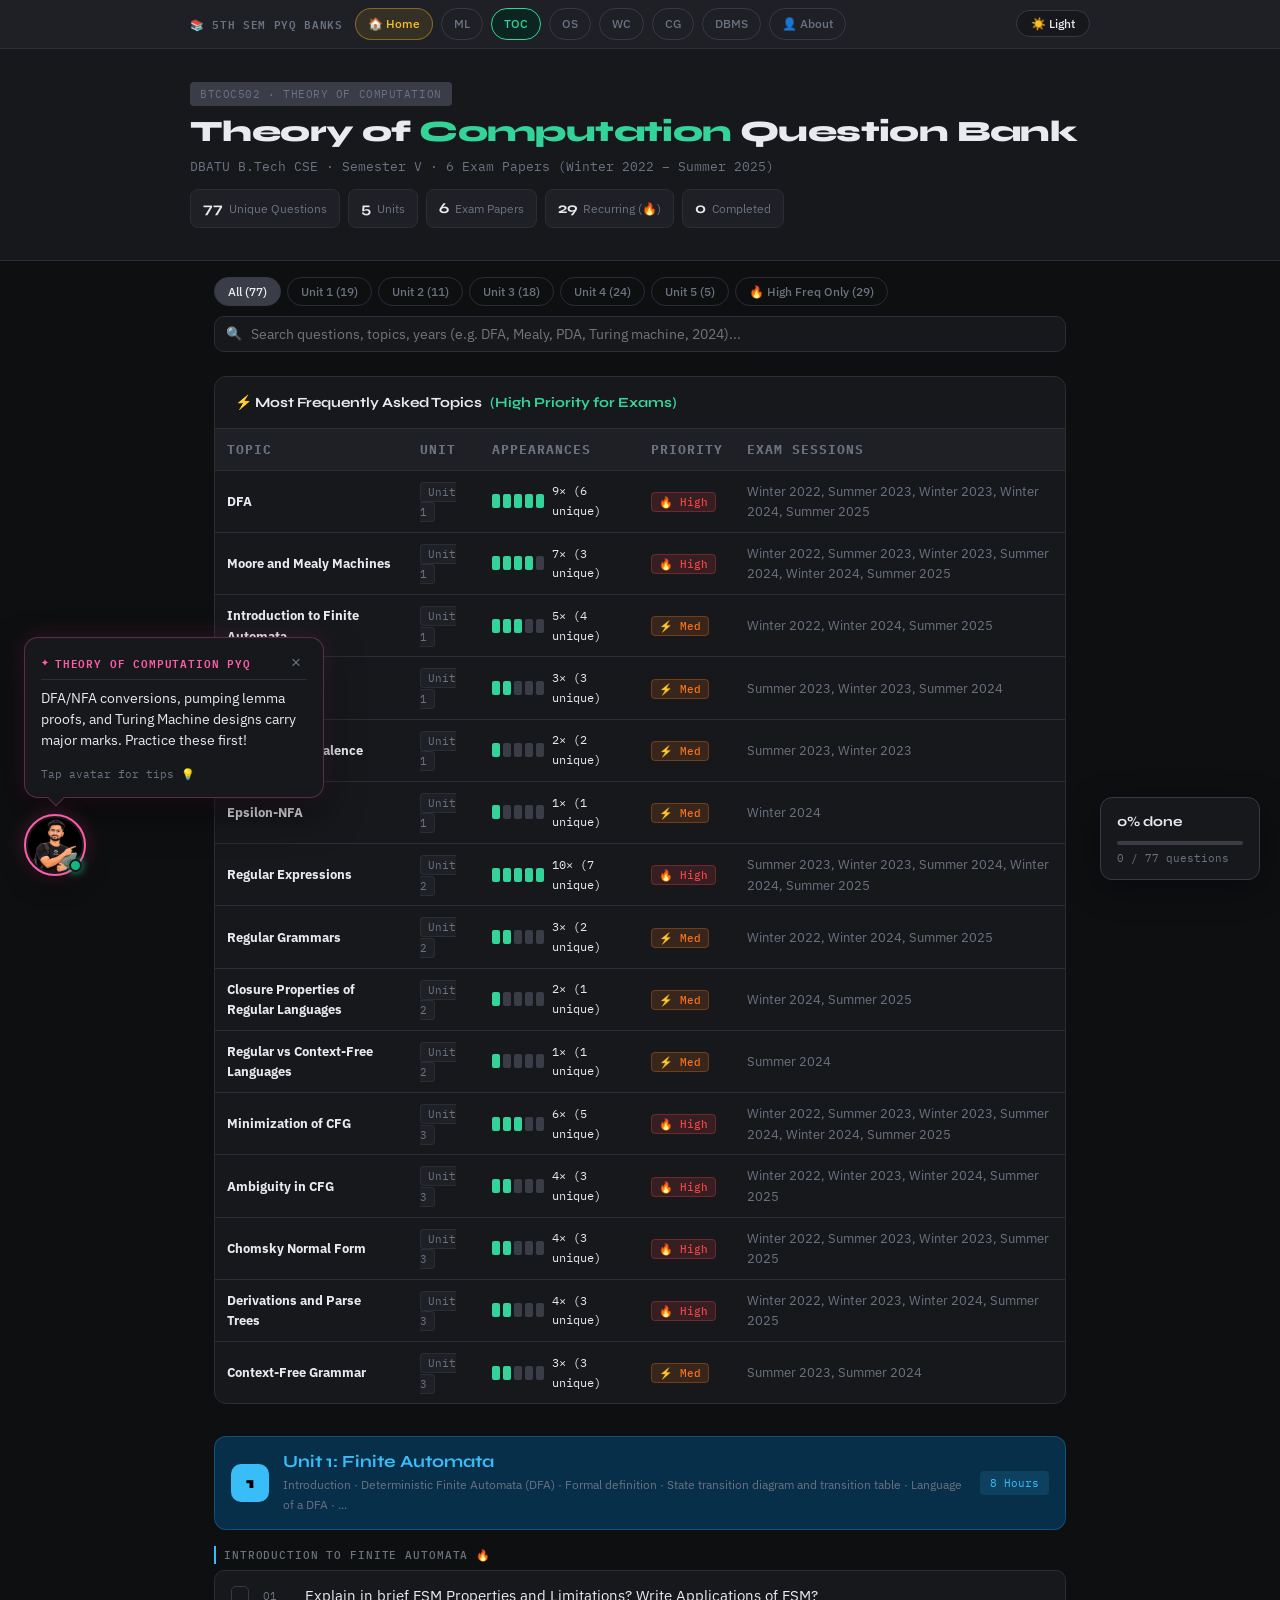
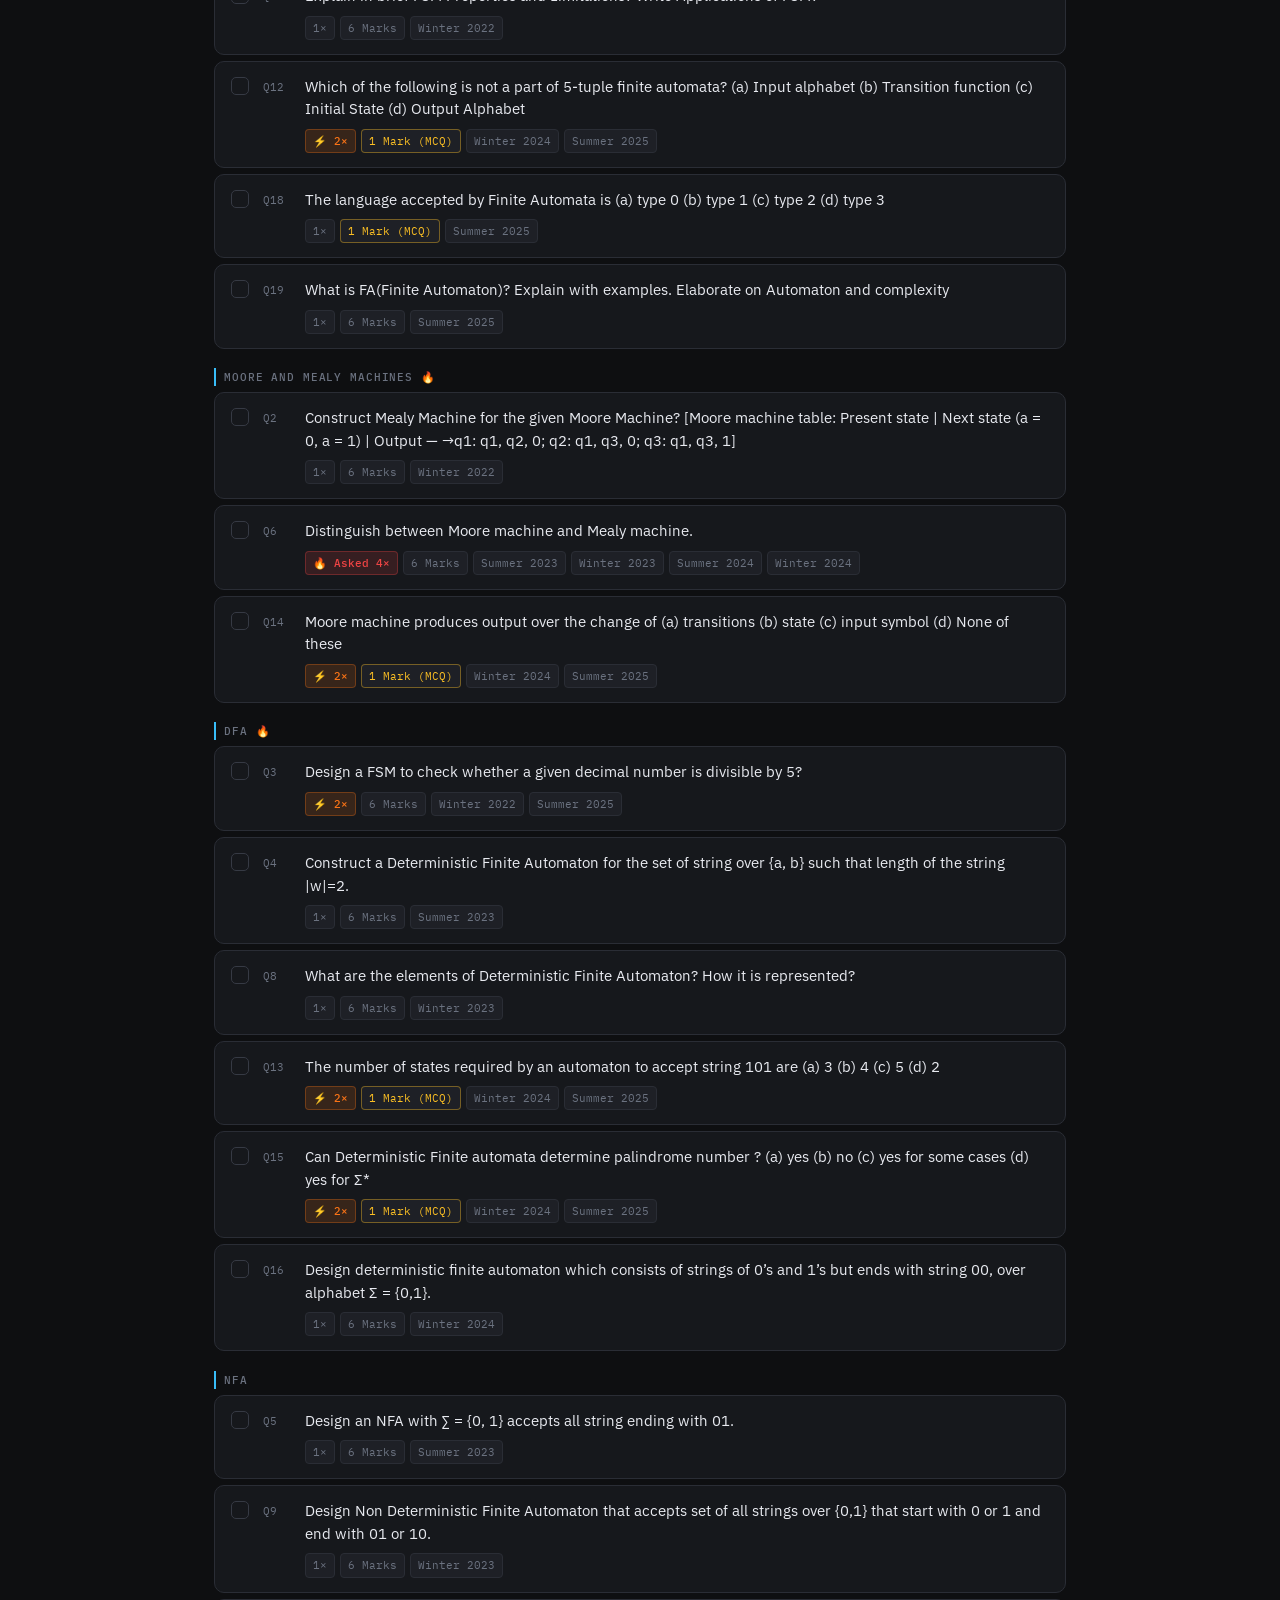
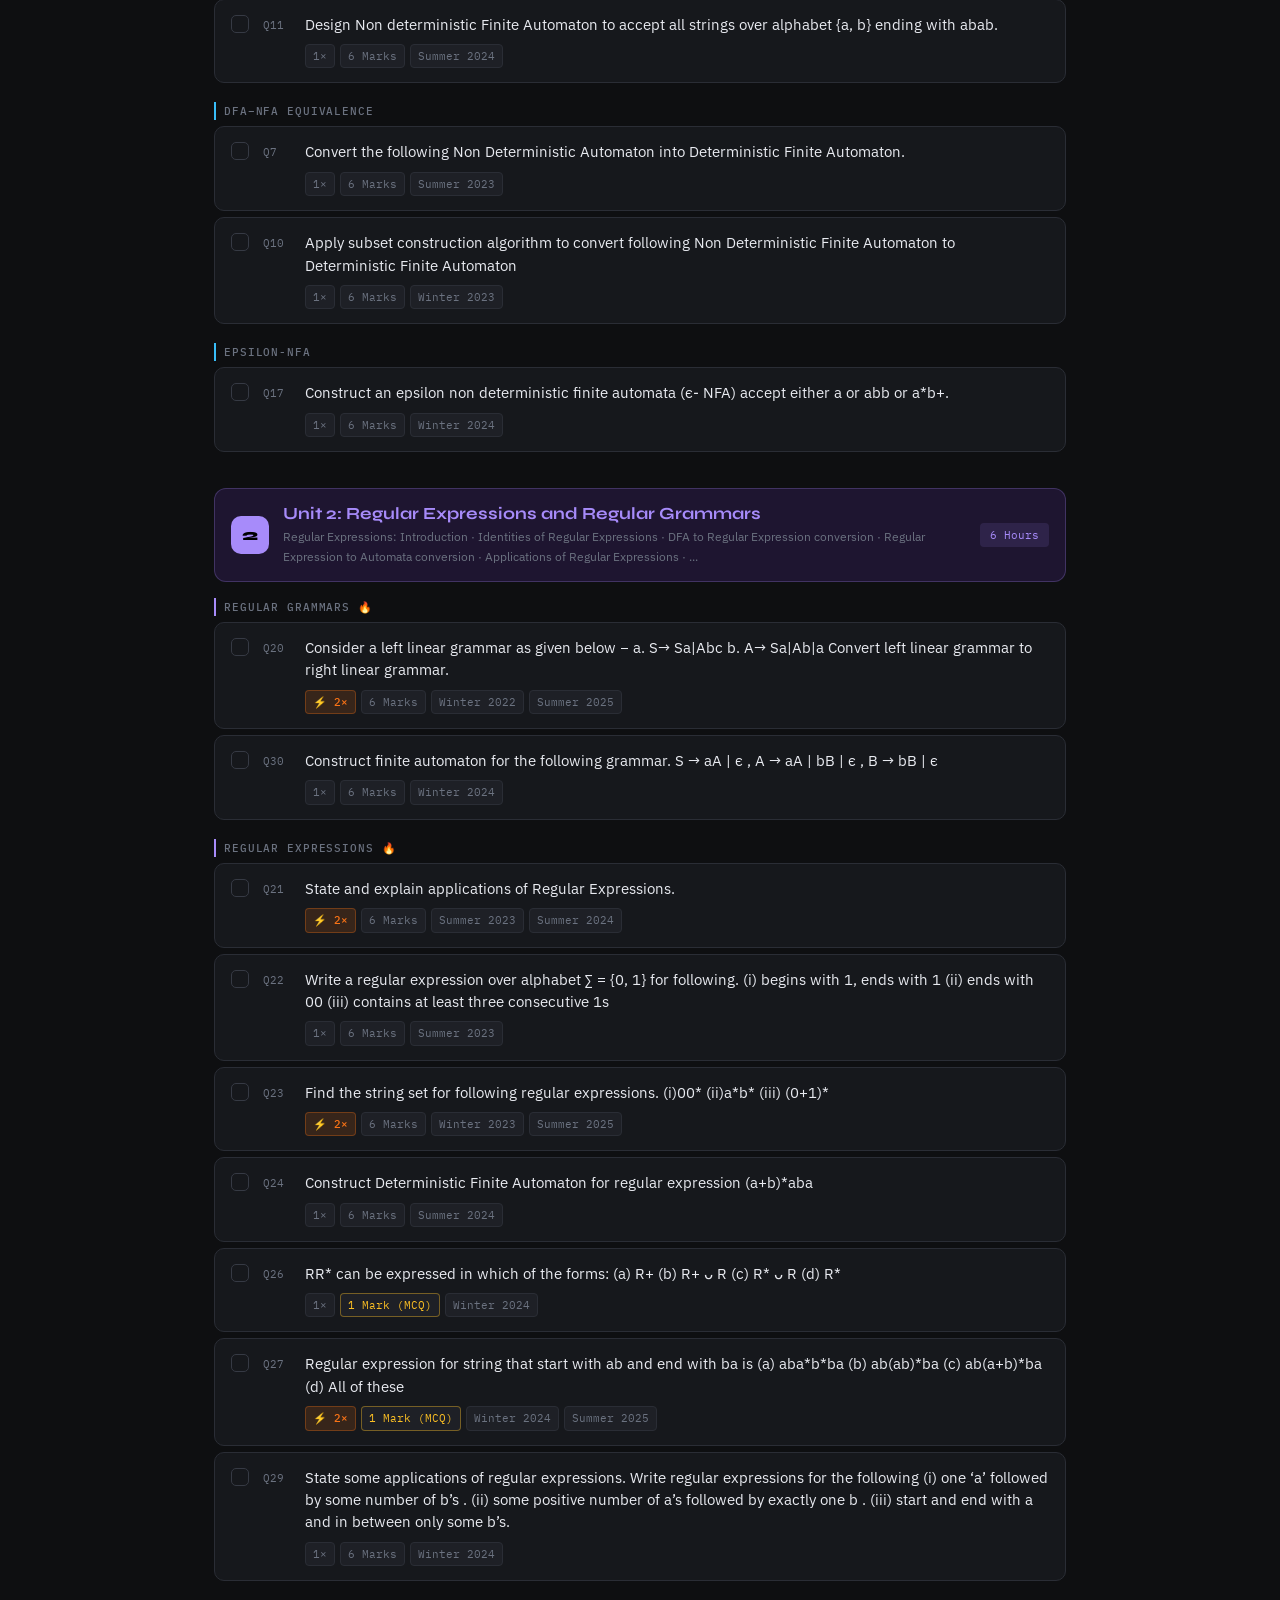
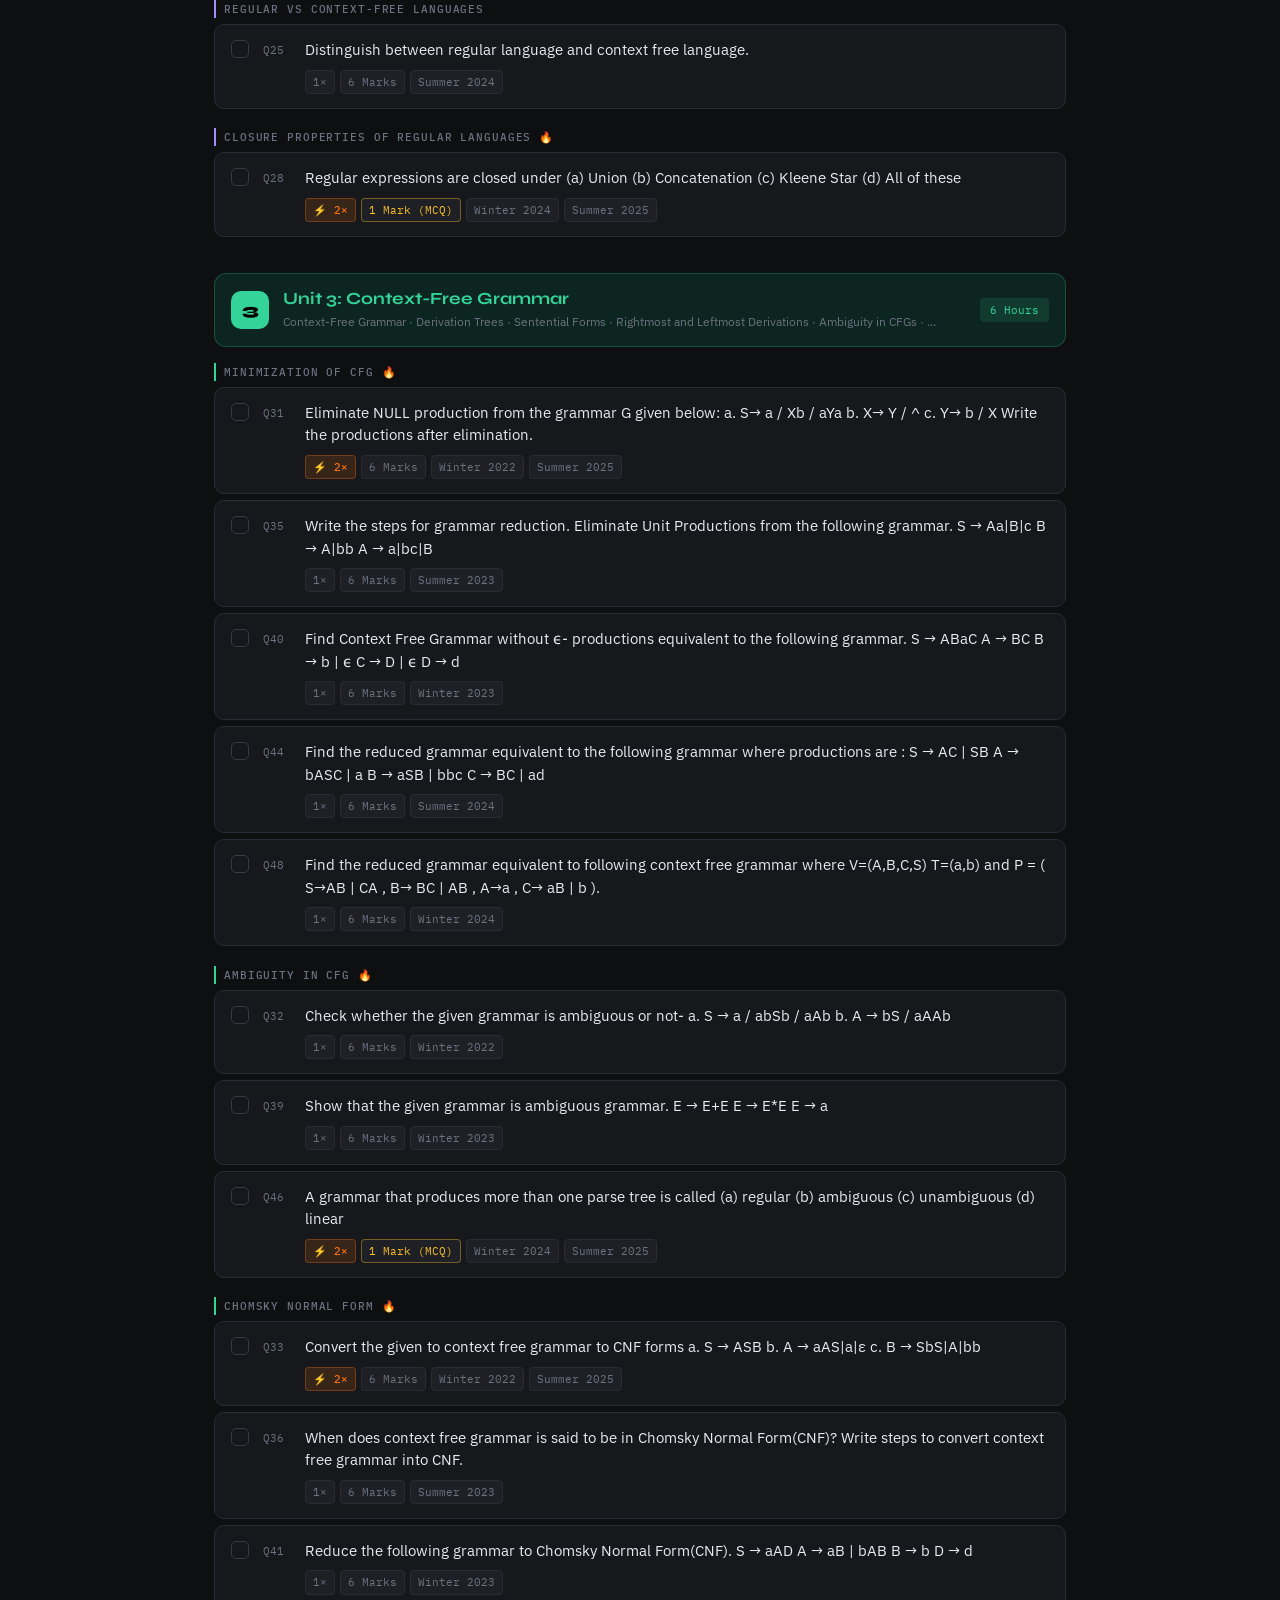
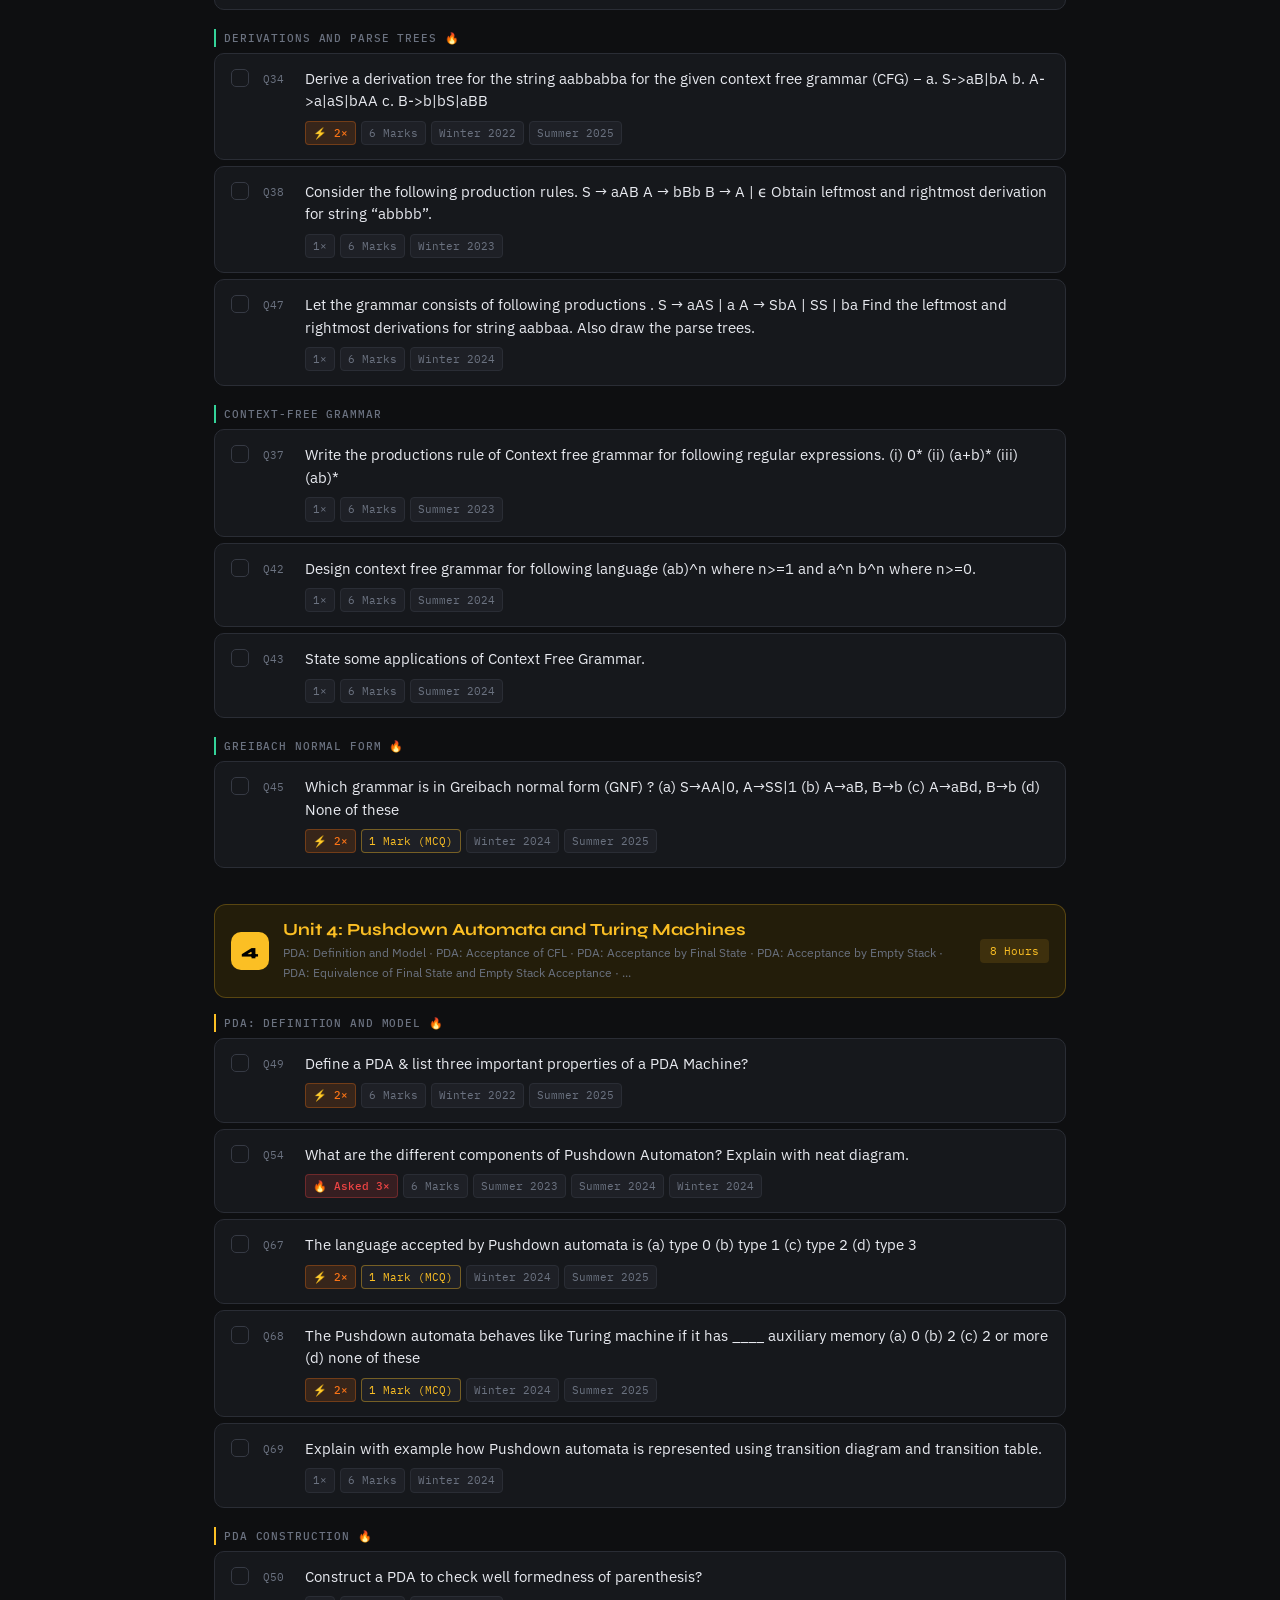
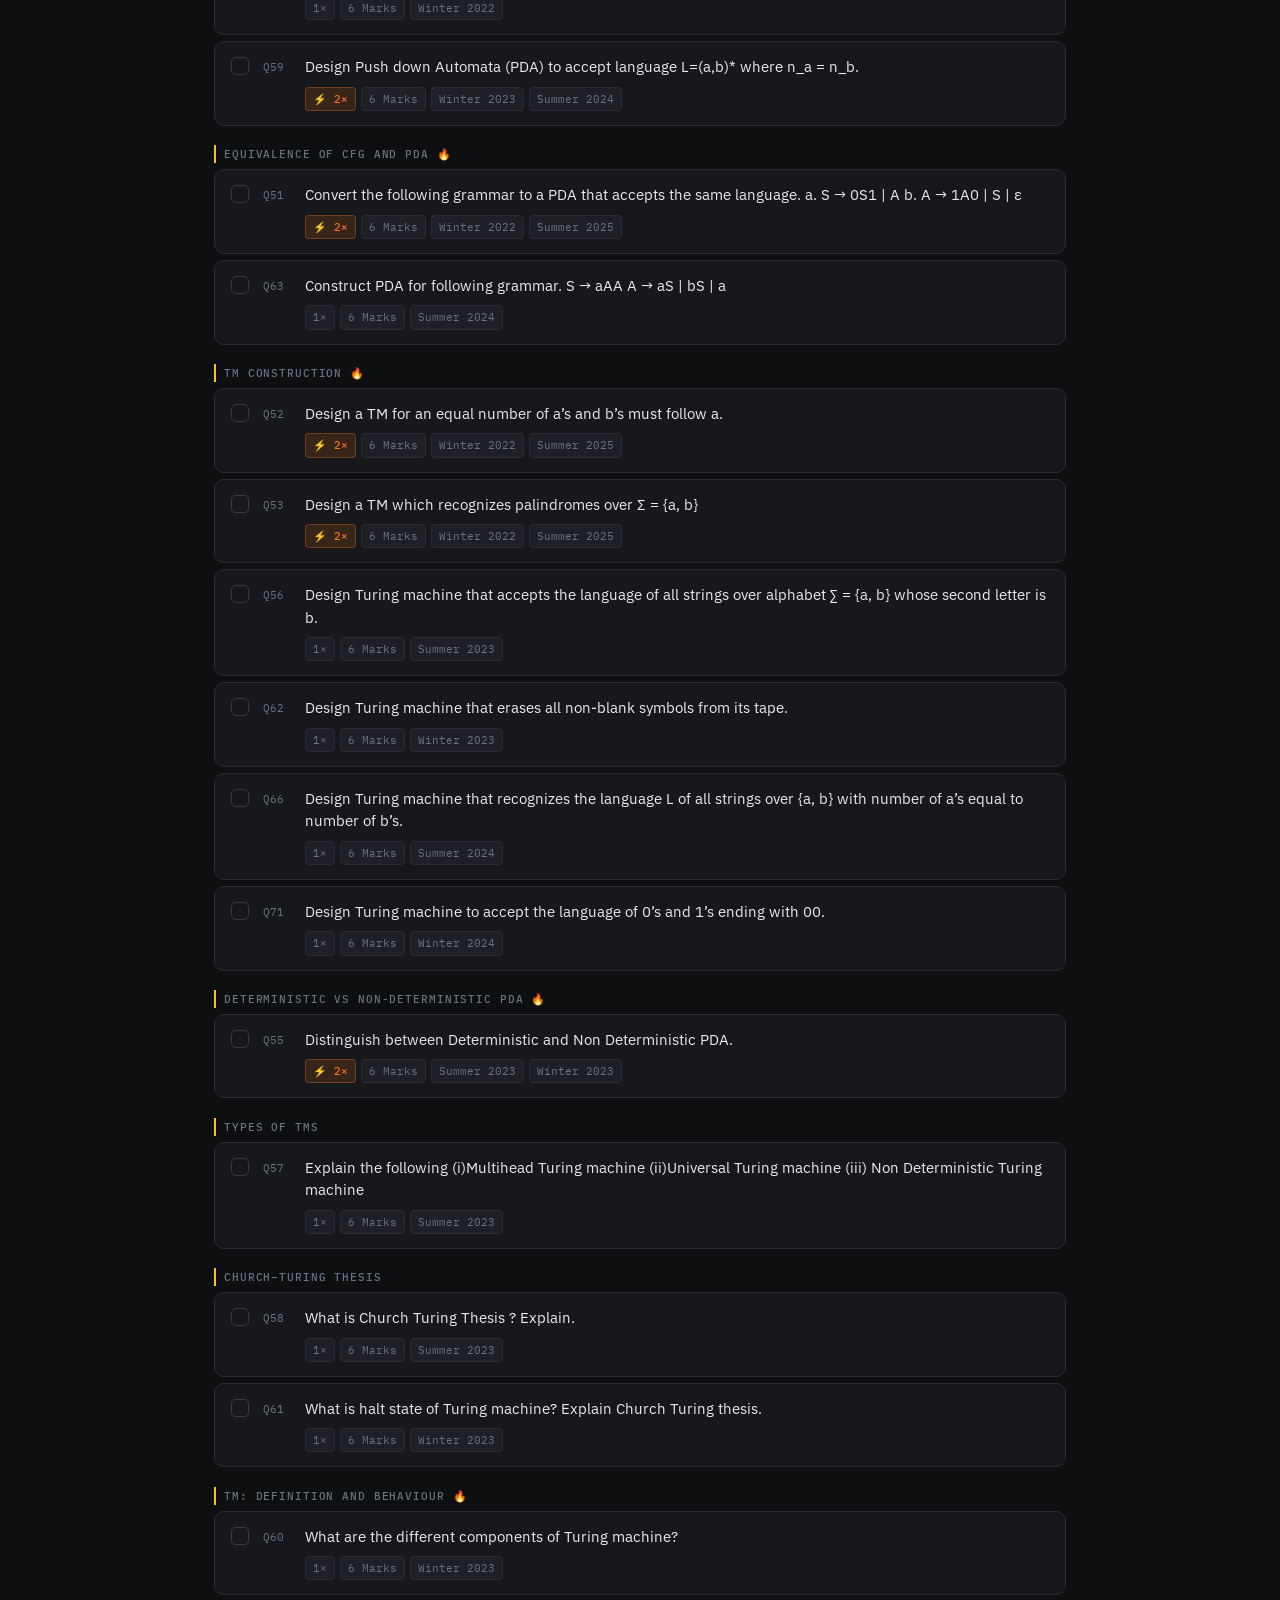
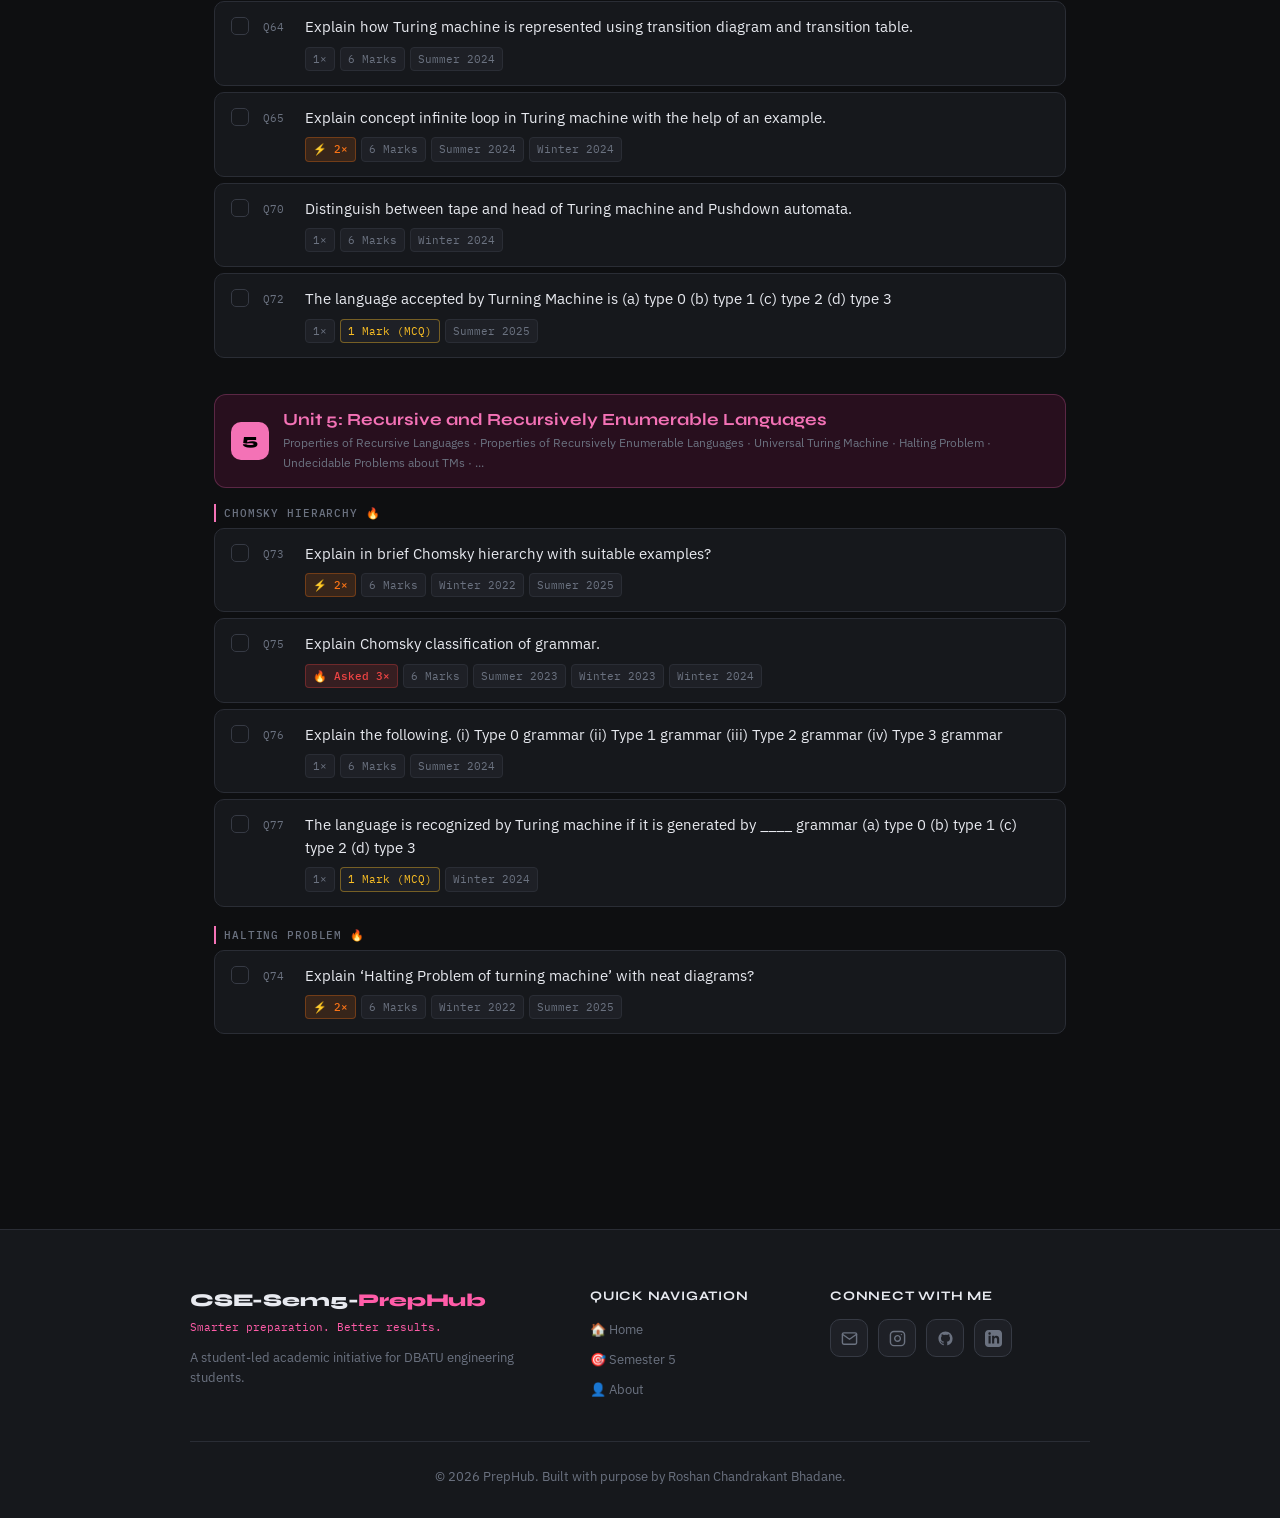
<file: toc.html>
<!DOCTYPE html>
<html lang="en">
<head>
<meta charset="UTF-8">
<meta name="viewport" content="width=device-width, initial-scale=1.0">
<title>TOC Question Bank – DBATU</title>
<link href="https://fonts.googleapis.com/css2?family=Syne:wght@400;600;700;800&family=IBM+Plex+Mono:wght@400;500&family=IBM+Plex+Sans:wght@300;400;500;600&display=swap" rel="stylesheet">
<link rel="stylesheet" href="assets/css/branding.css">
<link rel="stylesheet" href="assets/css/responsive.css">
<style>
  :root {
    --bg: #0e0f11;
    --surface: #16181c;
    --surface2: #1e2026;
    --border: #2a2d35;
    --border2: #363a44;
    --text: #e8eaf0;
    --muted: #6b7280;
    --faint: #3a3d47;
    --primary: #34d399;
    --primary-glow: rgba(52, 211, 153, 0.15);
    --u1: #38bdf8; --u1d: #082f49;
    --u2: #a78bfa; --u2d: #1e1530;
    --u3: #34d399; --u3d: #0d2520;
    --u4: #fbbf24; --u4d: #231d0a;
    --u5: #f472b6; --u5d: #280f1e;
    --hot: #ef4444;
    --warm: #f97316;
    --cool: #6b7280;
  }
  * { box-sizing: border-box; margin: 0; padding: 0; }
  html { scroll-behavior: smooth; }
  body {
    background: var(--bg); color: var(--text);
    font-family: 'IBM Plex Sans', sans-serif;
    font-size: 15px; line-height: 1.65; min-height: 100vh;
  }
  .nav-bar {
    background: var(--surface2); border-bottom: 1px solid var(--border);
    padding: 8px 1.5rem; display: flex; align-items: center; gap: 8px;
    position: sticky; top: 0; z-index: 101; backdrop-filter: blur(12px);
  }
  .nav-bar-inner { max-width: 900px; margin: 0 auto; width: 100%; display: flex; align-items: center; gap: 8px; flex-wrap: wrap; }
  .nav-label {
    font-family: 'IBM Plex Mono', monospace; font-size: 11px; color: var(--muted);
    letter-spacing: .06em; text-transform: uppercase; margin-right: 4px;
  }
  .nav-btn {
    display: inline-flex; align-items: center; gap: 6px; padding: 5px 14px;
    border-radius: 20px; font-size: 12px; font-weight: 500;
    font-family: 'IBM Plex Sans', sans-serif; cursor: pointer;
    border: 1px solid var(--border2); background: transparent;
    color: var(--muted); transition: all .15s ease; text-decoration: none;
  }
  .nav-btn:hover { background: var(--faint); color: var(--text); border-color: var(--primary); }
  .nav-btn.active { background: var(--u3d); color: var(--primary); border-color: var(--primary); }
  .nav-btn.go-home {
    background: color-mix(in srgb, #fbbf24 10%, transparent);
    color: #fbbf24; border-color: color-mix(in srgb, #fbbf24 40%, transparent);
  }
  .nav-btn.go-home:hover {
    background: color-mix(in srgb, #fbbf24 20%, transparent);
    color: var(--text); border-color: #fbbf24;
  }
  .theme-toggle {
    margin-left: auto; display: inline-flex; align-items: center; gap: 6px;
    padding: 5px 14px; border-radius: 20px; font-size: 12px; font-weight: 500;
    font-family: 'IBM Plex Sans', sans-serif; cursor: pointer;
    border: 1px solid var(--border2); background: var(--surface); color: var(--text);
    transition: all .15s ease;
  }
  .theme-toggle:hover { border-color: var(--primary); }
  header {
    background: var(--surface); border-bottom: 1px solid var(--border);
    padding: 2rem 1.5rem 1.5rem; z-index: 100; backdrop-filter: blur(12px);
  }
  .header-inner { max-width: 900px; margin: 0 auto; }
  .header-top { display: flex; align-items: flex-start; justify-content: space-between; flex-wrap: wrap; gap: 12px; }
  .course-badge {
    font-family: 'IBM Plex Mono', monospace; font-size: 11px;
    background: var(--faint); color: var(--muted); padding: 3px 10px;
    border-radius: 4px; letter-spacing: .05em; display: inline-block; margin-bottom: 8px;
  }
  h1 { font-family: 'Syne', sans-serif; font-size: clamp(20px, 4vw, 28px); font-weight: 800; letter-spacing: -.02em; color: var(--text); line-height: 1.1; }
  h1 span { color: var(--primary); }
  .header-meta { font-size: 12px; color: var(--muted); margin-top: 6px; font-family: 'IBM Plex Mono', monospace; }
  .stats { display: flex; gap: 8px; flex-wrap: wrap; margin-top: 14px; }
  .stat {
    background: var(--surface2); border: 1px solid var(--border); border-radius: 8px;
    padding: 6px 14px; font-size: 12px; color: var(--muted); display: flex; align-items: center; gap: 6px;
  }
  .stat strong { color: var(--text); font-size: 15px; font-family: 'Syne', sans-serif; }
  .controls-bar { max-width: 900px; margin: 0 auto; display: flex; flex-direction: column; gap: 10px; padding: 1rem 1.5rem 0; }
  .filter-bar { display: flex; gap: 6px; flex-wrap: wrap; align-items: center; }
  .tab {
    padding: 6px 14px; border-radius: 20px; font-size: 12px; font-weight: 500;
    cursor: pointer; border: 1px solid var(--border); background: transparent;
    color: var(--muted); transition: all .15s ease; font-family: 'IBM Plex Sans', sans-serif;
  }
  .tab:hover { border-color: var(--border2); color: var(--text); }
  .tab.active { background: var(--faint); color: var(--text); border-color: var(--border2); }
  .search-box { position: relative; width: 100%; }
  .search-input {
    width: 100%; background: var(--surface); border: 1px solid var(--border);
    border-radius: 10px; padding: 8px 14px 8px 36px; color: var(--text);
    font-family: 'IBM Plex Sans', sans-serif; font-size: 13px; outline: none; transition: border-color .2s;
  }
  .search-input:focus { border-color: var(--primary); }
  .search-icon { position: absolute; left: 12px; top: 50%; transform: translateY(-50%); color: var(--muted); font-size: 13px; pointer-events: none; }
  main { max-width: 900px; margin: 0 auto; padding: 1.5rem; }
  .unit { margin-bottom: 2.5rem; }
  .unit[data-unit="1"] { --uc: var(--u1); --ucd: var(--u1d); }
  .unit[data-unit="2"] { --uc: var(--u2); --ucd: var(--u2d); }
  .unit[data-unit="3"] { --uc: var(--u3); --ucd: var(--u3d); }
  .unit[data-unit="4"] { --uc: var(--u4); --ucd: var(--u4d); }
  .unit[data-unit="5"] { --uc: var(--u5); --ucd: var(--u5d); }
  .unit-header {
    display: flex; align-items: center; gap: 14px; margin-bottom: 1rem; padding: 16px 20px;
    background: var(--ucd); border: 1px solid color-mix(in srgb, var(--uc) 25%, transparent); border-radius: 12px;
  }
  .unit-num {
    width: 38px; height: 38px; border-radius: 10px; background: var(--uc); color: #000;
    font-family: 'Syne', sans-serif; font-weight: 800; font-size: 16px;
    display: flex; align-items: center; justify-content: center; flex-shrink: 0;
  }
  .unit-title { font-family: 'Syne', sans-serif; font-weight: 700; font-size: 16px; color: var(--uc); }
  .unit-sub { font-size: 12px; color: var(--muted); margin-top: 2px; }
  .unit-hrs {
    margin-left: auto; font-family: 'IBM Plex Mono', monospace; font-size: 11px; color: var(--uc);
    background: color-mix(in srgb, var(--uc) 12%, transparent); padding: 3px 10px; border-radius: 4px; white-space: nowrap;
  }
  .topic-group { margin-bottom: 1.2rem; }
  .topic-label {
    font-size: 11px; font-weight: 500; letter-spacing: .08em; text-transform: uppercase;
    color: var(--muted); font-family: 'IBM Plex Mono', monospace; margin-bottom: 6px;
    padding-left: 8px; border-left: 2px solid var(--uc);
  }
  .q-card {
    background: var(--surface); border: 1px solid var(--border); border-radius: 10px;
    padding: 14px 16px; margin-bottom: 6px; display: flex; gap: 14px; align-items: flex-start;
    transition: border-color .15s, background .15s; cursor: pointer;
  }
  .q-card:hover { border-color: var(--border2); background: var(--surface2); }
  .q-card.done { opacity: .45; background: var(--surface); }
  .q-card.done .q-text { text-decoration: line-through; text-decoration-color: var(--muted); }
  .q-num { font-family: 'IBM Plex Mono', monospace; font-size: 11px; color: var(--muted); min-width: 28px; margin-top: 2px; flex-shrink: 0; }
  .q-body { flex: 1; }
  .q-text { font-size: 14px; color: var(--text); line-height: 1.55; }
  .q-meta { display: flex; gap: 6px; flex-wrap: wrap; margin-top: 8px; align-items: center; }
  .badge { font-size: 10px; font-family: 'IBM Plex Mono', monospace; padding: 2px 8px; border-radius: 4px; border: 1px solid transparent; }
  .badge-year { background: var(--surface2); border-color: var(--border); color: var(--muted); }
  .badge-hot { background: color-mix(in srgb, var(--hot) 15%, transparent); border-color: color-mix(in srgb, var(--hot) 30%, transparent); color: var(--hot); font-weight: 500; }
  .badge-warm { background: color-mix(in srgb, var(--warm) 15%, transparent); border-color: color-mix(in srgb, var(--warm) 30%, transparent); color: var(--warm); font-weight: 500; }
  .badge-once { background: var(--surface2); border-color: var(--border); color: var(--muted); }
  .progress-wrap {
    position: fixed; bottom: 20px; right: 20px; background: var(--surface);
    border: 1px solid var(--border2); border-radius: 12px; padding: 12px 16px;
    font-size: 12px; color: var(--muted); box-shadow: 0 8px 32px rgba(0,0,0,.4); min-width: 160px; z-index: 200;
  }
  .progress-label { font-family: 'Syne', sans-serif; font-weight: 700; color: var(--text); font-size: 14px; }
  .progress-bar-track { height: 4px; background: var(--faint); border-radius: 2px; margin-top: 8px; overflow: hidden; }
  .progress-bar-fill { height: 100%; background: var(--primary); border-radius: 2px; transition: width .3s ease; width: 0%; }
  .progress-sub { font-size: 11px; margin-top: 4px; font-family: 'IBM Plex Mono', monospace; }
  .freq-table { background: var(--surface); border: 1px solid var(--border); border-radius: 12px; overflow: hidden; margin-bottom: 2.5rem; }
  .freq-table-header { padding: 14px 20px; border-bottom: 1px solid var(--border); font-family: 'Syne', sans-serif; font-weight: 700; font-size: 14px; display: flex; align-items: center; gap: 8px; }
  .freq-table-header span { color: var(--primary); }
  table { width: 100%; border-collapse: collapse; }
  th { font-family: 'IBM Plex Mono', monospace; font-size: 10px; letter-spacing: .08em; text-transform: uppercase; color: var(--muted); padding: 8px 16px; text-align: left; background: var(--surface2); border-bottom: 1px solid var(--border); }
  td { padding: 10px 16px; font-size: 13px; border-bottom: 1px solid var(--border); vertical-align: middle; }
  tr:last-child td { border-bottom: none; }
  tr:hover td { background: var(--surface2); }
  .freq-bars { display: flex; gap: 3px; }
  .freq-bar { width: 8px; height: 14px; border-radius: 2px; }
  .freq-bar.filled { background: var(--primary); }
  .freq-bar.empty { background: var(--faint); }
  .check-box {
    width: 18px; height: 18px; border-radius: 5px; border: 1.5px solid var(--border2);
    background: transparent; flex-shrink: 0; margin-top: 1px;
    display: flex; align-items: center; justify-content: center; transition: all .15s; cursor: pointer;
  }
  .q-card:hover .check-box { border-color: var(--uc, var(--primary)); }
  .check-box.checked { background: var(--uc, var(--primary)); border-color: var(--uc, var(--primary)); }
  .check-box.checked::after {
    content: ''; width: 4px; height: 7px; border: 1.5px solid #000;
    border-top: none; border-left: none; transform: rotate(45deg) translateY(-1px); display: block;
  }
  .unit.hidden { display: none; }
  .q-card.hidden { display: none; }
  .topic-group.hidden { display: none; }
  ::-webkit-scrollbar { width: 6px; }
  ::-webkit-scrollbar-track { background: var(--bg); }
  ::-webkit-scrollbar-thumb { background: var(--faint); border-radius: 3px; }
  html.light {
    --bg: #eceff6; --surface: #ffffff; --surface2: #f4f6fb;
    --border: rgba(0,0,0,0.07); --border2: rgba(0,0,0,0.13);
    --text: #0c0e15; --muted: #5c6880; --faint: #e0e4ef;
  }
  html.light .nav-bar { background: rgba(255,255,255,0.88); border-bottom-color: rgba(0,0,0,0.07); box-shadow: 0 1px 0 rgba(0,0,0,0.05), 0 2px 10px rgba(0,0,0,0.05); }
  html.light header { background: #ffffff; border-bottom-color: rgba(0,0,0,0.07); box-shadow: 0 1px 0 rgba(0,0,0,0.04), 0 2px 14px rgba(0,0,0,0.05); }
  html.light .q-card { background: #ffffff; border-color: rgba(0,0,0,0.07); box-shadow: 0 1px 2px rgba(0,0,0,0.05), 0 1px 5px rgba(0,0,0,0.03); }
  html.light .q-card:hover { background: #ffffff; border-color: rgba(0,0,0,0.12); box-shadow: 0 4px 16px rgba(0,0,0,0.09), 0 1px 4px rgba(0,0,0,0.06); transform: translateY(-1px); }
  html.light .q-card.done { background: #f6f7fb; opacity: 0.6; }
  html.light .freq-table { background: #ffffff; border-color: rgba(0,0,0,0.07); box-shadow: 0 1px 4px rgba(0,0,0,0.05), 0 4px 18px rgba(0,0,0,0.05); }
  html.light .freq-table-header { border-bottom-color: rgba(0,0,0,0.07); }
  html.light th { background: #f4f6fb; border-bottom-color: rgba(0,0,0,0.07); color: #5c6880; }
  html.light td { border-bottom-color: rgba(0,0,0,0.05); }
  html.light tr:hover td { background: #f8f9fc; }
  html.light .freq-bar.empty { background: #d4d9e8; }
  html.light .stat { background: #ffffff; border-color: rgba(0,0,0,0.07); box-shadow: 0 1px 3px rgba(0,0,0,0.05); }
  html.light .tab { background: #ffffff; border-color: rgba(0,0,0,0.09); box-shadow: 0 1px 2px rgba(0,0,0,0.04); color: #5c6880; }
</style>
</head>
<body>

<nav class="nav-bar">
  <div class="nav-bar-inner">
    <span class="nav-label">📚 5th Sem PYQ Banks</span>
    <a class="nav-btn go-home" href="index.html">🏠 Home</a>
    <a class="nav-btn" href="ml.html">ML</a>
    <a class="nav-btn active" href="toc.html">TOC</a>
    <a class="nav-btn" href="os.html">OS</a>
    <a class="nav-btn" href="wc.html">WC</a>
    <a class="nav-btn" href="cg.html">CG</a>
    <a class="nav-btn" href="dbms.html">DBMS</a>
    <a class="nav-btn" href="index.html#about" title="About Preparation Hub &amp; Creator">👤 About</a>
    <button class="theme-toggle" id="theme-toggle-btn" onclick="toggleTheme()">☀️ Light</button>
  </div>
</nav>

<header>
  <div class="header-inner">
    <div class="header-top">
      <div>
        <span class="course-badge">BTCOC502 · THEORY OF COMPUTATION</span>
        <h1>Theory of <span>Computation</span> Question Bank</h1>
        <div class="header-meta">DBATU B.Tech CSE · Semester V · 6 Exam Papers (Winter 2022 – Summer 2025)</div>
      </div>
    </div>
    <div class="stats">
      <div class="stat"><strong>77</strong> Unique Questions</div>
      <div class="stat"><strong>5</strong> Units</div>
      <div class="stat"><strong>6</strong> Exam Papers</div>
      <div class="stat"><strong>29</strong> Recurring (🔥)</div>
      <div class="stat"><strong id="done-count">0</strong> Completed</div>
    </div>
  </div>
</header>

<div class="controls-bar">
  <div class="filter-bar">
    <button class="tab active" onclick="filterUnit('all', this)">All (77)</button>
    <button class="tab" onclick="filterUnit('1', this)">Unit 1 (19)</button>
    <button class="tab" onclick="filterUnit('2', this)">Unit 2 (11)</button>
    <button class="tab" onclick="filterUnit('3', this)">Unit 3 (18)</button>
    <button class="tab" onclick="filterUnit('4', this)">Unit 4 (24)</button>
    <button class="tab" onclick="filterUnit('5', this)">Unit 5 (5)</button>
    <button class="tab" onclick="filterUnit('hot', this)">🔥 High Freq Only (29)</button>
  </div>
  <div class="search-box">
    <span class="search-icon">🔍</span>
    <input type="text" id="search-input" class="search-input" placeholder="Search questions, topics, years (e.g. DFA, Mealy, PDA, Turing machine, 2024)..." oninput="handleSearch(this.value)">
  </div>
</div>

<main>
  <!-- ─── FREQUENCY ANALYSIS TABLE ─── -->
  <div class="freq-table">
    <div class="freq-table-header">
      ⚡ Most Frequently Asked Topics <span>(High Priority for Exams)</span>
    </div>
    <table>
      <thead>
        <tr>
          <th>Topic</th>
          <th>Unit</th>
          <th>Appearances</th>
          <th>Priority</th>
          <th>Exam Sessions</th>
        </tr>
      </thead>
      <tbody>
        <tr>
          <td><strong>DFA</strong></td>
          <td><span class="badge badge-year">Unit 1</span></td>
          <td>
            <div style="display:flex; align-items:center; gap:8px;">
              <div class="freq-bars"><span class="freq-bar filled"></span><span class="freq-bar filled"></span><span class="freq-bar filled"></span><span class="freq-bar filled"></span><span class="freq-bar filled"></span></div>
              <span style="font-size:12px; font-family:'IBM Plex Mono', monospace;">9× (6 unique)</span>
            </div>
          </td>
          <td><span class="badge badge-hot">🔥 High</span></td>
          <td style="color:var(--muted); font-size:12px;">Winter 2022, Summer 2023, Winter 2023, Winter 2024, Summer 2025</td>
        </tr>
        <tr>
          <td><strong>Moore and Mealy Machines</strong></td>
          <td><span class="badge badge-year">Unit 1</span></td>
          <td>
            <div style="display:flex; align-items:center; gap:8px;">
              <div class="freq-bars"><span class="freq-bar filled"></span><span class="freq-bar filled"></span><span class="freq-bar filled"></span><span class="freq-bar filled"></span><span class="freq-bar empty"></span></div>
              <span style="font-size:12px; font-family:'IBM Plex Mono', monospace;">7× (3 unique)</span>
            </div>
          </td>
          <td><span class="badge badge-hot">🔥 High</span></td>
          <td style="color:var(--muted); font-size:12px;">Winter 2022, Summer 2023, Winter 2023, Summer 2024, Winter 2024, Summer 2025</td>
        </tr>
        <tr>
          <td><strong>Introduction to Finite Automata</strong></td>
          <td><span class="badge badge-year">Unit 1</span></td>
          <td>
            <div style="display:flex; align-items:center; gap:8px;">
              <div class="freq-bars"><span class="freq-bar filled"></span><span class="freq-bar filled"></span><span class="freq-bar filled"></span><span class="freq-bar empty"></span><span class="freq-bar empty"></span></div>
              <span style="font-size:12px; font-family:'IBM Plex Mono', monospace;">5× (4 unique)</span>
            </div>
          </td>
          <td><span class="badge badge-warm">⚡ Med</span></td>
          <td style="color:var(--muted); font-size:12px;">Winter 2022, Winter 2024, Summer 2025</td>
        </tr>
        <tr>
          <td><strong>NFA</strong></td>
          <td><span class="badge badge-year">Unit 1</span></td>
          <td>
            <div style="display:flex; align-items:center; gap:8px;">
              <div class="freq-bars"><span class="freq-bar filled"></span><span class="freq-bar filled"></span><span class="freq-bar empty"></span><span class="freq-bar empty"></span><span class="freq-bar empty"></span></div>
              <span style="font-size:12px; font-family:'IBM Plex Mono', monospace;">3× (3 unique)</span>
            </div>
          </td>
          <td><span class="badge badge-warm">⚡ Med</span></td>
          <td style="color:var(--muted); font-size:12px;">Summer 2023, Winter 2023, Summer 2024</td>
        </tr>
        <tr>
          <td><strong>DFA–NFA Equivalence</strong></td>
          <td><span class="badge badge-year">Unit 1</span></td>
          <td>
            <div style="display:flex; align-items:center; gap:8px;">
              <div class="freq-bars"><span class="freq-bar filled"></span><span class="freq-bar empty"></span><span class="freq-bar empty"></span><span class="freq-bar empty"></span><span class="freq-bar empty"></span></div>
              <span style="font-size:12px; font-family:'IBM Plex Mono', monospace;">2× (2 unique)</span>
            </div>
          </td>
          <td><span class="badge badge-warm">⚡ Med</span></td>
          <td style="color:var(--muted); font-size:12px;">Summer 2023, Winter 2023</td>
        </tr>
        <tr>
          <td><strong>Epsilon-NFA</strong></td>
          <td><span class="badge badge-year">Unit 1</span></td>
          <td>
            <div style="display:flex; align-items:center; gap:8px;">
              <div class="freq-bars"><span class="freq-bar filled"></span><span class="freq-bar empty"></span><span class="freq-bar empty"></span><span class="freq-bar empty"></span><span class="freq-bar empty"></span></div>
              <span style="font-size:12px; font-family:'IBM Plex Mono', monospace;">1× (1 unique)</span>
            </div>
          </td>
          <td><span class="badge badge-warm">⚡ Med</span></td>
          <td style="color:var(--muted); font-size:12px;">Winter 2024</td>
        </tr>
        <tr>
          <td><strong>Regular Expressions</strong></td>
          <td><span class="badge badge-year">Unit 2</span></td>
          <td>
            <div style="display:flex; align-items:center; gap:8px;">
              <div class="freq-bars"><span class="freq-bar filled"></span><span class="freq-bar filled"></span><span class="freq-bar filled"></span><span class="freq-bar filled"></span><span class="freq-bar filled"></span></div>
              <span style="font-size:12px; font-family:'IBM Plex Mono', monospace;">10× (7 unique)</span>
            </div>
          </td>
          <td><span class="badge badge-hot">🔥 High</span></td>
          <td style="color:var(--muted); font-size:12px;">Summer 2023, Winter 2023, Summer 2024, Winter 2024, Summer 2025</td>
        </tr>
        <tr>
          <td><strong>Regular Grammars</strong></td>
          <td><span class="badge badge-year">Unit 2</span></td>
          <td>
            <div style="display:flex; align-items:center; gap:8px;">
              <div class="freq-bars"><span class="freq-bar filled"></span><span class="freq-bar filled"></span><span class="freq-bar empty"></span><span class="freq-bar empty"></span><span class="freq-bar empty"></span></div>
              <span style="font-size:12px; font-family:'IBM Plex Mono', monospace;">3× (2 unique)</span>
            </div>
          </td>
          <td><span class="badge badge-warm">⚡ Med</span></td>
          <td style="color:var(--muted); font-size:12px;">Winter 2022, Winter 2024, Summer 2025</td>
        </tr>
        <tr>
          <td><strong>Closure Properties of Regular Languages</strong></td>
          <td><span class="badge badge-year">Unit 2</span></td>
          <td>
            <div style="display:flex; align-items:center; gap:8px;">
              <div class="freq-bars"><span class="freq-bar filled"></span><span class="freq-bar empty"></span><span class="freq-bar empty"></span><span class="freq-bar empty"></span><span class="freq-bar empty"></span></div>
              <span style="font-size:12px; font-family:'IBM Plex Mono', monospace;">2× (1 unique)</span>
            </div>
          </td>
          <td><span class="badge badge-warm">⚡ Med</span></td>
          <td style="color:var(--muted); font-size:12px;">Winter 2024, Summer 2025</td>
        </tr>
        <tr>
          <td><strong>Regular vs Context-Free Languages</strong></td>
          <td><span class="badge badge-year">Unit 2</span></td>
          <td>
            <div style="display:flex; align-items:center; gap:8px;">
              <div class="freq-bars"><span class="freq-bar filled"></span><span class="freq-bar empty"></span><span class="freq-bar empty"></span><span class="freq-bar empty"></span><span class="freq-bar empty"></span></div>
              <span style="font-size:12px; font-family:'IBM Plex Mono', monospace;">1× (1 unique)</span>
            </div>
          </td>
          <td><span class="badge badge-warm">⚡ Med</span></td>
          <td style="color:var(--muted); font-size:12px;">Summer 2024</td>
        </tr>
        <tr>
          <td><strong>Minimization of CFG</strong></td>
          <td><span class="badge badge-year">Unit 3</span></td>
          <td>
            <div style="display:flex; align-items:center; gap:8px;">
              <div class="freq-bars"><span class="freq-bar filled"></span><span class="freq-bar filled"></span><span class="freq-bar filled"></span><span class="freq-bar empty"></span><span class="freq-bar empty"></span></div>
              <span style="font-size:12px; font-family:'IBM Plex Mono', monospace;">6× (5 unique)</span>
            </div>
          </td>
          <td><span class="badge badge-hot">🔥 High</span></td>
          <td style="color:var(--muted); font-size:12px;">Winter 2022, Summer 2023, Winter 2023, Summer 2024, Winter 2024, Summer 2025</td>
        </tr>
        <tr>
          <td><strong>Ambiguity in CFG</strong></td>
          <td><span class="badge badge-year">Unit 3</span></td>
          <td>
            <div style="display:flex; align-items:center; gap:8px;">
              <div class="freq-bars"><span class="freq-bar filled"></span><span class="freq-bar filled"></span><span class="freq-bar empty"></span><span class="freq-bar empty"></span><span class="freq-bar empty"></span></div>
              <span style="font-size:12px; font-family:'IBM Plex Mono', monospace;">4× (3 unique)</span>
            </div>
          </td>
          <td><span class="badge badge-hot">🔥 High</span></td>
          <td style="color:var(--muted); font-size:12px;">Winter 2022, Winter 2023, Winter 2024, Summer 2025</td>
        </tr>
        <tr>
          <td><strong>Chomsky Normal Form</strong></td>
          <td><span class="badge badge-year">Unit 3</span></td>
          <td>
            <div style="display:flex; align-items:center; gap:8px;">
              <div class="freq-bars"><span class="freq-bar filled"></span><span class="freq-bar filled"></span><span class="freq-bar empty"></span><span class="freq-bar empty"></span><span class="freq-bar empty"></span></div>
              <span style="font-size:12px; font-family:'IBM Plex Mono', monospace;">4× (3 unique)</span>
            </div>
          </td>
          <td><span class="badge badge-hot">🔥 High</span></td>
          <td style="color:var(--muted); font-size:12px;">Winter 2022, Summer 2023, Winter 2023, Summer 2025</td>
        </tr>
        <tr>
          <td><strong>Derivations and Parse Trees</strong></td>
          <td><span class="badge badge-year">Unit 3</span></td>
          <td>
            <div style="display:flex; align-items:center; gap:8px;">
              <div class="freq-bars"><span class="freq-bar filled"></span><span class="freq-bar filled"></span><span class="freq-bar empty"></span><span class="freq-bar empty"></span><span class="freq-bar empty"></span></div>
              <span style="font-size:12px; font-family:'IBM Plex Mono', monospace;">4× (3 unique)</span>
            </div>
          </td>
          <td><span class="badge badge-hot">🔥 High</span></td>
          <td style="color:var(--muted); font-size:12px;">Winter 2022, Winter 2023, Winter 2024, Summer 2025</td>
        </tr>
        <tr>
          <td><strong>Context-Free Grammar</strong></td>
          <td><span class="badge badge-year">Unit 3</span></td>
          <td>
            <div style="display:flex; align-items:center; gap:8px;">
              <div class="freq-bars"><span class="freq-bar filled"></span><span class="freq-bar filled"></span><span class="freq-bar empty"></span><span class="freq-bar empty"></span><span class="freq-bar empty"></span></div>
              <span style="font-size:12px; font-family:'IBM Plex Mono', monospace;">3× (3 unique)</span>
            </div>
          </td>
          <td><span class="badge badge-warm">⚡ Med</span></td>
          <td style="color:var(--muted); font-size:12px;">Summer 2023, Summer 2024</td>
        </tr>
      </tbody>
    </table>
  </div>

  <!-- ─── UNIT SECTIONS ─── -->
  <section class="unit" data-unit="1" id="u1">
    <div class="unit-header">
      <div class="unit-num">1</div>
      <div>
        <div class="unit-title">Unit 1: Finite Automata</div>
        <div class="unit-sub">Introduction · Deterministic Finite Automata (DFA) · Formal definition · State transition diagram and transition table · Language of a DFA · ...</div>
      </div>
      <div class="unit-hrs">8 Hours</div>
    </div>

    <div class="topic-group">
      <div class="topic-label">Introduction to Finite Automata 🔥</div>
      <div class="q-card" onclick="toggleDone(this)">
        <div class="check-box"></div>
        <div class="q-num">Q1</div>
        <div class="q-body">
          <div class="q-text">Explain in brief FSM Properties and Limitations? Write Applications of FSM?</div>
          <div class="q-meta">
            <span class="badge badge-once">1×</span>
            <span class="badge badge-year">6 Marks</span>
            <span class="badge badge-year">Winter 2022</span>
          </div>
        </div>
      </div>
      <div class="q-card" onclick="toggleDone(this)">
        <div class="check-box"></div>
        <div class="q-num">Q12</div>
        <div class="q-body">
          <div class="q-text">Which of the following is not a part of 5-tuple finite automata? (a) Input alphabet (b) Transition function (c) Initial State (d) Output Alphabet</div>
          <div class="q-meta">
            <span class="badge badge-warm">⚡ 2×</span>
            <span class="badge badge-year" style="border-color: rgba(251, 191, 36, 0.4); color: #fbbf24;">1 Mark (MCQ)</span>
            <span class="badge badge-year">Winter 2024</span>
          <span class="badge badge-year">Summer 2025</span>
          </div>
        </div>
      </div>
      <div class="q-card" onclick="toggleDone(this)">
        <div class="check-box"></div>
        <div class="q-num">Q18</div>
        <div class="q-body">
          <div class="q-text">The language accepted by Finite Automata is (a) type 0 (b) type 1 (c) type 2 (d) type 3</div>
          <div class="q-meta">
            <span class="badge badge-once">1×</span>
            <span class="badge badge-year" style="border-color: rgba(251, 191, 36, 0.4); color: #fbbf24;">1 Mark (MCQ)</span>
            <span class="badge badge-year">Summer 2025</span>
          </div>
        </div>
      </div>
      <div class="q-card" onclick="toggleDone(this)">
        <div class="check-box"></div>
        <div class="q-num">Q19</div>
        <div class="q-body">
          <div class="q-text">What is FA(Finite Automaton)? Explain with examples. Elaborate on Automaton and complexity</div>
          <div class="q-meta">
            <span class="badge badge-once">1×</span>
            <span class="badge badge-year">6 Marks</span>
            <span class="badge badge-year">Summer 2025</span>
          </div>
        </div>
      </div>
    </div>
    <div class="topic-group">
      <div class="topic-label">Moore and Mealy Machines 🔥</div>
      <div class="q-card" onclick="toggleDone(this)">
        <div class="check-box"></div>
        <div class="q-num">Q2</div>
        <div class="q-body">
          <div class="q-text">Construct Mealy Machine for the given Moore Machine? [Moore machine table: Present state | Next state (a = 0, a = 1) | Output — →q1: q1, q2, 0; q2: q1, q3, 0; q3: q1, q3, 1]</div>
          <div class="q-meta">
            <span class="badge badge-once">1×</span>
            <span class="badge badge-year">6 Marks</span>
            <span class="badge badge-year">Winter 2022</span>
          </div>
        </div>
      </div>
      <div class="q-card" onclick="toggleDone(this)">
        <div class="check-box"></div>
        <div class="q-num">Q6</div>
        <div class="q-body">
          <div class="q-text">Distinguish between Moore machine and Mealy machine.</div>
          <div class="q-meta">
            <span class="badge badge-hot">🔥 Asked 4×</span>
            <span class="badge badge-year">6 Marks</span>
            <span class="badge badge-year">Summer 2023</span>
          <span class="badge badge-year">Winter 2023</span>
          <span class="badge badge-year">Summer 2024</span>
          <span class="badge badge-year">Winter 2024</span>
          </div>
        </div>
      </div>
      <div class="q-card" onclick="toggleDone(this)">
        <div class="check-box"></div>
        <div class="q-num">Q14</div>
        <div class="q-body">
          <div class="q-text">Moore machine produces output over the change of (a) transitions (b) state (c) input symbol (d) None of these</div>
          <div class="q-meta">
            <span class="badge badge-warm">⚡ 2×</span>
            <span class="badge badge-year" style="border-color: rgba(251, 191, 36, 0.4); color: #fbbf24;">1 Mark (MCQ)</span>
            <span class="badge badge-year">Winter 2024</span>
          <span class="badge badge-year">Summer 2025</span>
          </div>
        </div>
      </div>
    </div>
    <div class="topic-group">
      <div class="topic-label">DFA 🔥</div>
      <div class="q-card" onclick="toggleDone(this)">
        <div class="check-box"></div>
        <div class="q-num">Q3</div>
        <div class="q-body">
          <div class="q-text">Design a FSM to check whether a given decimal number is divisible by 5?</div>
          <div class="q-meta">
            <span class="badge badge-warm">⚡ 2×</span>
            <span class="badge badge-year">6 Marks</span>
            <span class="badge badge-year">Winter 2022</span>
          <span class="badge badge-year">Summer 2025</span>
          </div>
        </div>
      </div>
      <div class="q-card" onclick="toggleDone(this)">
        <div class="check-box"></div>
        <div class="q-num">Q4</div>
        <div class="q-body">
          <div class="q-text">Construct a Deterministic Finite Automaton for the set of string over {a, b} such that length of the string |w|=2.</div>
          <div class="q-meta">
            <span class="badge badge-once">1×</span>
            <span class="badge badge-year">6 Marks</span>
            <span class="badge badge-year">Summer 2023</span>
          </div>
        </div>
      </div>
      <div class="q-card" onclick="toggleDone(this)">
        <div class="check-box"></div>
        <div class="q-num">Q8</div>
        <div class="q-body">
          <div class="q-text">What are the elements of Deterministic Finite Automaton? How it is represented?</div>
          <div class="q-meta">
            <span class="badge badge-once">1×</span>
            <span class="badge badge-year">6 Marks</span>
            <span class="badge badge-year">Winter 2023</span>
          </div>
        </div>
      </div>
      <div class="q-card" onclick="toggleDone(this)">
        <div class="check-box"></div>
        <div class="q-num">Q13</div>
        <div class="q-body">
          <div class="q-text">The number of states required by an automaton to accept string 101 are (a) 3 (b) 4 (c) 5 (d) 2</div>
          <div class="q-meta">
            <span class="badge badge-warm">⚡ 2×</span>
            <span class="badge badge-year" style="border-color: rgba(251, 191, 36, 0.4); color: #fbbf24;">1 Mark (MCQ)</span>
            <span class="badge badge-year">Winter 2024</span>
          <span class="badge badge-year">Summer 2025</span>
          </div>
        </div>
      </div>
      <div class="q-card" onclick="toggleDone(this)">
        <div class="check-box"></div>
        <div class="q-num">Q15</div>
        <div class="q-body">
          <div class="q-text">Can Deterministic Finite automata determine palindrome number ? (a) yes (b) no (c) yes for some cases (d) yes for Σ*</div>
          <div class="q-meta">
            <span class="badge badge-warm">⚡ 2×</span>
            <span class="badge badge-year" style="border-color: rgba(251, 191, 36, 0.4); color: #fbbf24;">1 Mark (MCQ)</span>
            <span class="badge badge-year">Winter 2024</span>
          <span class="badge badge-year">Summer 2025</span>
          </div>
        </div>
      </div>
      <div class="q-card" onclick="toggleDone(this)">
        <div class="check-box"></div>
        <div class="q-num">Q16</div>
        <div class="q-body">
          <div class="q-text">Design deterministic finite automaton which consists of strings of 0’s and 1’s but ends with string 00, over alphabet Σ = {0,1}.</div>
          <div class="q-meta">
            <span class="badge badge-once">1×</span>
            <span class="badge badge-year">6 Marks</span>
            <span class="badge badge-year">Winter 2024</span>
          </div>
        </div>
      </div>
    </div>
    <div class="topic-group">
      <div class="topic-label">NFA</div>
      <div class="q-card" onclick="toggleDone(this)">
        <div class="check-box"></div>
        <div class="q-num">Q5</div>
        <div class="q-body">
          <div class="q-text">Design an NFA with ∑ = {0, 1} accepts all string ending with 01.</div>
          <div class="q-meta">
            <span class="badge badge-once">1×</span>
            <span class="badge badge-year">6 Marks</span>
            <span class="badge badge-year">Summer 2023</span>
          </div>
        </div>
      </div>
      <div class="q-card" onclick="toggleDone(this)">
        <div class="check-box"></div>
        <div class="q-num">Q9</div>
        <div class="q-body">
          <div class="q-text">Design Non Deterministic Finite Automaton that accepts set of all strings over {0,1} that start with 0 or 1 and end with 01 or 10.</div>
          <div class="q-meta">
            <span class="badge badge-once">1×</span>
            <span class="badge badge-year">6 Marks</span>
            <span class="badge badge-year">Winter 2023</span>
          </div>
        </div>
      </div>
      <div class="q-card" onclick="toggleDone(this)">
        <div class="check-box"></div>
        <div class="q-num">Q11</div>
        <div class="q-body">
          <div class="q-text">Design Non deterministic Finite Automaton to accept all strings over alphabet {a, b} ending with abab.</div>
          <div class="q-meta">
            <span class="badge badge-once">1×</span>
            <span class="badge badge-year">6 Marks</span>
            <span class="badge badge-year">Summer 2024</span>
          </div>
        </div>
      </div>
    </div>
    <div class="topic-group">
      <div class="topic-label">DFA–NFA Equivalence</div>
      <div class="q-card" onclick="toggleDone(this)">
        <div class="check-box"></div>
        <div class="q-num">Q7</div>
        <div class="q-body">
          <div class="q-text">Convert the following Non Deterministic Automaton into Deterministic Finite Automaton.</div>
          <div class="q-meta">
            <span class="badge badge-once">1×</span>
            <span class="badge badge-year">6 Marks</span>
            <span class="badge badge-year">Summer 2023</span>
          </div>
        </div>
      </div>
      <div class="q-card" onclick="toggleDone(this)">
        <div class="check-box"></div>
        <div class="q-num">Q10</div>
        <div class="q-body">
          <div class="q-text">Apply subset construction algorithm to convert following Non Deterministic Finite Automaton to Deterministic Finite Automaton</div>
          <div class="q-meta">
            <span class="badge badge-once">1×</span>
            <span class="badge badge-year">6 Marks</span>
            <span class="badge badge-year">Winter 2023</span>
          </div>
        </div>
      </div>
    </div>
    <div class="topic-group">
      <div class="topic-label">Epsilon-NFA</div>
      <div class="q-card" onclick="toggleDone(this)">
        <div class="check-box"></div>
        <div class="q-num">Q17</div>
        <div class="q-body">
          <div class="q-text">Construct an epsilon non deterministic finite automata (є- NFA) accept either a or abb or a*b+.</div>
          <div class="q-meta">
            <span class="badge badge-once">1×</span>
            <span class="badge badge-year">6 Marks</span>
            <span class="badge badge-year">Winter 2024</span>
          </div>
        </div>
      </div>
    </div>
  </section>

  <section class="unit" data-unit="2" id="u2">
    <div class="unit-header">
      <div class="unit-num">2</div>
      <div>
        <div class="unit-title">Unit 2: Regular Expressions and Regular Grammars</div>
        <div class="unit-sub">Regular Expressions: Introduction · Identities of Regular Expressions · DFA to Regular Expression conversion · Regular Expression to Automata conversion · Applications of Regular Expressions · ...</div>
      </div>
      <div class="unit-hrs">6 Hours</div>
    </div>

    <div class="topic-group">
      <div class="topic-label">Regular Grammars 🔥</div>
      <div class="q-card" onclick="toggleDone(this)">
        <div class="check-box"></div>
        <div class="q-num">Q20</div>
        <div class="q-body">
          <div class="q-text">Consider a left linear grammar as given below − a. S→ Sa|Abc b. A→ Sa|Ab|a Convert left linear grammar to right linear grammar.</div>
          <div class="q-meta">
            <span class="badge badge-warm">⚡ 2×</span>
            <span class="badge badge-year">6 Marks</span>
            <span class="badge badge-year">Winter 2022</span>
          <span class="badge badge-year">Summer 2025</span>
          </div>
        </div>
      </div>
      <div class="q-card" onclick="toggleDone(this)">
        <div class="check-box"></div>
        <div class="q-num">Q30</div>
        <div class="q-body">
          <div class="q-text">Construct finite automaton for the following grammar. S → aA | є , A → aA | bB | є , B → bB | є</div>
          <div class="q-meta">
            <span class="badge badge-once">1×</span>
            <span class="badge badge-year">6 Marks</span>
            <span class="badge badge-year">Winter 2024</span>
          </div>
        </div>
      </div>
    </div>
    <div class="topic-group">
      <div class="topic-label">Regular Expressions 🔥</div>
      <div class="q-card" onclick="toggleDone(this)">
        <div class="check-box"></div>
        <div class="q-num">Q21</div>
        <div class="q-body">
          <div class="q-text">State and explain applications of Regular Expressions.</div>
          <div class="q-meta">
            <span class="badge badge-warm">⚡ 2×</span>
            <span class="badge badge-year">6 Marks</span>
            <span class="badge badge-year">Summer 2023</span>
          <span class="badge badge-year">Summer 2024</span>
          </div>
        </div>
      </div>
      <div class="q-card" onclick="toggleDone(this)">
        <div class="check-box"></div>
        <div class="q-num">Q22</div>
        <div class="q-body">
          <div class="q-text">Write a regular expression over alphabet ∑ = {0, 1} for following. (i) begins with 1, ends with 1 (ii) ends with 00 (iii) contains at least three consecutive 1s</div>
          <div class="q-meta">
            <span class="badge badge-once">1×</span>
            <span class="badge badge-year">6 Marks</span>
            <span class="badge badge-year">Summer 2023</span>
          </div>
        </div>
      </div>
      <div class="q-card" onclick="toggleDone(this)">
        <div class="check-box"></div>
        <div class="q-num">Q23</div>
        <div class="q-body">
          <div class="q-text">Find the string set for following regular expressions. (i)00* (ii)a*b* (iii) (0+1)*</div>
          <div class="q-meta">
            <span class="badge badge-warm">⚡ 2×</span>
            <span class="badge badge-year">6 Marks</span>
            <span class="badge badge-year">Winter 2023</span>
          <span class="badge badge-year">Summer 2025</span>
          </div>
        </div>
      </div>
      <div class="q-card" onclick="toggleDone(this)">
        <div class="check-box"></div>
        <div class="q-num">Q24</div>
        <div class="q-body">
          <div class="q-text">Construct Deterministic Finite Automaton for regular expression (a+b)*aba</div>
          <div class="q-meta">
            <span class="badge badge-once">1×</span>
            <span class="badge badge-year">6 Marks</span>
            <span class="badge badge-year">Summer 2024</span>
          </div>
        </div>
      </div>
      <div class="q-card" onclick="toggleDone(this)">
        <div class="check-box"></div>
        <div class="q-num">Q26</div>
        <div class="q-body">
          <div class="q-text">RR* can be expressed in which of the forms: (a) R+ (b) R+ ᴗ R (c) R* ᴗ R (d) R*</div>
          <div class="q-meta">
            <span class="badge badge-once">1×</span>
            <span class="badge badge-year" style="border-color: rgba(251, 191, 36, 0.4); color: #fbbf24;">1 Mark (MCQ)</span>
            <span class="badge badge-year">Winter 2024</span>
          </div>
        </div>
      </div>
      <div class="q-card" onclick="toggleDone(this)">
        <div class="check-box"></div>
        <div class="q-num">Q27</div>
        <div class="q-body">
          <div class="q-text">Regular expression for string that start with ab and end with ba is (a) aba*b*ba (b) ab(ab)*ba (c) ab(a+b)*ba (d) All of these</div>
          <div class="q-meta">
            <span class="badge badge-warm">⚡ 2×</span>
            <span class="badge badge-year" style="border-color: rgba(251, 191, 36, 0.4); color: #fbbf24;">1 Mark (MCQ)</span>
            <span class="badge badge-year">Winter 2024</span>
          <span class="badge badge-year">Summer 2025</span>
          </div>
        </div>
      </div>
      <div class="q-card" onclick="toggleDone(this)">
        <div class="check-box"></div>
        <div class="q-num">Q29</div>
        <div class="q-body">
          <div class="q-text">State some applications of regular expressions. Write regular expressions for the following (i) one ‘a’ followed by some number of b’s . (ii) some positive number of a’s followed by exactly one b . (iii) start and end with a and in between only some b’s.</div>
          <div class="q-meta">
            <span class="badge badge-once">1×</span>
            <span class="badge badge-year">6 Marks</span>
            <span class="badge badge-year">Winter 2024</span>
          </div>
        </div>
      </div>
    </div>
    <div class="topic-group">
      <div class="topic-label">Regular vs Context-Free Languages</div>
      <div class="q-card" onclick="toggleDone(this)">
        <div class="check-box"></div>
        <div class="q-num">Q25</div>
        <div class="q-body">
          <div class="q-text">Distinguish between regular language and context free language.</div>
          <div class="q-meta">
            <span class="badge badge-once">1×</span>
            <span class="badge badge-year">6 Marks</span>
            <span class="badge badge-year">Summer 2024</span>
          </div>
        </div>
      </div>
    </div>
    <div class="topic-group">
      <div class="topic-label">Closure Properties of Regular Languages 🔥</div>
      <div class="q-card" onclick="toggleDone(this)">
        <div class="check-box"></div>
        <div class="q-num">Q28</div>
        <div class="q-body">
          <div class="q-text">Regular expressions are closed under (a) Union (b) Concatenation (c) Kleene Star (d) All of these</div>
          <div class="q-meta">
            <span class="badge badge-warm">⚡ 2×</span>
            <span class="badge badge-year" style="border-color: rgba(251, 191, 36, 0.4); color: #fbbf24;">1 Mark (MCQ)</span>
            <span class="badge badge-year">Winter 2024</span>
          <span class="badge badge-year">Summer 2025</span>
          </div>
        </div>
      </div>
    </div>
  </section>

  <section class="unit" data-unit="3" id="u3">
    <div class="unit-header">
      <div class="unit-num">3</div>
      <div>
        <div class="unit-title">Unit 3: Context-Free Grammar</div>
        <div class="unit-sub">Context-Free Grammar · Derivation Trees · Sentential Forms · Rightmost and Leftmost Derivations · Ambiguity in CFGs · ...</div>
      </div>
      <div class="unit-hrs">6 Hours</div>
    </div>

    <div class="topic-group">
      <div class="topic-label">Minimization of CFG 🔥</div>
      <div class="q-card" onclick="toggleDone(this)">
        <div class="check-box"></div>
        <div class="q-num">Q31</div>
        <div class="q-body">
          <div class="q-text">Eliminate NULL production from the grammar G given below: a. S→ a / Xb / aYa b. X→ Y / ^ c. Y→ b / X Write the productions after elimination.</div>
          <div class="q-meta">
            <span class="badge badge-warm">⚡ 2×</span>
            <span class="badge badge-year">6 Marks</span>
            <span class="badge badge-year">Winter 2022</span>
          <span class="badge badge-year">Summer 2025</span>
          </div>
        </div>
      </div>
      <div class="q-card" onclick="toggleDone(this)">
        <div class="check-box"></div>
        <div class="q-num">Q35</div>
        <div class="q-body">
          <div class="q-text">Write the steps for grammar reduction. Eliminate Unit Productions from the following grammar. S → Aa|B|c B → A|bb A → a|bc|B</div>
          <div class="q-meta">
            <span class="badge badge-once">1×</span>
            <span class="badge badge-year">6 Marks</span>
            <span class="badge badge-year">Summer 2023</span>
          </div>
        </div>
      </div>
      <div class="q-card" onclick="toggleDone(this)">
        <div class="check-box"></div>
        <div class="q-num">Q40</div>
        <div class="q-body">
          <div class="q-text">Find Context Free Grammar without ϵ- productions equivalent to the following grammar. S → ABaC A → BC B → b | ϵ C → D | ϵ D → d</div>
          <div class="q-meta">
            <span class="badge badge-once">1×</span>
            <span class="badge badge-year">6 Marks</span>
            <span class="badge badge-year">Winter 2023</span>
          </div>
        </div>
      </div>
      <div class="q-card" onclick="toggleDone(this)">
        <div class="check-box"></div>
        <div class="q-num">Q44</div>
        <div class="q-body">
          <div class="q-text">Find the reduced grammar equivalent to the following grammar where productions are : S → AC | SB A → bASC | a B → aSB | bbc C → BC | ad</div>
          <div class="q-meta">
            <span class="badge badge-once">1×</span>
            <span class="badge badge-year">6 Marks</span>
            <span class="badge badge-year">Summer 2024</span>
          </div>
        </div>
      </div>
      <div class="q-card" onclick="toggleDone(this)">
        <div class="check-box"></div>
        <div class="q-num">Q48</div>
        <div class="q-body">
          <div class="q-text">Find the reduced grammar equivalent to following context free grammar where V=(A,B,C,S) T=(a,b) and P = ( S→AB | CA , B→ BC | AB , A→a , C→ aB | b ).</div>
          <div class="q-meta">
            <span class="badge badge-once">1×</span>
            <span class="badge badge-year">6 Marks</span>
            <span class="badge badge-year">Winter 2024</span>
          </div>
        </div>
      </div>
    </div>
    <div class="topic-group">
      <div class="topic-label">Ambiguity in CFG 🔥</div>
      <div class="q-card" onclick="toggleDone(this)">
        <div class="check-box"></div>
        <div class="q-num">Q32</div>
        <div class="q-body">
          <div class="q-text">Check whether the given grammar is ambiguous or not- a. S → a / abSb / aAb b. A → bS / aAAb</div>
          <div class="q-meta">
            <span class="badge badge-once">1×</span>
            <span class="badge badge-year">6 Marks</span>
            <span class="badge badge-year">Winter 2022</span>
          </div>
        </div>
      </div>
      <div class="q-card" onclick="toggleDone(this)">
        <div class="check-box"></div>
        <div class="q-num">Q39</div>
        <div class="q-body">
          <div class="q-text">Show that the given grammar is ambiguous grammar. E → E+E E → E*E E → a</div>
          <div class="q-meta">
            <span class="badge badge-once">1×</span>
            <span class="badge badge-year">6 Marks</span>
            <span class="badge badge-year">Winter 2023</span>
          </div>
        </div>
      </div>
      <div class="q-card" onclick="toggleDone(this)">
        <div class="check-box"></div>
        <div class="q-num">Q46</div>
        <div class="q-body">
          <div class="q-text">A grammar that produces more than one parse tree is called (a) regular (b) ambiguous (c) unambiguous (d) linear</div>
          <div class="q-meta">
            <span class="badge badge-warm">⚡ 2×</span>
            <span class="badge badge-year" style="border-color: rgba(251, 191, 36, 0.4); color: #fbbf24;">1 Mark (MCQ)</span>
            <span class="badge badge-year">Winter 2024</span>
          <span class="badge badge-year">Summer 2025</span>
          </div>
        </div>
      </div>
    </div>
    <div class="topic-group">
      <div class="topic-label">Chomsky Normal Form 🔥</div>
      <div class="q-card" onclick="toggleDone(this)">
        <div class="check-box"></div>
        <div class="q-num">Q33</div>
        <div class="q-body">
          <div class="q-text">Convert the given to context free grammar to CNF forms a. S → ASB b. A → aAS|a|ε c. B → SbS|A|bb</div>
          <div class="q-meta">
            <span class="badge badge-warm">⚡ 2×</span>
            <span class="badge badge-year">6 Marks</span>
            <span class="badge badge-year">Winter 2022</span>
          <span class="badge badge-year">Summer 2025</span>
          </div>
        </div>
      </div>
      <div class="q-card" onclick="toggleDone(this)">
        <div class="check-box"></div>
        <div class="q-num">Q36</div>
        <div class="q-body">
          <div class="q-text">When does context free grammar is said to be in Chomsky Normal Form(CNF)? Write steps to convert context free grammar into CNF.</div>
          <div class="q-meta">
            <span class="badge badge-once">1×</span>
            <span class="badge badge-year">6 Marks</span>
            <span class="badge badge-year">Summer 2023</span>
          </div>
        </div>
      </div>
      <div class="q-card" onclick="toggleDone(this)">
        <div class="check-box"></div>
        <div class="q-num">Q41</div>
        <div class="q-body">
          <div class="q-text">Reduce the following grammar to Chomsky Normal Form(CNF). S → aAD A → aB | bAB B → b D → d</div>
          <div class="q-meta">
            <span class="badge badge-once">1×</span>
            <span class="badge badge-year">6 Marks</span>
            <span class="badge badge-year">Winter 2023</span>
          </div>
        </div>
      </div>
    </div>
    <div class="topic-group">
      <div class="topic-label">Derivations and Parse Trees 🔥</div>
      <div class="q-card" onclick="toggleDone(this)">
        <div class="check-box"></div>
        <div class="q-num">Q34</div>
        <div class="q-body">
          <div class="q-text">Derive a derivation tree for the string aabbabba for the given context free grammar (CFG) − a. S-&gt;aB|bA b. A-&gt;a|aS|bAA c. B-&gt;b|bS|aBB</div>
          <div class="q-meta">
            <span class="badge badge-warm">⚡ 2×</span>
            <span class="badge badge-year">6 Marks</span>
            <span class="badge badge-year">Winter 2022</span>
          <span class="badge badge-year">Summer 2025</span>
          </div>
        </div>
      </div>
      <div class="q-card" onclick="toggleDone(this)">
        <div class="check-box"></div>
        <div class="q-num">Q38</div>
        <div class="q-body">
          <div class="q-text">Consider the following production rules. S → aAB A → bBb B → A | ϵ Obtain leftmost and rightmost derivation for string “abbbb”.</div>
          <div class="q-meta">
            <span class="badge badge-once">1×</span>
            <span class="badge badge-year">6 Marks</span>
            <span class="badge badge-year">Winter 2023</span>
          </div>
        </div>
      </div>
      <div class="q-card" onclick="toggleDone(this)">
        <div class="check-box"></div>
        <div class="q-num">Q47</div>
        <div class="q-body">
          <div class="q-text">Let the grammar consists of following productions . S → aAS | a A → SbA | SS | ba Find the leftmost and rightmost derivations for string aabbaa. Also draw the parse trees.</div>
          <div class="q-meta">
            <span class="badge badge-once">1×</span>
            <span class="badge badge-year">6 Marks</span>
            <span class="badge badge-year">Winter 2024</span>
          </div>
        </div>
      </div>
    </div>
    <div class="topic-group">
      <div class="topic-label">Context-Free Grammar</div>
      <div class="q-card" onclick="toggleDone(this)">
        <div class="check-box"></div>
        <div class="q-num">Q37</div>
        <div class="q-body">
          <div class="q-text">Write the productions rule of Context free grammar for following regular expressions. (i) 0* (ii) (a+b)* (iii) (ab)*</div>
          <div class="q-meta">
            <span class="badge badge-once">1×</span>
            <span class="badge badge-year">6 Marks</span>
            <span class="badge badge-year">Summer 2023</span>
          </div>
        </div>
      </div>
      <div class="q-card" onclick="toggleDone(this)">
        <div class="check-box"></div>
        <div class="q-num">Q42</div>
        <div class="q-body">
          <div class="q-text">Design context free grammar for following language (ab)^n where n&gt;=1 and a^n b^n where n&gt;=0.</div>
          <div class="q-meta">
            <span class="badge badge-once">1×</span>
            <span class="badge badge-year">6 Marks</span>
            <span class="badge badge-year">Summer 2024</span>
          </div>
        </div>
      </div>
      <div class="q-card" onclick="toggleDone(this)">
        <div class="check-box"></div>
        <div class="q-num">Q43</div>
        <div class="q-body">
          <div class="q-text">State some applications of Context Free Grammar.</div>
          <div class="q-meta">
            <span class="badge badge-once">1×</span>
            <span class="badge badge-year">6 Marks</span>
            <span class="badge badge-year">Summer 2024</span>
          </div>
        </div>
      </div>
    </div>
    <div class="topic-group">
      <div class="topic-label">Greibach Normal Form 🔥</div>
      <div class="q-card" onclick="toggleDone(this)">
        <div class="check-box"></div>
        <div class="q-num">Q45</div>
        <div class="q-body">
          <div class="q-text">Which grammar is in Greibach normal form (GNF) ? (a) S→AA|0, A→SS|1 (b) A→aB, B→b (c) A→aBd, B→b (d) None of these</div>
          <div class="q-meta">
            <span class="badge badge-warm">⚡ 2×</span>
            <span class="badge badge-year" style="border-color: rgba(251, 191, 36, 0.4); color: #fbbf24;">1 Mark (MCQ)</span>
            <span class="badge badge-year">Winter 2024</span>
          <span class="badge badge-year">Summer 2025</span>
          </div>
        </div>
      </div>
    </div>
  </section>

  <section class="unit" data-unit="4" id="u4">
    <div class="unit-header">
      <div class="unit-num">4</div>
      <div>
        <div class="unit-title">Unit 4: Pushdown Automata and Turing Machines</div>
        <div class="unit-sub">PDA: Definition and Model · PDA: Acceptance of CFL · PDA: Acceptance by Final State · PDA: Acceptance by Empty Stack · PDA: Equivalence of Final State and Empty Stack Acceptance · ...</div>
      </div>
      <div class="unit-hrs">8 Hours</div>
    </div>

    <div class="topic-group">
      <div class="topic-label">PDA: Definition and Model 🔥</div>
      <div class="q-card" onclick="toggleDone(this)">
        <div class="check-box"></div>
        <div class="q-num">Q49</div>
        <div class="q-body">
          <div class="q-text">Define a PDA &amp; list three important properties of a PDA Machine?</div>
          <div class="q-meta">
            <span class="badge badge-warm">⚡ 2×</span>
            <span class="badge badge-year">6 Marks</span>
            <span class="badge badge-year">Winter 2022</span>
          <span class="badge badge-year">Summer 2025</span>
          </div>
        </div>
      </div>
      <div class="q-card" onclick="toggleDone(this)">
        <div class="check-box"></div>
        <div class="q-num">Q54</div>
        <div class="q-body">
          <div class="q-text">What are the different components of Pushdown Automaton? Explain with neat diagram.</div>
          <div class="q-meta">
            <span class="badge badge-hot">🔥 Asked 3×</span>
            <span class="badge badge-year">6 Marks</span>
            <span class="badge badge-year">Summer 2023</span>
          <span class="badge badge-year">Summer 2024</span>
          <span class="badge badge-year">Winter 2024</span>
          </div>
        </div>
      </div>
      <div class="q-card" onclick="toggleDone(this)">
        <div class="check-box"></div>
        <div class="q-num">Q67</div>
        <div class="q-body">
          <div class="q-text">The language accepted by Pushdown automata is (a) type 0 (b) type 1 (c) type 2 (d) type 3</div>
          <div class="q-meta">
            <span class="badge badge-warm">⚡ 2×</span>
            <span class="badge badge-year" style="border-color: rgba(251, 191, 36, 0.4); color: #fbbf24;">1 Mark (MCQ)</span>
            <span class="badge badge-year">Winter 2024</span>
          <span class="badge badge-year">Summer 2025</span>
          </div>
        </div>
      </div>
      <div class="q-card" onclick="toggleDone(this)">
        <div class="check-box"></div>
        <div class="q-num">Q68</div>
        <div class="q-body">
          <div class="q-text">The Pushdown automata behaves like Turing machine if it has ____ auxiliary memory (a) 0 (b) 2 (c) 2 or more (d) none of these</div>
          <div class="q-meta">
            <span class="badge badge-warm">⚡ 2×</span>
            <span class="badge badge-year" style="border-color: rgba(251, 191, 36, 0.4); color: #fbbf24;">1 Mark (MCQ)</span>
            <span class="badge badge-year">Winter 2024</span>
          <span class="badge badge-year">Summer 2025</span>
          </div>
        </div>
      </div>
      <div class="q-card" onclick="toggleDone(this)">
        <div class="check-box"></div>
        <div class="q-num">Q69</div>
        <div class="q-body">
          <div class="q-text">Explain with example how Pushdown automata is represented using transition diagram and transition table.</div>
          <div class="q-meta">
            <span class="badge badge-once">1×</span>
            <span class="badge badge-year">6 Marks</span>
            <span class="badge badge-year">Winter 2024</span>
          </div>
        </div>
      </div>
    </div>
    <div class="topic-group">
      <div class="topic-label">PDA Construction 🔥</div>
      <div class="q-card" onclick="toggleDone(this)">
        <div class="check-box"></div>
        <div class="q-num">Q50</div>
        <div class="q-body">
          <div class="q-text">Construct a PDA to check well formedness of parenthesis?</div>
          <div class="q-meta">
            <span class="badge badge-once">1×</span>
            <span class="badge badge-year">6 Marks</span>
            <span class="badge badge-year">Winter 2022</span>
          </div>
        </div>
      </div>
      <div class="q-card" onclick="toggleDone(this)">
        <div class="check-box"></div>
        <div class="q-num">Q59</div>
        <div class="q-body">
          <div class="q-text">Design Push down Automata (PDA) to accept language L=(a,b)* where n_a = n_b.</div>
          <div class="q-meta">
            <span class="badge badge-warm">⚡ 2×</span>
            <span class="badge badge-year">6 Marks</span>
            <span class="badge badge-year">Winter 2023</span>
          <span class="badge badge-year">Summer 2024</span>
          </div>
        </div>
      </div>
    </div>
    <div class="topic-group">
      <div class="topic-label">Equivalence of CFG and PDA 🔥</div>
      <div class="q-card" onclick="toggleDone(this)">
        <div class="check-box"></div>
        <div class="q-num">Q51</div>
        <div class="q-body">
          <div class="q-text">Convert the following grammar to a PDA that accepts the same language. a. S → 0S1 | A b. A → 1A0 | S | ε</div>
          <div class="q-meta">
            <span class="badge badge-warm">⚡ 2×</span>
            <span class="badge badge-year">6 Marks</span>
            <span class="badge badge-year">Winter 2022</span>
          <span class="badge badge-year">Summer 2025</span>
          </div>
        </div>
      </div>
      <div class="q-card" onclick="toggleDone(this)">
        <div class="check-box"></div>
        <div class="q-num">Q63</div>
        <div class="q-body">
          <div class="q-text">Construct PDA for following grammar. S → aAA A → aS | bS | a</div>
          <div class="q-meta">
            <span class="badge badge-once">1×</span>
            <span class="badge badge-year">6 Marks</span>
            <span class="badge badge-year">Summer 2024</span>
          </div>
        </div>
      </div>
    </div>
    <div class="topic-group">
      <div class="topic-label">TM Construction 🔥</div>
      <div class="q-card" onclick="toggleDone(this)">
        <div class="check-box"></div>
        <div class="q-num">Q52</div>
        <div class="q-body">
          <div class="q-text">Design a TM for an equal number of a’s and b’s must follow a.</div>
          <div class="q-meta">
            <span class="badge badge-warm">⚡ 2×</span>
            <span class="badge badge-year">6 Marks</span>
            <span class="badge badge-year">Winter 2022</span>
          <span class="badge badge-year">Summer 2025</span>
          </div>
        </div>
      </div>
      <div class="q-card" onclick="toggleDone(this)">
        <div class="check-box"></div>
        <div class="q-num">Q53</div>
        <div class="q-body">
          <div class="q-text">Design a TM which recognizes palindromes over Σ = {a, b}</div>
          <div class="q-meta">
            <span class="badge badge-warm">⚡ 2×</span>
            <span class="badge badge-year">6 Marks</span>
            <span class="badge badge-year">Winter 2022</span>
          <span class="badge badge-year">Summer 2025</span>
          </div>
        </div>
      </div>
      <div class="q-card" onclick="toggleDone(this)">
        <div class="check-box"></div>
        <div class="q-num">Q56</div>
        <div class="q-body">
          <div class="q-text">Design Turing machine that accepts the language of all strings over alphabet ∑ = {a, b} whose second letter is b.</div>
          <div class="q-meta">
            <span class="badge badge-once">1×</span>
            <span class="badge badge-year">6 Marks</span>
            <span class="badge badge-year">Summer 2023</span>
          </div>
        </div>
      </div>
      <div class="q-card" onclick="toggleDone(this)">
        <div class="check-box"></div>
        <div class="q-num">Q62</div>
        <div class="q-body">
          <div class="q-text">Design Turing machine that erases all non-blank symbols from its tape.</div>
          <div class="q-meta">
            <span class="badge badge-once">1×</span>
            <span class="badge badge-year">6 Marks</span>
            <span class="badge badge-year">Winter 2023</span>
          </div>
        </div>
      </div>
      <div class="q-card" onclick="toggleDone(this)">
        <div class="check-box"></div>
        <div class="q-num">Q66</div>
        <div class="q-body">
          <div class="q-text">Design Turing machine that recognizes the language L of all strings over {a, b} with number of a’s equal to number of b’s.</div>
          <div class="q-meta">
            <span class="badge badge-once">1×</span>
            <span class="badge badge-year">6 Marks</span>
            <span class="badge badge-year">Summer 2024</span>
          </div>
        </div>
      </div>
      <div class="q-card" onclick="toggleDone(this)">
        <div class="check-box"></div>
        <div class="q-num">Q71</div>
        <div class="q-body">
          <div class="q-text">Design Turing machine to accept the language of 0’s and 1’s ending with 00.</div>
          <div class="q-meta">
            <span class="badge badge-once">1×</span>
            <span class="badge badge-year">6 Marks</span>
            <span class="badge badge-year">Winter 2024</span>
          </div>
        </div>
      </div>
    </div>
    <div class="topic-group">
      <div class="topic-label">Deterministic vs Non-deterministic PDA 🔥</div>
      <div class="q-card" onclick="toggleDone(this)">
        <div class="check-box"></div>
        <div class="q-num">Q55</div>
        <div class="q-body">
          <div class="q-text">Distinguish between Deterministic and Non Deterministic PDA.</div>
          <div class="q-meta">
            <span class="badge badge-warm">⚡ 2×</span>
            <span class="badge badge-year">6 Marks</span>
            <span class="badge badge-year">Summer 2023</span>
          <span class="badge badge-year">Winter 2023</span>
          </div>
        </div>
      </div>
    </div>
    <div class="topic-group">
      <div class="topic-label">Types of TMs</div>
      <div class="q-card" onclick="toggleDone(this)">
        <div class="check-box"></div>
        <div class="q-num">Q57</div>
        <div class="q-body">
          <div class="q-text">Explain the following (i)Multihead Turing machine (ii)Universal Turing machine (iii) Non Deterministic Turing machine</div>
          <div class="q-meta">
            <span class="badge badge-once">1×</span>
            <span class="badge badge-year">6 Marks</span>
            <span class="badge badge-year">Summer 2023</span>
          </div>
        </div>
      </div>
    </div>
    <div class="topic-group">
      <div class="topic-label">Church–Turing Thesis</div>
      <div class="q-card" onclick="toggleDone(this)">
        <div class="check-box"></div>
        <div class="q-num">Q58</div>
        <div class="q-body">
          <div class="q-text">What is Church Turing Thesis ? Explain.</div>
          <div class="q-meta">
            <span class="badge badge-once">1×</span>
            <span class="badge badge-year">6 Marks</span>
            <span class="badge badge-year">Summer 2023</span>
          </div>
        </div>
      </div>
      <div class="q-card" onclick="toggleDone(this)">
        <div class="check-box"></div>
        <div class="q-num">Q61</div>
        <div class="q-body">
          <div class="q-text">What is halt state of Turing machine? Explain Church Turing thesis.</div>
          <div class="q-meta">
            <span class="badge badge-once">1×</span>
            <span class="badge badge-year">6 Marks</span>
            <span class="badge badge-year">Winter 2023</span>
          </div>
        </div>
      </div>
    </div>
    <div class="topic-group">
      <div class="topic-label">TM: Definition and Behaviour 🔥</div>
      <div class="q-card" onclick="toggleDone(this)">
        <div class="check-box"></div>
        <div class="q-num">Q60</div>
        <div class="q-body">
          <div class="q-text">What are the different components of Turing machine?</div>
          <div class="q-meta">
            <span class="badge badge-once">1×</span>
            <span class="badge badge-year">6 Marks</span>
            <span class="badge badge-year">Winter 2023</span>
          </div>
        </div>
      </div>
      <div class="q-card" onclick="toggleDone(this)">
        <div class="check-box"></div>
        <div class="q-num">Q64</div>
        <div class="q-body">
          <div class="q-text">Explain how Turing machine is represented using transition diagram and transition table.</div>
          <div class="q-meta">
            <span class="badge badge-once">1×</span>
            <span class="badge badge-year">6 Marks</span>
            <span class="badge badge-year">Summer 2024</span>
          </div>
        </div>
      </div>
      <div class="q-card" onclick="toggleDone(this)">
        <div class="check-box"></div>
        <div class="q-num">Q65</div>
        <div class="q-body">
          <div class="q-text">Explain concept infinite loop in Turing machine with the help of an example.</div>
          <div class="q-meta">
            <span class="badge badge-warm">⚡ 2×</span>
            <span class="badge badge-year">6 Marks</span>
            <span class="badge badge-year">Summer 2024</span>
          <span class="badge badge-year">Winter 2024</span>
          </div>
        </div>
      </div>
      <div class="q-card" onclick="toggleDone(this)">
        <div class="check-box"></div>
        <div class="q-num">Q70</div>
        <div class="q-body">
          <div class="q-text">Distinguish between tape and head of Turing machine and Pushdown automata.</div>
          <div class="q-meta">
            <span class="badge badge-once">1×</span>
            <span class="badge badge-year">6 Marks</span>
            <span class="badge badge-year">Winter 2024</span>
          </div>
        </div>
      </div>
      <div class="q-card" onclick="toggleDone(this)">
        <div class="check-box"></div>
        <div class="q-num">Q72</div>
        <div class="q-body">
          <div class="q-text">The language accepted by Turning Machine is (a) type 0 (b) type 1 (c) type 2 (d) type 3</div>
          <div class="q-meta">
            <span class="badge badge-once">1×</span>
            <span class="badge badge-year" style="border-color: rgba(251, 191, 36, 0.4); color: #fbbf24;">1 Mark (MCQ)</span>
            <span class="badge badge-year">Summer 2025</span>
          </div>
        </div>
      </div>
    </div>
  </section>

  <section class="unit" data-unit="5" id="u5">
    <div class="unit-header">
      <div class="unit-num">5</div>
      <div>
        <div class="unit-title">Unit 5: Recursive and Recursively Enumerable Languages</div>
        <div class="unit-sub">Properties of Recursive Languages · Properties of Recursively Enumerable Languages · Universal Turing Machine · Halting Problem · Undecidable Problems about TMs · ...</div>
      </div>
      
    </div>

    <div class="topic-group">
      <div class="topic-label">Chomsky Hierarchy 🔥</div>
      <div class="q-card" onclick="toggleDone(this)">
        <div class="check-box"></div>
        <div class="q-num">Q73</div>
        <div class="q-body">
          <div class="q-text">Explain in brief Chomsky hierarchy with suitable examples?</div>
          <div class="q-meta">
            <span class="badge badge-warm">⚡ 2×</span>
            <span class="badge badge-year">6 Marks</span>
            <span class="badge badge-year">Winter 2022</span>
          <span class="badge badge-year">Summer 2025</span>
          </div>
        </div>
      </div>
      <div class="q-card" onclick="toggleDone(this)">
        <div class="check-box"></div>
        <div class="q-num">Q75</div>
        <div class="q-body">
          <div class="q-text">Explain Chomsky classification of grammar.</div>
          <div class="q-meta">
            <span class="badge badge-hot">🔥 Asked 3×</span>
            <span class="badge badge-year">6 Marks</span>
            <span class="badge badge-year">Summer 2023</span>
          <span class="badge badge-year">Winter 2023</span>
          <span class="badge badge-year">Winter 2024</span>
          </div>
        </div>
      </div>
      <div class="q-card" onclick="toggleDone(this)">
        <div class="check-box"></div>
        <div class="q-num">Q76</div>
        <div class="q-body">
          <div class="q-text">Explain the following. (i) Type 0 grammar (ii) Type 1 grammar (iii) Type 2 grammar (iv) Type 3 grammar</div>
          <div class="q-meta">
            <span class="badge badge-once">1×</span>
            <span class="badge badge-year">6 Marks</span>
            <span class="badge badge-year">Summer 2024</span>
          </div>
        </div>
      </div>
      <div class="q-card" onclick="toggleDone(this)">
        <div class="check-box"></div>
        <div class="q-num">Q77</div>
        <div class="q-body">
          <div class="q-text">The language is recognized by Turing machine if it is generated by ____ grammar (a) type 0 (b) type 1 (c) type 2 (d) type 3</div>
          <div class="q-meta">
            <span class="badge badge-once">1×</span>
            <span class="badge badge-year" style="border-color: rgba(251, 191, 36, 0.4); color: #fbbf24;">1 Mark (MCQ)</span>
            <span class="badge badge-year">Winter 2024</span>
          </div>
        </div>
      </div>
    </div>
    <div class="topic-group">
      <div class="topic-label">Halting Problem 🔥</div>
      <div class="q-card" onclick="toggleDone(this)">
        <div class="check-box"></div>
        <div class="q-num">Q74</div>
        <div class="q-body">
          <div class="q-text">Explain ‘Halting Problem of turning machine’ with neat diagrams?</div>
          <div class="q-meta">
            <span class="badge badge-warm">⚡ 2×</span>
            <span class="badge badge-year">6 Marks</span>
            <span class="badge badge-year">Winter 2022</span>
          <span class="badge badge-year">Summer 2025</span>
          </div>
        </div>
      </div>
    </div>
  </section>
</main>

<!-- ─── UNIFIED WEBSITE FOOTER ─── -->
<footer class="site-footer">
  <div class="footer-inner">
    <div class="footer-grid">
      <!-- Left: PrepHub Identity -->
      <div class="footer-col footer-col-brand">
        <div class="footer-brand-title">CSE-Sem5-<span>PrepHub</span></div>
        <span class="footer-tagline">Smarter preparation. Better results.</span>
        <p class="footer-desc">
          A student-led academic initiative for DBATU engineering students.
        </p>
      </div>

      <!-- Center: Quick Navigation -->
      <div class="footer-col footer-col-nav">
        <h4 class="footer-col-title">Quick Navigation</h4>
        <ul class="footer-links">
          <li><a href="index.html">🏠 Home</a></li>
          <li><a href="index.html">🎯 Semester 5</a></li>
          <li><a href="index.html#about">👤 About</a></li>
        </ul>
      </div>

      <!-- Right: Connect with Me -->
      <div class="footer-col footer-col-connect">
        <h4 class="footer-col-title">Connect with Me</h4>
        <div class="social-links-row" data-social-group="footer">
          <a href="mailto:bhadaneroshan27@gmail.com" class="social-icon-btn" aria-label="Send Email to Roshan" title="Email: bhadaneroshan27@gmail.com">
            <svg class="social-svg" viewBox="0 0 24 24" width="18" height="18" fill="none" stroke="currentColor" stroke-width="2" stroke-linecap="round" stroke-linejoin="round" aria-hidden="true">
              <path d="M4 4h16c1.1 0 2 .9 2 2v12c0 1.1-.9 2-2 2H4c-1.1 0-2-.9-2-2V6c0-1.1.9-2 2-2z"></path>
              <polyline points="22,6 12,13 2,6"></polyline>
            </svg>
          </a>
          <a href="https://www.instagram.com/roshan_bhadane_27/" target="_blank" rel="noopener noreferrer" class="social-icon-btn" aria-label="Roshan on Instagram" title="Instagram: @roshan_bhadane_27">
            <svg class="social-svg" viewBox="0 0 24 24" width="18" height="18" fill="none" stroke="currentColor" stroke-width="2" stroke-linecap="round" stroke-linejoin="round" aria-hidden="true">
              <rect x="2" y="2" width="20" height="20" rx="5" ry="5"></rect>
              <path d="M16 11.37A4 4 0 1 1 12.63 8 4 4 0 0 1 16 11.37z"></path>
              <line x1="17.5" y1="6.5" x2="17.51" y2="6.5"></line>
            </svg>
          </a>
          <a href="https://github.com/Roshan-Bhadane" target="_blank" rel="noopener noreferrer" class="social-icon-btn" aria-label="Roshan on GitHub" title="GitHub: @Roshan-Bhadane">
            <svg class="social-svg" viewBox="0 0 24 24" width="18" height="18" fill="currentColor" aria-hidden="true">
              <path fill-rule="evenodd" clip-rule="evenodd" d="M12 2C6.477 2 2 6.484 2 12.017c0 4.425 2.865 8.18 6.839 9.504.5.092.682-.217.682-.483 0-.237-.008-.868-.013-1.703-2.782.605-3.369-1.343-3.369-1.343-.454-1.158-1.11-1.466-1.11-1.466-.908-.62.069-.608.069-.608 1.003.07 1.53 1.032 1.53 1.032.892 1.53 2.341 1.088 2.91.832.092-.647.35-1.088.636-1.338-2.22-.253-4.555-1.113-4.555-4.951 0-1.093.39-1.988 1.029-2.688-.103-.253-.446-1.272.098-2.65 0 0 .84-.27 2.75 1.026A9.564 9.564 0 0112 6.844c.85.004 1.705.115 2.504.337 1.909-1.296 2.747-1.027 2.747-1.027.546 1.379.202 2.398.1 2.651.64.7 1.028 1.595 1.028 2.688 0 3.848-2.339 4.695-4.566 4.943.359.309.678.92.678 1.855 0 1.338-.012 2.419-.012 2.747 0 .268.18.58.688.482A10.019 10.019 0 0022 12.017C22 6.484 17.522 2 12 2z"></path>
            </svg>
          </a>
          <!-- Configurable LinkedIn profile URL -->
          <a href="https://www.linkedin.com/in/roshan-bhadane/" target="_blank" rel="noopener noreferrer" class="social-icon-btn" aria-label="Roshan on LinkedIn" title="LinkedIn: Roshan Bhadane">
            <svg class="social-svg" viewBox="0 0 24 24" width="18" height="18" fill="currentColor" aria-hidden="true">
              <path d="M19 0h-14c-2.761 0-5 2.239-5 5v14c0 2.761 2.239 5 5 5h14c2.762 0 5-2.239 5-5v-14c0-2.761-2.238-5-5-5zm-11 19h-3v-11h3v11zm-1.5-12.268c-.966 0-1.75-.79-1.75-1.764s.784-1.764 1.75-1.764 1.75.79 1.75 1.764-.783 1.764-1.75 1.764zm13.5 12.268h-3v-5.604c0-3.368-4-3.113-4 0v5.604h-3v-11h3v1.765c1.396-2.586 7-2.777 7 2.476v6.759z"/>
            </svg>
          </a>
        </div>
      </div>
    </div>

    <!-- Bottom Bar -->
    <div class="footer-bottom">
      <div>&copy; <span class="copyright-year">2026</span> PrepHub. Built with purpose by Roshan Chandrakant Bhadane.</div>
    </div>
  </div>
</footer>

<div class="progress-wrap">
  <div class="progress-label" id="pct">0% done</div>
  <div class="progress-bar-track">
    <div class="progress-bar-fill" id="pfill"></div>
  </div>
  <div class="progress-sub" id="psub">0 / 77 questions</div>
</div>

<script>
// ─── THEME ───
(function() {
  if (localStorage.getItem('theme') === 'light') {
    document.documentElement.classList.add('light');
  }
})();
function toggleTheme() {
  const isLight = document.documentElement.classList.toggle('light');
  localStorage.setItem('theme', isLight ? 'light' : 'dark');
  const btn = document.getElementById('theme-toggle-btn');
  if (btn) btn.innerHTML = isLight ? '🌙 Dark' : '☀️ Light';
}
function initToggleIcon() {
  const btn = document.getElementById('theme-toggle-btn');
  if (btn && document.documentElement.classList.contains('light')) btn.innerHTML = '🌙 Dark';
}
initToggleIcon();

const TOTAL = 77;
let doneSet = new Set(JSON.parse(localStorage.getItem('toc_done') || '[]'));

function save() { localStorage.setItem('toc_done', JSON.stringify([...doneSet])); }

function toggleDone(card) {
  const allCards = [...document.querySelectorAll('.q-card')];
  const idx = allCards.indexOf(card);
  const box = card.querySelector('.check-box');
  if (doneSet.has(idx)) {
    doneSet.delete(idx);
    card.classList.remove('done');
    box.classList.remove('checked');
  } else {
    doneSet.add(idx);
    card.classList.add('done');
    box.classList.add('checked');
  }
  save(); updateProgress();
}

function updateProgress() {
  const n = doneSet.size;
  const pct = Math.round(n / TOTAL * 100);
  document.getElementById('pct').textContent = pct + '% done';
  document.getElementById('pfill').style.width = pct + '%';
  document.getElementById('psub').textContent = n + ' / ' + TOTAL + ' questions';
  document.getElementById('done-count').textContent = n;
}

function restoreState() {
  const cards = [...document.querySelectorAll('.q-card')];
  doneSet.forEach(idx => {
    if (cards[idx]) {
      cards[idx].classList.add('done');
      const box = cards[idx].querySelector('.check-box');
      if (box) box.classList.add('checked');
    }
  });
  updateProgress();
}

function filterUnit(unit, btn) {
  document.querySelectorAll('.tab').forEach(t => t.classList.remove('active'));
  btn.classList.add('active');

  const searchInput = document.getElementById('search-input');
  if (searchInput) searchInput.value = '';

  document.querySelectorAll('.unit').forEach(u => {
    if (unit === 'all') {
      u.classList.remove('hidden');
      u.querySelectorAll('.topic-group').forEach(tg => tg.classList.remove('hidden'));
      u.querySelectorAll('.q-card').forEach(qc => qc.classList.remove('hidden'));
      return;
    }
    if (unit === 'hot') {
      const hotCards = u.querySelectorAll('.badge-hot, .badge-warm');
      u.classList.toggle('hidden', hotCards.length === 0);
      u.querySelectorAll('.topic-group').forEach(tg => {
        const hasHot = tg.querySelectorAll('.badge-hot, .badge-warm').length > 0;
        tg.classList.toggle('hidden', !hasHot);
        tg.querySelectorAll('.q-card').forEach(qc => {
          qc.classList.toggle('hidden', qc.querySelectorAll('.badge-hot, .badge-warm').length === 0);
        });
      });
      return;
    }
    const match = u.dataset.unit === unit;
    u.classList.toggle('hidden', !match);
    if (match) {
      u.querySelectorAll('.topic-group').forEach(tg => tg.classList.remove('hidden'));
      u.querySelectorAll('.q-card').forEach(qc => qc.classList.remove('hidden'));
    }
  });
  document.querySelector('.freq-table').style.display = (unit === 'all' || unit === 'hot') ? '' : 'none';
}

function handleSearch(query) {
  const term = query.trim().toLowerCase();
  const freqTable = document.querySelector('.freq-table');

  if (!term) {
    const activeTab = document.querySelector('.tab.active');
    if (activeTab) activeTab.click();
    return;
  }

  freqTable.style.display = 'none';

  document.querySelectorAll('.unit').forEach(u => {
    let unitHasMatch = false;
    u.querySelectorAll('.topic-group').forEach(tg => {
      let groupHasMatch = false;
      tg.querySelectorAll('.q-card').forEach(qc => {
        const text = qc.textContent.toLowerCase();
        const matches = text.includes(term);
        qc.classList.toggle('hidden', !matches);
        if (matches) groupHasMatch = true;
      });
      tg.classList.toggle('hidden', !groupHasMatch);
      if (groupHasMatch) unitHasMatch = true;
    });
    u.classList.toggle('hidden', !unitHasMatch);
  });
}

restoreState();
</script>
<script src="assets/js/branding.js" defer></script>
</body>
</html>
</file>
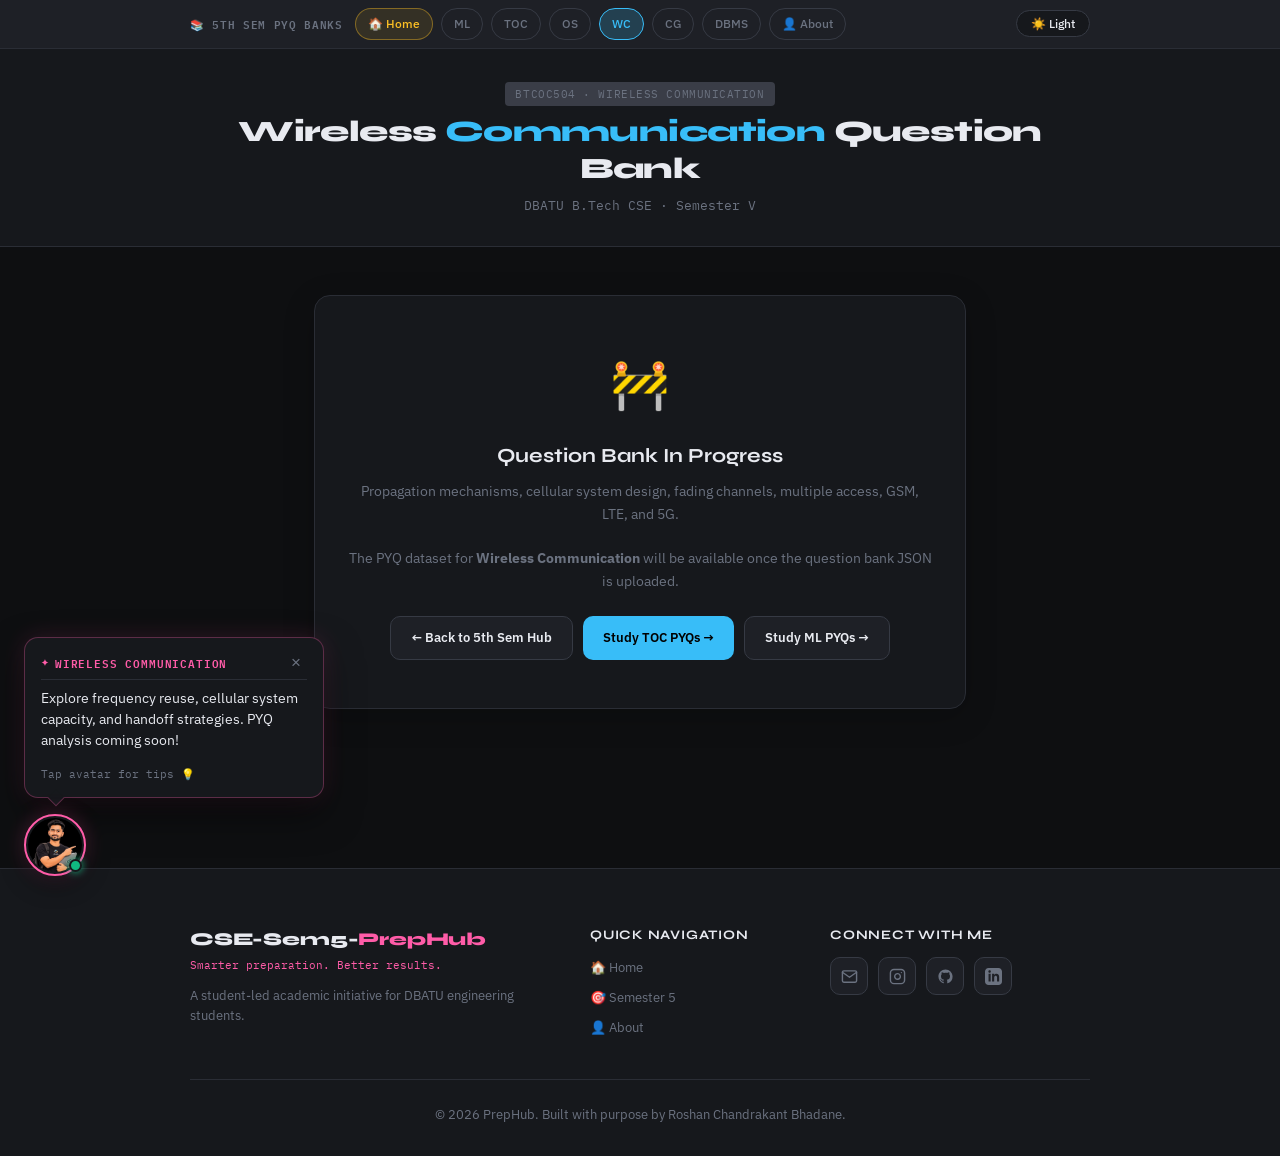
<file: wc.html>
<!DOCTYPE html>
<html lang="en">
<head>
<meta charset="UTF-8">
<meta name="viewport" content="width=device-width, initial-scale=1.0">
<title>Wireless Communication Question Bank – DBATU</title>
<link href="https://fonts.googleapis.com/css2?family=Syne:wght@400;600;700;800&family=IBM+Plex+Mono:wght@400;500&family=IBM+Plex+Sans:wght@300;400;500;600&display=swap" rel="stylesheet">
<link rel="stylesheet" href="assets/css/branding.css">
<link rel="stylesheet" href="assets/css/responsive.css">
<style>
  :root {
    --bg: #0e0f11;
    --surface: #16181c;
    --surface2: #1e2026;
    --border: #2a2d35;
    --border2: #363a44;
    --text: #e8eaf0;
    --muted: #6b7280;
    --faint: #3a3d47;
    --primary: #38bdf8;
    --primary-glow: color-mix(in srgb, #38bdf8 15%, transparent);
  }
  * { box-sizing: border-box; margin: 0; padding: 0; }
  html { scroll-behavior: smooth; }
  body {
    background: var(--bg); color: var(--text);
    font-family: 'IBM Plex Sans', sans-serif;
    font-size: 15px; line-height: 1.65; min-height: 100vh;
  }
  .nav-bar {
    background: var(--surface2); border-bottom: 1px solid var(--border);
    padding: 8px 1.5rem; display: flex; align-items: center; gap: 8px;
    position: sticky; top: 0; z-index: 101; backdrop-filter: blur(12px);
  }
  .nav-bar-inner { max-width: 900px; margin: 0 auto; width: 100%; display: flex; align-items: center; gap: 8px; flex-wrap: wrap; }
  .nav-label {
    font-family: 'IBM Plex Mono', monospace; font-size: 11px; color: var(--muted);
    letter-spacing: .06em; text-transform: uppercase; margin-right: 4px;
  }
  .nav-btn {
    display: inline-flex; align-items: center; gap: 6px; padding: 5px 14px;
    border-radius: 20px; font-size: 12px; font-weight: 500;
    font-family: 'IBM Plex Sans', sans-serif; cursor: pointer;
    border: 1px solid var(--border2); background: transparent;
    color: var(--muted); transition: all .15s ease; text-decoration: none;
  }
  .nav-btn:hover { background: var(--faint); color: var(--text); border-color: var(--primary); }
  .nav-btn.active { background: color-mix(in srgb, var(--primary) 20%, transparent); color: var(--primary); border-color: var(--primary); }
  .nav-btn.go-home {
    background: color-mix(in srgb, #fbbf24 10%, transparent);
    color: #fbbf24; border-color: color-mix(in srgb, #fbbf24 40%, transparent);
  }
  .nav-btn.go-home:hover {
    background: color-mix(in srgb, #fbbf24 20%, transparent);
    color: var(--text); border-color: #fbbf24;
  }
  .theme-toggle {
    margin-left: auto; display: inline-flex; align-items: center; gap: 6px;
    padding: 5px 14px; border-radius: 20px; font-size: 12px; font-weight: 500;
    font-family: 'IBM Plex Sans', sans-serif; cursor: pointer;
    border: 1px solid var(--border2); background: var(--surface); color: var(--text);
    transition: all .15s ease;
  }
  .theme-toggle:hover { border-color: var(--primary); }
  header {
    background: var(--surface); border-bottom: 1px solid var(--border);
    padding: 2.5rem 1.5rem 2rem;
  }
  .header-inner { max-width: 900px; margin: 0 auto; text-align: center; }
  .course-badge {
    font-family: 'IBM Plex Mono', monospace; font-size: 11px;
    background: var(--faint); color: var(--muted); padding: 3px 10px;
    border-radius: 4px; letter-spacing: .05em; display: inline-block; margin-bottom: 8px;
  }
  h1 { font-family: 'Syne', sans-serif; font-size: clamp(22px, 4vw, 32px); font-weight: 800; letter-spacing: -.02em; color: var(--text); line-height: 1.2; }
  h1 span { color: var(--primary); }
  .header-meta { font-size: 13px; color: var(--muted); margin-top: 8px; font-family: 'IBM Plex Mono', monospace; }
  main { max-width: 700px; margin: 3rem auto; padding: 0 1.5rem; text-align: center; }
  .coming-card {
    background: var(--surface); border: 1px solid var(--border); border-radius: 16px;
    padding: 3rem 2rem; box-shadow: 0 8px 32px rgba(0,0,0,0.2);
  }
  .coming-icon { font-size: 48px; margin-bottom: 1rem; }
  .coming-title { font-family: 'Syne', sans-serif; font-size: 20px; font-weight: 700; margin-bottom: 8px; color: var(--text); }
  .coming-desc { font-size: 14px; color: var(--muted); line-height: 1.6; margin-bottom: 1.5rem; }
  .coming-actions { display: flex; justify-content: center; gap: 10px; flex-wrap: wrap; }
  .coming-btn {
    display: inline-flex; align-items: center; gap: 8px; padding: 10px 20px;
    border-radius: 10px; font-size: 13px; font-weight: 600; text-decoration: none;
    transition: all .2s; font-family: 'IBM Plex Sans', sans-serif;
  }
  .btn-primary { background: var(--primary); color: #000; }
  .btn-primary:hover { opacity: .9; transform: translateY(-1px); }
  .btn-secondary { background: var(--surface2); color: var(--text); border: 1px solid var(--border2); }
  .btn-secondary:hover { background: var(--faint); }
  html.light {
    --bg: #eceff6; --surface: #ffffff; --surface2: #f4f6fb;
    --border: rgba(0,0,0,0.07); --border2: rgba(0,0,0,0.13);
    --text: #0c0e15; --muted: #5c6880; --faint: #e0e4ef;
  }
  html.light .nav-bar { background: rgba(255,255,255,0.88); border-bottom-color: rgba(0,0,0,0.07); }
  html.light header { background: #ffffff; border-bottom-color: rgba(0,0,0,0.07); }
  html.light .coming-card { background: #ffffff; border-color: rgba(0,0,0,0.07); box-shadow: 0 4px 20px rgba(0,0,0,0.06); }
</style>
</head>
<body>

<nav class="nav-bar">
  <div class="nav-bar-inner">
    <span class="nav-label">📚 5th Sem PYQ Banks</span>
    <a class="nav-btn go-home" href="index.html">🏠 Home</a>
    <a class="nav-btn" href="ml.html">ML</a>
    <a class="nav-btn" href="toc.html">TOC</a>
    <a class="nav-btn " href="os.html">OS</a>
    <a class="nav-btn active" href="wc.html">WC</a>
    <a class="nav-btn " href="cg.html">CG</a>
    <a class="nav-btn" href="dbms.html">DBMS</a>
    <a class="nav-btn" href="index.html#about" title="About Preparation Hub &amp; Creator">👤 About</a>
    <button class="theme-toggle" id="theme-toggle-btn" onclick="toggleTheme()">☀️ Light</button>
  </div>
</nav>

<header>
  <div class="header-inner">
    <span class="course-badge">BTCOC504 · WIRELESS COMMUNICATION</span>
    <h1>Wireless <span>Communication</span> Question Bank</h1>
    <div class="header-meta">DBATU B.Tech CSE · Semester V</div>
  </div>
</header>

<main>
  <div class="coming-card">
    <div class="coming-icon">🚧</div>
    <div class="coming-title">Question Bank In Progress</div>
    <div class="coming-desc">
      Propagation mechanisms, cellular system design, fading channels, multiple access, GSM, LTE, and 5G.<br><br>
      The PYQ dataset for <strong>Wireless Communication</strong> will be available once the question bank JSON is uploaded.
    </div>
    <div class="coming-actions">
      <a href="index.html" class="coming-btn btn-secondary">← Back to 5th Sem Hub</a>
      <a href="toc.html" class="coming-btn btn-primary">Study TOC PYQs →</a>
      <a href="ml.html" class="coming-btn btn-secondary">Study ML PYQs →</a>
    </div>
  </div>
</main>

<!-- ─── UNIFIED WEBSITE FOOTER ─── -->
<footer class="site-footer">
  <div class="footer-inner">
    <div class="footer-grid">
      <!-- Left: PrepHub Identity -->
      <div class="footer-col footer-col-brand">
        <div class="footer-brand-title">CSE-Sem5-<span>PrepHub</span></div>
        <span class="footer-tagline">Smarter preparation. Better results.</span>
        <p class="footer-desc">
          A student-led academic initiative for DBATU engineering students.
        </p>
      </div>

      <!-- Center: Quick Navigation -->
      <div class="footer-col footer-col-nav">
        <h4 class="footer-col-title">Quick Navigation</h4>
        <ul class="footer-links">
          <li><a href="index.html">🏠 Home</a></li>
          <li><a href="index.html">🎯 Semester 5</a></li>
          <li><a href="index.html#about">👤 About</a></li>
        </ul>
      </div>

      <!-- Right: Connect with Me -->
      <div class="footer-col footer-col-connect">
        <h4 class="footer-col-title">Connect with Me</h4>
        <div class="social-links-row" data-social-group="footer">
          <a href="mailto:bhadaneroshan27@gmail.com" class="social-icon-btn" aria-label="Send Email to Roshan" title="Email: bhadaneroshan27@gmail.com">
            <svg class="social-svg" viewBox="0 0 24 24" width="18" height="18" fill="none" stroke="currentColor" stroke-width="2" stroke-linecap="round" stroke-linejoin="round" aria-hidden="true">
              <path d="M4 4h16c1.1 0 2 .9 2 2v12c0 1.1-.9 2-2 2H4c-1.1 0-2-.9-2-2V6c0-1.1.9-2 2-2z"></path>
              <polyline points="22,6 12,13 2,6"></polyline>
            </svg>
          </a>
          <a href="https://www.instagram.com/roshan_bhadane_27/" target="_blank" rel="noopener noreferrer" class="social-icon-btn" aria-label="Roshan on Instagram" title="Instagram: @roshan_bhadane_27">
            <svg class="social-svg" viewBox="0 0 24 24" width="18" height="18" fill="none" stroke="currentColor" stroke-width="2" stroke-linecap="round" stroke-linejoin="round" aria-hidden="true">
              <rect x="2" y="2" width="20" height="20" rx="5" ry="5"></rect>
              <path d="M16 11.37A4 4 0 1 1 12.63 8 4 4 0 0 1 16 11.37z"></path>
              <line x1="17.5" y1="6.5" x2="17.51" y2="6.5"></line>
            </svg>
          </a>
          <a href="https://github.com/Roshan-Bhadane" target="_blank" rel="noopener noreferrer" class="social-icon-btn" aria-label="Roshan on GitHub" title="GitHub: @Roshan-Bhadane">
            <svg class="social-svg" viewBox="0 0 24 24" width="18" height="18" fill="currentColor" aria-hidden="true">
              <path fill-rule="evenodd" clip-rule="evenodd" d="M12 2C6.477 2 2 6.484 2 12.017c0 4.425 2.865 8.18 6.839 9.504.5.092.682-.217.682-.483 0-.237-.008-.868-.013-1.703-2.782.605-3.369-1.343-3.369-1.343-.454-1.158-1.11-1.466-1.11-1.466-.908-.62.069-.608.069-.608 1.003.07 1.53 1.032 1.53 1.032.892 1.53 2.341 1.088 2.91.832.092-.647.35-1.088.636-1.338-2.22-.253-4.555-1.113-4.555-4.951 0-1.093.39-1.988 1.029-2.688-.103-.253-.446-1.272.098-2.65 0 0 .84-.27 2.75 1.026A9.564 9.564 0 0112 6.844c.85.004 1.705.115 2.504.337 1.909-1.296 2.747-1.027 2.747-1.027.546 1.379.202 2.398.1 2.651.64.7 1.028 1.595 1.028 2.688 0 3.848-2.339 4.695-4.566 4.943.359.309.678.92.678 1.855 0 1.338-.012 2.419-.012 2.747 0 .268.18.58.688.482A10.019 10.019 0 0022 12.017C22 6.484 17.522 2 12 2z"></path>
            </svg>
          </a>
          <!-- Configurable LinkedIn profile URL -->
          <a href="https://www.linkedin.com/in/roshan-bhadane/" target="_blank" rel="noopener noreferrer" class="social-icon-btn" aria-label="Roshan on LinkedIn" title="LinkedIn: Roshan Bhadane">
            <svg class="social-svg" viewBox="0 0 24 24" width="18" height="18" fill="currentColor" aria-hidden="true">
              <path d="M19 0h-14c-2.761 0-5 2.239-5 5v14c0 2.761 2.239 5 5 5h14c2.762 0 5-2.239 5-5v-14c0-2.761-2.238-5-5-5zm-11 19h-3v-11h3v11zm-1.5-12.268c-.966 0-1.75-.79-1.75-1.764s.784-1.764 1.75-1.764 1.75.79 1.75 1.764-.783 1.764-1.75 1.764zm13.5 12.268h-3v-5.604c0-3.368-4-3.113-4 0v5.604h-3v-11h3v1.765c1.396-2.586 7-2.777 7 2.476v6.759z"/>
            </svg>
          </a>
        </div>
      </div>
    </div>

    <!-- Bottom Bar -->
    <div class="footer-bottom">
      <div>&copy; <span class="copyright-year">2026</span> PrepHub. Built with purpose by Roshan Chandrakant Bhadane.</div>
    </div>
  </div>
</footer>

<script>
(function() {
  if (localStorage.getItem('theme') === 'light') {
    document.documentElement.classList.add('light');
  }
})();
function toggleTheme() {
  const isLight = document.documentElement.classList.toggle('light');
  localStorage.setItem('theme', isLight ? 'light' : 'dark');
  const btn = document.getElementById('theme-toggle-btn');
  if (btn) btn.innerHTML = isLight ? '🌙 Dark' : '☀️ Light';
}
function initToggleIcon() {
  const btn = document.getElementById('theme-toggle-btn');
  if (btn && document.documentElement.classList.contains('light')) btn.innerHTML = '🌙 Dark';
}
initToggleIcon();
</script>
<script src="assets/js/branding.js" defer></script>
</body>
</html>
</file>
<file: assets/css/branding.css>
/* ═══════════════════════════════════════════════════════════════════
   CSE-Sem5-PrepHub — Dual Avatar System & Branding CSS
   - index.html: Prominent center-focused welcome experience
   - All other pages: Compact corner speech bubble assistant
   ═══════════════════════════════════════════════════════════════════ */

:root {
  --prephub-pink: #ff5ca8;
  --prephub-pink-glow: rgba(255, 92, 168, 0.25);
  --prephub-pink-hover: #ff75b8;
  --prephub-modal-bg: #16181c;
  --prephub-card-border: rgba(255, 92, 168, 0.28);
}

/* ═══════════════════════════════════════════════════════════════════
   1. SINGLE ASSISTANT ROOT CONTAINER
   ═══════════════════════════════════════════════════════════════════ */

#prephub-assistant {
  display: contents;
}

/* ═══════════════════════════════════════════════════════════════════
   HOMEPAGE ONLY — CENTER-FOCUSED CHARACTER MODAL
   ═══════════════════════════════════════════════════════════════════ */

.prephub-modal-backdrop {
  position: fixed;
  inset: 0;
  background: rgba(8, 10, 14, 0.72);
  backdrop-filter: blur(6px);
  -webkit-backdrop-filter: blur(6px);
  z-index: 99999;
  display: flex;
  align-items: center;
  justify-content: center;
  padding: 1.5rem;
  opacity: 0;
  pointer-events: none;
  transition: opacity 0.3s cubic-bezier(0.16, 1, 0.3, 1);
}

.prephub-modal-backdrop.active {
  opacity: 1;
  pointer-events: auto;
}

.prephub-center-modal {
  position: relative;
  max-width: 520px;
  width: 100%;
  display: flex;
  flex-direction: column;
  align-items: center;
  text-align: center;
  transform: scale(0.92) translateY(24px);
  opacity: 0;
  transition: transform 0.35s cubic-bezier(0.16, 1, 0.3, 1), opacity 0.35s cubic-bezier(0.16, 1, 0.3, 1);
  user-select: none;
}

.prephub-modal-backdrop.active .prephub-center-modal {
  transform: scale(1) translateY(0);
  opacity: 1;
}

.prephub-character-stage {
  position: relative;
  width: 100%;
  display: flex;
  justify-content: center;
  align-items: flex-end;
  height: 270px;
  margin-bottom: -22px;
  z-index: 2;
  filter: drop-shadow(0 14px 28px rgba(0, 0, 0, 0.6)) drop-shadow(0 0 32px var(--prephub-pink-glow));
}

.prephub-character-stage::after {
  content: '';
  position: absolute;
  bottom: 10px;
  width: 180px;
  height: 24px;
  background: radial-gradient(ellipse at center, rgba(255, 92, 168, 0.45) 0%, transparent 70%);
  border-radius: 50%;
  z-index: -1;
}

.prephub-character-img {
  height: 100%;
  max-height: 270px;
  width: auto;
  object-fit: contain;
  object-position: bottom center;
  animation: prephubSubtleFloat 3.8s ease-in-out infinite;
  transition: opacity 0.25s ease, transform 0.25s ease;
}

.prephub-dialogue-card {
  position: relative;
  width: 100%;
  background: var(--prephub-modal-bg);
  border: 1px solid var(--prephub-card-border);
  border-radius: 20px;
  padding: 32px 26px 20px;
  box-shadow: 0 24px 60px rgba(0, 0, 0, 0.75), 0 0 36px var(--prephub-pink-glow);
  z-index: 1;
  text-align: center;
}

.prephub-modal-close {
  position: absolute;
  top: 14px;
  right: 14px;
  width: 32px;
  height: 32px;
  border-radius: 50%;
  background: var(--surface2, #1e2026);
  border: 1px solid var(--border2, #363a44);
  color: var(--muted, #6b7280);
  font-size: 18px;
  line-height: 1;
  cursor: pointer;
  display: flex;
  align-items: center;
  justify-content: center;
  transition: all 0.15s ease;
  z-index: 10;
}

.prephub-modal-close:hover {
  background: var(--faint, #3a3d47);
  color: var(--text, #e8eaf0);
  border-color: var(--prephub-pink);
  transform: scale(1.08);
}

.prephub-dialogue-tag {
  display: inline-flex;
  align-items: center;
  gap: 6px;
  font-family: 'IBM Plex Mono', monospace;
  font-size: 11px;
  font-weight: 600;
  letter-spacing: 0.08em;
  text-transform: uppercase;
  color: var(--prephub-pink);
  background: rgba(255, 92, 168, 0.1);
  border: 1px solid rgba(255, 92, 168, 0.25);
  padding: 3px 12px;
  border-radius: 20px;
  margin-bottom: 12px;
}

.prephub-dialogue-text {
  font-family: 'IBM Plex Sans', -apple-system, sans-serif;
  font-size: 15.5px;
  line-height: 1.6;
  color: var(--text, #e8eaf0);
  margin: 0 0 18px;
  min-height: 50px;
  display: flex;
  align-items: center;
  justify-content: center;
}

.prephub-modal-actions {
  display: flex;
  flex-direction: column;
  gap: 14px;
  border-top: 1px solid var(--border, #2a2d35);
  padding-top: 14px;
}

.prephub-state-pills {
  display: flex;
  align-items: center;
  justify-content: center;
  flex-wrap: wrap;
  gap: 6px;
}

.state-pill {
  font-family: 'IBM Plex Sans', sans-serif;
  font-size: 11.5px;
  font-weight: 500;
  padding: 5px 11px;
  border-radius: 16px;
  background: var(--surface2, #1e2026);
  border: 1px solid var(--border, #2a2d35);
  color: var(--muted, #6b7280);
  cursor: pointer;
  transition: all 0.15s ease;
}

.state-pill:hover {
  color: var(--text, #e8eaf0);
  border-color: var(--prephub-pink);
}

.state-pill.active {
  background: rgba(255, 92, 168, 0.15);
  color: var(--prephub-pink);
  border-color: var(--prephub-pink);
  font-weight: 600;
}

.prephub-cta-btn {
  align-self: center;
  display: inline-flex;
  align-items: center;
  justify-content: center;
  gap: 8px;
  background: var(--prephub-pink);
  color: #0c0e15;
  font-family: 'Syne', sans-serif;
  font-size: 13.5px;
  font-weight: 700;
  letter-spacing: 0.02em;
  padding: 10px 24px;
  border-radius: 24px;
  border: none;
  cursor: pointer;
  box-shadow: 0 4px 16px var(--prephub-pink-glow);
  transition: transform 0.15s ease, box-shadow 0.15s ease, background 0.15s ease;
}

.prephub-cta-btn:hover {
  background: var(--prephub-pink-hover);
  transform: translateY(-2px);
  box-shadow: 0 8px 24px rgba(255, 92, 168, 0.45);
}

/* Minimized Floating Launcher for Homepage */
.prephub-minimized-launcher {
  position: fixed;
  bottom: 24px;
  left: 24px;
  z-index: 1000;
  width: 58px;
  height: 58px;
  border-radius: 50%;
  background: var(--surface, #16181c);
  border: 2px solid var(--prephub-pink);
  padding: 2px;
  cursor: pointer;
  display: flex;
  align-items: center;
  justify-content: center;
  box-shadow: 0 8px 26px rgba(0, 0, 0, 0.45), 0 0 18px var(--prephub-pink-glow);
  transition: transform 0.25s cubic-bezier(0.34, 1.56, 0.64, 1), box-shadow 0.25s ease;
  user-select: none;
}

.prephub-minimized-launcher:hover {
  transform: scale(1.1) translateY(-3px);
  box-shadow: 0 12px 32px rgba(0, 0, 0, 0.55), 0 0 28px rgba(255, 92, 168, 0.5);
}

.prephub-minimized-launcher:active {
  transform: scale(0.96);
}

.launcher-avatar-thumb {
  width: 100%;
  height: 100%;
  border-radius: 50%;
  object-fit: cover;
  object-position: top center;
  background: var(--surface2, #1e2026);
  display: block;
}

.launcher-pulse-dot {
  position: absolute;
  bottom: 2px;
  right: 2px;
  width: 13px;
  height: 13px;
  border-radius: 50%;
  background: #10b981;
  border: 2px solid var(--surface, #16181c);
  box-shadow: 0 0 8px #10b981;
}

.launcher-hover-label {
  position: absolute;
  left: 68px;
  background: var(--surface, #16181c);
  color: var(--text, #e8eaf0);
  border: 1px solid var(--prephub-card-border);
  padding: 5px 12px;
  border-radius: 14px;
  font-family: 'IBM Plex Sans', sans-serif;
  font-size: 11.5px;
  font-weight: 500;
  white-space: nowrap;
  pointer-events: none;
  opacity: 0;
  transform: translateX(-6px);
  transition: opacity 0.2s ease, transform 0.2s ease;
  box-shadow: 0 4px 16px rgba(0, 0, 0, 0.35);
}

.prephub-minimized-launcher:hover .launcher-hover-label {
  opacity: 1;
  transform: translateX(0);
}

/* ═══════════════════════════════════════════════════════════════════
   2. ALL OTHER PAGES — COMPACT CORNER AVATAR & SPEECH BUBBLE
   ═══════════════════════════════════════════════════════════════════ */

.prephub-corner-widget {
  position: fixed;
  bottom: 24px;
  left: 24px;
  z-index: 1000;
  display: flex;
  flex-direction: column;
  align-items: flex-start;
  font-family: 'IBM Plex Sans', -apple-system, sans-serif;
  user-select: none;
  animation: prephubCornerFadeIn 0.4s cubic-bezier(0.16, 1, 0.3, 1) forwards;
}

/* Corner Trigger Avatar */
.corner-avatar-btn {
  position: relative;
  width: 62px;
  height: 62px;
  border-radius: 50%;
  background: var(--surface, #16181c);
  border: 2px solid var(--prephub-pink);
  padding: 2px;
  cursor: pointer;
  display: flex;
  align-items: center;
  justify-content: center;
  box-shadow: 0 8px 24px rgba(0, 0, 0, 0.45), 0 0 20px var(--prephub-pink-glow);
  transition: transform 0.25s cubic-bezier(0.34, 1.56, 0.64, 1), box-shadow 0.25s ease;
}

.corner-avatar-btn:hover {
  transform: scale(1.1) translateY(-2px);
  box-shadow: 0 12px 30px rgba(0, 0, 0, 0.55), 0 0 26px rgba(255, 92, 168, 0.45);
}

.corner-avatar-btn:active {
  transform: scale(0.96);
}

.corner-avatar-img {
  width: 100%;
  height: 100%;
  border-radius: 50%;
  object-fit: cover;
  object-position: top center;
  background: var(--surface2, #1e2026);
  display: block;
}

.corner-status-dot {
  position: absolute;
  bottom: 2px;
  right: 2px;
  width: 13px;
  height: 13px;
  border-radius: 50%;
  background: #10b981;
  border: 2px solid var(--surface, #16181c);
  box-shadow: 0 0 8px #10b981;
}

/* Compact Speech Bubble */
.corner-speech-bubble {
  position: absolute;
  bottom: 78px;
  left: 0;
  width: 300px;
  max-width: calc(100vw - 48px);
  background: var(--surface, #16181c);
  border: 1px solid rgba(255, 92, 168, 0.3);
  border-radius: 14px;
  padding: 14px 16px;
  box-shadow: 0 16px 36px rgba(0, 0, 0, 0.5), 0 0 24px rgba(255, 92, 168, 0.15);
  transform-origin: bottom left;
  opacity: 0;
  transform: translateY(8px) scale(0.96);
  pointer-events: none;
  transition: opacity 0.25s cubic-bezier(0.16, 1, 0.3, 1), transform 0.25s cubic-bezier(0.16, 1, 0.3, 1);
}

.corner-speech-bubble.active {
  opacity: 1;
  transform: translateY(0) scale(1);
  pointer-events: auto;
}

/* Pointer Arrow */
.corner-speech-bubble::after {
  content: '';
  position: absolute;
  bottom: -7px;
  left: 25px;
  width: 12px;
  height: 12px;
  background: var(--surface, #16181c);
  border-right: 1px solid rgba(255, 92, 168, 0.3);
  border-bottom: 1px solid rgba(255, 92, 168, 0.3);
  transform: rotate(45deg);
}

/* Bubble Header */
.corner-bubble-header {
  display: flex;
  align-items: center;
  justify-content: space-between;
  margin-bottom: 8px;
  padding-bottom: 6px;
  border-bottom: 1px solid var(--border, #2a2d35);
}

.corner-bubble-tag {
  font-family: 'IBM Plex Mono', monospace;
  font-size: 10.5px;
  font-weight: 600;
  letter-spacing: 0.08em;
  text-transform: uppercase;
  color: var(--prephub-pink);
  display: flex;
  align-items: center;
  gap: 5px;
}

.corner-bubble-tag::before {
  content: '✦';
  font-size: 9px;
}

.corner-bubble-close {
  background: transparent;
  border: none;
  color: var(--muted, #6b7280);
  font-size: 17px;
  line-height: 1;
  cursor: pointer;
  padding: 2px 6px;
  border-radius: 4px;
  transition: all 0.15s ease;
}

.corner-bubble-close:hover {
  color: var(--text, #e8eaf0);
  background: var(--faint, #3a3d47);
}

/* Bubble Message */
.corner-bubble-message {
  font-size: 13.5px;
  line-height: 1.55;
  color: var(--text, #e8eaf0);
  margin-bottom: 8px;
}

/* Bubble Footer */
.corner-bubble-footer {
  display: flex;
  align-items: center;
  justify-content: space-between;
  margin-top: 4px;
  padding-top: 6px;
  font-size: 11px;
  color: var(--muted, #6b7280);
  font-family: 'IBM Plex Mono', monospace;
}

@keyframes prephubCornerFadeIn {
  from {
    opacity: 0;
    transform: translateY(16px);
  }
  to {
    opacity: 1;
    transform: translateY(0);
  }
}

/* ═══════════════════════════════════════════════════════════════════
   3. ABOUT SECTION (index.html)
   ═══════════════════════════════════════════════════════════════════ */

.about-section {
  margin: 4.5rem 0 2rem;
  padding: clamp(2rem, 4vw, 3.25rem) clamp(1.5rem, 3.5vw, 2.75rem);
  background: var(--surface, #16181c);
  border: 1px solid var(--border, #2a2d35);
  border-radius: 22px;
  position: relative;
  overflow: hidden;
  box-shadow: 0 10px 36px rgba(0, 0, 0, 0.35);
}

.about-section::before {
  content: '';
  position: absolute;
  top: 0;
  left: 0;
  right: 0;
  height: 3px;
  background: linear-gradient(90deg, transparent, var(--prephub-pink), #34d399, transparent);
}

.about-grid {
  display: grid;
  grid-template-columns: 290px 1fr;
  gap: clamp(2rem, 4vw, 3.5rem);
  align-items: start;
}

.about-visual-column {
  display: flex;
  flex-direction: column;
  align-items: center;
  text-align: center;
}

.about-avatar-card {
  position: relative;
  width: 220px;
  height: 235px;
  border-radius: 20px;
  background: linear-gradient(145deg, #181b20, #131518);
  border: 1px solid rgba(255, 92, 168, 0.32);
  padding: 8px;
  display: flex;
  align-items: center;
  justify-content: center;
  box-shadow: 0 16px 36px rgba(0, 0, 0, 0.45), 0 0 20px rgba(255, 92, 168, 0.12);
  transition: transform 0.25s ease, box-shadow 0.25s ease, border-color 0.25s ease;
}

.about-avatar-card:hover {
  transform: translateY(-2px);
  border-color: rgba(255, 92, 168, 0.5);
  box-shadow: 0 20px 44px rgba(0, 0, 0, 0.55), 0 0 28px rgba(255, 92, 168, 0.2);
}

.about-avatar-img {
  width: 100%;
  height: 100%;
  object-fit: cover;
  object-position: top center;
  border-radius: 14px;
}

.about-creator-name {
  font-family: 'Syne', sans-serif;
  font-size: 15px;
  font-weight: 800;
  letter-spacing: 0.05em;
  text-transform: uppercase;
  color: var(--text, #e8eaf0);
  margin-top: 15px;
  line-height: 1.35;
}

.about-creator-role {
  font-family: 'IBM Plex Mono', monospace;
  font-size: 12px;
  font-weight: 600;
  color: var(--prephub-pink);
  margin-top: 4px;
  letter-spacing: 0.02em;
}

.about-credentials-badges {
  display: flex;
  flex-direction: column;
  gap: 7px;
  width: 100%;
  max-width: 230px;
  margin-top: 14px;
}

.cred-badge {
  font-family: 'IBM Plex Sans', sans-serif;
  font-size: 11px;
  font-weight: 500;
  padding: 6px 12px;
  border-radius: 20px;
  background: var(--surface2, #1e2026);
  border: 1px solid var(--border2, #363a44);
  color: var(--muted, #9ca3af);
  display: inline-flex;
  align-items: center;
  justify-content: center;
  text-align: center;
  transition: all 0.2s ease;
}

.cred-badge:hover {
  border-color: var(--prephub-pink);
  color: var(--text, #e8eaf0);
  transform: translateY(-1px);
}

.cred-badge.highlight {
  background: rgba(255, 92, 168, 0.09);
  border-color: rgba(255, 92, 168, 0.35);
  color: var(--prephub-pink);
  font-weight: 600;
}

.about-creator-bio {
  font-size: 12px;
  line-height: 1.55;
  color: var(--muted, #9ca3af);
  margin-top: 10px;
  max-width: 230px;
  text-align: center;
}

.about-connect {
  margin-top: 14px;
  width: 100%;
  max-width: 230px;
  display: flex;
  flex-direction: column;
  align-items: center;
  gap: 8px;
}

.about-connect-title {
  font-family: 'Syne', sans-serif;
  font-size: 11px;
  font-weight: 700;
  letter-spacing: 0.08em;
  text-transform: uppercase;
  color: var(--muted, #9ca3af);
}

.social-links-row {
  display: flex;
  align-items: center;
  justify-content: center;
  gap: 10px;
}

.social-icon-btn {
  width: 38px;
  height: 38px;
  border-radius: 10px;
  background: var(--surface2, #1e2026);
  border: 1px solid var(--border2, #363a44);
  color: var(--muted, #9ca3af);
  display: inline-flex;
  align-items: center;
  justify-content: center;
  text-decoration: none;
  transition: all 0.2s cubic-bezier(0.16, 1, 0.3, 1);
}

.social-icon-btn:hover {
  border-color: var(--prephub-pink);
  color: var(--prephub-pink);
  background: rgba(255, 92, 168, 0.08);
  transform: translateY(-2px);
  box-shadow: 0 4px 14px rgba(255, 92, 168, 0.2);
}

.social-icon-btn:focus-visible {
  outline: 2px solid var(--prephub-pink);
  outline-offset: 2px;
}

.social-svg {
  width: 17px;
  height: 17px;
  display: block;
  transition: transform 0.2s ease;
}

.social-icon-btn:hover .social-svg {
  transform: scale(1.08);
}

.about-content-column {
  display: flex;
  flex-direction: column;
  gap: 1.4rem;
}

.about-eyebrow {
  font-family: 'IBM Plex Mono', monospace;
  font-size: 11px;
  font-weight: 600;
  letter-spacing: 0.1em;
  text-transform: uppercase;
  color: var(--prephub-pink);
}

.about-title {
  font-family: 'Syne', sans-serif;
  font-size: clamp(24px, 3.5vw, 32px);
  font-weight: 800;
  letter-spacing: -0.02em;
  color: var(--text, #e8eaf0);
  line-height: 1.15;
  margin: -6px 0 0;
}

.about-subtitle {
  font-size: 15px;
  color: var(--muted, #6b7280);
  font-weight: 500;
  margin: -8px 0 2px;
}

.about-block {
  display: flex;
  flex-direction: column;
  gap: 8px;
}

.about-block-title {
  font-family: 'Syne', sans-serif;
  font-size: 15px;
  font-weight: 700;
  color: var(--text, #e8eaf0);
  margin-bottom: 2px;
  display: flex;
  align-items: center;
  gap: 8px;
}

.about-block-title::before {
  content: '';
  width: 3px;
  height: 14px;
  background: var(--prephub-pink);
  border-radius: 2px;
  display: inline-block;
}

.about-text {
  font-size: 14px;
  line-height: 1.7;
  color: color-mix(in srgb, var(--text, #e8eaf0) 90%, transparent);
  margin: 0;
}

.about-tech-line {
  font-family: 'IBM Plex Mono', monospace;
  font-size: 11.5px;
  line-height: 1.5;
  color: var(--muted, #9ca3af);
  padding: 7px 12px;
  background: rgba(255, 255, 255, 0.02);
  border-left: 2px solid var(--border2, #363a44);
  border-radius: 0 6px 6px 0;
  margin-top: 6px;
}

.about-tech-line .tech-label {
  color: var(--prephub-pink);
  font-weight: 600;
  margin-right: 4px;
}

.about-purpose-grid {
  display: grid;
  grid-template-columns: repeat(2, 1fr);
  gap: 10px;
  margin-top: 6px;
}

.about-purpose-card {
  background: var(--surface2, #1e2026);
  border: 1px solid var(--border, #2a2d35);
  border-radius: 10px;
  padding: 10px 14px;
  display: flex;
  align-items: flex-start;
  gap: 10px;
  transition: border-color 0.2s ease, transform 0.2s ease;
}

.about-purpose-card:hover {
  border-color: rgba(255, 92, 168, 0.4);
  transform: translateY(-2px);
}

.about-purpose-icon {
  font-size: 17px;
  line-height: 1;
  flex-shrink: 0;
  margin-top: 2px;
}

.about-purpose-info strong {
  display: block;
  font-size: 12.5px;
  font-weight: 600;
  color: var(--text, #e8eaf0);
}

.about-purpose-info span {
  display: block;
  font-size: 11px;
  color: var(--muted, #9ca3af);
  line-height: 1.4;
  margin-top: 2px;
}

.about-quote-box {
  background: linear-gradient(145deg, var(--surface2, #1e2026), rgba(255, 92, 168, 0.03));
  border-left: 3px solid var(--prephub-pink);
  border-top: 1px solid rgba(255, 92, 168, 0.12);
  border-right: 1px solid rgba(255, 92, 168, 0.12);
  border-bottom: 1px solid rgba(255, 92, 168, 0.12);
  border-radius: 0 14px 14px 0;
  padding: 18px 22px;
  margin-top: 4px;
}

.about-quote-text {
  font-size: 13.5px;
  font-style: italic;
  color: var(--text, #e8eaf0);
  line-height: 1.65;
  margin: 0;
}

.about-signature-line {
  margin-top: 10px;
  font-family: 'Syne', sans-serif;
  font-weight: 700;
  font-size: 13px;
  color: var(--prephub-pink);
  letter-spacing: 0.02em;
}

/* ═══════════════════════════════════════════════════════════════════
   4. UNIFIED WEBSITE FOOTER
   ═══════════════════════════════════════════════════════════════════ */

.site-footer {
  width: 100%;
  background: var(--surface, #16181c);
  border-top: 1px solid var(--border, #2a2d35);
  padding: 3.5rem 1.5rem 2rem;
  margin-top: 4rem;
  color: var(--muted, #6b7280);
  font-family: 'IBM Plex Sans', -apple-system, sans-serif;
  font-size: 13.5px;
  line-height: 1.6;
}

.footer-inner {
  max-width: 900px;
  margin: 0 auto;
}

.footer-grid {
  display: grid;
  grid-template-columns: 1.8fr 1fr 1.3fr;
  gap: 2.5rem;
  margin-bottom: 2.5rem;
}

.footer-col-connect .social-links-row {
  justify-content: flex-start;
  margin-top: 10px;
}

.footer-col-title {
  font-family: 'Syne', sans-serif;
  font-size: 13px;
  font-weight: 700;
  letter-spacing: 0.06em;
  text-transform: uppercase;
  color: var(--text, #e8eaf0);
  margin-bottom: 12px;
}

.footer-brand-title {
  font-family: 'Syne', sans-serif;
  font-size: 18px;
  font-weight: 800;
  color: var(--text, #e8eaf0);
  letter-spacing: -0.01em;
  margin-bottom: 4px;
}

.footer-brand-title span {
  color: var(--prephub-pink);
}

.footer-tagline {
  font-family: 'IBM Plex Mono', monospace;
  font-size: 11px;
  color: var(--prephub-pink);
  margin-bottom: 10px;
  display: block;
}

.footer-desc {
  font-size: 12.5px;
  line-height: 1.6;
  color: var(--muted, #6b7280);
  margin: 0;
}

.footer-links {
  list-style: none;
  padding: 0;
  margin: 0;
  display: flex;
  flex-direction: column;
  gap: 8px;
}

.footer-links li a {
  color: var(--muted, #6b7280);
  text-decoration: none;
  font-size: 13px;
  transition: color 0.15s ease, transform 0.15s ease;
  display: inline-flex;
  align-items: center;
  gap: 6px;
}

.footer-links li a:hover {
  color: var(--prephub-pink);
  transform: translateX(2px);
}

.footer-bottom {
  border-top: 1px solid var(--border, #2a2d35);
  padding-top: 1.5rem;
  display: flex;
  align-items: center;
  justify-content: center;
  text-align: center;
  font-size: 12.5px;
  color: var(--muted, #6b7280);
  font-family: 'IBM Plex Sans', -apple-system, sans-serif;
}

/* ═══════════════════════════════════════════════════════════════════
   5. LIGHT THEME OVERRIDES
   ═══════════════════════════════════════════════════════════════════ */

html.light {
  --prephub-modal-bg: #ffffff;
  --prephub-card-border: rgba(255, 92, 168, 0.4);
}

html.light .prephub-modal-backdrop {
  background: rgba(230, 235, 245, 0.75);
}

html.light .prephub-dialogue-card {
  box-shadow: 0 24px 60px rgba(0, 0, 0, 0.18), 0 0 24px rgba(255, 92, 168, 0.15);
}

html.light .prephub-minimized-launcher,
html.light .corner-avatar-btn {
  background: #ffffff;
  box-shadow: 0 8px 24px rgba(0, 0, 0, 0.15), 0 0 16px rgba(255, 92, 168, 0.25);
}

html.light .corner-speech-bubble {
  background: #ffffff;
  border-color: rgba(255, 92, 168, 0.35);
  box-shadow: 0 16px 36px rgba(0, 0, 0, 0.14), 0 0 20px rgba(255, 92, 168, 0.15);
}

html.light .corner-speech-bubble::after {
  background: #ffffff;
  border-right-color: rgba(255, 92, 168, 0.35);
  border-bottom-color: rgba(255, 92, 168, 0.35);
}

html.light .launcher-hover-label {
  background: #ffffff;
  color: #0c0e15;
  box-shadow: 0 4px 16px rgba(0, 0, 0, 0.12);
}

html.light .state-pill {
  background: #f4f6fb;
  border-color: rgba(0, 0, 0, 0.08);
}

html.light .about-section {
  background: #ffffff;
  border-color: rgba(0, 0, 0, 0.08);
  box-shadow: 0 6px 24px rgba(0, 0, 0, 0.06);
}

html.light .about-avatar-card {
  background: #f4f6fb;
  border-color: rgba(255, 92, 168, 0.35);
  box-shadow: 0 12px 28px rgba(0, 0, 0, 0.08);
}

html.light .about-creator-name {
  color: #0c0e15;
}

html.light .cred-badge {
  background: #f4f6fb;
  border-color: rgba(0, 0, 0, 0.08);
  color: #4b5563;
}

html.light .cred-badge.highlight {
  background: rgba(255, 92, 168, 0.08);
  border-color: rgba(255, 92, 168, 0.35);
  color: #ff5ca8;
}

html.light .about-tech-line {
  background: #f8f9fc;
  border-left-color: rgba(0, 0, 0, 0.15);
  color: #4b5563;
}

html.light .about-tech-line strong {
  color: #111827;
}

html.light .about-purpose-card {
  background: #f8f9fc;
  border-color: rgba(0, 0, 0, 0.08);
}

html.light .about-purpose-info strong {
  color: #0c0e15;
}

html.light .about-purpose-info span {
  color: #6b7280;
}

html.light .about-quote-box {
  background: #fdf2f8;
  border-color: rgba(255, 92, 168, 0.25);
}

html.light .about-quote-text {
  color: #1f2937;
}

html.light .about-creator-bio {
  color: #6b7280;
}

html.light .about-connect-title {
  color: #6b7280;
}

html.light .social-icon-btn {
  background: #f4f6fb;
  border-color: rgba(0, 0, 0, 0.1);
  color: #4b5563;
}

html.light .social-icon-btn:hover {
  background: rgba(255, 92, 168, 0.08);
  border-color: var(--prephub-pink);
  color: var(--prephub-pink);
  box-shadow: 0 4px 14px rgba(255, 92, 168, 0.18);
}

html.light .site-footer {
  background: #ffffff;
  border-top-color: rgba(0, 0, 0, 0.08);
}

html.light .footer-bottom {
  border-top-color: rgba(0, 0, 0, 0.08);
  color: #6b7280;
}

/* ═══════════════════════════════════════════════════════════════════
   6. RESPONSIVE LAYOUT & ACCESSIBILITY
   ═══════════════════════════════════════════════════════════════════ */

@media (max-width: 820px) {
  .footer-grid {
    grid-template-columns: 1fr 1fr;
    gap: 2rem;
  }
  .footer-col-connect {
    grid-column: span 2;
  }
}

@media (max-width: 768px) {
  .about-grid {
    grid-template-columns: 1fr;
    gap: 2.25rem;
  }

  .about-visual-column {
    margin: 0 auto;
    text-align: center;
  }

  .about-content-column {
    text-align: left;
  }

  .about-block-title {
    justify-content: flex-start;
  }

  .about-quote-box {
    text-align: left;
  }
}

@media (max-width: 560px) {
  .about-purpose-grid {
    grid-template-columns: 1fr;
    gap: 0.75rem;
  }
}

@media (max-width: 600px) {
  .prephub-character-stage {
    height: 220px;
    margin-bottom: -18px;
  }

  .prephub-character-img {
    max-height: 220px;
  }

  .prephub-dialogue-card {
    padding: 24px 18px 16px;
  }

  .prephub-dialogue-text {
    font-size: 14px;
    min-height: auto;
  }

  .prephub-minimized-launcher,
  .prephub-corner-widget {
    bottom: 16px;
    left: 16px;
  }

  .prephub-minimized-launcher,
  .corner-avatar-btn {
    width: 52px;
    height: 52px;
  }

  .corner-speech-bubble {
    bottom: 68px;
    left: 0;
    width: 270px;
    padding: 12px;
  }

  .launcher-hover-label {
    display: none;
  }

  .footer-grid {
    grid-template-columns: 1fr;
    gap: 1.75rem;
  }

  .footer-col-connect {
    grid-column: span 1;
  }

  .footer-bottom {
    flex-direction: column;
    text-align: center;
    gap: 8px;
  }

  .about-section {
    padding: 2rem 1.25rem;
  }
}

@media (prefers-reduced-motion: reduce) {
  .prephub-character-img {
    animation: none !important;
  }
  .prephub-center-modal,
  .prephub-modal-backdrop,
  .prephub-minimized-launcher,
  .prephub-corner-widget,
  .corner-speech-bubble {
    transition: none !important;
    animation: none !important;
  }
}
</file>
<file: assets/css/responsive.css>
/* ═══════════════════════════════════════════════════════════════════
   CSE-Sem5-PrepHub — Master Responsive Optimization Stylesheet
   Covers breakpoints:
     - Extra Small Mobile : 320px – 374px (iPhone SE, small devices)
     - Standard Mobile    : 375px – 480px (iPhone 12/13/14, Pixel, Galaxy)
     - Large Mobile       : 481px – 767px (Large phones, mini tablets)
     - Tablet             : 768px – 1024px (iPad, Android tablets, iPad Air)
     - Laptop             : 1025px – 1440px (13" & 15" laptops, 1366px displays)
     - Large Desktop      : 1441px+ (1080p Full HD 1920px, 2K/4K monitors)
   ═══════════════════════════════════════════════════════════════════ */

/* ─── 1. GLOBAL VIEWPORT & OVERFLOW CONSTRAINTS ─── */
html,
body {
  width: 100% !important;
  max-width: 100% !important;
  overflow-x: hidden !important;
  margin: 0;
  padding: 0;
  min-height: 100vh;
  min-height: 100dvh;
}

*,
*::before,
*::after {
  box-sizing: border-box;
}

img,
svg,
video,
canvas {
  max-width: 100%;
  height: auto;
}

/* ─── 2. REUSABLE CONTAINER WIDTH CONSTRAINTS ─── */
.nav-bar-inner,
.header-inner,
.controls-bar,
.freq-table,
.unit,
.wrap,
.footer-container {
  width: 100% !important;
  max-width: 900px !important;
  margin-left: auto !important;
  margin-right: auto !important;
}

/* Homepage wider container for 3-card grid */
.container {
  width: 100% !important;
  max-width: 1100px !important;
  margin-left: auto !important;
  margin-right: auto !important;
}

/* ─── 3. NAVIGATION BAR RESPONSIVENESS ─── */
.nav-bar {
  width: 100% !important;
  max-width: 100vw !important;
  box-sizing: border-box;
  padding: 8px clamp(12px, 3vw, 24px) !important;
}

.nav-bar-inner {
  display: flex !important;
  align-items: center !important;
  gap: 8px !important;
  width: 100% !important;
}

.nav-label {
  flex-shrink: 0;
  font-family: 'IBM Plex Mono', monospace;
  font-size: 12px;
  font-weight: 600;
  color: var(--muted, #6b7280);
  white-space: nowrap;
}

.nav-btn {
  flex-shrink: 0;
  white-space: nowrap;
  font-size: 12px !important;
  padding: 5px 12px !important;
}

.theme-toggle {
  flex-shrink: 0;
  white-space: nowrap;
  margin-left: auto;
}

/* ─── 4. HERO SECTION & HEADER ─── */
header {
  width: 100% !important;
  box-sizing: border-box;
  padding: clamp(1.25rem, 3.5vw, 2rem) clamp(1rem, 3.5vw, 1.5rem) !important;
}

.header-top h1,
h1 {
  font-size: clamp(1.35rem, 4.5vw, 1.85rem) !important;
  line-height: 1.25 !important;
  word-break: break-word;
  overflow-wrap: break-word;
}

.course-badge {
  font-size: clamp(10px, 2.5vw, 11px) !important;
  white-space: normal !important;
  word-break: break-word;
  display: inline-block;
  margin-bottom: 8px;
}

.header-meta {
  font-size: clamp(11px, 2.6vw, 12.5px) !important;
  line-height: 1.45 !important;
  word-break: break-word;
}

/* Stats Pill Badges */
.stats {
  display: flex !important;
  flex-wrap: wrap !important;
  gap: 8px !important;
  margin-top: 14px !important;
  width: 100% !important;
}

.stat {
  box-sizing: border-box;
  font-size: clamp(11px, 2.5vw, 12px) !important;
  padding: 6px 12px !important;
  white-space: nowrap;
}

/* ─── 5. CONTROLS BAR & UNIT FILTER TABS ─── */
.controls-bar {
  width: 100% !important;
  box-sizing: border-box;
  padding: 1rem clamp(1rem, 3.5vw, 1.5rem) 0 !important;
}

.filter-bar {
  display: flex !important;
  gap: 6px !important;
  align-items: center !important;
  width: 100% !important;
}

.tab {
  flex-shrink: 0;
  font-size: 12px !important;
  padding: 6px 13px !important;
  white-space: nowrap;
  touch-action: manipulation;
}

.search-box {
  width: 100% !important;
}

.search-box input,
.search-input {
  width: 100% !important;
  box-sizing: border-box !important;
  font-size: 13.5px !important;
}

/* ─── 6. FREQUENCY TABLES (NO HORIZONTAL SPILLOVER) ─── */
main {
  width: 100% !important;
  box-sizing: border-box;
  padding-left: clamp(1rem, 3.5vw, 1.5rem) !important;
  padding-right: clamp(1rem, 3.5vw, 1.5rem) !important;
  padding-bottom: 95px !important; /* Safety cushion for floating progress & avatar widgets */
}

.freq-table {
  width: 100% !important;
  box-sizing: border-box;
  overflow-x: auto !important;
  -webkit-overflow-scrolling: touch !important;
  border-radius: 12px !important;
  margin-bottom: 2rem !important;
}

.freq-table table {
  width: 100% !important;
  min-width: 540px !important; /* Table scrolls gracefully inside its own card container */
  border-collapse: collapse !important;
}

.freq-table th,
.freq-table td {
  padding: 10px 12px !important;
  font-size: 12.5px !important;
}

/* ─── 7. QUESTION CARDS & TOPIC GROUPS ─── */
.unit {
  width: 100% !important;
  box-sizing: border-box;
  margin-bottom: 2.25rem !important;
}

.unit-header {
  box-sizing: border-box;
  padding: clamp(10px, 3vw, 14px) clamp(12px, 3vw, 16px) !important;
}

.unit-title {
  font-size: clamp(14px, 3.8vw, 17px) !important;
  line-height: 1.3 !important;
}

.unit-sub {
  font-size: clamp(11px, 2.8vw, 12px) !important;
}

.q-card {
  width: 100% !important;
  box-sizing: border-box !important;
  display: flex !important;
  gap: clamp(8px, 2.5vw, 14px) !important;
  padding: clamp(10px, 2.5vw, 14px) clamp(10px, 2.5vw, 16px) !important;
}

.q-body {
  min-width: 0 !important;
  flex: 1 !important;
}

.q-text {
  font-size: clamp(13px, 2.9vw, 14.5px) !important;
  line-height: 1.55 !important;
  word-break: break-word !important;
  overflow-wrap: break-word !important;
}

.q-meta {
  display: flex !important;
  flex-wrap: wrap !important;
  gap: 5px !important;
  align-items: center !important;
}

.badge {
  font-size: clamp(10px, 2.3vw, 11px) !important;
  padding: 2px 7px !important;
  white-space: normal !important;
  word-break: break-word !important;
}

/* ─── 8. FLOATING PROGRESS WIDGET ─── */
.progress-wrap {
  box-sizing: border-box;
  z-index: 990 !important;
}

/* ─── 9. HOMEPAGE PORTALS & ABOUT SECTION ─── */
.portals-grid {
  display: grid;
  width: 100% !important;
  box-sizing: border-box;
}

.portal-card {
  width: 100% !important;
  box-sizing: border-box !important;
}

.about-section {
  width: 100% !important;
  box-sizing: border-box !important;
}

.about-grid {
  display: grid;
  width: 100% !important;
  box-sizing: border-box;
}

/* ═══════════════════════════════════════════════════════════════════
   RESPONSIVE BREAKPOINTS
   ═══════════════════════════════════════════════════════════════════ */

/* ─── TABLET & MOBILE (< 1024px) ─── */
@media (max-width: 1024px) {
  .portals-grid {
    grid-template-columns: repeat(2, 1fr) !important;
    gap: 1.25rem !important;
  }
}

/* ─── MOBILE PHONES & TABLETS (< 768px) ─── */
@media (max-width: 767px) {
  /* Navbar: Smooth touch-scrollable pill track */
  .nav-bar-inner {
    overflow-x: auto !important;
    flex-wrap: nowrap !important;
    -webkit-overflow-scrolling: touch !important;
    scrollbar-width: none !important;
    -ms-overflow-style: none !important;
    padding-bottom: 2px !important;
  }

  .nav-bar-inner::-webkit-scrollbar {
    display: none !important;
  }

  .nav-label {
    font-size: 11px !important;
    padding-right: 4px;
  }

  .nav-btn {
    padding: 5px 10px !important;
    font-size: 11.5px !important;
  }

  .theme-toggle {
    padding: 5px 10px !important;
    font-size: 11.5px !important;
  }

  /* Unit Filter Bar: Smooth touch-scrollable track */
  .filter-bar {
    overflow-x: auto !important;
    flex-wrap: nowrap !important;
    -webkit-overflow-scrolling: touch !important;
    scrollbar-width: none !important;
    -ms-overflow-style: none !important;
    padding-bottom: 6px !important;
  }

  .filter-bar::-webkit-scrollbar {
    display: none !important;
  }

  .tab {
    padding: 5px 11px !important;
    font-size: 11.5px !important;
  }

  /* Unit Header: Wrap gracefully */
  .unit-header {
    flex-wrap: wrap !important;
    gap: 10px !important;
  }

  .unit-hrs {
    margin-left: auto;
    font-size: 11px !important;
  }

  /* Homepage single column cards */
  .portals-grid {
    grid-template-columns: 1fr !important;
    gap: 1rem !important;
  }

  /* About section stacked */
  .about-grid {
    grid-template-columns: 1fr !important;
    gap: 2rem !important;
  }

  .about-visual-column {
    margin: 0 auto;
    max-width: 260px;
  }

  /* Compact progress widget */
  .progress-wrap {
    bottom: 14px !important;
    right: 14px !important;
    padding: 8px 12px !important;
    min-width: 125px !important;
    font-size: 11px !important;
  }

  .progress-wrap #pct {
    font-size: 11.5px !important;
  }

  .progress-wrap #psub {
    font-size: 9.5px !important;
  }

  /* Corner Assistant */
  .prephub-corner-widget {
    bottom: 14px !important;
    left: 14px !important;
  }

  .corner-avatar-btn {
    width: 52px !important;
    height: 52px !important;
  }

  .corner-speech-bubble {
    width: calc(100vw - 28px) !important;
    max-width: 320px !important;
    bottom: 66px !important;
    left: 0 !important;
    padding: 12px 14px !important;
  }

  /* Stats cards in hero */
  .stats .stat {
    flex: 1 1 calc(50% - 6px) !important;
    min-width: 125px !important;
    justify-content: center !important;
    text-align: center !important;
  }

  /* Footer on mobile */
  .footer-grid {
    grid-template-columns: 1fr !important;
    gap: 1.75rem !important;
  }

  .footer-bottom {
    flex-direction: column !important;
    gap: 8px !important;
    text-align: center !important;
  }
}

/* ─── EXTRA SMALL MOBILE (< 375px: iPhone SE, 320px) ─── */
@media (max-width: 374px) {
  header,
  .controls-bar,
  main {
    padding-left: 10px !important;
    padding-right: 10px !important;
  }

  .stats .stat {
    flex: 1 1 100% !important;
    min-width: 100% !important;
  }

  .q-card {
    padding: 8px 10px !important;
    gap: 8px !important;
  }

  .q-num {
    min-width: 24px !important;
    font-size: 11px !important;
  }

  .check-box {
    width: 18px !important;
    height: 18px !important;
  }

  .progress-wrap {
    bottom: 10px !important;
    right: 10px !important;
    padding: 6px 10px !important;
    min-width: 110px !important;
  }

  .prephub-corner-widget {
    bottom: 10px !important;
    left: 10px !important;
  }

  .corner-avatar-btn {
    width: 46px !important;
    height: 46px !important;
  }

  .corner-speech-bubble {
    width: calc(100vw - 20px) !important;
    max-width: 295px !important;
    bottom: 58px !important;
    font-size: 11.5px !important;
    padding: 10px 12px !important;
  }

  .prephub-center-modal {
    max-width: 95vw !important;
  }

  .prephub-character-stage {
    height: 170px !important;
  }

  .prephub-dialogue-text {
    font-size: 12.5px !important;
  }
}

/* ─── LARGE DESKTOP (1441px+) ─── */
@media (min-width: 1441px) {
  .nav-bar-inner,
  .header-inner,
  .controls-bar,
  .freq-table,
  .unit,
  .wrap,
  .footer-container {
    max-width: 960px !important;
  }

  .container {
    max-width: 1200px !important;
  }
}
</file>
